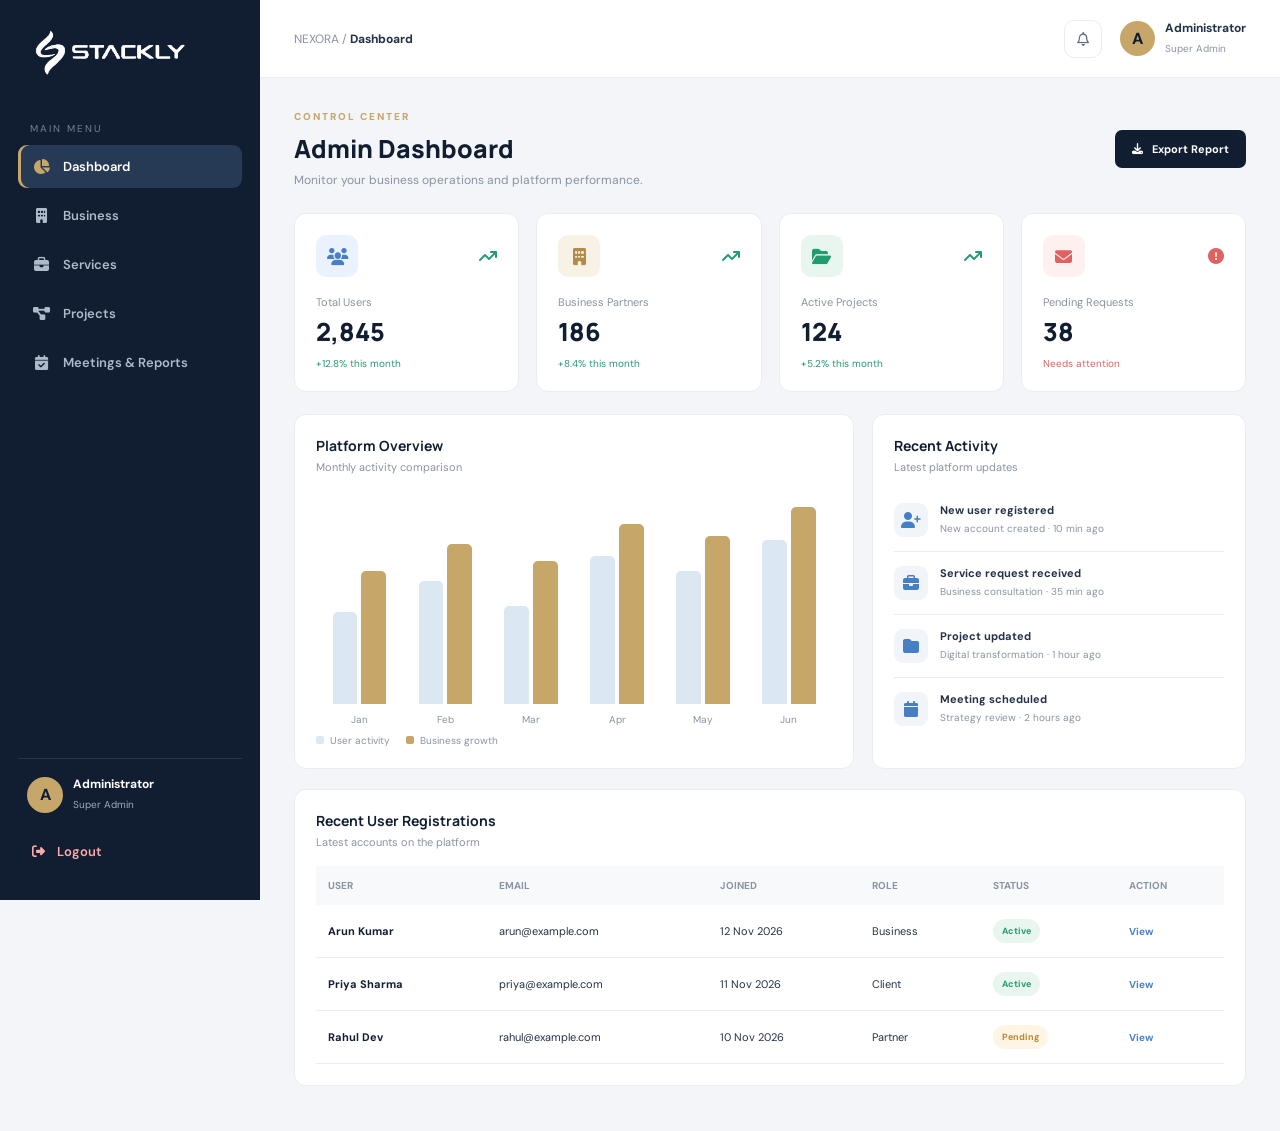
<file: admin-dashboard.html>
<!DOCTYPE html>
<html lang="en">
<head>
<meta charset="UTF-8">
<meta name="viewport" content="width=device-width, initial-scale=1.0">
<title>Admin Dashboard</title>

<link rel="preconnect" href="https://fonts.googleapis.com">
<link href="https://fonts.googleapis.com/css2?family=DM+Sans:wght@400;500;600;700&family=Manrope:wght@400;500;600;700;800&display=swap" rel="stylesheet">
<link rel="stylesheet" href="https://cdnjs.cloudflare.com/ajax/libs/font-awesome/6.7.2/css/all.min.css">

<style>
:root {
    --bg:#f3f5f8;
    --white:#fff;
    --navy:#111e32;
    --navy2:#1b2d47;
    --gold:#c7a66a;
    --text:#243247;
    --muted:#8993a2;
    --line:#e9edf2;
    --green:#239b72;
    --red:#df6262;
    --blue:#477fc5;
    --font:'DM Sans',sans-serif;
    --heading:'Manrope',sans-serif;
}
*{margin:0;padding:0;box-sizing:border-box}
body{font-family:var(--font);background:var(--bg);color:var(--text)}
a{text-decoration:none;color:inherit}
button{font:inherit;cursor:pointer}
.admin-layout{min-height:100vh}

/* SIDEBAR */
.sidebar{
    width:260px;position:fixed;inset:0 auto 0 0;
    background:var(--navy);color:#fff;padding:27px 18px;
    display:flex;flex-direction:column;z-index:100;
}
.brand{display:flex;align-items:center;gap:12px;padding:0 10px 30px}
.brand-icon{
    width:43px;height:43px;border:1px solid rgba(199,166,106,.6);
    display:grid;place-items:center;color:var(--gold);
    font-size:20px;border-radius:12px
}
.brand-name{font:800 18px var(--heading);letter-spacing:2px}
.brand-name small{display:block;font:500 9px var(--font);letter-spacing:3px;color:#9caabd;margin-top:4px}
.sidebar-label{font-size:10px;letter-spacing:2px;color:#718096;padding:15px 12px 10px}
.nav-list{display:grid;gap:6px}
.nav-item{
    display:flex;align-items:center;gap:13px;padding:13px 14px;
    color:#aeb9c9;border-radius:9px;font-size:13px;font-weight:600;
    transition:.25s;cursor:pointer
}
.nav-item i{width:18px;text-align:center;font-size:15px}
.nav-item:hover,.nav-item.active{background:#263a55;color:#fff}
.nav-item.active{box-shadow:inset 3px 0 var(--gold)}
.nav-item.active i{color:var(--gold)}
.sidebar-bottom{margin-top:auto}
.admin-mini{
    display:flex;align-items:center;gap:10px;padding:17px 9px;
    border-top:1px solid rgba(255,255,255,.1);margin-top:20px
}
.admin-avatar{width:36px;height:36px;border-radius:50%;background:var(--gold);display:grid;place-items:center;color:var(--navy);font-weight:800}
.admin-mini strong{font-size:12px;display:block}
.admin-mini small{font-size:10px;color:#9eabbc}
.logout{
    display:flex;gap:12px;align-items:center;padding:13px 14px;
    color:#ffaaaa;border-radius:8px;font-size:13px;font-weight:600
}
.logout:hover{background:rgba(255,255,255,.08)}

/* MAIN */
.main{margin-left:260px;min-height:100vh}
.topbar{
    height:78px;background:#fff;border-bottom:1px solid var(--line);
    display:flex;align-items:center;justify-content:space-between;
    padding:0 34px;position:sticky;top:0;z-index:50
}
.top-left{display:flex;align-items:center;gap:15px}
.menu-toggle{display:none;border:0;background:none;font-size:20px;color:var(--navy)}
.breadcrumb{font-size:12px;color:var(--muted)}
.breadcrumb strong{color:var(--text)}
.top-right{display:flex;align-items:center;gap:18px}
.top-icon{
    width:38px;height:38px;border:1px solid var(--line);border-radius:10px;
    display:grid;place-items:center;color:#637084;font-size:14px
}
.top-profile{display:flex;align-items:center;gap:10px}
.top-profile .admin-avatar{width:35px;height:35px}
.top-profile strong{font-size:12px;display:block}
.top-profile small{font-size:10px;color:var(--muted)}
.content{padding:32px 34px 45px;max-width:1600px;margin:auto}
.page{display:none;animation:pageIn .35s ease}
.page.active{display:block}
@keyframes pageIn{from{opacity:0;transform:translateY(9px)}to{opacity:1;transform:translateY(0)}}
.page-heading{display:flex;justify-content:space-between;align-items:center;gap:15px;margin-bottom:25px}
.page-heading h1{font:800 25px var(--heading);color:var(--navy)}
.page-heading p{font-size:12px;color:var(--muted);margin-top:6px}
.eyebrow{font-size:10px;letter-spacing:2px;color:var(--gold);font-weight:800;margin-bottom:8px}
.primary-btn{
    display:inline-flex;align-items:center;gap:9px;padding:12px 17px;
    background:var(--navy);color:#fff;border-radius:7px;font-size:11px;font-weight:700;
    transition:.25s
}
.primary-btn:hover{background:#2a4262;transform:translateY(-2px)}
.card{background:#fff;border:1px solid var(--line);border-radius:12px;padding:21px}
.card-title{font:700 14px var(--heading);color:var(--navy)}
.card-subtitle{font-size:11px;color:var(--muted);margin-top:5px}

/* STATS */
.stats-grid{display:grid;grid-template-columns:repeat(4,1fr);gap:17px;margin-bottom:22px}
.stat-card{background:#fff;padding:21px;border:1px solid var(--line);border-radius:12px}
.stat-top{display:flex;align-items:center;justify-content:space-between}
.stat-icon{width:42px;height:42px;border-radius:10px;display:grid;place-items:center;font-size:17px}
.icon-blue{background:#eaf2ff;color:#477fc5}
.icon-gold{background:#f8f1e5;color:#b48b4b}
.icon-green{background:#e8f6ef;color:#239b72}
.icon-red{background:#fff0f0;color:#df6262}
.stat-card p{font-size:11px;color:var(--muted);margin-top:18px}
.stat-card h2{font:800 25px var(--heading);color:var(--navy);margin-top:5px}
.stat-foot{font-size:10px;color:var(--green);margin-top:8px}
.dashboard-grid{display:grid;grid-template-columns:1.5fr 1fr;gap:18px;margin-bottom:20px}
.chart-area{height:230px;display:flex;align-items:end;gap:15px;padding:25px 8px 0}
.bar-group{height:100%;flex:1;display:flex;align-items:end;justify-content:center;gap:4px;position:relative}
.bar{width:35%;border-radius:5px 5px 0 0;background:#dce7f4;min-height:8px}
.bar.second{background:var(--gold)}
.bar-label{position:absolute;bottom:-22px;font-size:10px;color:var(--muted)}
.chart-legend{display:flex;gap:16px;margin-top:30px;font-size:10px;color:var(--muted)}
.chart-legend span:before{content:"";display:inline-block;width:8px;height:8px;background:#dce7f4;border-radius:2px;margin-right:6px}
.chart-legend span+span:before{background:var(--gold)}
.activity-list{display:grid;margin-top:15px}
.activity{display:flex;gap:12px;padding:14px 0;border-bottom:1px solid var(--line)}
.activity:last-child{border:0}
.activity-icon{width:34px;height:34px;border-radius:9px;background:#f1f4f8;display:grid;place-items:center;color:var(--blue);flex-shrink:0}
.activity strong{font-size:11px;display:block}
.activity small{font-size:10px;color:var(--muted);display:block;margin-top:5px}

/* TABLE */
.table-wrap{overflow-x:auto;margin-top:17px}
table{width:100%;border-collapse:collapse;min-width:650px}
th{text-align:left;font-size:10px;color:var(--muted);font-weight:700;padding:13px 12px;background:#f8f9fb}
td{padding:14px 12px;border-bottom:1px solid var(--line);font-size:11px}
td strong{font-size:11px;color:var(--navy)}
.status{display:inline-block;padding:6px 9px;border-radius:30px;font-size:9px;font-weight:700}
.status.active{background:#e8f6ef;color:#239b72}
.status.pending{background:#fff5e5;color:#b98732}
.status.review{background:#edf3ff;color:#477fc5}
.status.closed{background:#fff0f0;color:#d45e5e}
.table-action{color:var(--blue);font-weight:700;font-size:10px}

/* IMAGE CARDS */
.image-grid{display:grid;grid-template-columns:repeat(3,1fr);gap:18px}
.image-card{background:#fff;border:1px solid var(--line);border-radius:12px;overflow:hidden}
.image-card img{width:100%;height:175px;object-fit:cover;display:block;background:#e7ebf0}
.image-card-body{padding:18px}
.image-card-body h3{font:700 14px var(--heading);color:var(--navy)}
.image-card-body p{font-size:11px;color:var(--muted);line-height:1.7;margin:9px 0 15px}
.image-card-foot{display:flex;justify-content:space-between;align-items:center}
.image-card-foot span{font-size:10px;color:var(--muted)}
.text-btn{font-size:10px;color:var(--blue);font-weight:800}

/* USERS / MESSAGES */
.toolbar{display:flex;align-items:center;justify-content:space-between;gap:12px;flex-wrap:wrap;margin-bottom:15px}
.search-box{display:flex;align-items:center;gap:9px;background:#fff;border:1px solid var(--line);padding:11px 13px;border-radius:7px;color:var(--muted);font-size:11px}
.search-box input{border:0;outline:0;font:inherit;width:180px;color:var(--text)}
.profile-grid{display:grid;grid-template-columns:1fr 1fr;gap:18px}
.info-row{display:flex;justify-content:space-between;gap:15px;padding:15px 0;border-bottom:1px solid var(--line);font-size:11px}
.info-row span{color:var(--muted)}
.info-row strong{color:var(--navy)}
.settings-line{display:flex;justify-content:space-between;align-items:center;padding:17px 0;border-bottom:1px solid var(--line)}
.settings-line strong{font-size:12px}
.settings-line p{font-size:10px;color:var(--muted);margin-top:5px}
.settings-line a{font-size:10px;color:var(--blue);font-weight:700}

/* MOBILE */
.overlay{display:none;position:fixed;inset:0;background:rgba(0,0,0,.5);z-index:90}
@media(max-width:1100px){
    .stats-grid{grid-template-columns:repeat(2,1fr)}
    .image-grid{grid-template-columns:repeat(2,1fr)}
}
@media(max-width:760px){
    .sidebar{transform:translateX(-100%);transition:.3s}
    .sidebar.open{transform:translateX(0)}
    .overlay.show{display:block}
    .main{margin-left:0}
    .menu-toggle{display:block}
    .topbar{padding:0 17px;height:68px}
    .content{padding:25px 17px}
    .top-profile div:last-child{display:none}
    .dashboard-grid{grid-template-columns:1fr}
    .page-heading{align-items:flex-start;flex-direction:column}
    .image-grid{grid-template-columns:1fr}
}
@media(max-width:450px){
    .stats-grid{grid-template-columns:1fr 1fr;gap:10px}
    .stat-card{padding:14px}
    .stat-card h2{font-size:21px}
    .stat-icon{width:35px;height:35px}
    .top-right{gap:8px}
    .page-heading h1{font-size:22px}
    .profile-grid{grid-template-columns:1fr}
}

.brand-logo {
    width: 160px;
    height: 50px;
    object-fit: contain;
    display: block;
}
</style>
</head>

<body>
<div class="admin-layout">

    <!-- SIDEBAR -->
    <aside class="sidebar" id="sidebar">
        <a href="admin.html" class="brand" aria-label="NEXORA Admin">
    <img src="assets/logo.webp" alt="NEXORA Administration" class="brand-logo">
</a>

        <div class="sidebar-label">MAIN MENU</div>
        <nav class="nav-list">
            <a class="nav-item active" data-page="dashboard"><i class="fa-solid fa-chart-pie"></i> Dashboard</a>
            <a class="nav-item" data-page="business"><i class="fa-solid fa-building"></i> Business</a>
            <a class="nav-item" data-page="services"><i class="fa-solid fa-briefcase"></i> Services</a>
            <a class="nav-item" data-page="projects"><i class="fa-solid fa-diagram-project"></i> Projects</a>
            <a class="nav-item" data-page="meetings"><i class="fa-solid fa-calendar-check"></i> Meetings & Reports</a>

        </nav>

    

        <div class="sidebar-bottom">
            <div class="admin-mini">
                <div class="admin-avatar">A</div>
                <div><strong>Administrator</strong><small>Super Admin</small></div>
            </div>
            <a href="index.html" class="logout"><i class="fa-solid fa-right-from-bracket"></i> Logout</a>
        </div>
    </aside>

    <div class="overlay" id="overlay"></div>

    <!-- MAIN CONTENT -->
    <main class="main">
        <header class="topbar">
            <div class="top-left">
                <button class="menu-toggle" id="menuToggle"><i class="fa-solid fa-bars"></i></button>
                <div class="breadcrumb">NEXORA / <strong id="breadcrumb">Dashboard</strong></div>
            </div>
            <div class="top-right">
                <a href="404.html" class="top-icon"><i class="fa-regular fa-bell"></i></a>
                <div class="top-profile">
                    <div class="admin-avatar">A</div>
                    <div><strong>Administrator</strong><small>Super Admin</small></div>
                </div>
            </div>
        </header>

        <div class="content">

            <!-- DASHBOARD -->
            <section class="page active" id="dashboard">
                <div class="page-heading">
                    <div><div class="eyebrow">CONTROL CENTER</div><h1>Admin Dashboard</h1><p>Monitor your business operations and platform performance.</p></div>
                    <a href="404.html" class="primary-btn"><i class="fa-solid fa-download"></i> Export Report</a>
                </div>

                <div class="stats-grid">
                    <div class="stat-card"><div class="stat-top"><div class="stat-icon icon-blue"><i class="fa-solid fa-users"></i></div><i class="fa-solid fa-arrow-trend-up" style="color:var(--green)"></i></div><p>Total Users</p><h2>2,845</h2><div class="stat-foot">+12.8% this month</div></div>
                    <div class="stat-card"><div class="stat-top"><div class="stat-icon icon-gold"><i class="fa-solid fa-building"></i></div><i class="fa-solid fa-arrow-trend-up" style="color:var(--green)"></i></div><p>Business Partners</p><h2>186</h2><div class="stat-foot">+8.4% this month</div></div>
                    <div class="stat-card"><div class="stat-top"><div class="stat-icon icon-green"><i class="fa-solid fa-folder-open"></i></div><i class="fa-solid fa-arrow-trend-up" style="color:var(--green)"></i></div><p>Active Projects</p><h2>124</h2><div class="stat-foot">+5.2% this month</div></div>
                    <div class="stat-card"><div class="stat-top"><div class="stat-icon icon-red"><i class="fa-solid fa-envelope"></i></div><i class="fa-solid fa-circle-exclamation" style="color:var(--red)"></i></div><p>Pending Requests</p><h2>38</h2><div class="stat-foot" style="color:var(--red)">Needs attention</div></div>
                </div>

                <div class="dashboard-grid">
                    <div class="card">
                        <div class="card-title">Platform Overview</div><div class="card-subtitle">Monthly activity comparison</div>
                        <div class="chart-area">
                            <div class="bar-group"><div class="bar" style="height:45%"></div><div class="bar second" style="height:65%"></div><span class="bar-label">Jan</span></div>
                            <div class="bar-group"><div class="bar" style="height:60%"></div><div class="bar second" style="height:78%"></div><span class="bar-label">Feb</span></div>
                            <div class="bar-group"><div class="bar" style="height:48%"></div><div class="bar second" style="height:70%"></div><span class="bar-label">Mar</span></div>
                            <div class="bar-group"><div class="bar" style="height:72%"></div><div class="bar second" style="height:88%"></div><span class="bar-label">Apr</span></div>
                            <div class="bar-group"><div class="bar" style="height:65%"></div><div class="bar second" style="height:82%"></div><span class="bar-label">May</span></div>
                            <div class="bar-group"><div class="bar" style="height:80%"></div><div class="bar second" style="height:96%"></div><span class="bar-label">Jun</span></div>
                        </div>
                        <div class="chart-legend"><span>User activity</span><span>Business growth</span></div>
                    </div>

                    <div class="card">
                        <div class="card-title">Recent Activity</div><div class="card-subtitle">Latest platform updates</div>
                        <div class="activity-list">
                            <div class="activity"><div class="activity-icon"><i class="fa-solid fa-user-plus"></i></div><div><strong>New user registered</strong><small>New account created · 10 min ago</small></div></div>
                            <div class="activity"><div class="activity-icon"><i class="fa-solid fa-briefcase"></i></div><div><strong>Service request received</strong><small>Business consultation · 35 min ago</small></div></div>
                            <div class="activity"><div class="activity-icon"><i class="fa-solid fa-folder"></i></div><div><strong>Project updated</strong><small>Digital transformation · 1 hour ago</small></div></div>
                            <div class="activity"><div class="activity-icon"><i class="fa-solid fa-calendar"></i></div><div><strong>Meeting scheduled</strong><small>Strategy review · 2 hours ago</small></div></div>
                        </div>
                    </div>
                </div>

                <div class="card">
                    <div class="card-title">Recent User Registrations</div><div class="card-subtitle">Latest accounts on the platform</div>
                    <div class="table-wrap"><table>
                        <thead><tr><th>USER</th><th>EMAIL</th><th>JOINED</th><th>ROLE</th><th>STATUS</th><th>ACTION</th></tr></thead>
                        <tbody>
                            <tr><td><strong>Arun Kumar</strong></td><td>arun@example.com</td><td>12 Nov 2026</td><td>Business</td><td><span class="status active">Active</span></td><td><a href="404.html" class="table-action">View</a></td></tr>
                            <tr><td><strong>Priya Sharma</strong></td><td>priya@example.com</td><td>11 Nov 2026</td><td>Client</td><td><span class="status active">Active</span></td><td><a href="404.html" class="table-action">View</a></td></tr>
                            <tr><td><strong>Rahul Dev</strong></td><td>rahul@example.com</td><td>10 Nov 2026</td><td>Partner</td><td><span class="status pending">Pending</span></td><td><a href="404.html" class="table-action">View</a></td></tr>
                        </tbody>
                    </table></div>
                </div>
            </section>

            <!-- USERS -->
            <section class="page" id="users">
                <div class="page-heading"><div><div class="eyebrow">USER MANAGEMENT</div><h1>Users</h1><p>Manage platform users, accounts and access requests.</p></div><a href="404.html" class="primary-btn"><i class="fa-solid fa-user-plus"></i> Add New User</a></div>
                <div class="stats-grid">
                    <div class="stat-card"><p>Total Accounts</p><h2>2,845</h2><div class="stat-foot">All registered users</div></div>
                    <div class="stat-card"><p>Active Accounts</p><h2>2,610</h2><div class="stat-foot">Currently active</div></div>
                    <div class="stat-card"><p>Pending Approval</p><h2>186</h2><div class="stat-foot" style="color:var(--gold)">Awaiting review</div></div>
                    <div class="stat-card"><p>Restricted</p><h2>49</h2><div class="stat-foot" style="color:var(--red)">Access restricted</div></div>
                </div>
                <div class="card"><div class="toolbar"><div><div class="card-title">All Users</div><div class="card-subtitle">Account directory and user status</div></div><a href="404.html" class="primary-btn">Manage Users</a></div>
                    <div class="table-wrap"><table><thead><tr><th>NAME</th><th>EMAIL</th><th>ROLE</th><th>JOINED</th><th>STATUS</th><th>ACTION</th></tr></thead><tbody>
                        <tr><td><strong>Arun Kumar</strong></td><td>arun@example.com</td><td>Business</td><td>12 Nov 2026</td><td><span class="status active">Active</span></td><td><a href="404.html" class="table-action">View details</a></td></tr>
                        <tr><td><strong>Priya Sharma</strong></td><td>priya@example.com</td><td>Client</td><td>11 Nov 2026</td><td><span class="status active">Active</span></td><td><a href="404.html" class="table-action">View details</a></td></tr>
                        <tr><td><strong>Rahul Dev</strong></td><td>rahul@example.com</td><td>Partner</td><td>10 Nov 2026</td><td><span class="status pending">Pending</span></td><td><a href="404.html" class="table-action">Review</a></td></tr>
                        <tr><td><strong>Meera Raj</strong></td><td>meera@example.com</td><td>Client</td><td>09 Nov 2026</td><td><span class="status active">Active</span></td><td><a href="404.html" class="table-action">View details</a></td></tr>
                    </tbody></table></div>
                </div>
            </section>

            <!-- BUSINESS -->
            <section class="page" id="business">
                <div class="page-heading"><div><div class="eyebrow">ORGANIZATION DIRECTORY</div><h1>Business Management</h1><p>Manage business partners and organizational relationships.</p></div><a href="404.html" class="primary-btn"><i class="fa-solid fa-plus"></i> Add Business</a></div>
                <div class="image-grid">
                    <article class="image-card"><img src="assets/i6.webp" alt="Business management"><div class="image-card-body"><h3>Business Partnerships</h3><p>Manage strategic partnerships, company relationships and collaboration opportunities.</p><div class="image-card-foot"><span>86 Partnerships</span><a href="404.html" class="text-btn">Manage <i class="fa-solid fa-arrow-right"></i></a></div></div></article>
                    <article class="image-card"><img src="assets/s3.webp" alt="Business operations"><div class="image-card-body"><h3>Business Operations</h3><p>Monitor organizational activity, operational progress and business performance.</p><div class="image-card-foot"><span>54 Operations</span><a href="404.html" class="text-btn">Explore <i class="fa-solid fa-arrow-right"></i></a></div></div></article>
                    <article class="image-card"><img src="assets/h16.webp" alt="Business growth"><div class="image-card-body"><h3>Growth & Expansion</h3><p>Review expansion opportunities, business development and growth initiatives.</p><div class="image-card-foot"><span>46 Initiatives</span><a href="404.html" class="text-btn">Explore <i class="fa-solid fa-arrow-right"></i></a></div></div></article>
                </div>
                <div class="card" style="margin-top:20px"><div class="card-title">Business Directory</div><div class="card-subtitle">Registered organizations and partnership status</div><div class="table-wrap"><table><thead><tr><th>ORGANIZATION</th><th>CATEGORY</th><th>CONTACT</th><th>STATUS</th><th>ACTION</th></tr></thead><tbody>
                    <tr><td><strong>Vertex Technologies</strong></td><td>Technology</td><td>contact@vertex.com</td><td><span class="status active">Verified</span></td><td><a href="404.html" class="table-action">Details</a></td></tr>
                    <tr><td><strong>Prime Solutions</strong></td><td>Consulting</td><td>hello@prime.com</td><td><span class="status pending">Review</span></td><td><a href="404.html" class="table-action">Review</a></td></tr>
                    <tr><td><strong>Northstar Group</strong></td><td>Finance</td><td>info@northstar.com</td><td><span class="status active">Verified</span></td><td><a href="404.html" class="table-action">Details</a></td></tr>
                </tbody></table></div></div>
            </section>

            <!-- SERVICES -->
            <section class="page" id="services">
                <div class="page-heading"><div><div class="eyebrow">SERVICE CONTROL</div><h1>Services Management</h1><p>Oversee services, requests and delivery operations.</p></div><a href="404.html" class="primary-btn"><i class="fa-solid fa-plus"></i> Add Service</a></div>
                <div class="image-grid">
                    <article class="image-card"><img src="assets/i9.webp" alt="Consulting services"><div class="image-card-body"><h3>Business Consulting</h3><p>Strategic guidance, business planning and organizational consulting services.</p><div class="image-card-foot"><span>32 Requests</span><a href="404.html" class="text-btn">Manage <i class="fa-solid fa-arrow-right"></i></a></div></div></article>
                    <article class="image-card"><img src="assets/h14.webp" alt="Digital services"><div class="image-card-body"><h3>Digital Solutions</h3><p>Technology services, digital transformation and modern business solutions.</p><div class="image-card-foot"><span>48 Requests</span><a href="404.html" class="text-btn">Manage <i class="fa-solid fa-arrow-right"></i></a></div></div></article>
                    <article class="image-card"><img src="assets/h6.webp" alt="Growth services"><div class="image-card-body"><h3>Growth Strategy</h3><p>Market research, business development and sustainable growth planning.</p><div class="image-card-foot"><span>26 Requests</span><a href="404.html" class="text-btn">Manage <i class="fa-solid fa-arrow-right"></i></a></div></div></article>
                    <article class="image-card"><img src="assets/h13.webp" alt="Research services"><div class="image-card-body"><h3>Research & Analytics</h3><p>Market intelligence, data insights and performance analysis services.</p><div class="image-card-foot"><span>18 Requests</span><a href="404.html" class="text-btn">Manage <i class="fa-solid fa-arrow-right"></i></a></div></div></article>
                    <article class="image-card"><img src="assets/a4.webp" alt="Financial services"><div class="image-card-body"><h3>Financial Advisory</h3><p>Financial planning, operational reviews and strategic advisory services.</p><div class="image-card-foot"><span>21 Requests</span><a href="404.html" class="text-btn">Manage <i class="fa-solid fa-arrow-right"></i></a></div></div></article>
                    <article class="image-card"><img src="assets/h3.webp" alt="Management services"><div class="image-card-body"><h3>Management Solutions</h3><p>Process improvement, team management and operational development.</p><div class="image-card-foot"><span>15 Requests</span><a href="404.html" class="text-btn">Manage <i class="fa-solid fa-arrow-right"></i></a></div></div></article>
                </div>
            </section>

            <!-- PROJECTS -->
            <section class="page" id="projects">
                <div class="page-heading"><div><div class="eyebrow">PROJECT TRACKING</div><h1>Projects</h1><p>Track ongoing projects, milestones and delivery status.</p></div><a href="404.html" class="primary-btn"><i class="fa-solid fa-plus"></i> Create Project</a></div>
                <div class="stats-grid">
                    <div class="stat-card"><p>Total Projects</p><h2>124</h2><div class="stat-foot">Across all teams</div></div>
                    <div class="stat-card"><p>In Progress</p><h2>68</h2><div class="stat-foot">Currently active</div></div>
                    <div class="stat-card"><p>Completed</p><h2>42</h2><div class="stat-foot">Successfully delivered</div></div>
                    <div class="stat-card"><p>On Hold</p><h2>14</h2><div class="stat-foot" style="color:var(--red)">Requires review</div></div>
                </div>
                <div class="image-grid">
                    <article class="image-card"><img src="assets/h2.webp" alt="Strategy project"><div class="image-card-body"><h3>Corporate Strategy</h3><p>Business planning and long-term organizational development.</p><div class="image-card-foot"><span>Progress: 78%</span><a href="404.html" class="text-btn">View <i class="fa-solid fa-arrow-right"></i></a></div></div></article>
                    <article class="image-card"><img src="assets/h14.webp" alt="Digital project"><div class="image-card-body"><h3>Digital Transformation</h3><p>Modernization of business systems and digital operations.</p><div class="image-card-foot"><span>Progress: 56%</span><a href="404.html" class="text-btn">View <i class="fa-solid fa-arrow-right"></i></a></div></div></article>
                    <article class="image-card"><img src="assets/h13.webp" alt="Growth project"><div class="image-card-body"><h3>Market Expansion</h3><p>New market opportunities and strategic growth planning.</p><div class="image-card-foot"><span>Progress: 35%</span><a href="404.html" class="text-btn">View <i class="fa-solid fa-arrow-right"></i></a></div></div></article>
                </div>
            </section>

            <!-- MEETINGS -->
            <section class="page" id="meetings">
                <div class="page-heading"><div><div class="eyebrow">SCHEDULE & DOCUMENTATION</div><h1>Meetings & Reports</h1><p>Manage meeting schedules, records and business reports.</p></div><a href="404.html" class="primary-btn"><i class="fa-solid fa-calendar-plus"></i> Schedule Meeting</a></div>
                <div class="image-grid">
                    <article class="image-card"><img src="assets/c2.webp" alt="Strategy meeting"><div class="image-card-body"><h3>Strategy Meetings</h3><p>Leadership discussions, business planning and strategic reviews.</p><div class="image-card-foot"><span>12 Meetings</span><a href="404.html" class="text-btn">View <i class="fa-solid fa-arrow-right"></i></a></div></div></article>
                    <article class="image-card"><img src="assets/c3.webp" alt="Project meeting"><div class="image-card-body"><h3>Project Reviews</h3><p>Project milestones, team updates and delivery discussions.</p><div class="image-card-foot"><span>18 Meetings</span><a href="404.html" class="text-btn">View <i class="fa-solid fa-arrow-right"></i></a></div></div></article>
                    <article class="image-card"><img src="assets/a7.webp" alt="Business review"><div class="image-card-body"><h3>Business Reports</h3><p>Performance reports, operational summaries and analytics.</p><div class="image-card-foot"><span>24 Reports</span><a href="404.html" class="text-btn">View <i class="fa-solid fa-arrow-right"></i></a></div></div></article>
                </div>
                <div class="card" style="margin-top:20px"><div class="card-title">Upcoming Meetings</div><div class="card-subtitle">Scheduled business meetings and reviews</div><div class="table-wrap"><table><thead><tr><th>MEETING</th><th>DATE</th><th>TIME</th><th>PARTICIPANTS</th><th>STATUS</th><th>ACTION</th></tr></thead><tbody>
                    <tr><td><strong>Quarterly Strategy Review</strong></td><td>14 Nov 2026</td><td>10:00 AM</td><td>8 Members</td><td><span class="status active">Confirmed</span></td><td><a href="404.html" class="table-action">Details</a></td></tr>
                    <tr><td><strong>Digital Project Review</strong></td><td>16 Nov 2026</td><td>02:00 PM</td><td>6 Members</td><td><span class="status pending">Pending</span></td><td><a href="404.html" class="table-action">Details</a></td></tr>
                    <tr><td><strong>Business Growth Meeting</strong></td><td>18 Nov 2026</td><td>11:30 AM</td><td>5 Members</td><td><span class="status review">Scheduled</span></td><td><a href="404.html" class="table-action">Details</a></td></tr>
                </tbody></table></div></div>
            </section>

            <!-- MESSAGES -->
            <section class="page" id="messages">
                <div class="page-heading"><div><div class="eyebrow">COMMUNICATION CENTER</div><h1>Messages</h1><p>Review incoming inquiries and communication requests.</p></div><a href="404.html" class="primary-btn"><i class="fa-solid fa-envelope-open"></i> Manage Inbox</a></div>
                <div class="stats-grid">
                    <div class="stat-card"><p>Total Messages</p><h2>286</h2></div>
                    <div class="stat-card"><p>Unread</p><h2>18</h2></div>
                    <div class="stat-card"><p>Replied</p><h2>214</h2></div>
                    <div class="stat-card"><p>Pending</p><h2>54</h2></div>
                </div>
                <div class="card"><div class="card-title">Recent Messages</div><div class="card-subtitle">Latest inquiries received from users</div><div class="table-wrap"><table><thead><tr><th>SENDER</th><th>SUBJECT</th><th>RECEIVED</th><th>STATUS</th><th>ACTION</th></tr></thead><tbody>
                    <tr><td><strong>Arun Kumar</strong></td><td>Business partnership inquiry</td><td>Today, 10:20 AM</td><td><span class="status pending">Unread</span></td><td><a href="404.html" class="table-action">Open</a></td></tr>
                    <tr><td><strong>Priya Sharma</strong></td><td>Service information request</td><td>Today, 09:15 AM</td><td><span class="status review">In Review</span></td><td><a href="404.html" class="table-action">Open</a></td></tr>
                    <tr><td><strong>Rahul Dev</strong></td><td>Project consultation</td><td>Yesterday</td><td><span class="status active">Replied</span></td><td><a href="404.html" class="table-action">Open</a></td></tr>
                </tbody></table></div></div>
            </section>

            <!-- SETTINGS -->
            <section class="page" id="settings">
                <div class="page-heading"><div><div class="eyebrow">ADMIN PREFERENCES</div><h1>Settings</h1><p>Manage administrative preferences and platform configuration.</p></div></div>
                <div class="profile-grid">
                    <div class="card"><div class="card-title">Administrator Profile</div><div class="card-subtitle">Account information</div>
                        <div class="info-row"><span>Name</span><strong>Administrator</strong></div>
                        <div class="info-row"><span>Email</span><strong>admin@nexora.com</strong></div>
                        <div class="info-row"><span>Account Role</span><strong>Super Admin</strong></div>
                        <div class="info-row"><span>Account Status</span><strong style="color:var(--green)">Active</strong></div>
                        <a href="404.html" class="primary-btn" style="margin-top:20px">Edit Profile <i class="fa-solid fa-arrow-right"></i></a>
                    </div>
                    <div class="card"><div class="card-title">Platform Configuration</div><div class="card-subtitle">Administrative controls</div>
                        <div class="settings-line"><div><strong>Account Management</strong><p>Manage admin and user access</p></div><a href="404.html">Configure →</a></div>
                        <div class="settings-line"><div><strong>Security Preferences</strong><p>Review platform security settings</p></div><a href="404.html">Configure →</a></div>
                        <div class="settings-line"><div><strong>Notification Settings</strong><p>Manage system notifications</p></div><a href="404.html">Configure →</a></div>
                        <div class="settings-line"><div><strong>System Preferences</strong><p>Platform configuration options</p></div><a href="404.html">Configure →</a></div>
                    </div>
                </div>
            </section>

        </div>
    </main>
</div>

<script>
const sidebar = document.getElementById('sidebar');
const overlay = document.getElementById('overlay');
const menuToggle = document.getElementById('menuToggle');
const breadcrumb = document.getElementById('breadcrumb');

const navItems = document.querySelectorAll('.nav-item[data-page]');
const pages = document.querySelectorAll('.page');

function openPage(pageName) {
    const target = document.getElementById(pageName);
    if (!target) return;

    pages.forEach(page => page.classList.remove('active'));
    navItems.forEach(item => item.classList.remove('active'));

    target.classList.add('active');

    const activeItem = document.querySelector(
        '.nav-item[data-page="' + pageName + '"]'
    );

    if (activeItem) {
        activeItem.classList.add('active');
        breadcrumb.textContent = activeItem.textContent.trim();
    }

    sidebar.classList.remove('open');
    overlay.classList.remove('show');
    window.scrollTo({ top: 0, behavior: 'smooth' });
}

navItems.forEach(item => {
    item.addEventListener('click', () => {
        openPage(item.dataset.page);
    });
});

menuToggle.addEventListener('click', () => {
    sidebar.classList.toggle('open');
    overlay.classList.toggle('show');
});

overlay.addEventListener('click', () => {
    sidebar.classList.remove('open');
    overlay.classList.remove('show');
});

document.addEventListener('keydown', event => {
    if (event.key === 'Escape') {
        sidebar.classList.remove('open');
        overlay.classList.remove('show');
    }
});
</script>
</body>
</html>
</file>
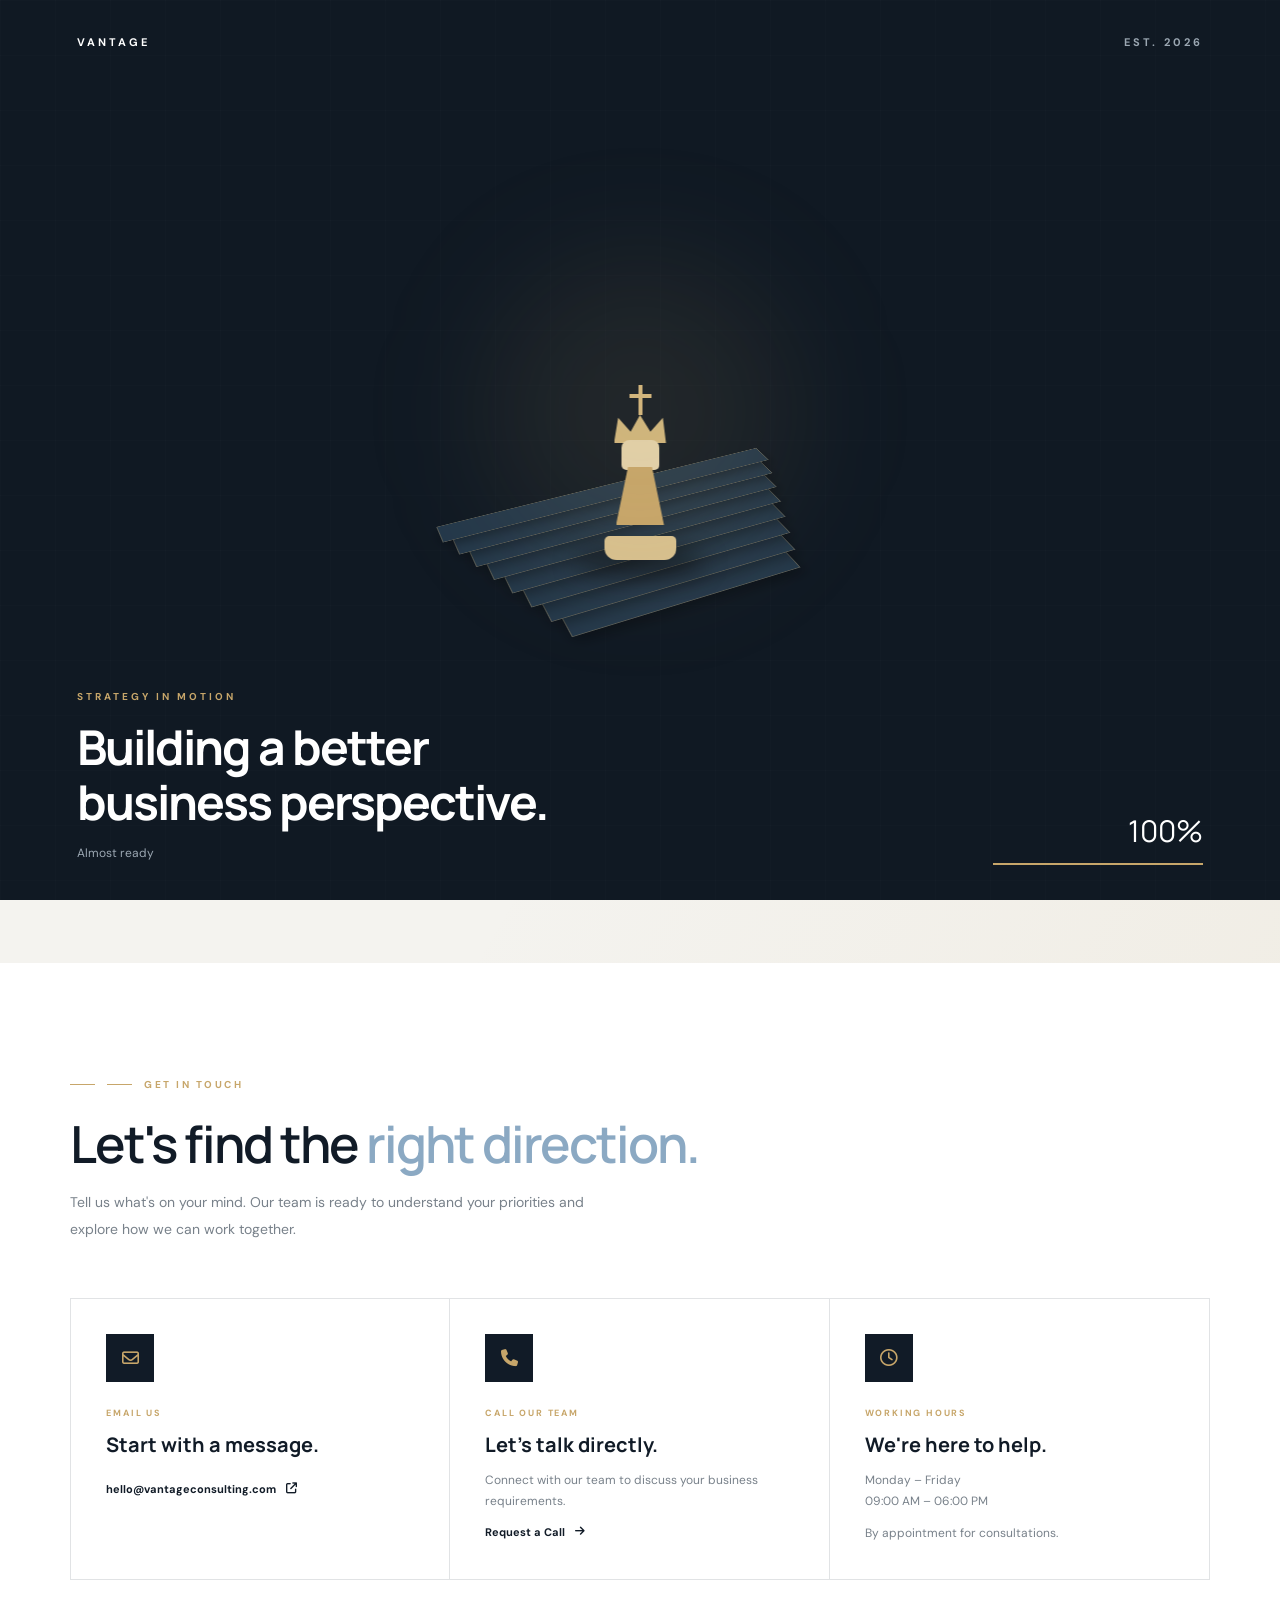
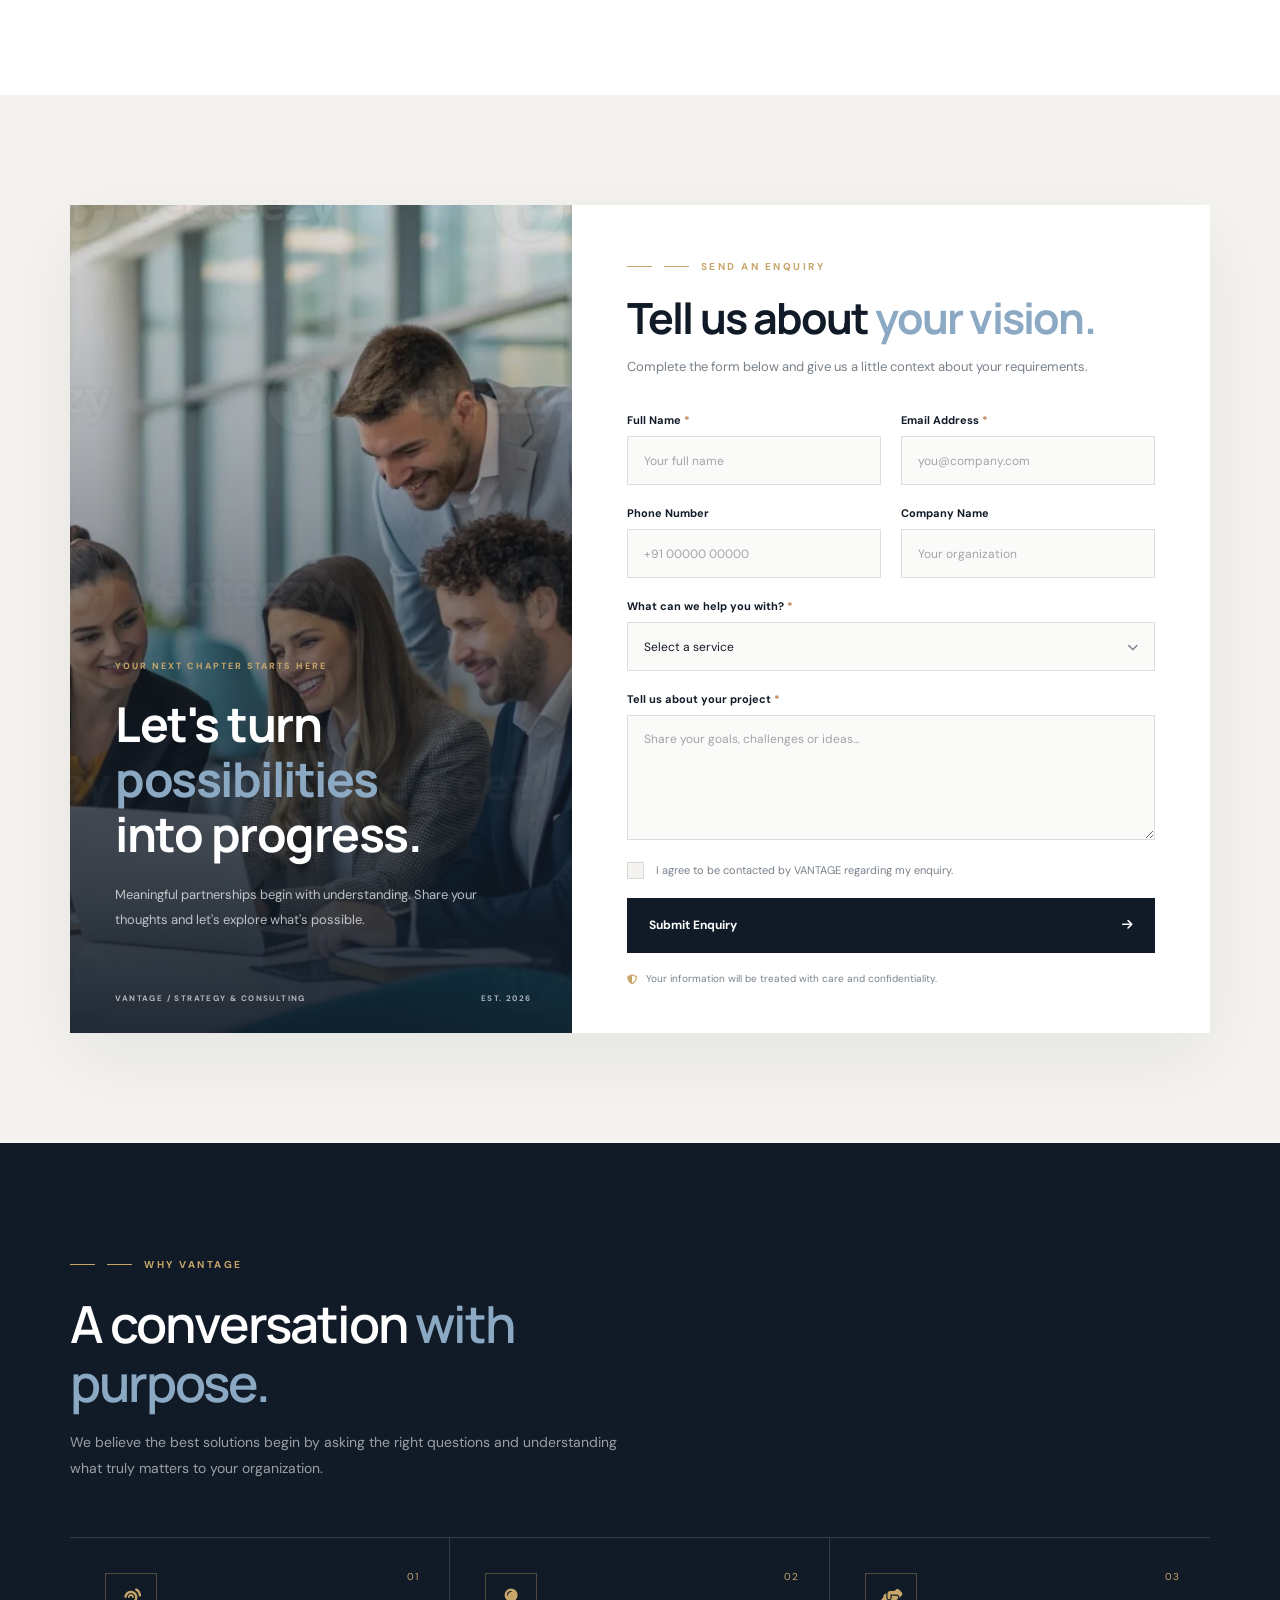
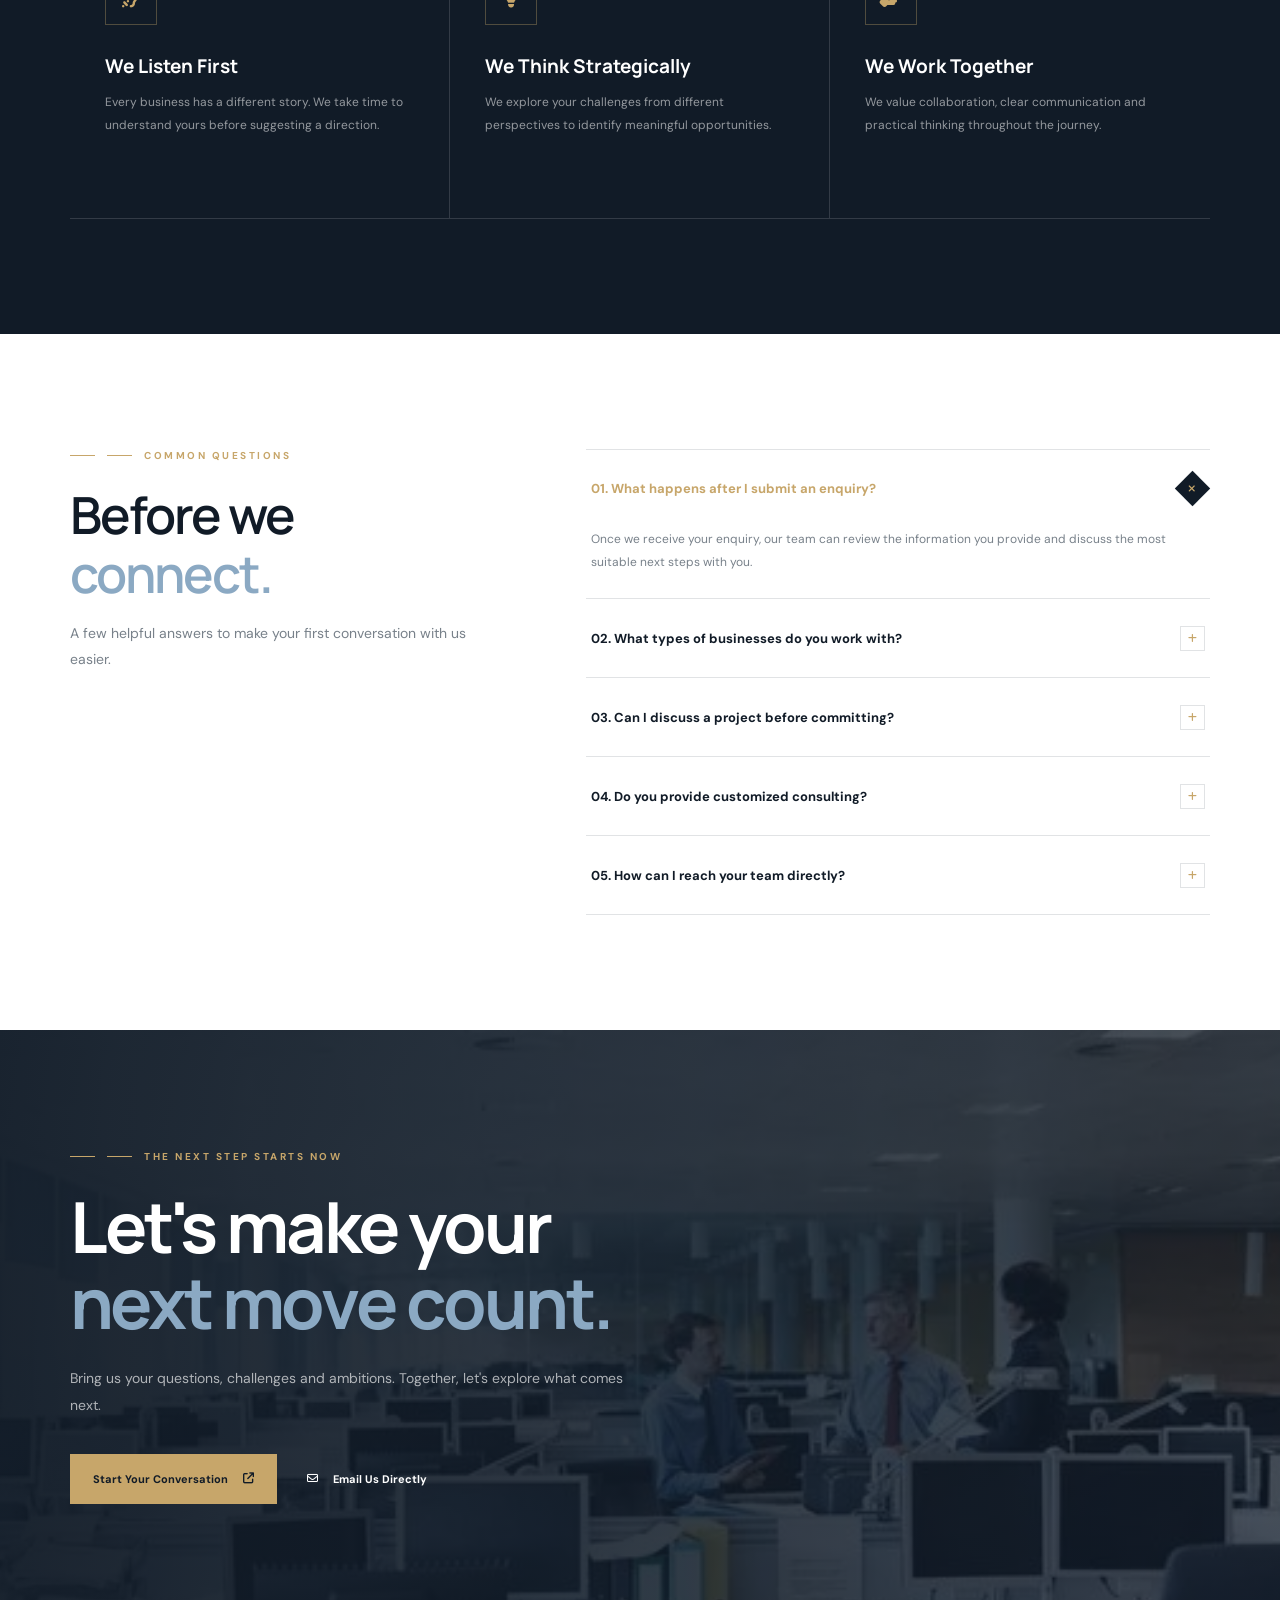
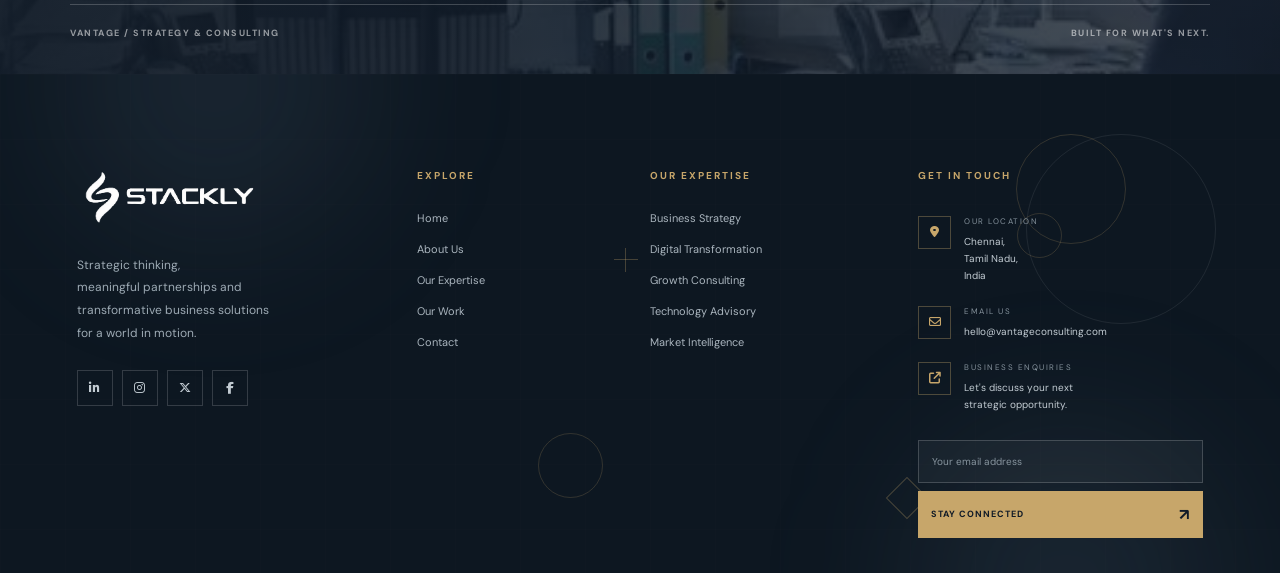
<file: contact.html>
<!DOCTYPE html>
<html lang="en">

<head>
    <meta charset="UTF-8">
    <meta name="viewport" content="width=device-width, initial-scale=1.0">

    <title>Contact Us </title>

    <meta name="description"
        content="Connect with VANTAGE Strategy & Consulting. Let's discuss your business challenges, strategic goals and opportunities for growth.">

    <link rel="preconnect" href="https://fonts.googleapis.com">
    <link rel="preconnect" href="https://fonts.gstatic.com" crossorigin>

    <link href="https://fonts.googleapis.com/css2?family=DM+Sans:wght@400;500;600;700&family=Manrope:wght@400;500;600;700;800&display=swap"
        rel="stylesheet">

    <link rel="stylesheet"
        href="https://cdnjs.cloudflare.com/ajax/libs/font-awesome/6.7.2/css/all.min.css">

    <!-- GLOBAL CSS -->
    <link rel="stylesheet" href="css/style.css">

    <!-- CONTACT PAGE CSS -->
    <link rel="stylesheet" href="css/contact.css">

    <!-- ANIMATION CSS -->
    <link rel="stylesheet" href="css/animation.css">


    <link rel="stylesheet" href="css/responsive.css">

</head>

<body>
<!-- =====================================================
     SCROLL PROGRESS
===================================================== -->

<div class="scroll-progress" id="scrollProgress"></div>



<!-- =====================================================
     CINEMATIC 3D PRELOADER
===================================================== -->

<div class="preloader" id="preloader">

    <div class="preloader-background"></div>

    <div class="preloader-top">

        <span>VANTAGE</span>

        <span>EST. 2026</span>

    </div>


    <div class="preloader-scene">

        <div class="staircase-perspective">

            <div class="stair stair-1"></div>
            <div class="stair stair-2"></div>
            <div class="stair stair-3"></div>
            <div class="stair stair-4"></div>
            <div class="stair stair-5"></div>
            <div class="stair stair-6"></div>
            <div class="stair stair-7"></div>
            <div class="stair stair-8"></div>

        </div>


        <div class="chess-king-container" id="chessKing">

            <div class="king-shadow"></div>

            <div class="chess-king">

                <div class="king-cross"></div>

                <div class="king-crown"></div>

                <div class="king-head"></div>

                <div class="king-body"></div>

                <div class="king-base"></div>

            </div>

        </div>


        <div class="preloader-light"></div>

    </div>


    <div class="preloader-bottom">

        <div class="preloader-copy">

            <span class="preloader-label">
                STRATEGY IN MOTION
            </span>

            <h2>
                Building a better<br>
                business perspective.
            </h2>

            <p id="preloaderStatus">
                Preparing your experience...
            </p>

        </div>


        <div class="preloader-progress-area">

            <div class="preloader-percentage" id="preloaderPercentage">
                00%
            </div>

            <div class="preloader-track">

                <div class="preloader-fill" id="preloaderFill"></div>

            </div>

        </div>

    </div>


</div>



<!-- =====================================================
     CUSTOM CURSOR
===================================================== -->

<div class="custom-cursor" id="customCursor"></div>

<div class="cursor-outline" id="cursorOutline"></div>



<!-- =====================================================
     HEADER
===================================================== -->

<header class="site-header" id="siteHeader">

    <div class="header-container">


        <!-- LOGO -->
<a href="index.html" class="brand">
    <img src="assets/logo.webp" alt="VANTAGE Logo" class="brand-logo">
</a>



        <!-- DESKTOP NAVIGATION -->

        <nav class="desktop-navigation">

            <a href="index.html" class="nav-link ">Home</a>

            <a href="about.html" class="nav-link">About</a>

            <a href="services.html" class="nav-link">Services</a>

            <a href="industries.html" class="nav-link">Industries</a>

            <a href="contact.html" class="nav-link active">Contact</a>

        </nav>



        <!-- HEADER ACTIONS -->

        <div class="header-actions">


            <button class="login-trigger" data-open-login>

                <i class="fa-regular fa-user"></i>

                <span>Sign In</span>

            </button>


            <a href="404.html" class="header-cta">

                Let's Talk

                <i class="fa-solid fa-arrow-up-right-from-square"></i>

            </a>


        </div>



        <!-- MOBILE MENU BUTTON -->

        <button class="menu-toggle" id="menuToggle" aria-label="Open navigation" aria-expanded="false">

            <span></span>
            <span></span>

        </button>


    </div>

</header>



<!-- =====================================================
     MOBILE NAVIGATION
===================================================== -->

<div class="mobile-overlay" id="mobileOverlay"></div>


<aside class="mobile-drawer" id="mobileDrawer">

    <div class="drawer-header">

        <a href="index.html" class="drawer-brand">
            VANTAGE
        </a>

        <button id="drawerClose" aria-label="Close navigation">

            <i class="fa-solid fa-xmark"></i>

        </button>

    </div>


    <div class="drawer-content">

        <span class="drawer-label">NAVIGATION / 2026</span>


        <nav class="drawer-navigation">

            <a href="index.html">
                Home <span>01</span>
            </a>

            <a href="about.html">
                About <span>02</span>
            </a>

            <a href="services.html">
                Services <span>03</span>
            </a>

            <a href="industries.html">
                Industries <span>04</span>
            </a>

            <a href="contact.html">
                Contact <span>05</span>
            </a>

        </nav>


        <div class="drawer-footer">

            <p>Let's build something meaningful.</p>

            <button data-open-login class="drawer-login">

                <i class="fa-regular fa-user"></i>

                Sign In

            </button>

        </div>

    </div>

</aside>




<!-- =====================================================
     LOGIN MODAL
===================================================== -->

<div class="login-modal" id="loginModal" aria-hidden="true">

    <div class="login-backdrop" data-close-login></div>


    <div class="login-dialog" role="dialog" aria-modal="true" aria-labelledby="loginTitle">


        <button class="login-close" data-close-login aria-label="Close login">

            <i class="fa-solid fa-xmark"></i>

        </button>



        <!-- LOGIN VISUAL SIDE -->

        <div class="login-visual">

            <img
                src="assets/l1.webp"
                alt="Vantage corporate office"
                loading="lazy"
            >


            <div class="login-visual-overlay"></div>


            <div class="login-visual-content">

                <span class="login-mini-label">
                    VANTAGE / PRIVATE ACCESS
                </span>


                <h2>
                    Your next<br>
                    chapter starts<br>
                    <span>here.</span>
                </h2>


                <p>
                    A smarter workspace for modern business leaders.
                </p>


                <div class="login-security-badge">

                    <i class="fa-solid fa-shield-halved"></i>

                    Secure Enterprise Access

                </div>

            </div>

        </div>



        <!-- LOGIN FORM SIDE -->

        <div class="login-form-panel">


            <div class="login-form-brand">

                <span class="brand-symbol">

                    <span></span>
                    <span></span>
                    <span></span>

                </span>

                <strong>VANTAGE</strong>

            </div>



            <span class="login-eyebrow">
                WELCOME BACK
            </span>


            <h2 id="loginTitle">
                Sign in to your<br>
                workspace.
            </h2>


            <p class="login-description">
                Access your business consulting workspace securely.
            </p>



            <!-- LOGIN TABS -->

            <div class="login-tabs">

                <button class="login-tab active" data-login-tab="user">

                    USER LOGIN

                </button>


                <button class="login-tab" data-login-tab="admin">

                    ADMIN LOGIN

                </button>

            </div>



            <!-- USER LOGIN -->

            <form class="login-form active" id="userLoginForm">


                <div class="form-group">

                    <label for="userEmail">Email Address</label>

                    <div class="login-input">

                        <i class="fa-regular fa-envelope"></i>

                        <input
                            type="email"
                            id="userEmail"
                            placeholder="name@company.com"
                            required
                        >

                    </div>

                </div>



                <div class="form-group">

                    <label for="userPassword">Password</label>

                    <div class="login-input">

                        <i class="fa-solid fa-lock"></i>

                        <input
                            type="password"
                            id="userPassword"
                            placeholder="Enter your password"
                            required
                        >

                        <button type="button" class="password-toggle" data-password="userPassword">

                            <i class="fa-regular fa-eye"></i>

                        </button>

                    </div>

                </div>



                <div class="login-options">

                    <label class="remember-option">

                        <input type="checkbox">

                        <span>Remember me</span>

                    </label>


                    <a href="404.html">Forgot password?</a>

                </div>



                <button type="submit" class="login-submit">

                    SIGN IN

                    <i class="fa-solid fa-arrow-right"></i>

                </button>


            </form>




            <!-- ADMIN LOGIN -->

            <form class="login-form" id="adminLoginForm">


                <div class="form-group">

                    <label for="adminEmail">Administrator Email</label>

                    <div class="login-input">

                        <i class="fa-regular fa-envelope"></i>

                        <input
                            type="email"
                            id="adminEmail"
                            placeholder="admin@company.com"
                            required
                        >

                    </div>

                </div>



                <div class="form-group">

                    <label for="adminPassword">Password</label>

                    <div class="login-input">

                        <i class="fa-solid fa-lock"></i>

                        <input
                            type="password"
                            id="adminPassword"
                            placeholder="Enter administrator password"
                            required
                        >

                        <button type="button" class="password-toggle" data-password="adminPassword">

                            <i class="fa-regular fa-eye"></i>

                        </button>

                    </div>

                </div>



                <div class="login-options">

                    <label class="remember-option">

                        <input type="checkbox">

                        <span>Remember me</span>

                    </label>


                    <a href="404.html">Forgot password?</a>

                </div>



                <button type="submit" class="login-submit">

                    ADMIN SIGN IN

                    <i class="fa-solid fa-arrow-right"></i>

                </button>


            </form>



            <div class="login-bottom">

                <i class="fa-solid fa-shield-halved"></i>

                <span>256-bit encrypted session protection</span>

            </div>


            <div class="login-create">

                New to Vantage?

                <a href="404.html">Create an account</a>

            </div>


        </div>

    </div>

</div>




    <main>


        <!-- =========================================
             CONTACT HERO
        ========================================== -->

        <section class="contact-hero" id="contactHero">

            <div class="contact-hero-background"></div>

            <div class="contact-hero-container">

                <div class="contact-hero-content">

                    <div class="section-eyebrow">
                        <span></span>
                        LET'S CONNECT
                        <span class="eyebrow-line"></span>
                    </div>

                    <h1>
                        Every great
                        <span>move starts</span>
                        with a conversation.
                    </h1>

                    <p class="contact-hero-description">
                        Whether you're navigating change, exploring new
                        opportunities or looking for a strategic partner,
                        we're ready to listen.
                    </p>

                    <div class="contact-hero-actions">

                        <a href="404.html" class="primary-button">
                            Start a Conversation
                            <i class="fa-solid fa-arrow-down"></i>
                        </a>

                        <a href="mailto:hello@vantageconsulting.com"
                            class="text-button">
                            Email Our Team
                            <i class="fa-solid fa-arrow-up-right-from-square"></i>
                        </a>

                    </div>

                    <div class="contact-hero-meta">

                        <div>
                            <strong>01</strong>
                            <span>SHARE YOUR VISION</span>
                        </div>

                        <div>
                            <strong>02</strong>
                            <span>EXPLORE POSSIBILITIES</span>
                        </div>

                        <div>
                            <strong>03</strong>
                            <span>MOVE FORWARD</span>
                        </div>

                    </div>

                </div>


                <div class="contact-hero-visual">

                    <img src="assets/c1.webp"
                        alt="Modern business meeting environment">

                    <div class="contact-visual-caption">
                        <span>VANTAGE / OPEN CONVERSATIONS</span>
                        <strong>Ideas begin here.</strong>
                    </div>

                    <div class="contact-visual-index">
                        <span>EST. 2026</span>
                        <span>01 / CONTACT</span>
                    </div>

                </div>

            </div>


            <div class="contact-hero-bottom">
                <span>STRATEGY / INSIGHT / CONNECTION</span>
                <span>LET'S BUILD WHAT'S NEXT <i class="fa-solid fa-arrow-down"></i></span>
            </div>

        </section>



        <!-- =========================================
             CONTACT INFORMATION
        ========================================== -->

        <section class="contact-information" id="contactInformation">

            <div class="contact-information-container">

                <div class="contact-information-heading">

                    <span class="section-label">
                        <span></span>
                        GET IN TOUCH
                    </span>

                    <h2>
                        Let's find the
                        <span>right direction.</span>
                    </h2>

                    <p>
                        Tell us what's on your mind. Our team is ready
                        to understand your priorities and explore
                        how we can work together.
                    </p>

                </div>


                <div class="contact-information-grid">


                    <div class="contact-info-card">

                        <span class="contact-info-icon">
                            <i class="fa-regular fa-envelope"></i>
                        </span>

                        <span class="contact-info-label">EMAIL US</span>

                        <h3>Start with a message.</h3>

                        <a href="mailto:hello@vantageconsulting.com">
                            hello@vantageconsulting.com
                            <i class="fa-solid fa-arrow-up-right-from-square"></i>
                        </a>

                    </div>


                    <div class="contact-info-card">

                        <span class="contact-info-icon">
                            <i class="fa-solid fa-phone"></i>
                        </span>

                        <span class="contact-info-label">CALL OUR TEAM</span>

                        <h3>Let's talk directly.</h3>

                        <p>
                            Connect with our team to discuss your
                            business requirements.
                        </p>

                        <a href="404.html">
                            Request a Call
                            <i class="fa-solid fa-arrow-right"></i>
                        </a>

                    </div>


                    <div class="contact-info-card">

                        <span class="contact-info-icon">
                            <i class="fa-regular fa-clock"></i>
                        </span>

                        <span class="contact-info-label">WORKING HOURS</span>

                        <h3>We're here to help.</h3>

                        <p>
                            Monday – Friday<br>
                            09:00 AM – 06:00 PM
                        </p>

                        <span class="contact-info-note">
                            By appointment for consultations.
                        </span>

                    </div>


                </div>

            </div>

        </section>



        <!-- =========================================
             CONTACT FORM
        ========================================== -->

        <section class="contact-form-section" id="contactForm">

            <div class="contact-form-container">


                <div class="contact-form-visual">

                    <img src="assets/c2.webp"
                        alt="Business professionals discussing ideas">

                    <div class="contact-form-visual-overlay"></div>


                    <div class="contact-form-visual-content">

                        <span>YOUR NEXT CHAPTER STARTS HERE</span>

                        <h2>
                            Let's turn
                            <strong>possibilities</strong>
                            into progress.
                        </h2>

                        <p>
                            Meaningful partnerships begin with
                            understanding. Share your thoughts
                            and let's explore what's possible.
                        </p>

                    </div>


                    <div class="contact-form-visual-bottom">
                        <span>VANTAGE / STRATEGY & CONSULTING</span>
                        <span>EST. 2026</span>
                    </div>

                </div>



                <div class="contact-form-content">

                    <div class="contact-form-heading">

                        <span class="section-label">
                            <span></span>
                            SEND AN ENQUIRY
                        </span>

                        <h2>
                            Tell us about
                            <span>your vision.</span>
                        </h2>

                        <p>
                            Complete the form below and give us
                            a little context about your requirements.
                        </p>

                    </div>


                    <form class="main-contact-form" id="mainContactForm"
                        novalidate>


                        <div class="contact-form-row">

                            <div class="contact-field">

                                <label for="contactName">
                                    Full Name <span>*</span>
                                </label>

                                <input type="text"
                                    id="contactName"
                                    name="name"
                                    placeholder="Your full name"
                                    autocomplete="name"
                                    required>

                                <small class="field-error"></small>

                            </div>


                            <div class="contact-field">

                                <label for="contactEmail">
                                    Email Address <span>*</span>
                                </label>

                                <input type="email"
                                    id="contactEmail"
                                    name="email"
                                    placeholder="you@company.com"
                                    autocomplete="email"
                                    required>

                                <small class="field-error"></small>

                            </div>

                        </div>



                        <div class="contact-form-row">

                            <div class="contact-field">

                                <label for="contactPhone">
                                    Phone Number
                                </label>

                                <input type="tel"
                                    id="contactPhone"
                                    name="phone"
                                    placeholder="+91 00000 00000"
                                    autocomplete="tel">

                                <small class="field-error"></small>

                            </div>


                            <div class="contact-field">

                                <label for="contactCompany">
                                    Company Name
                                </label>

                                <input type="text"
                                    id="contactCompany"
                                    name="company"
                                    placeholder="Your organization">

                            </div>

                        </div>



                        <div class="contact-field">

                            <label for="contactService">
                                What can we help you with? <span>*</span>
                            </label>

                            <div class="contact-select-wrap">

                                <select id="contactService"
                                    name="service" required>

                                    <option value="" disabled selected>
                                        Select a service
                                    </option>

                                    <option value="Business Strategy">
                                        Business Strategy
                                    </option>

                                    <option value="Digital Transformation">
                                        Digital Transformation
                                    </option>

                                    <option value="Growth Consulting">
                                        Growth Consulting
                                    </option>

                                    <option value="Operational Excellence">
                                        Operational Excellence
                                    </option>

                                    <option value="Technology Advisory">
                                        Technology Advisory
                                    </option>

                                    <option value="Industry Consulting">
                                        Industry Consulting
                                    </option>

                                    <option value="Other">
                                        Other Enquiry
                                    </option>

                                </select>

                                <i class="fa-solid fa-chevron-down"></i>

                            </div>

                            <small class="field-error"></small>

                        </div>



                        <div class="contact-field">

                            <label for="contactMessage">
                                Tell us about your project <span>*</span>
                            </label>

                            <textarea id="contactMessage"
                                name="message"
                                rows="5"
                                placeholder="Share your goals, challenges or ideas..."
                                required></textarea>

                            <small class="field-error"></small>

                        </div>



                        <label class="contact-consent">

                            <input type="checkbox"
                                id="contactConsent"
                                name="consent"
                                required>

                            <span class="consent-custom"></span>

                            <span>
                                I agree to be contacted by VANTAGE
                                regarding my enquiry.
                            </span>

                        </label>

                        <small class="consent-error"></small>



                        <button type="submit" class="contact-submit-button">

                            <span>Submit Enquiry</span>

                            <i class="fa-solid fa-arrow-right"></i>

                        </button>


                        <p class="contact-form-note">
                            <i class="fa-solid fa-shield-halved"></i>
                            Your information will be treated with care
                            and confidentiality.
                        </p>


                        <div class="contact-form-success"
                            id="contactFormSuccess" aria-live="polite">

                            <i class="fa-solid fa-circle-check"></i>

                            <div>
                                <strong>Thank you for reaching out.</strong>
                                <span>Your form has been validated.</span>
                            </div>

                        </div>


                    </form>

                </div>

            </div>

        </section>



        <!-- =========================================
             WHY CONNECT WITH US
        ========================================== -->

        <section class="contact-why" id="contactWhy">

            <div class="contact-why-container">

                <div class="contact-why-heading">

                    <span class="section-label">
                        <span></span>
                        WHY VANTAGE
                    </span>

                    <h2>
                        A conversation
                        <span>with purpose.</span>
                    </h2>

                    <p>
                        We believe the best solutions begin by asking
                        the right questions and understanding what
                        truly matters to your organization.
                    </p>

                </div>


                <div class="contact-why-grid">


                    <div class="contact-why-card">

                        <span>01</span>

                        <i class="fa-solid fa-ear-listen"></i>

                        <h3>We Listen First</h3>

                        <p>
                            Every business has a different story.
                            We take time to understand yours before
                            suggesting a direction.
                        </p>

                    </div>


                    <div class="contact-why-card">

                        <span>02</span>

                        <i class="fa-solid fa-lightbulb"></i>

                        <h3>We Think Strategically</h3>

                        <p>
                            We explore your challenges from different
                            perspectives to identify meaningful
                            opportunities.
                        </p>

                    </div>


                    <div class="contact-why-card">

                        <span>03</span>

                        <i class="fa-solid fa-handshake-angle"></i>

                        <h3>We Work Together</h3>

                        <p>
                            We value collaboration, clear communication
                            and practical thinking throughout the journey.
                        </p>

                    </div>


                </div>

            </div>

        </section>



        <!-- =========================================
             FAQ
        ========================================== -->

        <section class="contact-faq" id="contactFAQ">

            <div class="contact-faq-container">


                <div class="contact-faq-heading">

                    <span class="section-label">
                        <span></span>
                        COMMON QUESTIONS
                    </span>

                    <h2>
                        Before we
                        <span>connect.</span>
                    </h2>

                    <p>
                        A few helpful answers to make your first
                        conversation with us easier.
                    </p>

                </div>



                <div class="contact-faq-list">


                    <div class="contact-faq-item active">

                        <button class="contact-faq-question"
                            aria-expanded="true">

                            <span>
                                01. What happens after I submit an enquiry?
                            </span>

                            <i class="fa-solid fa-plus"></i>

                        </button>

                        <div class="contact-faq-answer">

                            <p>
                                Once we receive your enquiry, our team
                                can review the information you provide
                                and discuss the most suitable next steps
                                with you.
                            </p>

                        </div>

                    </div>



                    <div class="contact-faq-item">

                        <button class="contact-faq-question"
                            aria-expanded="false">

                            <span>
                                02. What types of businesses do you work with?
                            </span>

                            <i class="fa-solid fa-plus"></i>

                        </button>

                        <div class="contact-faq-answer">

                            <p>
                                We focus on organizations across technology,
                                financial services, healthcare, manufacturing,
                                retail, energy and other evolving business sectors.
                            </p>

                        </div>

                    </div>



                    <div class="contact-faq-item">

                        <button class="contact-faq-question"
                            aria-expanded="false">

                            <span>
                                03. Can I discuss a project before committing?
                            </span>

                            <i class="fa-solid fa-plus"></i>

                        </button>

                        <div class="contact-faq-answer">

                            <p>
                                Yes. You can share your requirements and
                                explore whether our capabilities align
                                with your business needs before making
                                any decisions.
                            </p>

                        </div>

                    </div>



                    <div class="contact-faq-item">

                        <button class="contact-faq-question"
                            aria-expanded="false">

                            <span>
                                04. Do you provide customized consulting?
                            </span>

                            <i class="fa-solid fa-plus"></i>

                        </button>

                        <div class="contact-faq-answer">

                            <p>
                                Our approach is designed around each
                                organization's priorities, industry context
                                and specific business challenges.
                            </p>

                        </div>

                    </div>



                    <div class="contact-faq-item">

                        <button class="contact-faq-question"
                            aria-expanded="false">

                            <span>
                                05. How can I reach your team directly?
                            </span>

                            <i class="fa-solid fa-plus"></i>

                        </button>

                        <div class="contact-faq-answer">

                            <p>
                                You can reach us through the enquiry form
                                or email us at
                                hello@vantageconsulting.com.
                            </p>

                        </div>

                    </div>


                </div>

            </div>

        </section>



        <!-- =========================================
             FINAL CTA
        ========================================== -->

        <section class="contact-final-cta" id="contactCTA">

            <div class="contact-cta-image">

                <img src="assets/c3.webp"
                    alt="Contemporary architecture representing progress">

            </div>

            <div class="contact-cta-overlay"></div>


            <div class="contact-cta-container">

                <span class="section-label">
                    <span></span>
                    THE NEXT STEP STARTS NOW
                </span>

                <h2>
                    Let's make your
                    <span>next move count.</span>
                </h2>

                <p>
                    Bring us your questions, challenges and ambitions.
                    Together, let's explore what comes next.
                </p>

                <div class="contact-cta-actions">

                    <a href="404.html" class="contact-cta-button">
                        Start Your Conversation
                        <i class="fa-solid fa-arrow-up-right-from-square"></i>
                    </a>

                    <a href="mailto:hello@vantageconsulting.com"
                        class="contact-cta-secondary">
                        <i class="fa-regular fa-envelope"></i>
                        Email Us Directly
                    </a>

                </div>


                <div class="contact-cta-bottom">
                    <span>VANTAGE / STRATEGY & CONSULTING</span>
                    <span>BUILT FOR WHAT'S NEXT.</span>
                </div>

            </div>

        </section>


    </main>




    
<footer class="site-footer" id="footer">

    <!-- 3D BACKGROUND ELEMENTS -->
    <div class="footer-grid-bg" aria-hidden="true"></div>

    <div class="footer-light footer-light-one" aria-hidden="true"></div>
    <div class="footer-light footer-light-two" aria-hidden="true"></div>

    <div class="footer-3d-scene" aria-hidden="true">

        <div class="footer-orb footer-orb-one"></div>
        <div class="footer-orb footer-orb-two"></div>
        <div class="footer-orb footer-orb-three"></div>

        <div class="footer-ring"></div>
        <div class="footer-cube"></div>
        <div class="footer-cross"></div>

    </div>


    <!-- FOOTER TOP -->
    <div class="footer-top">

        <!-- BRAND -->
        <div class="footer-brand">

         <a href="index.html" class="footer-logo">

    <img
        src="assets/logo.webp"
        alt="VANTAGE Strategy & Consulting"
        class="footer-logo-image"
    >

</a>
      
         

            <p>
                Strategic thinking,<br>
                meaningful partnerships and<br>
                transformative business solutions<br>
                for a world in motion.
            </p>

            <!-- SOCIAL MEDIA -->
            <div class="footer-socials">

                <a href="404.html" aria-label="LinkedIn">
                    <i class="fa-brands fa-linkedin-in"></i>
                </a>

                <a href="404.html" aria-label="Instagram">
                    <i class="fa-brands fa-instagram"></i>
                </a>

                <a href="404.html" aria-label="X">
                    <i class="fa-brands fa-x-twitter"></i>
                </a>

                <a href="404.html" aria-label="Facebook">
                    <i class="fa-brands fa-facebook-f"></i>
                </a>

            </div>

        </div>


        <!-- EXPLORE -->
        <div class="footer-column">

            <span class="footer-heading">
                EXPLORE
            </span>

            <a href="index.html">Home</a>
            <a href="about.html">About Us</a>
            <a href="services.html">Our Expertise</a>
            <a href="work.html">Our Work</a>
            <a href="contact.html">Contact</a>

        </div>


        <!-- SERVICES -->
        <div class="footer-column">

            <span class="footer-heading">
                OUR EXPERTISE
            </span>

            <a href="services.html">Business Strategy</a>
            <a href="services.html">Digital Transformation</a>
            <a href="services.html">Growth Consulting</a>
            <a href="services.html">Technology Advisory</a>
            <a href="services.html">Market Intelligence</a>

        </div>


        <!-- STUDIO CONTACT -->
        <div class="footer-column footer-contact">

            <span class="footer-heading">
                GET IN TOUCH
            </span>


            <!-- LOCATION -->
            <div class="footer-contact-item">

                <div class="footer-contact-icon">
                    <i class="fa-solid fa-location-dot"></i>
                </div>

                <div class="footer-contact-info">

                    <span class="contact-label">
                        OUR LOCATION
                    </span>

                    <a href="404.html">
                        Chennai,<br>
                        Tamil Nadu,<br>
                        India
                    </a>

                </div>

            </div>


            <!-- EMAIL -->
            <div class="footer-contact-item">

                <div class="footer-contact-icon">
                    <i class="fa-regular fa-envelope"></i>
                </div>

                <div class="footer-contact-info">

                    <span class="contact-label">
                        EMAIL US
                    </span>

                    <a href="mailto:hello@vantageconsulting.com">
                        hello@vantageconsulting.com
                    </a>

                </div>

            </div>


            <!-- BUSINESS ENQUIRIES -->
            <div class="footer-contact-item">

                <div class="footer-contact-icon">
                    <i class="fa-solid fa-arrow-up-right-from-square"></i>
                </div>

                <div class="footer-contact-info">

                    <span class="contact-label">
                        BUSINESS ENQUIRIES
                    </span>

                    <a href="contact.html">
                        Let's discuss your next<br>
                        strategic opportunity.
                    </a>

                </div>

            </div>


            <!-- SUBSCRIBE -->
            <div class="footer-subscribe">

                <div class="subscribe-input">

                    <input
                        type="email"
                        id="footerEmail"
                        placeholder="Your email address"
                        aria-label="Your email address"
                    >

                </div>

                <button
                    type="button"
                    class="subscribe-button"
                    onclick="window.location.href='404.html'"
                >

                    STAY CONNECTED

                    <span>↗</span>

                </button>

            </div>

        </div>

    </div>


  
    

</footer>





<script src="js/main.js"></script>
<script src="js/contact.js"></script>

</body>
</html>
</file>
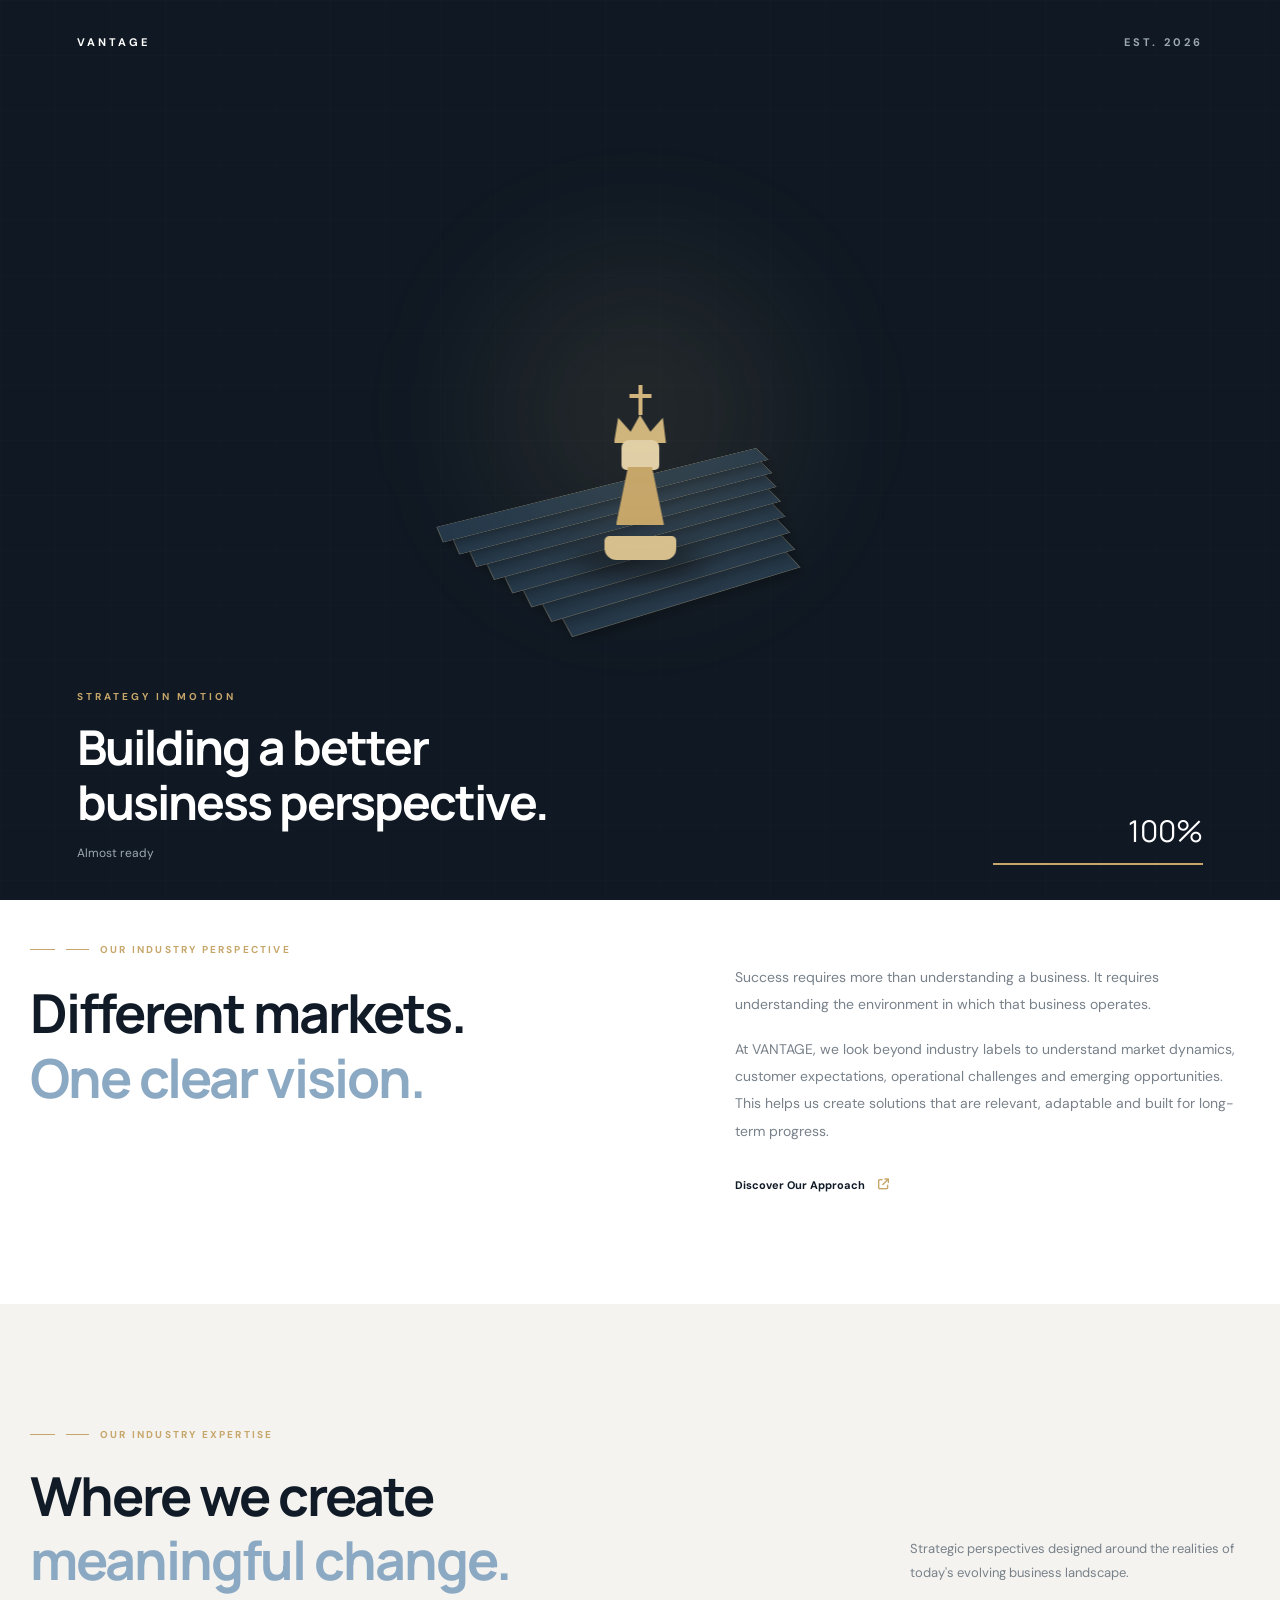
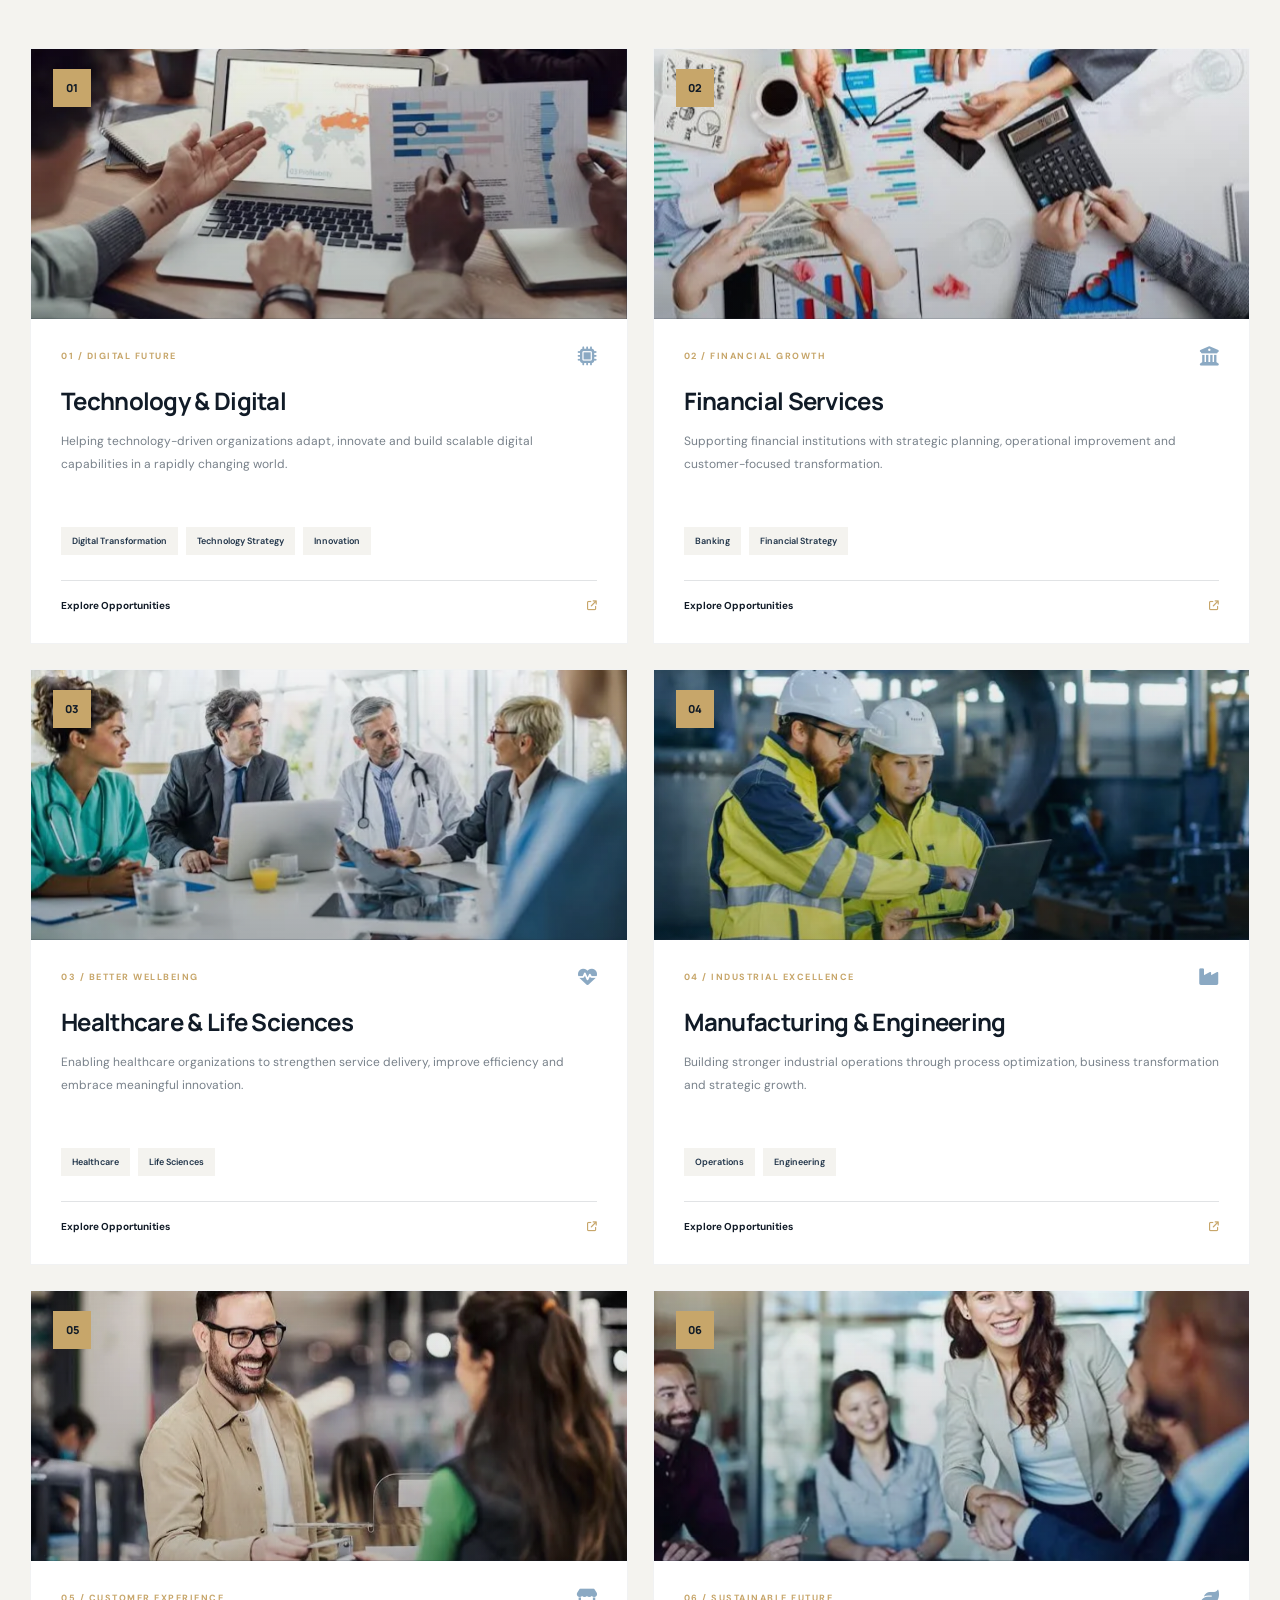
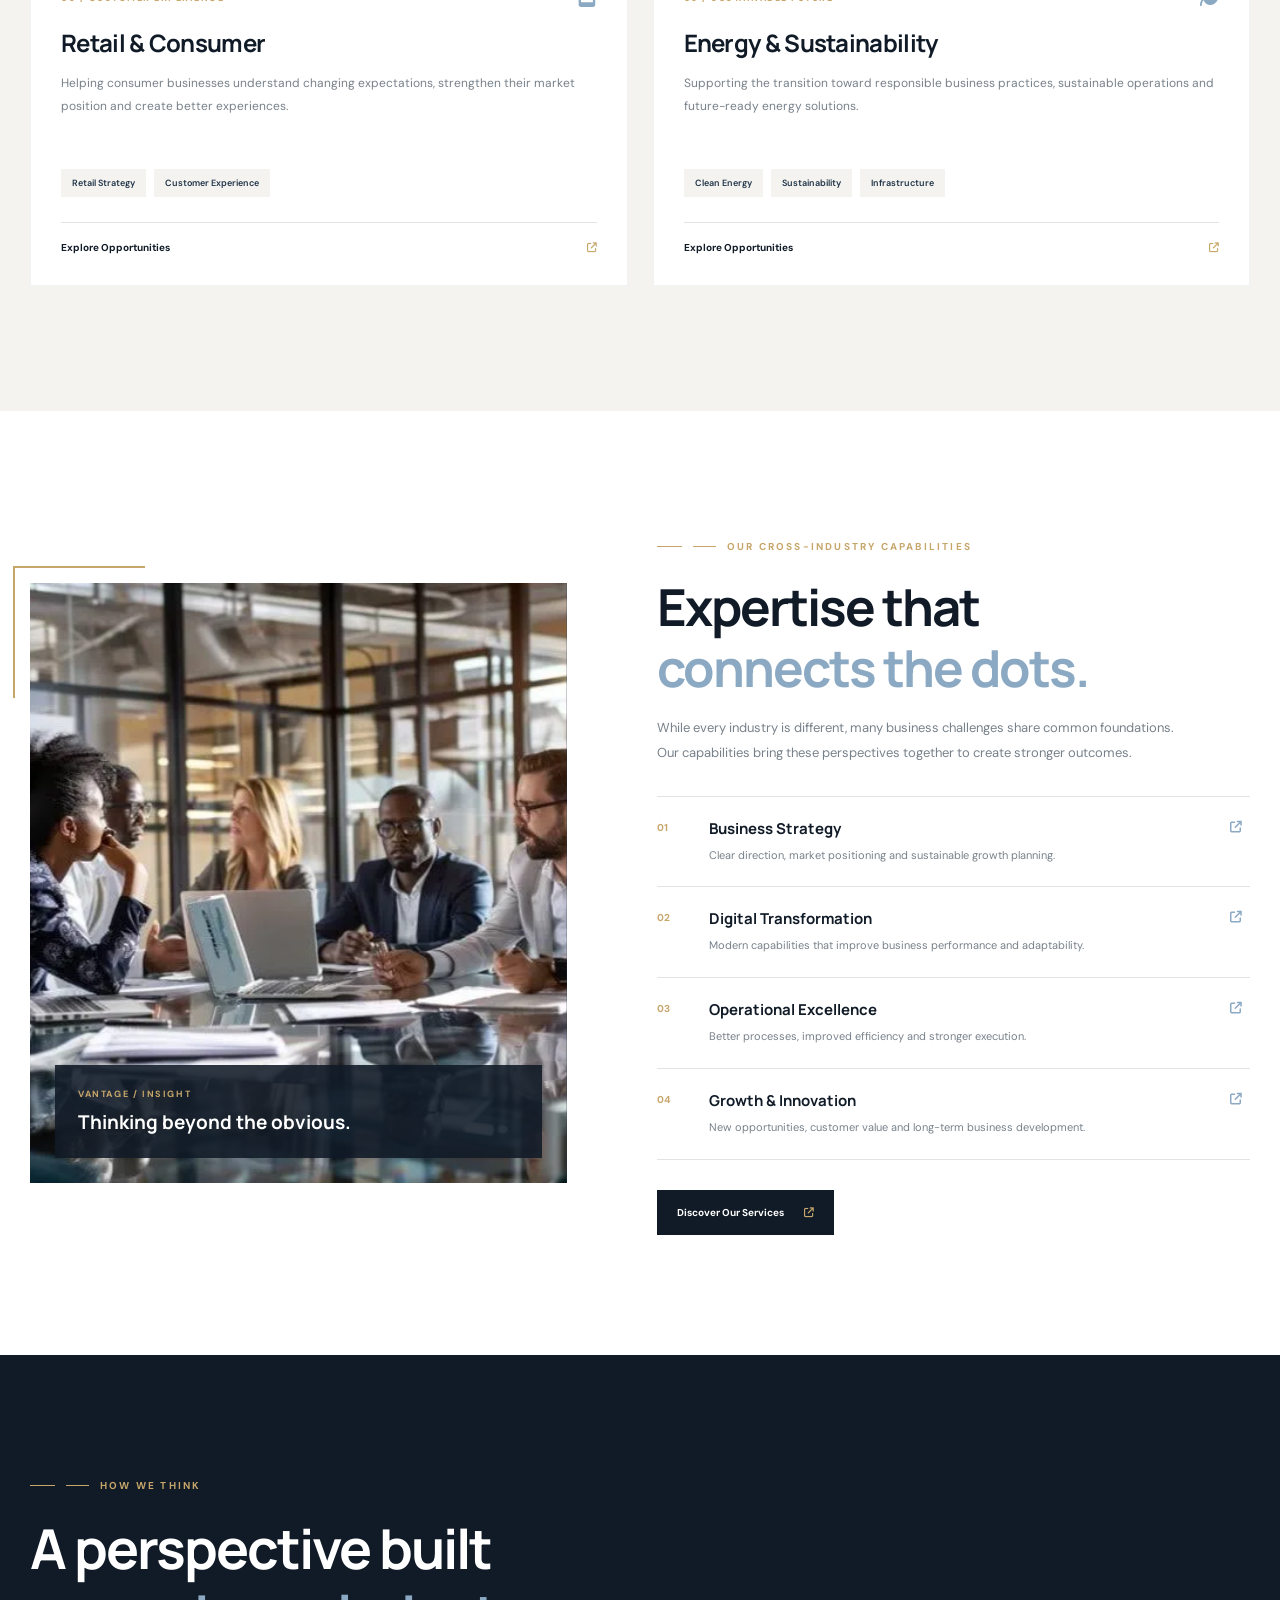
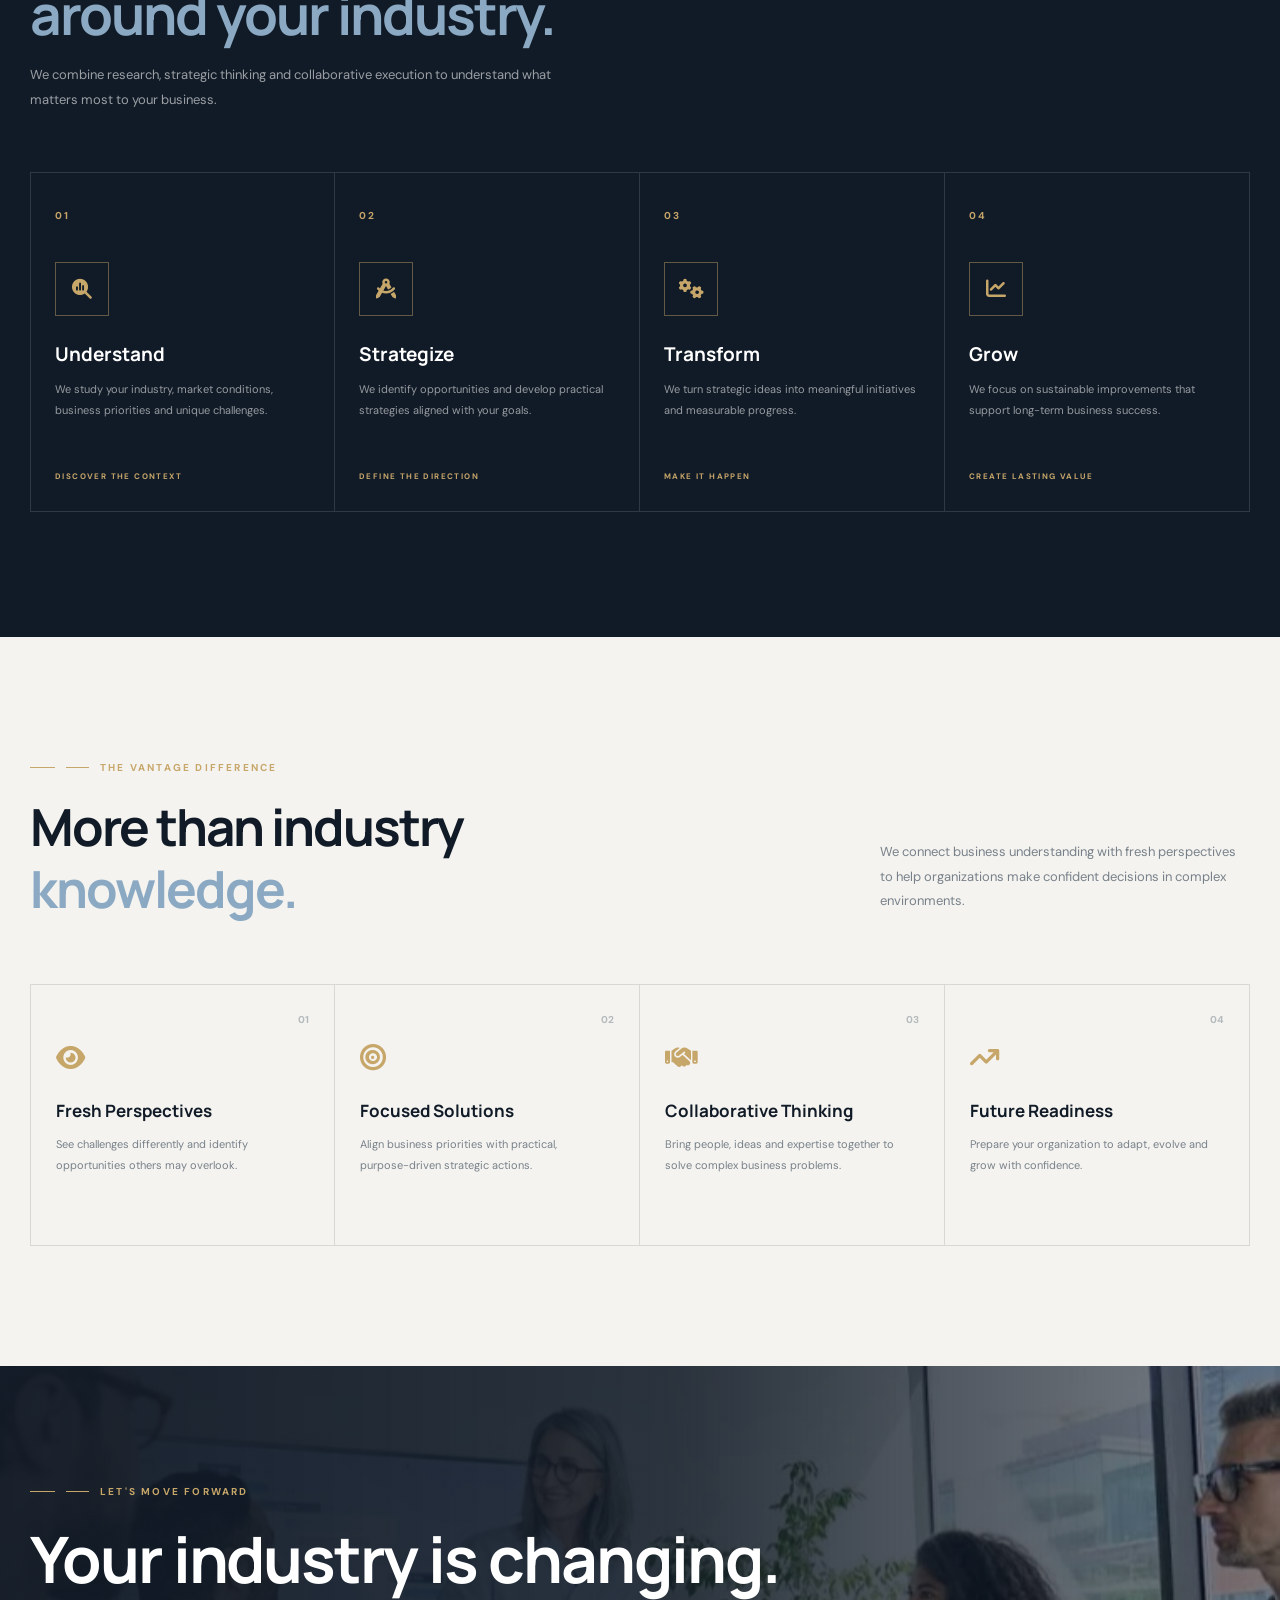
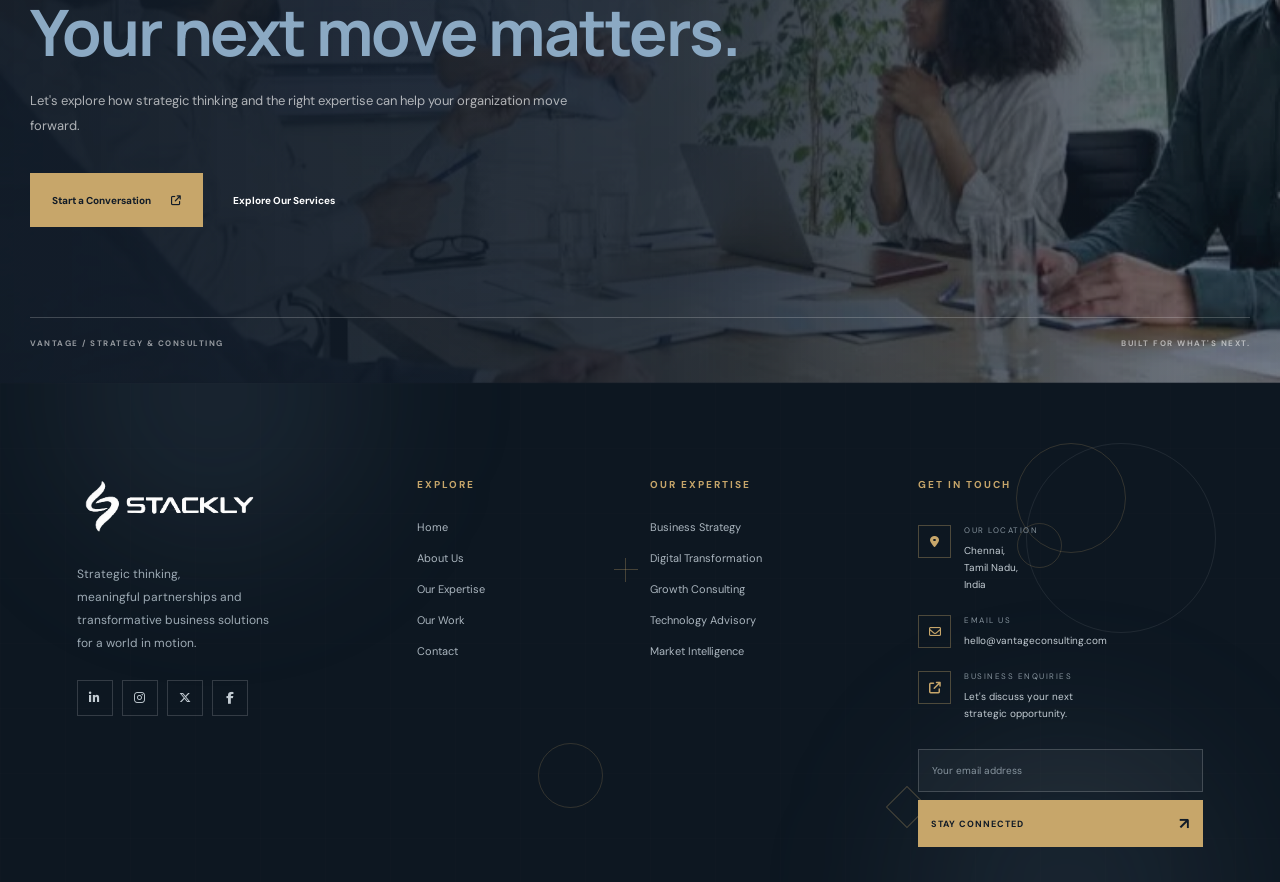
<file: industries.html>
<!DOCTYPE html>
<html lang="en">

<head>
    <meta charset="UTF-8">
    <meta name="viewport" content="width=device-width, initial-scale=1.0">

    <title>Industries </title>

    <meta name="description"
        content="VANTAGE partners with businesses across industries to solve complex challenges, accelerate transformation and create sustainable growth.">

    <link rel="preconnect" href="https://fonts.googleapis.com">
    <link rel="preconnect" href="https://fonts.gstatic.com" crossorigin>

    <link href="https://fonts.googleapis.com/css2?family=DM+Sans:wght@400;500;600;700&family=Manrope:wght@400;500;600;700;800&display=swap"
        rel="stylesheet">

    <link rel="stylesheet"
        href="https://cdnjs.cloudflare.com/ajax/libs/font-awesome/6.7.2/css/all.min.css">

    <!-- GLOBAL CSS -->
    <link rel="stylesheet" href="css/style.css">

    <!-- INDUSTRIES PAGE CSS -->
    <link rel="stylesheet" href="css/industries.css">

    <!-- ANIMATION CSS -->
    <link rel="stylesheet" href="css/animation.css">

    <link rel="stylesheet" href="css/responsive.css">

</head>

<body>

  

<!-- =====================================================
     SCROLL PROGRESS
===================================================== -->

<div class="scroll-progress" id="scrollProgress"></div>



<!-- =====================================================
     CINEMATIC 3D PRELOADER
===================================================== -->

<div class="preloader" id="preloader">

    <div class="preloader-background"></div>

    <div class="preloader-top">

        <span>VANTAGE</span>

        <span>EST. 2026</span>

    </div>


    <div class="preloader-scene">

        <div class="staircase-perspective">

            <div class="stair stair-1"></div>
            <div class="stair stair-2"></div>
            <div class="stair stair-3"></div>
            <div class="stair stair-4"></div>
            <div class="stair stair-5"></div>
            <div class="stair stair-6"></div>
            <div class="stair stair-7"></div>
            <div class="stair stair-8"></div>

        </div>


        <div class="chess-king-container" id="chessKing">

            <div class="king-shadow"></div>

            <div class="chess-king">

                <div class="king-cross"></div>

                <div class="king-crown"></div>

                <div class="king-head"></div>

                <div class="king-body"></div>

                <div class="king-base"></div>

            </div>

        </div>


        <div class="preloader-light"></div>

    </div>


    <div class="preloader-bottom">

        <div class="preloader-copy">

            <span class="preloader-label">
                STRATEGY IN MOTION
            </span>

            <h2>
                Building a better<br>
                business perspective.
            </h2>

            <p id="preloaderStatus">
                Preparing your experience...
            </p>

        </div>


        <div class="preloader-progress-area">

            <div class="preloader-percentage" id="preloaderPercentage">
                00%
            </div>

            <div class="preloader-track">

                <div class="preloader-fill" id="preloaderFill"></div>

            </div>

        </div>

    </div>


</div>



<!-- =====================================================
     CUSTOM CURSOR
===================================================== -->

<div class="custom-cursor" id="customCursor"></div>

<div class="cursor-outline" id="cursorOutline"></div>



<!-- =====================================================
     HEADER
===================================================== -->

<header class="site-header" id="siteHeader">

    <div class="header-container">


        <!-- LOGO -->

       <a href="index.html" class="brand">
    <img src="assets/logo.webp" alt="VANTAGE Logo" class="brand-logo">
</a>



        <!-- DESKTOP NAVIGATION -->

        <nav class="desktop-navigation">

            <a href="index.html" class="nav-link ">Home</a>

            <a href="about.html" class="nav-link">About</a>

            <a href="services.html" class="nav-link">Services</a>

            <a href="industries.html" class="nav-link active">Industries</a>

            <a href="contact.html" class="nav-link">Contact</a>

        </nav>



        <!-- HEADER ACTIONS -->

        <div class="header-actions">


            <button class="login-trigger" data-open-login>

                <i class="fa-regular fa-user"></i>

                <span>Sign In</span>

            </button>


            <a href="404.html" class="header-cta">

                Let's Talk

                <i class="fa-solid fa-arrow-up-right-from-square"></i>

            </a>


        </div>



        <!-- MOBILE MENU BUTTON -->

        <button class="menu-toggle" id="menuToggle" aria-label="Open navigation" aria-expanded="false">

            <span></span>
            <span></span>

        </button>


    </div>

</header>



<!-- =====================================================
     MOBILE NAVIGATION
===================================================== -->

<div class="mobile-overlay" id="mobileOverlay"></div>


<aside class="mobile-drawer" id="mobileDrawer">

    <div class="drawer-header">

        <a href="index.html" class="drawer-brand">
            VANTAGE
        </a>

        <button id="drawerClose" aria-label="Close navigation">

            <i class="fa-solid fa-xmark"></i>

        </button>

    </div>


    <div class="drawer-content">

        <span class="drawer-label">NAVIGATION / 2026</span>


        <nav class="drawer-navigation">

            <a href="index.html">
                Home <span>01</span>
            </a>

            <a href="about.html">
                About <span>02</span>
            </a>

            <a href="services.html">
                Services <span>03</span>
            </a>

            <a href="industries.html">
                Industries <span>04</span>
            </a>

            <a href="contact.html">
                Contact <span>05</span>
            </a>

        </nav>


        <div class="drawer-footer">

            <p>Let's build something meaningful.</p>

            <button data-open-login class="drawer-login">

                <i class="fa-regular fa-user"></i>

                Sign In

            </button>

        </div>

    </div>

</aside>




<!-- =====================================================
     LOGIN MODAL
===================================================== -->

<div class="login-modal" id="loginModal" aria-hidden="true">

    <div class="login-backdrop" data-close-login></div>


    <div class="login-dialog" role="dialog" aria-modal="true" aria-labelledby="loginTitle">


        <button class="login-close" data-close-login aria-label="Close login">

            <i class="fa-solid fa-xmark"></i>

        </button>



        <!-- LOGIN VISUAL SIDE -->

        <div class="login-visual">

            <img
                src="assets/l1.webp"
                alt="Vantage corporate office"
                loading="lazy"
            >


            <div class="login-visual-overlay"></div>


            <div class="login-visual-content">

                <span class="login-mini-label">
                    VANTAGE / PRIVATE ACCESS
                </span>


                <h2>
                    Your next<br>
                    chapter starts<br>
                    <span>here.</span>
                </h2>


                <p>
                    A smarter workspace for modern business leaders.
                </p>


                <div class="login-security-badge">

                    <i class="fa-solid fa-shield-halved"></i>

                    Secure Enterprise Access

                </div>

            </div>

        </div>



        <!-- LOGIN FORM SIDE -->

        <div class="login-form-panel">


            <div class="login-form-brand">

                <span class="brand-symbol">

                    <span></span>
                    <span></span>
                    <span></span>

                </span>

                <strong>VANTAGE</strong>

            </div>



            <span class="login-eyebrow">
                WELCOME BACK
            </span>


            <h2 id="loginTitle">
                Sign in to your<br>
                workspace.
            </h2>


            <p class="login-description">
                Access your business consulting workspace securely.
            </p>



            <!-- LOGIN TABS -->

            <div class="login-tabs">

                <button class="login-tab active" data-login-tab="user">

                    USER LOGIN

                </button>


                <button class="login-tab" data-login-tab="admin">

                    ADMIN LOGIN

                </button>

            </div>



            <!-- USER LOGIN -->

            <form class="login-form active" id="userLoginForm">


                <div class="form-group">

                    <label for="userEmail">Email Address</label>

                    <div class="login-input">

                        <i class="fa-regular fa-envelope"></i>

                        <input
                            type="email"
                            id="userEmail"
                            placeholder="name@company.com"
                            required
                        >

                    </div>

                </div>



                <div class="form-group">

                    <label for="userPassword">Password</label>

                    <div class="login-input">

                        <i class="fa-solid fa-lock"></i>

                        <input
                            type="password"
                            id="userPassword"
                            placeholder="Enter your password"
                            required
                        >

                        <button type="button" class="password-toggle" data-password="userPassword">

                            <i class="fa-regular fa-eye"></i>

                        </button>

                    </div>

                </div>



                <div class="login-options">

                    <label class="remember-option">

                        <input type="checkbox">

                        <span>Remember me</span>

                    </label>


                    <a href="404.html">Forgot password?</a>

                </div>



                <button type="submit" class="login-submit">

                    SIGN IN

                    <i class="fa-solid fa-arrow-right"></i>

                </button>


            </form>




            <!-- ADMIN LOGIN -->

            <form class="login-form" id="adminLoginForm">


                <div class="form-group">

                    <label for="adminEmail">Administrator Email</label>

                    <div class="login-input">

                        <i class="fa-regular fa-envelope"></i>

                        <input
                            type="email"
                            id="adminEmail"
                            placeholder="admin@company.com"
                            required
                        >

                    </div>

                </div>



                <div class="form-group">

                    <label for="adminPassword">Password</label>

                    <div class="login-input">

                        <i class="fa-solid fa-lock"></i>

                        <input
                            type="password"
                            id="adminPassword"
                            placeholder="Enter administrator password"
                            required
                        >

                        <button type="button" class="password-toggle" data-password="adminPassword">

                            <i class="fa-regular fa-eye"></i>

                        </button>

                    </div>

                </div>



                <div class="login-options">

                    <label class="remember-option">

                        <input type="checkbox">

                        <span>Remember me</span>

                    </label>


                    <a href="404.html">Forgot password?</a>

                </div>



                <button type="submit" class="login-submit">

                    ADMIN SIGN IN

                    <i class="fa-solid fa-arrow-right"></i>

                </button>


            </form>



            <div class="login-bottom">

                <i class="fa-solid fa-shield-halved"></i>

                <span>256-bit encrypted session protection</span>

            </div>


            <div class="login-create">

                New to Vantage?

                <a href="404.html">Create an account</a>

            </div>


        </div>

    </div>

</div>


    <main>


        <!-- =========================================
             INDUSTRIES HERO
        ========================================== -->

        <section class="industries-hero" id="industriesHero">

            <div class="industries-hero-background"></div>

            <div class="industries-hero-container">

                <div class="industries-hero-content">

                    <div class="section-eyebrow">
                        <span></span>
                        INDUSTRIES WE SERVE
                        <span class="eyebrow-line"></span>
                    </div>

                    <h1>
                        Understanding
                        <span>Industries.</span>
                        Creating Impact.
                    </h1>

                    <p class="industries-hero-description">
                        Every industry has its own challenges, opportunities
                        and ambitions. We bring strategic thinking and
                        practical expertise to help organizations move
                        forward with confidence.
                    </p>

                    <div class="industries-hero-actions">

                        <a href="404.html" class="primary-button">
                            Explore Industries
                            <i class="fa-solid fa-arrow-down"></i>
                        </a>

                        <a href="404.html" class="text-button">
                            Discuss Your Business
                            <i class="fa-solid fa-arrow-up-right-from-square"></i>
                        </a>

                    </div>

                    <div class="industries-hero-meta">

                        <div>
                            <strong>06</strong>
                            <span>CORE INDUSTRIES</span>
                        </div>

                        <div>
                            <strong>01</strong>
                            <span>STRATEGIC PARTNER</span>
                        </div>

                        <div>
                            <strong>∞</strong>
                            <span>GROWTH POSSIBILITIES</span>
                        </div>

                    </div>

                </div>


                <div class="industries-hero-visual">

                    <div class="industries-hero-image">

                        <img src="assets/i1.webp"
                            alt="Modern business district and corporate architecture">

                    </div>

                    <div class="industries-image-index">
                        <span>01 / 06</span>
                        <span>INDUSTRY PERSPECTIVES</span>
                    </div>

                    <div class="industries-floating-card">

                        <span class="floating-card-icon">
                            <i class="fa-solid fa-chart-line"></i>
                        </span>

                        <div>
                            <strong>Beyond Boundaries</strong>
                            <span>Ideas that move industries forward.</span>
                        </div>

                    </div>

                </div>

            </div>


            <div class="industries-hero-bottom">
                <span>STRATEGY / INSIGHT / TRANSFORMATION</span>
                <span>SCROLL TO EXPLORE <i class="fa-solid fa-arrow-down"></i></span>
            </div>

        </section>



        <!-- =========================================
             INDUSTRY INTRODUCTION
        ========================================== -->

        <section class="industry-intro" id="industryIntro">

            <div class="industry-intro-container">

                <div class="industry-intro-left">

                    <span class="section-label">
                        <span></span>
                        OUR INDUSTRY PERSPECTIVE
                    </span>

                    <h2>
                        Different markets.
                        <span>One clear vision.</span>
                    </h2>

                </div>


                <div class="industry-intro-right">

                    <p>
                        Success requires more than understanding a business.
                        It requires understanding the environment in which
                        that business operates.
                    </p>

                    <p>
                        At VANTAGE, we look beyond industry labels to
                        understand market dynamics, customer expectations,
                        operational challenges and emerging opportunities.
                        This helps us create solutions that are relevant,
                        adaptable and built for long-term progress.
                    </p>

                    <a href="404.html" class="industry-text-link">
                        Discover Our Approach
                        <i class="fa-solid fa-arrow-up-right-from-square"></i>
                    </a>

                </div>

            </div>

        </section>



        <!-- =========================================
             INDUSTRY GRID
        ========================================== -->

        <section class="industry-grid-section" id="industryGrid">

            <div class="industry-grid-container">

                <div class="industry-grid-heading">

                    <div>
                        <span class="section-label">
                            <span></span>
                            OUR INDUSTRY EXPERTISE
                        </span>

                        <h2>
                            Where we create
                            <span>meaningful change.</span>
                        </h2>
                    </div>

                    <p>
                        Strategic perspectives designed around the
                        realities of today's evolving business landscape.
                    </p>

                </div>


                <div class="industry-grid">


                    <!-- INDUSTRY 01 -->

                    <article class="industry-card industry-card-large">

                        <div class="industry-card-image">

                            <img src="assets/i4.webp"
                                alt="Technology and digital innovation">

                            <span class="industry-card-number">01</span>

                        </div>

                        <div class="industry-card-content">

                            <div class="industry-card-top">
                                <span>01 / DIGITAL FUTURE</span>
                                <i class="fa-solid fa-microchip"></i>
                            </div>

                            <h3>Technology & Digital</h3>

                            <p>
                                Helping technology-driven organizations
                                adapt, innovate and build scalable digital
                                capabilities in a rapidly changing world.
                            </p>

                            <div class="industry-tags">
                                <span>Digital Transformation</span>
                                <span>Technology Strategy</span>
                                <span>Innovation</span>
                            </div>

                            <a href="404.html" class="industry-card-link">
                                Explore Opportunities
                                <i class="fa-solid fa-arrow-up-right-from-square"></i>
                            </a>

                        </div>

                    </article>



                    <!-- INDUSTRY 02 -->

                    <article class="industry-card">

                        <div class="industry-card-image">

                            <img src="assets/i5.webp"
                                alt="Finance and banking industry">

                            <span class="industry-card-number">02</span>

                        </div>

                        <div class="industry-card-content">

                            <div class="industry-card-top">
                                <span>02 / FINANCIAL GROWTH</span>
                                <i class="fa-solid fa-building-columns"></i>
                            </div>

                            <h3>Financial Services</h3>

                            <p>
                                Supporting financial institutions with
                                strategic planning, operational improvement
                                and customer-focused transformation.
                            </p>

                            <div class="industry-tags">
                                <span>Banking</span>
                                <span>Financial Strategy</span>
                            </div>

                            <a href="404.html" class="industry-card-link">
                                Explore Opportunities
                                <i class="fa-solid fa-arrow-up-right-from-square"></i>
                            </a>

                        </div>

                    </article>



                    <!-- INDUSTRY 03 -->

                    <article class="industry-card">

                        <div class="industry-card-image">

                            <img src="assets/i6.webp"
                                alt="Healthcare and medical innovation">

                            <span class="industry-card-number">03</span>

                        </div>

                        <div class="industry-card-content">

                            <div class="industry-card-top">
                                <span>03 / BETTER WELLBEING</span>
                                <i class="fa-solid fa-heart-pulse"></i>
                            </div>

                            <h3>Healthcare & Life Sciences</h3>

                            <p>
                                Enabling healthcare organizations to
                                strengthen service delivery, improve
                                efficiency and embrace meaningful innovation.
                            </p>

                            <div class="industry-tags">
                                <span>Healthcare</span>
                                <span>Life Sciences</span>
                            </div>

                            <a href="404.html" class="industry-card-link">
                                Explore Opportunities
                                <i class="fa-solid fa-arrow-up-right-from-square"></i>
                            </a>

                        </div>

                    </article>



                    <!-- INDUSTRY 04 -->

                    <article class="industry-card">

                        <div class="industry-card-image">

                            <img src="assets/i7.webp"
                                alt="Advanced manufacturing operations">

                            <span class="industry-card-number">04</span>

                        </div>

                        <div class="industry-card-content">

                            <div class="industry-card-top">
                                <span>04 / INDUSTRIAL EXCELLENCE</span>
                                <i class="fa-solid fa-industry"></i>
                            </div>

                            <h3>Manufacturing & Engineering</h3>

                            <p>
                                Building stronger industrial operations
                                through process optimization, business
                                transformation and strategic growth.
                            </p>

                            <div class="industry-tags">
                                <span>Operations</span>
                                <span>Engineering</span>
                            </div>

                            <a href="404.html" class="industry-card-link">
                                Explore Opportunities
                                <i class="fa-solid fa-arrow-up-right-from-square"></i>
                            </a>

                        </div>

                    </article>



                    <!-- INDUSTRY 05 -->

                    <article class="industry-card">

                        <div class="industry-card-image">

                            <img src="assets/i8.webp"
                                alt="Retail and consumer experience">

                            <span class="industry-card-number">05</span>

                        </div>

                        <div class="industry-card-content">

                            <div class="industry-card-top">
                                <span>05 / CUSTOMER EXPERIENCE</span>
                                <i class="fa-solid fa-store"></i>
                            </div>

                            <h3>Retail & Consumer</h3>

                            <p>
                                Helping consumer businesses understand
                                changing expectations, strengthen their
                                market position and create better experiences.
                            </p>

                            <div class="industry-tags">
                                <span>Retail Strategy</span>
                                <span>Customer Experience</span>
                            </div>

                            <a href="404.html" class="industry-card-link">
                                Explore Opportunities
                                <i class="fa-solid fa-arrow-up-right-from-square"></i>
                            </a>

                        </div>

                    </article>



                    <!-- INDUSTRY 06 -->

                    <article class="industry-card industry-card-large">

                        <div class="industry-card-image">

                            <img src="assets/i9.webp"
                                alt="Energy and sustainable infrastructure">

                            <span class="industry-card-number">06</span>

                        </div>

                        <div class="industry-card-content">

                            <div class="industry-card-top">
                                <span>06 / SUSTAINABLE FUTURE</span>
                                <i class="fa-solid fa-leaf"></i>
                            </div>

                            <h3>Energy & Sustainability</h3>

                            <p>
                                Supporting the transition toward responsible
                                business practices, sustainable operations
                                and future-ready energy solutions.
                            </p>

                            <div class="industry-tags">
                                <span>Clean Energy</span>
                                <span>Sustainability</span>
                                <span>Infrastructure</span>
                            </div>

                            <a href="404.html" class="industry-card-link">
                                Explore Opportunities
                                <i class="fa-solid fa-arrow-up-right-from-square"></i>
                            </a>

                        </div>

                    </article>


                </div>

            </div>

        </section>



        <!-- =========================================
             CROSS INDUSTRY EXPERTISE
        ========================================== -->

        <section class="industry-expertise" id="industryExpertise">

            <div class="industry-expertise-container">

                <div class="industry-expertise-visual">

                    <img src="assets/i10.webp"
                        alt="Business professionals collaborating on strategy">

                    <div class="expertise-image-label">
                        <span>VANTAGE / INSIGHT</span>
                        <strong>Thinking beyond the obvious.</strong>
                    </div>

                </div>


                <div class="industry-expertise-content">

                    <span class="section-label">
                        <span></span>
                        OUR CROSS-INDUSTRY CAPABILITIES
                    </span>

                    <h2>
                        Expertise that
                        <span>connects the dots.</span>
                    </h2>

                    <p class="expertise-description">
                        While every industry is different, many business
                        challenges share common foundations. Our capabilities
                        bring these perspectives together to create stronger
                        outcomes.
                    </p>


                    <div class="expertise-list">

                        <div class="expertise-item">

                            <span>01</span>

                            <div>
                                <h3>Business Strategy</h3>
                                <p>
                                    Clear direction, market positioning
                                    and sustainable growth planning.
                                </p>
                            </div>

                            <i class="fa-solid fa-arrow-up-right-from-square"></i>

                        </div>


                        <div class="expertise-item">

                            <span>02</span>

                            <div>
                                <h3>Digital Transformation</h3>
                                <p>
                                    Modern capabilities that improve
                                    business performance and adaptability.
                                </p>
                            </div>

                            <i class="fa-solid fa-arrow-up-right-from-square"></i>

                        </div>


                        <div class="expertise-item">

                            <span>03</span>

                            <div>
                                <h3>Operational Excellence</h3>
                                <p>
                                    Better processes, improved efficiency
                                    and stronger execution.
                                </p>
                            </div>

                            <i class="fa-solid fa-arrow-up-right-from-square"></i>

                        </div>


                        <div class="expertise-item">

                            <span>04</span>

                            <div>
                                <h3>Growth & Innovation</h3>
                                <p>
                                    New opportunities, customer value
                                    and long-term business development.
                                </p>
                            </div>

                            <i class="fa-solid fa-arrow-up-right-from-square"></i>

                        </div>

                    </div>


                    <a href="404.html" class="expertise-button">
                        Discover Our Services
                        <i class="fa-solid fa-arrow-up-right-from-square"></i>
                    </a>

                </div>

            </div>

        </section>



        <!-- =========================================
             INDUSTRY APPROACH
        ========================================== -->

        <section class="industry-approach" id="industryApproach">

            <div class="industry-approach-container">

                <div class="industry-approach-heading">

                    <span class="section-label">
                        <span></span>
                        HOW WE THINK
                    </span>

                    <h2>
                        A perspective built
                        <span>around your industry.</span>
                    </h2>

                    <p>
                        We combine research, strategic thinking and
                        collaborative execution to understand what
                        matters most to your business.
                    </p>

                </div>


                <div class="industry-approach-grid">

                    <div class="approach-card">

                        <span class="approach-number">01</span>

                        <div class="approach-icon">
                            <i class="fa-solid fa-magnifying-glass-chart"></i>
                        </div>

                        <h3>Understand</h3>

                        <p>
                            We study your industry, market conditions,
                            business priorities and unique challenges.
                        </p>

                        <span class="approach-bottom">DISCOVER THE CONTEXT</span>

                    </div>


                    <div class="approach-card">

                        <span class="approach-number">02</span>

                        <div class="approach-icon">
                            <i class="fa-solid fa-compass-drafting"></i>
                        </div>

                        <h3>Strategize</h3>

                        <p>
                            We identify opportunities and develop
                            practical strategies aligned with your goals.
                        </p>

                        <span class="approach-bottom">DEFINE THE DIRECTION</span>

                    </div>


                    <div class="approach-card">

                        <span class="approach-number">03</span>

                        <div class="approach-icon">
                            <i class="fa-solid fa-gears"></i>
                        </div>

                        <h3>Transform</h3>

                        <p>
                            We turn strategic ideas into meaningful
                            initiatives and measurable progress.
                        </p>

                        <span class="approach-bottom">MAKE IT HAPPEN</span>

                    </div>


                    <div class="approach-card">

                        <span class="approach-number">04</span>

                        <div class="approach-icon">
                            <i class="fa-solid fa-chart-line"></i>
                        </div>

                        <h3>Grow</h3>

                        <p>
                            We focus on sustainable improvements
                            that support long-term business success.
                        </p>

                        <span class="approach-bottom">CREATE LASTING VALUE</span>

                    </div>

                </div>

            </div>

        </section>



        <!-- =========================================
             INDUSTRY IMPACT
        ========================================== -->

        <section class="industry-impact" id="industryImpact">

            <div class="industry-impact-container">

                <div class="industry-impact-top">

                    <div>

                        <span class="section-label">
                            <span></span>
                            THE VANTAGE DIFFERENCE
                        </span>

                        <h2>
                            More than industry
                            <span>knowledge.</span>
                        </h2>

                    </div>

                    <p>
                        We connect business understanding with fresh
                        perspectives to help organizations make
                        confident decisions in complex environments.
                    </p>

                </div>


                <div class="industry-impact-grid">

                    <div class="impact-item">
                        <span class="impact-index">01</span>
                        <i class="fa-solid fa-eye"></i>
                        <h3>Fresh Perspectives</h3>
                        <p>
                            See challenges differently and identify
                            opportunities others may overlook.
                        </p>
                    </div>


                    <div class="impact-item">
                        <span class="impact-index">02</span>
                        <i class="fa-solid fa-bullseye"></i>
                        <h3>Focused Solutions</h3>
                        <p>
                            Align business priorities with practical,
                            purpose-driven strategic actions.
                        </p>
                    </div>


                    <div class="impact-item">
                        <span class="impact-index">03</span>
                        <i class="fa-solid fa-handshake"></i>
                        <h3>Collaborative Thinking</h3>
                        <p>
                            Bring people, ideas and expertise together
                            to solve complex business problems.
                        </p>
                    </div>


                    <div class="impact-item">
                        <span class="impact-index">04</span>
                        <i class="fa-solid fa-arrow-trend-up"></i>
                        <h3>Future Readiness</h3>
                        <p>
                            Prepare your organization to adapt,
                            evolve and grow with confidence.
                        </p>
                    </div>

                </div>

            </div>

        </section>



        <!-- =========================================
             FINAL CTA
        ========================================== -->

        <section class="industries-final-cta" id="industriesCTA">

            <div class="industries-cta-image">

                <img src="assets/i11.webp"
                    alt="Modern corporate architecture">

            </div>

            <div class="industries-cta-overlay"></div>


            <div class="industries-cta-container">

                <span class="section-label">
                    <span></span>
                    LET'S MOVE FORWARD
                </span>

                <h2>
                    Your industry is changing.
                    <span>Your next move matters.</span>
                </h2>

                <p>
                    Let's explore how strategic thinking and the right
                    expertise can help your organization move forward.
                </p>


                <div class="industries-cta-actions">

                    <a href="404.html" class="industries-cta-button">
                        Start a Conversation
                        <i class="fa-solid fa-arrow-up-right-from-square"></i>
                    </a>

                    <a href="404.html" class="industries-cta-secondary">
                        Explore Our Services
                    </a>

                </div>


                <div class="industries-cta-bottom">
                    <span>VANTAGE / STRATEGY & CONSULTING</span>
                    <span>BUILT FOR WHAT'S NEXT.</span>
                </div>

            </div>

        </section>


    </main>



<footer class="site-footer" id="footer">

    <!-- 3D BACKGROUND ELEMENTS -->
    <div class="footer-grid-bg" aria-hidden="true"></div>

    <div class="footer-light footer-light-one" aria-hidden="true"></div>
    <div class="footer-light footer-light-two" aria-hidden="true"></div>

    <div class="footer-3d-scene" aria-hidden="true">

        <div class="footer-orb footer-orb-one"></div>
        <div class="footer-orb footer-orb-two"></div>
        <div class="footer-orb footer-orb-three"></div>

        <div class="footer-ring"></div>
        <div class="footer-cube"></div>
        <div class="footer-cross"></div>

    </div>


    <!-- FOOTER TOP -->
    <div class="footer-top">

        <!-- BRAND -->
        <div class="footer-brand">
     <a href="index.html" class="footer-logo">

    <img
        src="assets/logo.webp"
        alt="VANTAGE Strategy & Consulting"
        class="footer-logo-image"
    >

</a>

            <p>
                Strategic thinking,<br>
                meaningful partnerships and<br>
                transformative business solutions<br>
                for a world in motion.
            </p>

            <!-- SOCIAL MEDIA -->
            <div class="footer-socials">

                <a href="404.html" aria-label="LinkedIn">
                    <i class="fa-brands fa-linkedin-in"></i>
                </a>

                <a href="404.html" aria-label="Instagram">
                    <i class="fa-brands fa-instagram"></i>
                </a>

                <a href="404.html" aria-label="X">
                    <i class="fa-brands fa-x-twitter"></i>
                </a>

                <a href="404.html" aria-label="Facebook">
                    <i class="fa-brands fa-facebook-f"></i>
                </a>

            </div>

        </div>


        <!-- EXPLORE -->
        <div class="footer-column">

            <span class="footer-heading">
                EXPLORE
            </span>

            <a href="index.html">Home</a>
            <a href="about.html">About Us</a>
            <a href="services.html">Our Expertise</a>
            <a href="work.html">Our Work</a>
            <a href="contact.html">Contact</a>

        </div>


        <!-- SERVICES -->
        <div class="footer-column">

            <span class="footer-heading">
                OUR EXPERTISE
            </span>

            <a href="services.html">Business Strategy</a>
            <a href="services.html">Digital Transformation</a>
            <a href="services.html">Growth Consulting</a>
            <a href="services.html">Technology Advisory</a>
            <a href="services.html">Market Intelligence</a>

        </div>


        <!-- STUDIO CONTACT -->
        <div class="footer-column footer-contact">

            <span class="footer-heading">
                GET IN TOUCH
            </span>


            <!-- LOCATION -->
            <div class="footer-contact-item">

                <div class="footer-contact-icon">
                    <i class="fa-solid fa-location-dot"></i>
                </div>

                <div class="footer-contact-info">

                    <span class="contact-label">
                        OUR LOCATION
                    </span>

                    <a href="404.html">
                        Chennai,<br>
                        Tamil Nadu,<br>
                        India
                    </a>

                </div>

            </div>


            <!-- EMAIL -->
            <div class="footer-contact-item">

                <div class="footer-contact-icon">
                    <i class="fa-regular fa-envelope"></i>
                </div>

                <div class="footer-contact-info">

                    <span class="contact-label">
                        EMAIL US
                    </span>

                    <a href="mailto:hello@vantageconsulting.com">
                        hello@vantageconsulting.com
                    </a>

                </div>

            </div>


            <!-- BUSINESS ENQUIRIES -->
            <div class="footer-contact-item">

                <div class="footer-contact-icon">
                    <i class="fa-solid fa-arrow-up-right-from-square"></i>
                </div>

                <div class="footer-contact-info">

                    <span class="contact-label">
                        BUSINESS ENQUIRIES
                    </span>

                    <a href="contact.html">
                        Let's discuss your next<br>
                        strategic opportunity.
                    </a>

                </div>

            </div>


            <!-- SUBSCRIBE -->
            <div class="footer-subscribe">

                <div class="subscribe-input">

                    <input
                        type="email"
                        id="footerEmail"
                        placeholder="Your email address"
                        aria-label="Your email address"
                    >

                </div>

                <button
                    type="button"
                    class="subscribe-button"
                    onclick="window.location.href='404.html'"
                >

                    STAY CONNECTED

                    <span>↗</span>

                </button>

            </div>

        </div>

    </div>


  
    

</footer>





<script src="js/main.js"></script>
<script src="js/industries.js"></script>

</body>
</html>
</file>
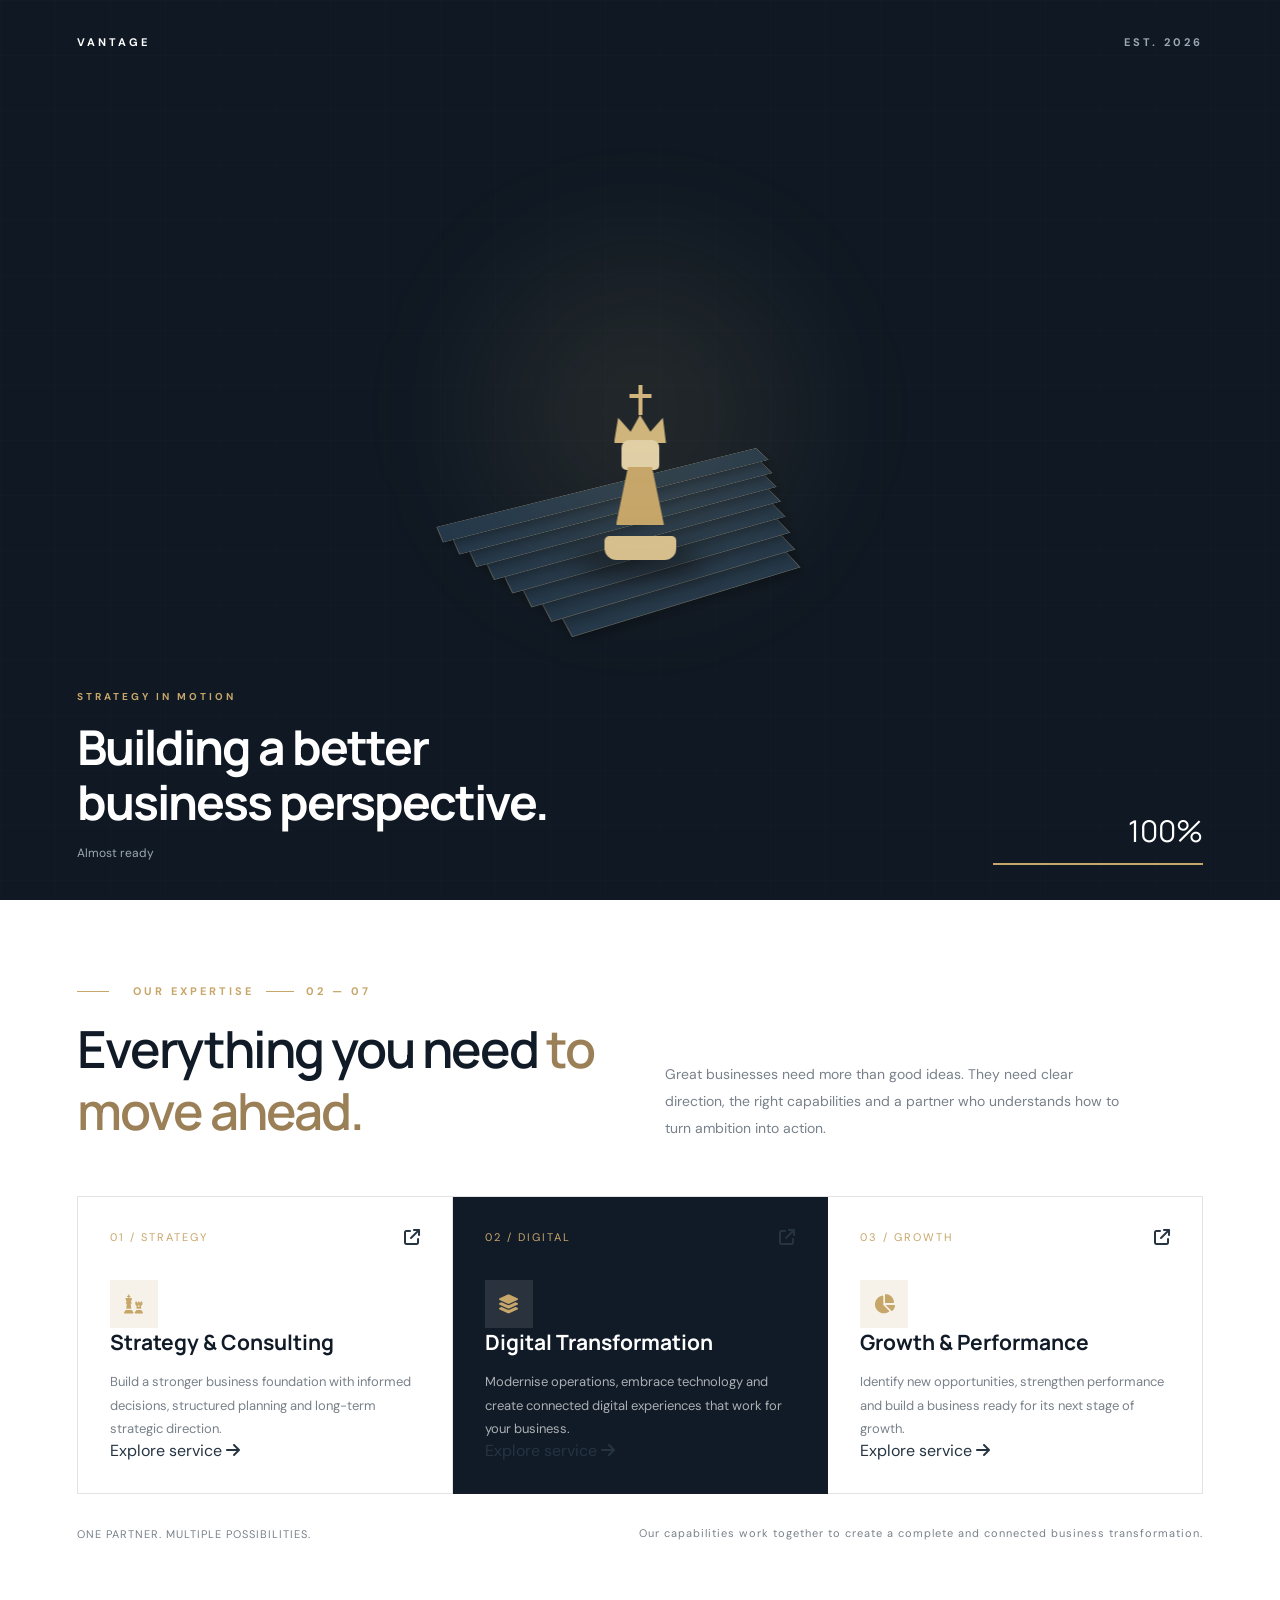
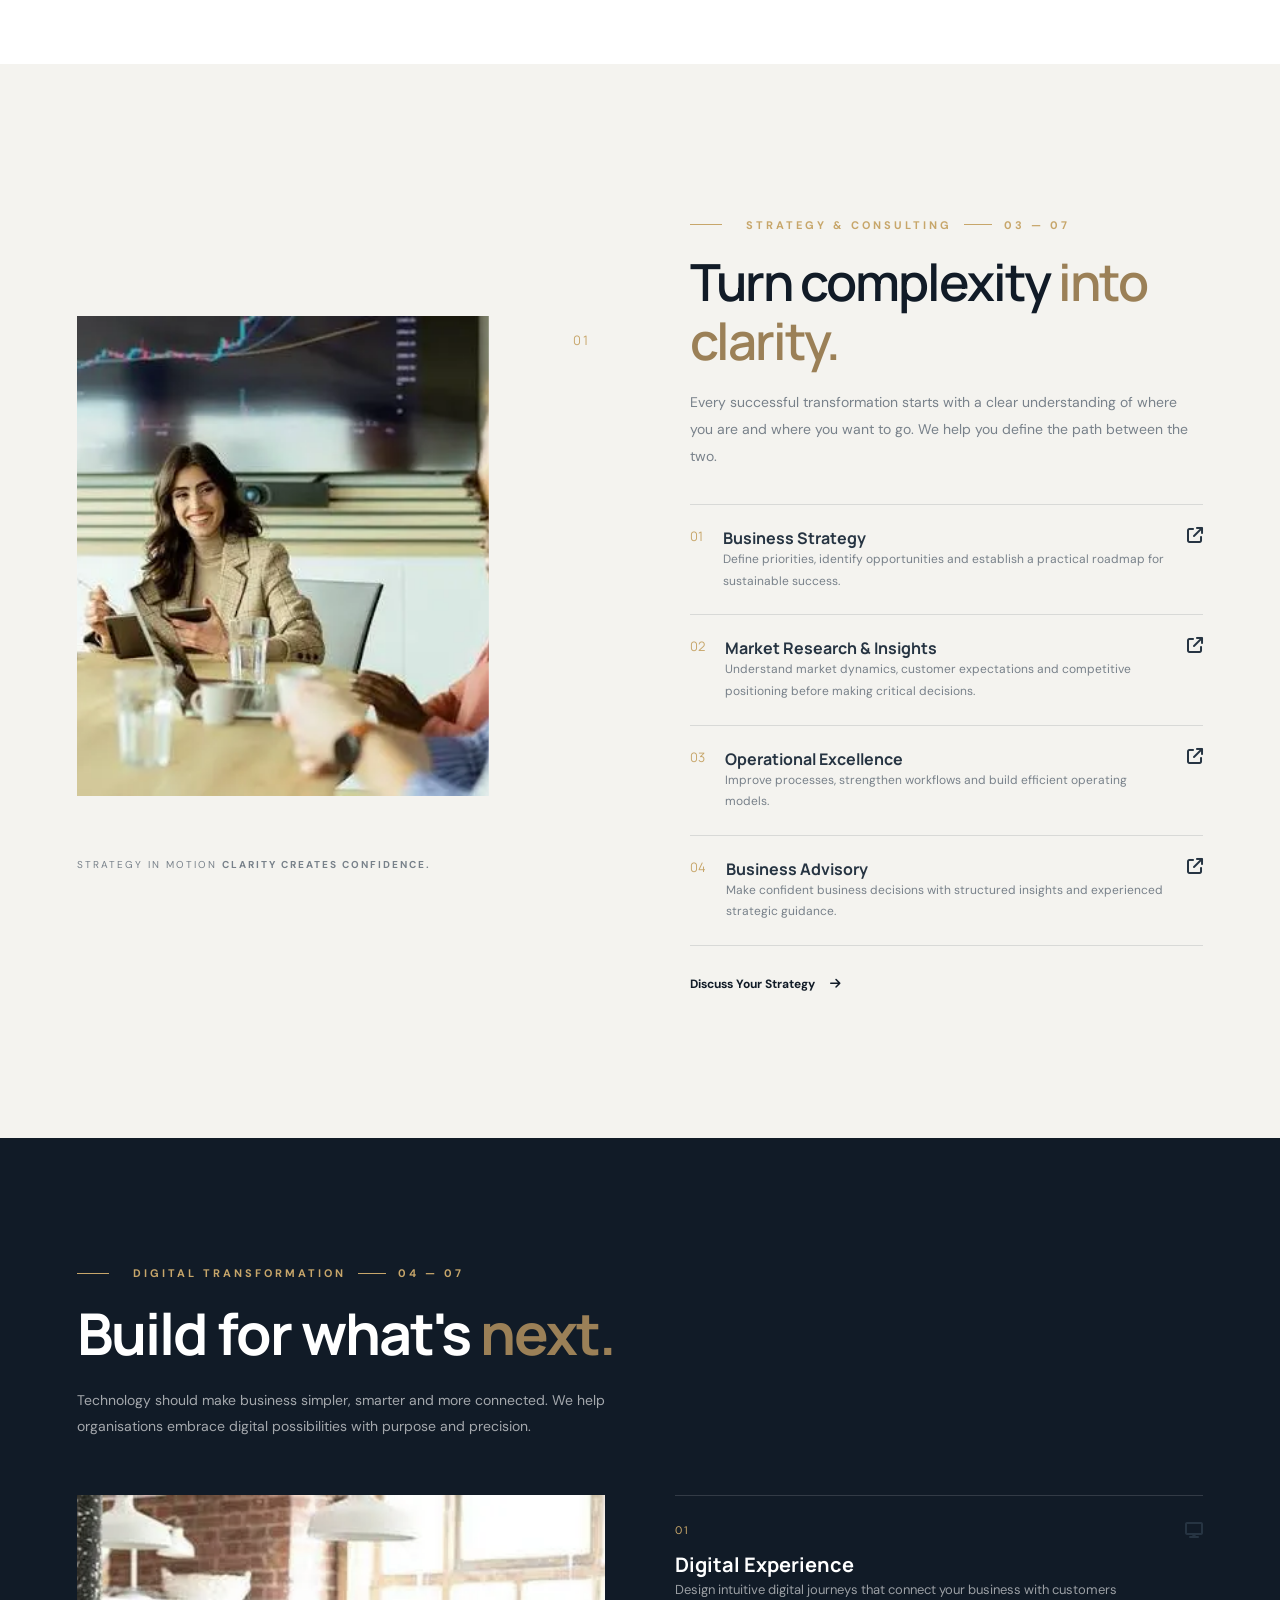
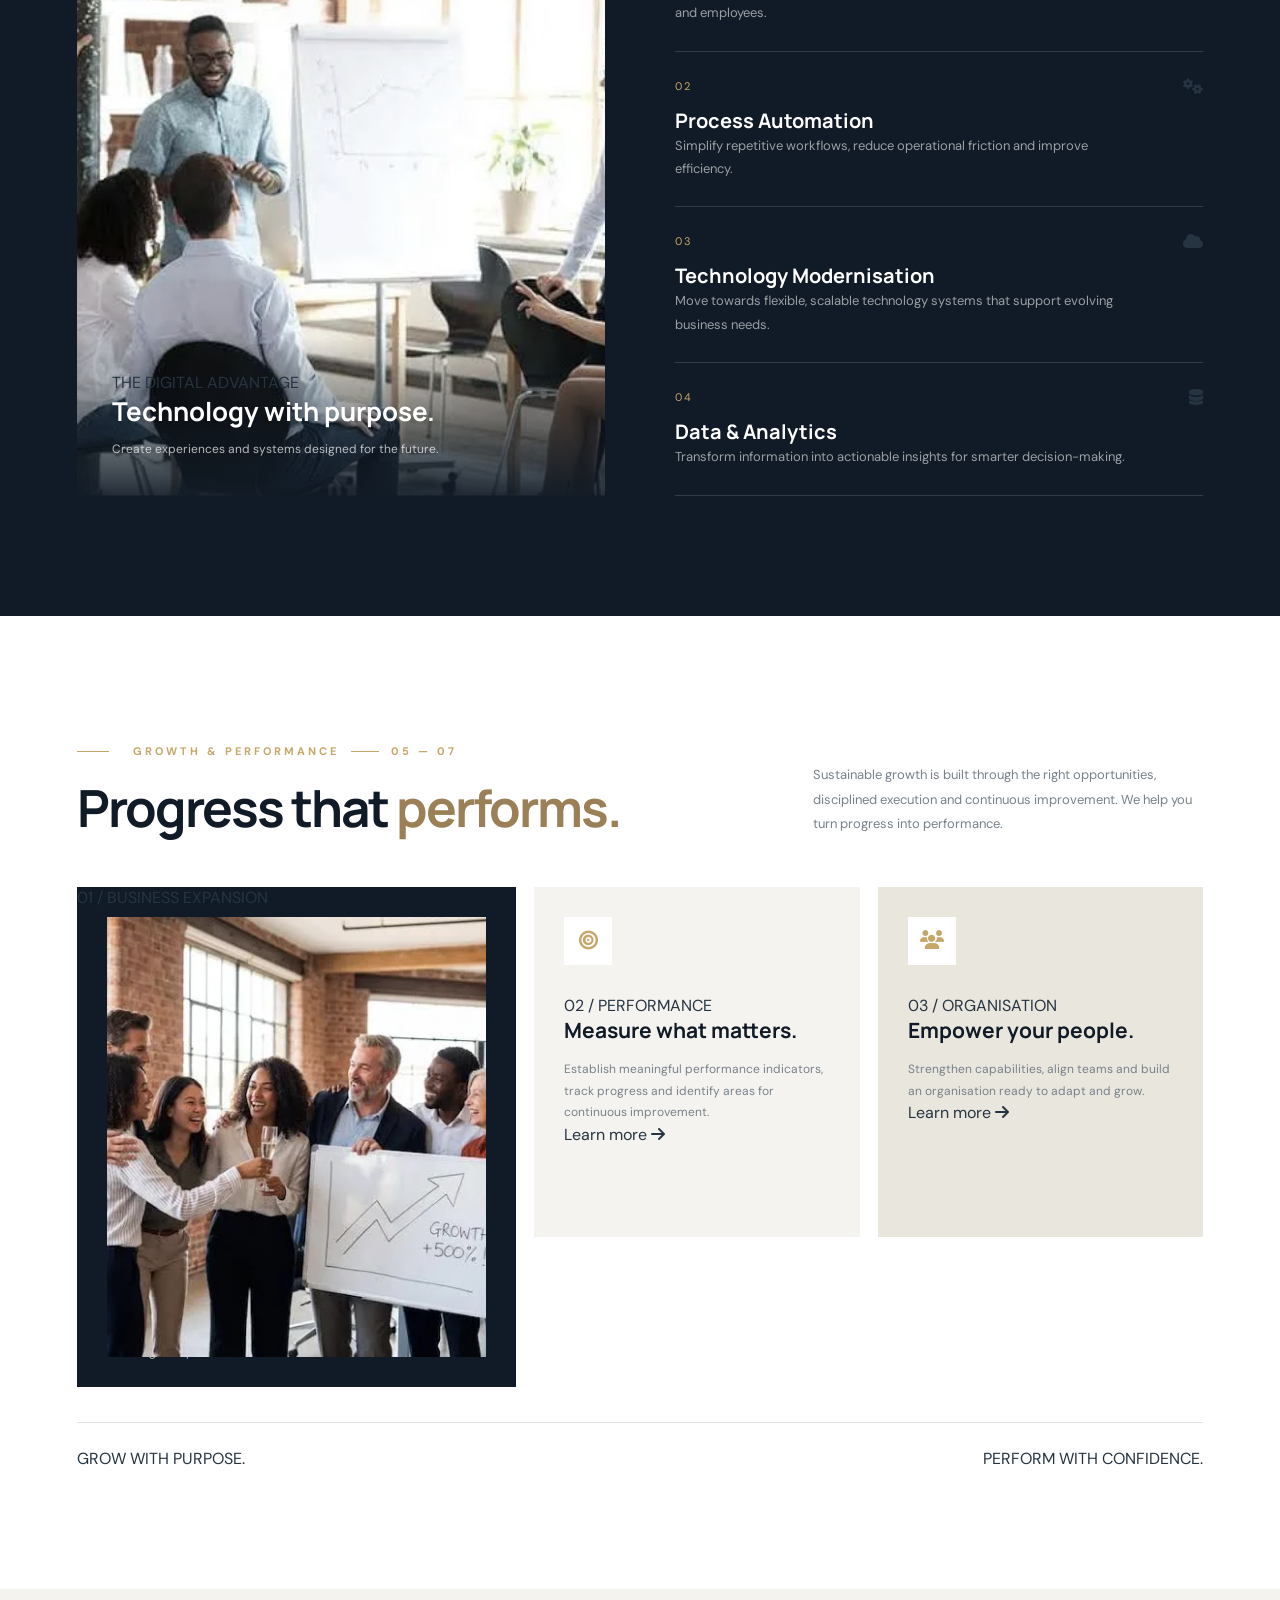
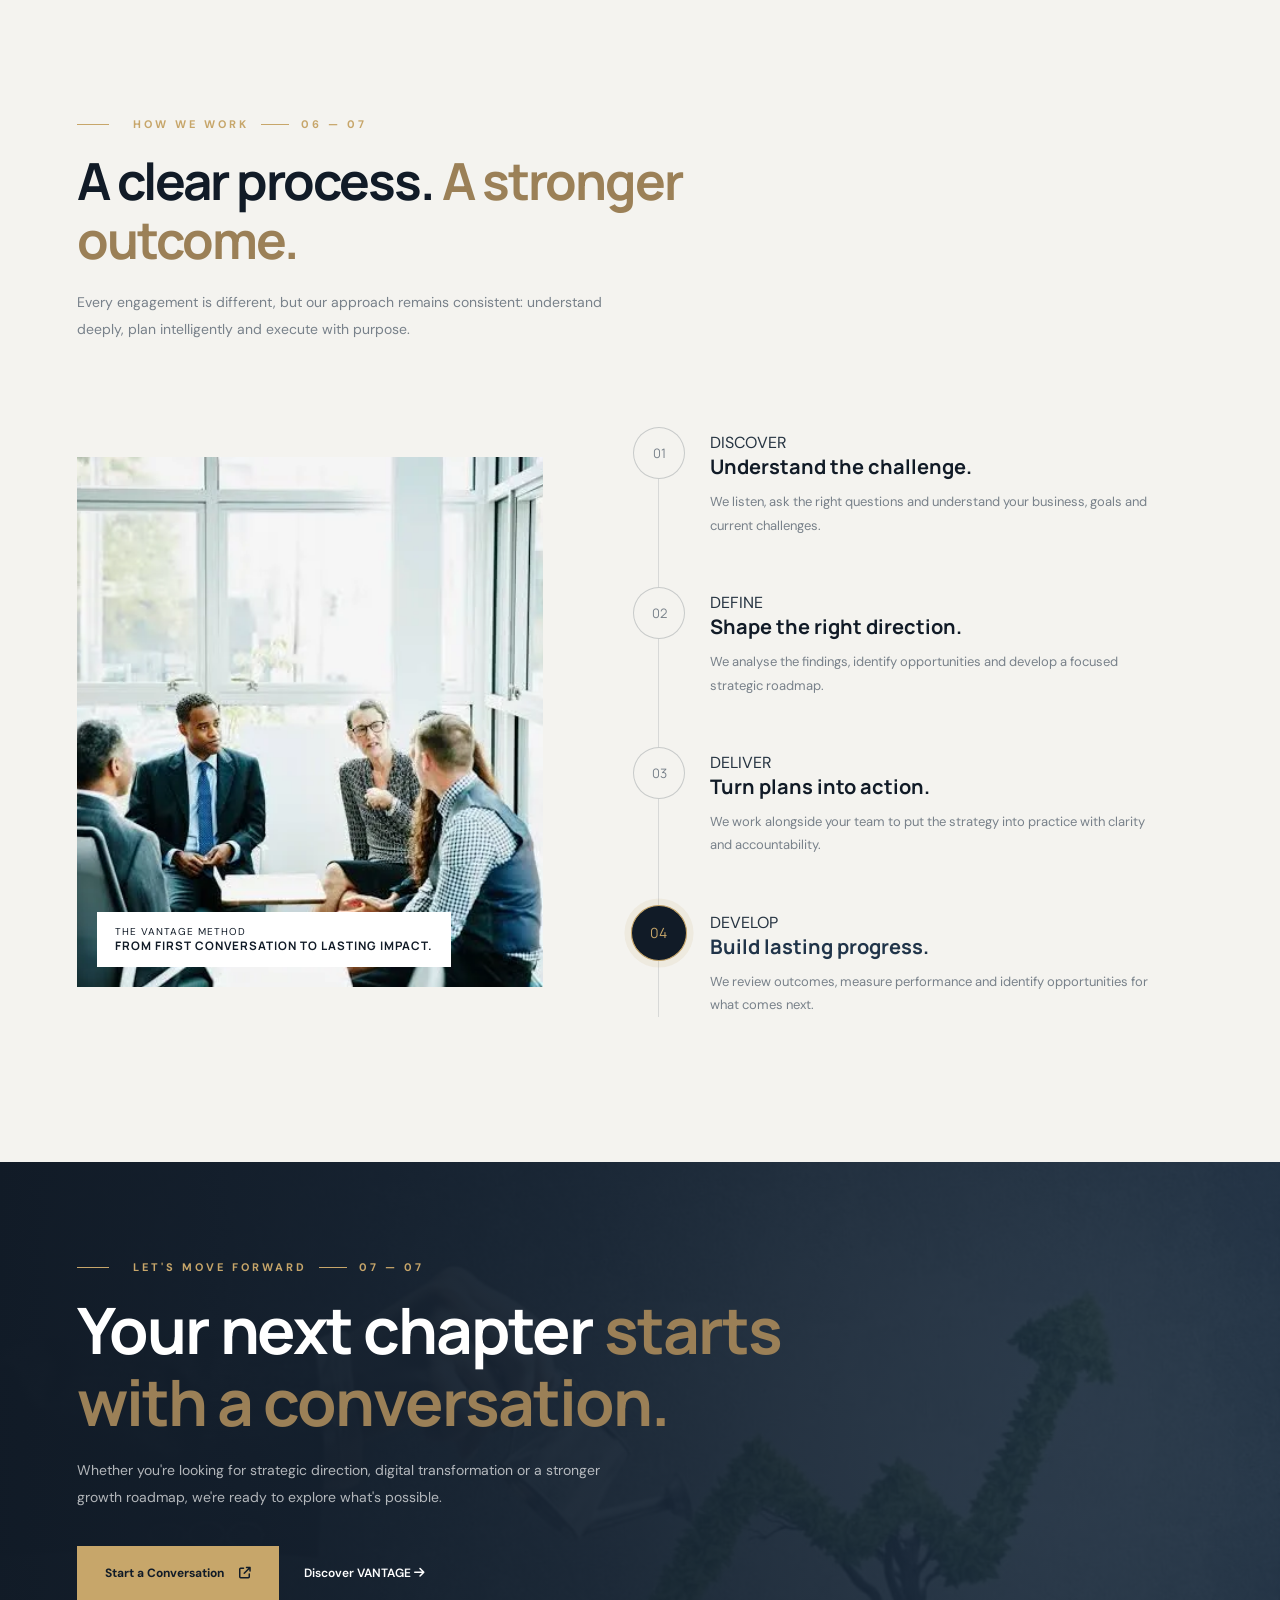
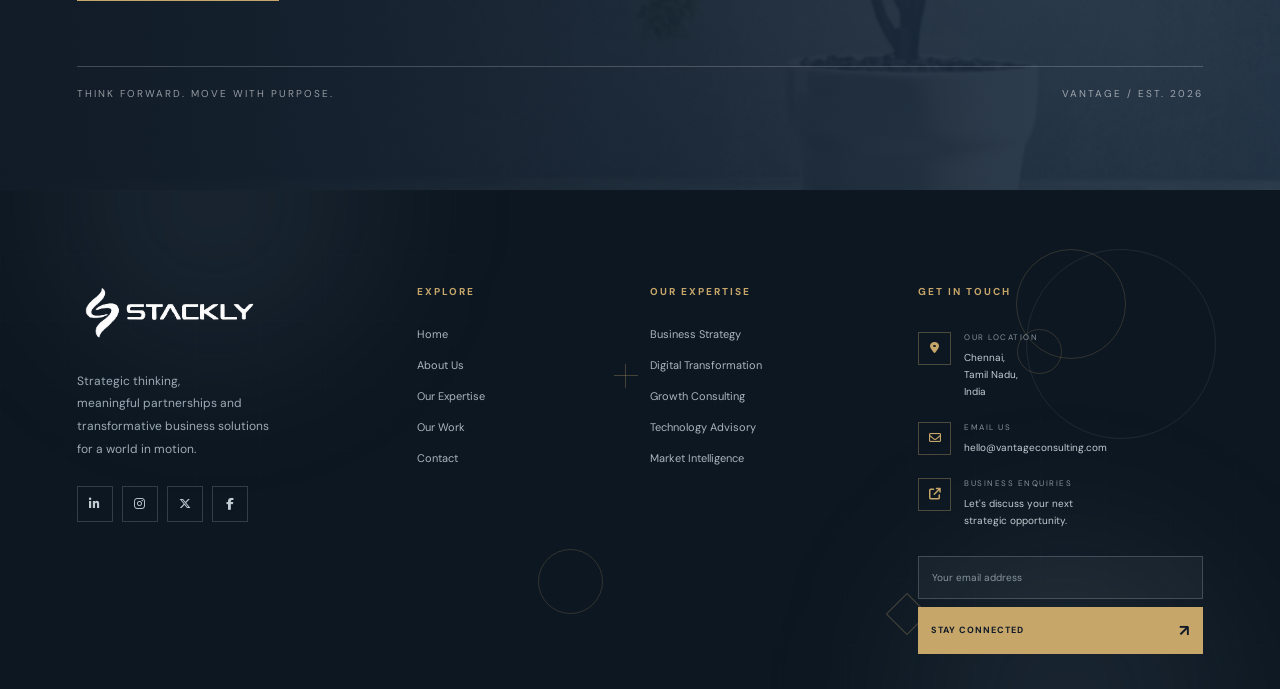
<file: services.html>
<!DOCTYPE html>
<html lang="en">

<head>
    <meta charset="UTF-8">
    <meta name="viewport" content="width=device-width, initial-scale=1.0">

    <title>Our Services </title>

    <meta name="description"
        content="Explore VANTAGE strategy, consulting, digital transformation and business growth services. We turn complex challenges into meaningful progress.">

    <link rel="preconnect" href="https://fonts.googleapis.com">
    <link rel="preconnect" href="https://fonts.gstatic.com" crossorigin>

    <link href="https://fonts.googleapis.com/css2?family=DM+Sans:wght@400;500;600;700&family=Manrope:wght@400;500;600;700;800&display=swap"
        rel="stylesheet">

    <link rel="stylesheet"
        href="https://cdnjs.cloudflare.com/ajax/libs/font-awesome/6.7.2/css/all.min.css">

    <!-- Main website styles -->
    <link rel="stylesheet" href="css/style.css">

    <!-- Services page styles -->
    <link rel="stylesheet" href="css/services.css">

    <!-- Animation styles -->
    <link rel="stylesheet" href="css/animation.css">



      <link rel="stylesheet" href="css/responsive.css">

</head>

<body>


<!-- =====================================================
     SCROLL PROGRESS
===================================================== -->

<div class="scroll-progress" id="scrollProgress"></div>



<!-- =====================================================
     CINEMATIC 3D PRELOADER
===================================================== -->

<div class="preloader" id="preloader">

    <div class="preloader-background"></div>

    <div class="preloader-top">

        <span>VANTAGE</span>

        <span>EST. 2026</span>

    </div>


    <div class="preloader-scene">

        <div class="staircase-perspective">

            <div class="stair stair-1"></div>
            <div class="stair stair-2"></div>
            <div class="stair stair-3"></div>
            <div class="stair stair-4"></div>
            <div class="stair stair-5"></div>
            <div class="stair stair-6"></div>
            <div class="stair stair-7"></div>
            <div class="stair stair-8"></div>

        </div>


        <div class="chess-king-container" id="chessKing">

            <div class="king-shadow"></div>

            <div class="chess-king">

                <div class="king-cross"></div>

                <div class="king-crown"></div>

                <div class="king-head"></div>

                <div class="king-body"></div>

                <div class="king-base"></div>

            </div>

        </div>


        <div class="preloader-light"></div>

    </div>


    <div class="preloader-bottom">

        <div class="preloader-copy">

            <span class="preloader-label">
                STRATEGY IN MOTION
            </span>

            <h2>
                Building a better<br>
                business perspective.
            </h2>

            <p id="preloaderStatus">
                Preparing your experience...
            </p>

        </div>


        <div class="preloader-progress-area">

            <div class="preloader-percentage" id="preloaderPercentage">
                00%
            </div>

            <div class="preloader-track">

                <div class="preloader-fill" id="preloaderFill"></div>

            </div>

        </div>

    </div>


</div>



<!-- =====================================================
     CUSTOM CURSOR
===================================================== -->

<div class="custom-cursor" id="customCursor"></div>

<div class="cursor-outline" id="cursorOutline"></div>



<!-- =====================================================
     HEADER
===================================================== -->

<header class="site-header" id="siteHeader">

    <div class="header-container">


        <!-- LOGO -->

       <a href="index.html" class="brand">
    <img src="assets/logo.webp" alt="VANTAGE Logo" class="brand-logo">
</a>



        <!-- DESKTOP NAVIGATION -->

        <nav class="desktop-navigation">

            <a href="index.html" class="nav-link ">Home</a>

            <a href="about.html" class="nav-link">About</a>

            <a href="services.html" class="nav-link active">Services</a>

            <a href="industries.html" class="nav-link">Industries</a>

            <a href="contact.html" class="nav-link">Contact</a>

        </nav>



        <!-- HEADER ACTIONS -->

        <div class="header-actions">


            <button class="login-trigger" data-open-login>

                <i class="fa-regular fa-user"></i>

                <span>Sign In</span>

            </button>


            <a href="404.html" class="header-cta">

                Let's Talk

                <i class="fa-solid fa-arrow-up-right-from-square"></i>

            </a>


        </div>



        <!-- MOBILE MENU BUTTON -->

        <button class="menu-toggle" id="menuToggle" aria-label="Open navigation" aria-expanded="false">

            <span></span>
            <span></span>

        </button>


    </div>

</header>



<!-- =====================================================
     MOBILE NAVIGATION
===================================================== -->

<div class="mobile-overlay" id="mobileOverlay"></div>


<aside class="mobile-drawer" id="mobileDrawer">

    <div class="drawer-header">

        <a href="index.html" class="drawer-brand">
            VANTAGE
        </a>

        <button id="drawerClose" aria-label="Close navigation">

            <i class="fa-solid fa-xmark"></i>

        </button>

    </div>


    <div class="drawer-content">

        <span class="drawer-label">NAVIGATION / 2026</span>


        <nav class="drawer-navigation">

            <a href="index.html">
                Home <span>01</span>
            </a>

            <a href="about.html">
                About <span>02</span>
            </a>

            <a href="services.html">
                Services <span>03</span>
            </a>

            <a href="industries.html">
                Industries <span>04</span>
            </a>

            <a href="contact.html">
                Contact <span>05</span>
            </a>

        </nav>


        <div class="drawer-footer">

            <p>Let's build something meaningful.</p>

            <button data-open-login class="drawer-login">

                <i class="fa-regular fa-user"></i>

                Sign In

            </button>

        </div>

    </div>

</aside>




<!-- =====================================================
     LOGIN MODAL
===================================================== -->

<div class="login-modal" id="loginModal" aria-hidden="true">

    <div class="login-backdrop" data-close-login></div>


    <div class="login-dialog" role="dialog" aria-modal="true" aria-labelledby="loginTitle">


        <button class="login-close" data-close-login aria-label="Close login">

            <i class="fa-solid fa-xmark"></i>

        </button>



        <!-- LOGIN VISUAL SIDE -->

        <div class="login-visual">

            <img
                src="assets/l1.webp"
                alt="Vantage corporate office"
                loading="lazy"
            >


            <div class="login-visual-overlay"></div>


            <div class="login-visual-content">

                <span class="login-mini-label">
                    VANTAGE / PRIVATE ACCESS
                </span>


                <h2>
                    Your next<br>
                    chapter starts<br>
                    <span>here.</span>
                </h2>


                <p>
                    A smarter workspace for modern business leaders.
                </p>


                <div class="login-security-badge">

                    <i class="fa-solid fa-shield-halved"></i>

                    Secure Enterprise Access

                </div>

            </div>

        </div>



        <!-- LOGIN FORM SIDE -->

        <div class="login-form-panel">


            <div class="login-form-brand">

                <span class="brand-symbol">

                    <span></span>
                    <span></span>
                    <span></span>

                </span>

                <strong>VANTAGE</strong>

            </div>



            <span class="login-eyebrow">
                WELCOME BACK
            </span>


            <h2 id="loginTitle">
                Sign in to your<br>
                workspace.
            </h2>


            <p class="login-description">
                Access your business consulting workspace securely.
            </p>



            <!-- LOGIN TABS -->

            <div class="login-tabs">

                <button class="login-tab active" data-login-tab="user">

                    USER LOGIN

                </button>


                <button class="login-tab" data-login-tab="admin">

                    ADMIN LOGIN

                </button>

            </div>



            <!-- USER LOGIN -->

            <form class="login-form active" id="userLoginForm">


                <div class="form-group">

                    <label for="userEmail">Email Address</label>

                    <div class="login-input">

                        <i class="fa-regular fa-envelope"></i>

                        <input
                            type="email"
                            id="userEmail"
                            placeholder="name@company.com"
                            required
                        >

                    </div>

                </div>



                <div class="form-group">

                    <label for="userPassword">Password</label>

                    <div class="login-input">

                        <i class="fa-solid fa-lock"></i>

                        <input
                            type="password"
                            id="userPassword"
                            placeholder="Enter your password"
                            required
                        >

                        <button type="button" class="password-toggle" data-password="userPassword">

                            <i class="fa-regular fa-eye"></i>

                        </button>

                    </div>

                </div>



                <div class="login-options">

                    <label class="remember-option">

                        <input type="checkbox">

                        <span>Remember me</span>

                    </label>


                    <a href="404.html">Forgot password?</a>

                </div>



                <button type="submit" class="login-submit">

                    SIGN IN

                    <i class="fa-solid fa-arrow-right"></i>

                </button>


            </form>




            <!-- ADMIN LOGIN -->

            <form class="login-form" id="adminLoginForm">


                <div class="form-group">

                    <label for="adminEmail">Administrator Email</label>

                    <div class="login-input">

                        <i class="fa-regular fa-envelope"></i>

                        <input
                            type="email"
                            id="adminEmail"
                            placeholder="admin@company.com"
                            required
                        >

                    </div>

                </div>



                <div class="form-group">

                    <label for="adminPassword">Password</label>

                    <div class="login-input">

                        <i class="fa-solid fa-lock"></i>

                        <input
                            type="password"
                            id="adminPassword"
                            placeholder="Enter administrator password"
                            required
                        >

                        <button type="button" class="password-toggle" data-password="adminPassword">

                            <i class="fa-regular fa-eye"></i>

                        </button>

                    </div>

                </div>



                <div class="login-options">

                    <label class="remember-option">

                        <input type="checkbox">

                        <span>Remember me</span>

                    </label>


                    <a href="404.html">Forgot password?</a>

                </div>



                <button type="submit" class="login-submit">

                    ADMIN SIGN IN

                    <i class="fa-solid fa-arrow-right"></i>

                </button>


            </form>



            <div class="login-bottom">

                <i class="fa-solid fa-shield-halved"></i>

                <span>256-bit encrypted session protection</span>

            </div>


            <div class="login-create">

                New to Vantage?

                <a href="404.html">Create an account</a>

            </div>


        </div>

    </div>

</div>



    <main>


        <!-- =====================================================
             SECTION 01 — SERVICES HERO
        ====================================================== -->

        <section class="services-hero" id="servicesHero">

            <div class="services-hero-background"></div>

            <div class="services-hero-container">

                <div class="services-hero-content">

                    <div class="section-eyebrow">
                        <span></span>
                        WHAT WE DO
                        <span class="eyebrow-line"></span>
                        01 — 07
                    </div>


                    <h1>
                        Expertise that
                        <span>moves business</span>
                        forward.
                    </h1>


                    <p class="services-hero-description">
                        We combine strategic thinking, digital innovation
                        and practical execution to help ambitious businesses
                        solve complex challenges and create lasting value.
                    </p>


                    <div class="services-hero-actions">

                        <a href="404.html" class="primary-button">
                            Explore Our Services
                            <i class="fa-solid fa-arrow-down"></i>
                        </a>

                        <a href="404.html" class="text-button">
                            Discuss Your Project
                            <i class="fa-solid fa-arrow-up-right-from-square"></i>
                        </a>

                    </div>


                    <div class="services-hero-meta">

                        <div>
                            <strong>01</strong>
                            <span>Strategic thinking</span>
                        </div>

                        <div>
                            <strong>02</strong>
                            <span>Digital excellence</span>
                        </div>

                        <div>
                            <strong>03</strong>
                            <span>Measurable growth</span>
                        </div>

                    </div>

                </div>


                <div class="services-hero-visual">

                    <div class="services-visual-label">
                        <span>OUR EXPERTISE</span>
                        <span>EST. 2026</span>
                    </div>


                    <div class="services-visual-main">

                        <img src="assets/s1.webp"
                            alt="VANTAGE strategic business consulting team">

                       

                    </div>


                    <div class="services-floating-card">

                        <div class="floating-icon">
                            <i class="fa-solid fa-chart-line"></i>
                        </div>

                        <div>
                            <strong>Beyond advice.</strong>
                            <span>Into meaningful action.</span>
                        </div>

                    </div>


                    <div class="services-visual-index">
                        <span>V.</span>
                        <span>01 / 04</span>
                    </div>

                </div>

            </div>


            <div class="services-hero-bottom">

                <span>STRATEGY THAT CREATES DIRECTION</span>

                <span>SCROLL TO EXPLORE <i class="fa-solid fa-arrow-down"></i></span>

            </div>

        </section>



        <!-- =====================================================
             SECTION 02 — SERVICES OVERVIEW
        ====================================================== -->

        <section class="service-overview" id="serviceOverview">

            <div class="service-overview-container">


                <div class="service-overview-heading">

                    <div class="section-eyebrow">
                        <span></span>
                        OUR EXPERTISE
                        <span class="eyebrow-line"></span>
                        02 — 07
                    </div>


                    <div class="overview-heading-grid">

                        <h2>
                            Everything you need
                            <span>to move ahead.</span>
                        </h2>

                        <p>
                            Great businesses need more than good ideas.
                            They need clear direction, the right capabilities
                            and a partner who understands how to turn
                            ambition into action.
                        </p>

                    </div>

                </div>


                <div class="service-overview-grid">


                    <article class="overview-service-card">

                        <div class="overview-card-top">
                            <span>01 / STRATEGY</span>
                            <i class="fa-solid fa-arrow-up-right-from-square"></i>
                        </div>

                        <div class="overview-card-icon">
                            <i class="fa-solid fa-chess"></i>
                        </div>

                        <h3>Strategy & Consulting</h3>

                        <p>
                            Build a stronger business foundation with
                            informed decisions, structured planning
                            and long-term strategic direction.
                        </p>

                        <a href="404.html">
                            Explore service
                            <i class="fa-solid fa-arrow-right"></i>
                        </a>

                    </article>



                    <article class="overview-service-card featured">

                        <div class="overview-card-top">
                            <span>02 / DIGITAL</span>
                            <i class="fa-solid fa-arrow-up-right-from-square"></i>
                        </div>

                        <div class="overview-card-icon">
                            <i class="fa-solid fa-layer-group"></i>
                        </div>

                        <h3>Digital Transformation</h3>

                        <p>
                            Modernise operations, embrace technology
                            and create connected digital experiences
                            that work for your business.
                        </p>

                        <a href="404.html">
                            Explore service
                            <i class="fa-solid fa-arrow-right"></i>
                        </a>

                    </article>



                    <article class="overview-service-card">

                        <div class="overview-card-top">
                            <span>03 / GROWTH</span>
                            <i class="fa-solid fa-arrow-up-right-from-square"></i>
                        </div>

                        <div class="overview-card-icon">
                            <i class="fa-solid fa-chart-pie"></i>
                        </div>

                        <h3>Growth & Performance</h3>

                        <p>
                            Identify new opportunities, strengthen
                            performance and build a business ready
                            for its next stage of growth.
                        </p>

                        <a href="404.html">
                            Explore service
                            <i class="fa-solid fa-arrow-right"></i>
                        </a>

                    </article>


                </div>


                <div class="overview-bottom-note">

                    <span>ONE PARTNER. MULTIPLE POSSIBILITIES.</span>

                    <p>
                        Our capabilities work together to create a
                        complete and connected business transformation.
                    </p>

                </div>

            </div>

        </section>



        <!-- =====================================================
             SECTION 03 — STRATEGY & CONSULTING
        ====================================================== -->

        <section class="strategy-service" id="strategyService">

            <div class="strategy-service-container">


                <div class="strategy-service-visual">

                    <div class="strategy-image-main">

                        <img src="assets/s2.webp"
                            alt="Business leaders discussing strategic planning">

                    </div>


                  


                    <div class="strategy-image-caption">

                        <span>STRATEGY IN MOTION</span>

                        <strong>Clarity creates confidence.</strong>

                    </div>


                    <div class="strategy-side-number">
                        01
                    </div>

                </div>



                <div class="strategy-service-content">

                    <div class="section-eyebrow">
                        <span></span>
                        STRATEGY & CONSULTING
                        <span class="eyebrow-line"></span>
                        03 — 07
                    </div>


                    <h2>
                        Turn complexity
                        <span>into clarity.</span>
                    </h2>


                    <p class="strategy-intro">
                        Every successful transformation starts with
                        a clear understanding of where you are and
                        where you want to go. We help you define
                        the path between the two.
                    </p>


                    <div class="strategy-feature-list">


                        <div class="strategy-feature">

                            <span class="feature-number">01</span>

                            <div>
                                <h4>Business Strategy</h4>
                                <p>
                                    Define priorities, identify opportunities
                                    and establish a practical roadmap
                                    for sustainable success.
                                </p>
                            </div>

                            <i class="fa-solid fa-arrow-up-right-from-square"></i>

                        </div>



                        <div class="strategy-feature">

                            <span class="feature-number">02</span>

                            <div>
                                <h4>Market Research & Insights</h4>
                                <p>
                                    Understand market dynamics, customer
                                    expectations and competitive positioning
                                    before making critical decisions.
                                </p>
                            </div>

                            <i class="fa-solid fa-arrow-up-right-from-square"></i>

                        </div>



                        <div class="strategy-feature">

                            <span class="feature-number">03</span>

                            <div>
                                <h4>Operational Excellence</h4>
                                <p>
                                    Improve processes, strengthen workflows
                                    and build efficient operating models.
                                </p>
                            </div>

                            <i class="fa-solid fa-arrow-up-right-from-square"></i>

                        </div>



                        <div class="strategy-feature">

                            <span class="feature-number">04</span>

                            <div>
                                <h4>Business Advisory</h4>
                                <p>
                                    Make confident business decisions
                                    with structured insights and
                                    experienced strategic guidance.
                                </p>
                            </div>

                            <i class="fa-solid fa-arrow-up-right-from-square"></i>

                        </div>


                    </div>


                    <a href="404.html" class="service-link-button">
                        Discuss Your Strategy
                        <i class="fa-solid fa-arrow-right"></i>
                    </a>

                </div>

            </div>

        </section>



        <!-- =====================================================
             SECTION 04 — DIGITAL TRANSFORMATION
        ====================================================== -->

        <section class="digital-service" id="digitalService">

            <div class="digital-service-container">


                <div class="digital-service-heading">

                    <div class="section-eyebrow">
                        <span></span>
                        DIGITAL TRANSFORMATION
                        <span class="eyebrow-line"></span>
                        04 — 07
                    </div>


                    <h2>
                        Build for what's
                        <span>next.</span>
                    </h2>


                    <p>
                        Technology should make business simpler,
                        smarter and more connected. We help
                        organisations embrace digital possibilities
                        with purpose and precision.
                    </p>

                </div>



                <div class="digital-feature-layout">


                    <div class="digital-feature-image">

                        <img src="assets/s3.webp"
                            alt="Modern digital technology and business workspace">


                        <div class="digital-image-content">

                            <span>THE DIGITAL ADVANTAGE</span>

                            <h3>
                                Technology
                                with purpose.
                            </h3>

                            <p>
                                Create experiences and systems
                                designed for the future.
                            </p>

                        </div>

                    </div>



                    <div class="digital-feature-list">


                        <article class="digital-feature-item">

                            <div class="digital-item-top">
                                <span>01</span>
                                <i class="fa-solid fa-display"></i>
                            </div>

                            <h3>Digital Experience</h3>

                            <p>
                                Design intuitive digital journeys
                                that connect your business with
                                customers and employees.
                            </p>

                        </article>



                        <article class="digital-feature-item">

                            <div class="digital-item-top">
                                <span>02</span>
                                <i class="fa-solid fa-gears"></i>
                            </div>

                            <h3>Process Automation</h3>

                            <p>
                                Simplify repetitive workflows,
                                reduce operational friction
                                and improve efficiency.
                            </p>

                        </article>



                        <article class="digital-feature-item">

                            <div class="digital-item-top">
                                <span>03</span>
                                <i class="fa-solid fa-cloud"></i>
                            </div>

                            <h3>Technology Modernisation</h3>

                            <p>
                                Move towards flexible, scalable
                                technology systems that support
                                evolving business needs.
                            </p>

                        </article>



                        <article class="digital-feature-item">

                            <div class="digital-item-top">
                                <span>04</span>
                                <i class="fa-solid fa-database"></i>
                            </div>

                            <h3>Data & Analytics</h3>

                            <p>
                                Transform information into
                                actionable insights for
                                smarter decision-making.
                            </p>

                        </article>


                    </div>

                </div>

            </div>

        </section>



        <!-- =====================================================
             SECTION 05 — GROWTH & PERFORMANCE
        ====================================================== -->

        <section class="growth-service" id="growthService">

            <div class="growth-service-container">


                <div class="growth-service-top">

                    <div>

                        <div class="section-eyebrow">
                            <span></span>
                            GROWTH & PERFORMANCE
                            <span class="eyebrow-line"></span>
                            05 — 07
                        </div>

                        <h2>
                            Progress that
                            <span>performs.</span>
                        </h2>

                    </div>


                    <p>
                        Sustainable growth is built through
                        the right opportunities, disciplined
                        execution and continuous improvement.
                        We help you turn progress into performance.
                    </p>

                </div>



                <div class="growth-service-grid">


                    <article class="growth-card growth-card-large">

                        <img src="assets/s4.webp"
                            alt="Business growth and performance planning">

                        <div class="growth-card-overlay">

                            <span>01 / BUSINESS EXPANSION</span>

                            <h3>
                                Find your
                                next opportunity.
                            </h3>

                            <p>
                                Discover new markets, customer segments
                                and opportunities for meaningful expansion.
                            </p>

                        </div>

                    </article>



                    <article class="growth-card growth-card-small">

                        <div class="growth-card-icon">
                            <i class="fa-solid fa-bullseye"></i>
                        </div>

                        <span>02 / PERFORMANCE</span>

                        <h3>
                            Measure what
                            matters.
                        </h3>

                        <p>
                            Establish meaningful performance indicators,
                            track progress and identify areas
                            for continuous improvement.
                        </p>

                        <a href="404.html">
                            Learn more
                            <i class="fa-solid fa-arrow-right"></i>
                        </a>

                    </article>



                    <article class="growth-card growth-card-small growth-card-dark">

                        <div class="growth-card-icon">
                            <i class="fa-solid fa-users"></i>
                        </div>

                        <span>03 / ORGANISATION</span>

                        <h3>
                            Empower your
                            people.
                        </h3>

                        <p>
                            Strengthen capabilities, align teams
                            and build an organisation ready
                            to adapt and grow.
                        </p>

                        <a href="404.html">
                            Learn more
                            <i class="fa-solid fa-arrow-right"></i>
                        </a>

                    </article>


                </div>


                <div class="growth-bottom">

                    <span>GROW WITH PURPOSE.</span>

                    <span>PERFORM WITH CONFIDENCE.</span>

                </div>

            </div>

        </section>



        <!-- =====================================================
             SECTION 06 — OUR ENGAGEMENT PROCESS
        ====================================================== -->

        <section class="service-process" id="serviceProcess">

            <div class="service-process-container">


                <div class="process-heading">

                    <div class="section-eyebrow">
                        <span></span>
                        HOW WE WORK
                        <span class="eyebrow-line"></span>
                        06 — 07
                    </div>


                    <h2>
                        A clear process.
                        <span>A stronger outcome.</span>
                    </h2>


                    <p>
                        Every engagement is different, but our
                        approach remains consistent: understand
                        deeply, plan intelligently and execute
                        with purpose.
                    </p>

                </div>



                <div class="process-layout">


                    <div class="process-image">

                        <img src="assets/s5.webp"
                            alt="Consulting team working together on a project">

                        <div class="process-image-caption">

                            <span>THE VANTAGE METHOD</span>

                            <h3>
                                From first conversation
                                to lasting impact.
                            </h3>

                        </div>

                    </div>



                    <div class="process-timeline">


                        <div class="process-step active">

                            <div class="process-step-number">
                                01
                            </div>

                            <div class="process-step-content">

                                <span>DISCOVER</span>

                                <h3>Understand the challenge.</h3>

                                <p>
                                    We listen, ask the right questions
                                    and understand your business,
                                    goals and current challenges.
                                </p>

                            </div>

                        </div>



                        <div class="process-step">

                            <div class="process-step-number">
                                02
                            </div>

                            <div class="process-step-content">

                                <span>DEFINE</span>

                                <h3>Shape the right direction.</h3>

                                <p>
                                    We analyse the findings,
                                    identify opportunities and
                                    develop a focused strategic roadmap.
                                </p>

                            </div>

                        </div>



                        <div class="process-step">

                            <div class="process-step-number">
                                03
                            </div>

                            <div class="process-step-content">

                                <span>DELIVER</span>

                                <h3>Turn plans into action.</h3>

                                <p>
                                    We work alongside your team
                                    to put the strategy into practice
                                    with clarity and accountability.
                                </p>

                            </div>

                        </div>



                        <div class="process-step">

                            <div class="process-step-number">
                                04
                            </div>

                            <div class="process-step-content">

                                <span>DEVELOP</span>

                                <h3>Build lasting progress.</h3>

                                <p>
                                    We review outcomes, measure
                                    performance and identify
                                    opportunities for what comes next.
                                </p>

                            </div>

                        </div>


                    </div>

                </div>

            </div>

        </section>



        <!-- =====================================================
             SECTION 07 — FINAL CTA
        ====================================================== -->

        <section class="services-final-cta" id="servicesCTA">

            <div class="services-cta-image">

                <img src="assets/s6.webp"
                    alt="Modern business office representing future opportunities">

            </div>


            <div class="services-cta-overlay"></div>


            <div class="services-cta-container">


                <div class="section-eyebrow">
                    <span></span>
                    LET'S MOVE FORWARD
                    <span class="eyebrow-line"></span>
                    07 — 07
                </div>


                <h2>
                    Your next chapter
                    <span>starts with a conversation.</span>
                </h2>


                <p>
                    Whether you're looking for strategic direction,
                    digital transformation or a stronger growth
                    roadmap, we're ready to explore what's possible.
                </p>


                <div class="services-cta-actions">

                    <a href="404.html" class="services-cta-button">

                        Start a Conversation

                        <i class="fa-solid fa-arrow-up-right-from-square"></i>

                    </a>


                    <a href="404.html" class="services-cta-secondary">

                        Discover VANTAGE

                        <i class="fa-solid fa-arrow-right"></i>

                    </a>

                </div>


                <div class="services-cta-bottom">

                    <span>THINK FORWARD. MOVE WITH PURPOSE.</span>

                    <span>VANTAGE / EST. 2026</span>

                </div>

            </div>

        </section>


    </main>



<footer class="site-footer" id="footer">

    <!-- 3D BACKGROUND ELEMENTS -->
    <div class="footer-grid-bg" aria-hidden="true"></div>

    <div class="footer-light footer-light-one" aria-hidden="true"></div>
    <div class="footer-light footer-light-two" aria-hidden="true"></div>

    <div class="footer-3d-scene" aria-hidden="true">

        <div class="footer-orb footer-orb-one"></div>
        <div class="footer-orb footer-orb-two"></div>
        <div class="footer-orb footer-orb-three"></div>

        <div class="footer-ring"></div>
        <div class="footer-cube"></div>
        <div class="footer-cross"></div>

    </div>


    <!-- FOOTER TOP -->
    <div class="footer-top">

        <!-- BRAND -->
        <div class="footer-brand">

           
         <a href="index.html" class="footer-logo">

    <img
        src="assets/logo.webp"
        alt="VANTAGE Strategy & Consulting"
        class="footer-logo-image"
    >

</a>

            <p>
                Strategic thinking,<br>
                meaningful partnerships and<br>
                transformative business solutions<br>
                for a world in motion.
            </p>

            <!-- SOCIAL MEDIA -->
            <div class="footer-socials">

                <a href="404.html" aria-label="LinkedIn">
                    <i class="fa-brands fa-linkedin-in"></i>
                </a>

                <a href="404.html" aria-label="Instagram">
                    <i class="fa-brands fa-instagram"></i>
                </a>

                <a href="404.html" aria-label="X">
                    <i class="fa-brands fa-x-twitter"></i>
                </a>

                <a href="404.html" aria-label="Facebook">
                    <i class="fa-brands fa-facebook-f"></i>
                </a>

            </div>

        </div>


        <!-- EXPLORE -->
        <div class="footer-column">

            <span class="footer-heading">
                EXPLORE
            </span>

            <a href="index.html">Home</a>
            <a href="about.html">About Us</a>
            <a href="services.html">Our Expertise</a>
            <a href="work.html">Our Work</a>
            <a href="contact.html">Contact</a>

        </div>


        <!-- SERVICES -->
        <div class="footer-column">

            <span class="footer-heading">
                OUR EXPERTISE
            </span>

            <a href="services.html">Business Strategy</a>
            <a href="services.html">Digital Transformation</a>
            <a href="services.html">Growth Consulting</a>
            <a href="services.html">Technology Advisory</a>
            <a href="services.html">Market Intelligence</a>

        </div>


        <!-- STUDIO CONTACT -->
        <div class="footer-column footer-contact">

            <span class="footer-heading">
                GET IN TOUCH
            </span>


            <!-- LOCATION -->
            <div class="footer-contact-item">

                <div class="footer-contact-icon">
                    <i class="fa-solid fa-location-dot"></i>
                </div>

                <div class="footer-contact-info">

                    <span class="contact-label">
                        OUR LOCATION
                    </span>

                    <a href="404.html">
                        Chennai,<br>
                        Tamil Nadu,<br>
                        India
                    </a>

                </div>

            </div>


            <!-- EMAIL -->
            <div class="footer-contact-item">

                <div class="footer-contact-icon">
                    <i class="fa-regular fa-envelope"></i>
                </div>

                <div class="footer-contact-info">

                    <span class="contact-label">
                        EMAIL US
                    </span>

                    <a href="mailto:hello@vantageconsulting.com">
                        hello@vantageconsulting.com
                    </a>

                </div>

            </div>


            <!-- BUSINESS ENQUIRIES -->
            <div class="footer-contact-item">

                <div class="footer-contact-icon">
                    <i class="fa-solid fa-arrow-up-right-from-square"></i>
                </div>

                <div class="footer-contact-info">

                    <span class="contact-label">
                        BUSINESS ENQUIRIES
                    </span>

                    <a href="contact.html">
                        Let's discuss your next<br>
                        strategic opportunity.
                    </a>

                </div>

            </div>


            <!-- SUBSCRIBE -->
            <div class="footer-subscribe">

                <div class="subscribe-input">

                    <input
                        type="email"
                        id="footerEmail"
                        placeholder="Your email address"
                        aria-label="Your email address"
                    >

                </div>

                <button
                    type="button"
                    class="subscribe-button"
                    onclick="window.location.href='404.html'"
                >

                    STAY CONNECTED

                    <span>↗</span>

                </button>

            </div>

        </div>

    </div>


  
    

</footer>





<script src="js/main.js"></script>
<script src="js/services.js"></script>

</body>
</html>
</file>
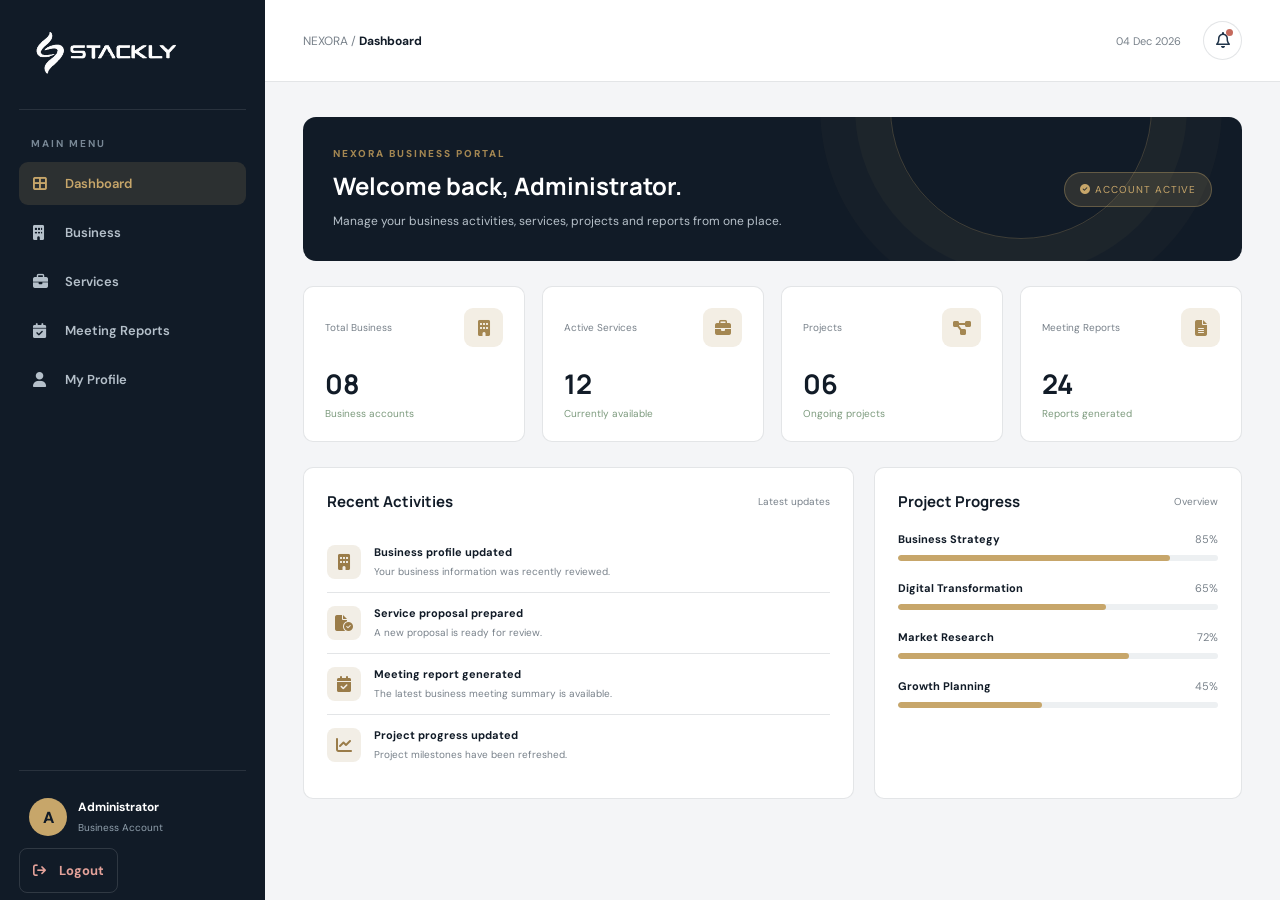
<file: user-dashboard.html>
<!DOCTYPE html>
<html lang="en">
<head>
<meta charset="UTF-8">
<meta name="viewport" content="width=device-width, initial-scale=1.0">
<title>User Dashboard</title>

<link rel="preconnect" href="https://fonts.googleapis.com">
<link rel="preconnect" href="https://fonts.gstatic.com" crossorigin>
<link href="https://fonts.googleapis.com/css2?family=DM+Sans:wght@400;500;600;700;800&family=Manrope:wght@400;500;600;700;800&display=swap" rel="stylesheet">

<link rel="stylesheet" href="https://cdnjs.cloudflare.com/ajax/libs/font-awesome/6.7.2/css/all.min.css">

<style>
:root {
    --bg: #f4f5f7;
    --white: #ffffff;
    --dark: #111b27;
    --dark-2: #172433;
    --navy: #203449;
    --blue: #8ba9c3;
    --gold: #c7a66a;
    --text: #263442;
    --muted: #78818a;
    --line: rgba(25,43,59,.12);
    --font: 'DM Sans', sans-serif;
    --heading: 'Manrope', sans-serif;
}

* {
    margin: 0;
    padding: 0;
    box-sizing: border-box;
}

body {
    font-family: var(--font);
    background: var(--bg);
    color: var(--text);
}

a {
    text-decoration: none;
    color: inherit;
}

button {
    font: inherit;
    cursor: pointer;
}

.dashboard-layout {
    min-height: 100vh;
}

/* SIDEBAR */

.sidebar {
    position: fixed;
    inset: 0 auto 0 0;
    width: 265px;
    background: var(--dark);
    color: var(--white);
    padding: 27px 19px 20px;
    display: flex;
    flex-direction: column;
    z-index: 1000;
}

.brand {
    display: flex;
    align-items: center;
    gap: 12px;
    padding: 0 10px 32px;
    border-bottom: 1px solid rgba(255,255,255,.1);
}

.brand-icon {
    width: 43px;
    height: 43px;
    background: var(--gold);
    color: var(--dark);
    display: grid;
    place-items: center;
    font-size: 20px;
    border-radius: 12px;
}

.brand-name {
    font-family: var(--heading);
    font-size: 19px;
    font-weight: 800;
    letter-spacing: 1.5px;
}

.brand-subtitle {
    display: block;
    font-size: 9px;
    letter-spacing: 2px;
    color: #aab5c0;
    margin-top: 3px;
}

.sidebar-label {
    font-size: 10px;
    color: #788795;
    letter-spacing: 2px;
    font-weight: 700;
    padding: 27px 12px 12px;
}

.sidebar-nav {
    display: flex;
    flex-direction: column;
    gap: 6px;
}

.nav-item {
    display: flex;
    align-items: center;
    gap: 13px;
    padding: 13px 14px;
    border-radius: 9px;
    color: #b5c0ca;
    font-size: 13px;
    font-weight: 600;
    transition: .3s ease;
    cursor: pointer;
}

.nav-item i {
    width: 19px;
    font-size: 15px;
}

.nav-item:hover,
.nav-item.active {
    background: rgba(199,166,106,.15);
    color: var(--gold);
}

.sidebar-bottom {
    margin-top: auto;
    border-top: 1px solid rgba(255,255,255,.1);
    padding-top: 17px;
}

.sidebar-user {
    display: flex;
    align-items: center;
    gap: 11px;
    padding: 10px;
    margin-bottom: 13px;
}

.user-avatar {
    width: 38px;
    height: 38px;
    border-radius: 50%;
    background: var(--gold);
    color: var(--dark);
    display: grid;
    place-items: center;
    font-weight: 800;
}

.user-details strong {
    display: block;
    font-size: 12px;
}

.user-details span {
    font-size: 10px;
    color: #91a0ad;
}

.logout-button {
    width: 100%;
    border: 1px solid rgba(255,255,255,.13);
    background: transparent;
    color: #e4a29a;
    padding: 13px;
    border-radius: 8px;
    text-align: left;
    font-size: 13px;
    font-weight: 700;
    transition: .3s;
}

.logout-button i {
    margin-right: 10px;
}

.logout-button:hover {
    background: #8d3434;
    color: white;
}

/* MAIN AREA */

.main-area {
    margin-left: 265px;
    min-height: 100vh;
}

.topbar {
    height: 82px;
    background: var(--white);
    border-bottom: 1px solid var(--line);
    display: flex;
    justify-content: space-between;
    align-items: center;
    padding: 0 38px;
    position: sticky;
    top: 0;
    z-index: 100;
}

.topbar-left {
    display: flex;
    align-items: center;
    gap: 15px;
}

.menu-toggle {
    display: none;
    border: 0;
    background: transparent;
    color: var(--dark);
    font-size: 21px;
}

.breadcrumb {
    font-size: 12px;
    color: var(--muted);
}

.breadcrumb strong {
    color: var(--dark);
}

.topbar-right {
    display: flex;
    align-items: center;
    gap: 22px;
}

.topbar-date {
    font-size: 11px;
    color: var(--muted);
}

.notification-button {
    width: 39px;
    height: 39px;
    border: 1px solid var(--line);
    background: white;
    border-radius: 50%;
    color: var(--navy);
    position: relative;
}

.notification-button span {
    position: absolute;
    width: 7px;
    height: 7px;
    border-radius: 50%;
    background: #c56a5d;
    top: 7px;
    right: 8px;
}

/* PAGE CONTENT */

.page-content {
    padding: 35px 38px 55px;
}

.page {
    display: none;
    animation: pageEnter .4s ease both;
}

.page.active {
    display: block;
}

@keyframes pageEnter {
    from {
        opacity: 0;
        transform: translateY(12px);
    }
    to {
        opacity: 1;
        transform: translateY(0);
    }
}

.page-heading {
    display: flex;
    justify-content: space-between;
    align-items: flex-end;
    gap: 20px;
    margin-bottom: 28px;
}

.eyebrow {
    color: #a48752;
    font-size: 10px;
    font-weight: 800;
    letter-spacing: 2px;
    text-transform: uppercase;
    margin-bottom: 9px;
}

.page-heading h1 {
    font-family: var(--heading);
    color: var(--dark);
    font-size: clamp(25px, 3vw, 34px);
    line-height: 1.2;
    margin-bottom: 8px;
}

.page-heading p {
    font-size: 13px;
    color: var(--muted);
    line-height: 1.7;
}

.primary-button {
    display: inline-flex;
    justify-content: center;
    align-items: center;
    gap: 9px;
    padding: 13px 19px;
    background: var(--dark);
    color: white;
    border-radius: 7px;
    font-size: 12px;
    font-weight: 700;
    border: 1px solid var(--dark);
    transition: .3s;
}

.primary-button:hover {
    background: var(--gold);
    border-color: var(--gold);
    color: var(--dark);
}

.outline-button {
    display: inline-flex;
    align-items: center;
    justify-content: center;
    gap: 8px;
    padding: 11px 15px;
    border: 1px solid var(--line);
    background: white;
    border-radius: 7px;
    font-size: 11px;
    font-weight: 700;
    color: var(--navy);
    transition: .3s;
}

.outline-button:hover {
    border-color: var(--gold);
    color: #967744;
}

/* DASHBOARD OVERVIEW */

.welcome-banner {
    background: var(--dark);
    color: white;
    border-radius: 13px;
    padding: 30px;
    display: flex;
    justify-content: space-between;
    align-items: center;
    gap: 20px;
    margin-bottom: 25px;
    overflow: hidden;
    position: relative;
}

.welcome-banner::after {
    content: "";
    position: absolute;
    width: 260px;
    height: 260px;
    border: 1px solid rgba(199,166,106,.25);
    border-radius: 50%;
    right: 90px;
    top: -140px;
    box-shadow: 0 0 0 35px rgba(199,166,106,.04),
                0 0 0 70px rgba(199,166,106,.03);
}

.welcome-banner h2 {
    font-family: var(--heading);
    font-size: 24px;
    margin-bottom: 9px;
}

.welcome-banner p {
    color: #b7c1ca;
    font-size: 12px;
    line-height: 1.7;
}

.welcome-tag {
    background: rgba(199,166,106,.16);
    border: 1px solid rgba(199,166,106,.35);
    color: var(--gold);
    border-radius: 30px;
    padding: 10px 15px;
    font-size: 10px;
    letter-spacing: 1px;
    white-space: nowrap;
    z-index: 1;
}

.stats-grid {
    display: grid;
    grid-template-columns: repeat(4, 1fr);
    gap: 17px;
    margin-bottom: 25px;
}

.stat-card {
    background: white;
    border: 1px solid var(--line);
    border-radius: 10px;
    padding: 21px;
}

.stat-top {
    display: flex;
    justify-content: space-between;
    align-items: center;
    margin-bottom: 18px;
}

.stat-icon {
    width: 39px;
    height: 39px;
    display: grid;
    place-items: center;
    background: #f3eee4;
    color: #a48752;
    border-radius: 9px;
}

.stat-card small {
    font-size: 10px;
    color: var(--muted);
}

.stat-card h3 {
    font-family: var(--heading);
    font-size: 27px;
    color: var(--dark);
    margin-bottom: 5px;
}

.stat-card p {
    color: #7c9a7d;
    font-size: 10px;
}

.dashboard-grid {
    display: grid;
    grid-template-columns: 1.5fr 1fr;
    gap: 20px;
}

.panel {
    background: white;
    border: 1px solid var(--line);
    border-radius: 10px;
    padding: 23px;
    margin-bottom: 20px;
}

.panel-heading {
    display: flex;
    justify-content: space-between;
    align-items: center;
    gap: 12px;
    margin-bottom: 20px;
}

.panel-heading h3 {
    font-family: var(--heading);
    color: var(--dark);
    font-size: 15px;
}

.panel-heading span {
    color: var(--muted);
    font-size: 10px;
}

.activity-item {
    display: flex;
    gap: 13px;
    padding: 13px 0;
    border-bottom: 1px solid var(--line);
}

.activity-item:last-child {
    border-bottom: 0;
}

.activity-icon {
    width: 34px;
    height: 34px;
    flex-shrink: 0;
    display: grid;
    place-items: center;
    background: #f2eee6;
    color: #9a7c49;
    border-radius: 8px;
}

.activity-item strong {
    display: block;
    font-size: 11px;
    color: var(--dark);
    margin-bottom: 5px;
}

.activity-item p {
    font-size: 10px;
    color: var(--muted);
    line-height: 1.5;
}

.progress-item {
    margin-bottom: 20px;
}

.progress-item:last-child {
    margin-bottom: 0;
}

.progress-info {
    display: flex;
    justify-content: space-between;
    font-size: 11px;
    margin-bottom: 9px;
}

.progress-info strong {
    color: var(--dark);
}

.progress-info span {
    color: var(--muted);
}

.progress-track {
    height: 6px;
    background: #edf0f2;
    border-radius: 20px;
    overflow: hidden;
}

.progress-fill {
    height: 100%;
    background: var(--gold);
    border-radius: inherit;
}

/* COMMON IMAGE CARDS */

.image-card {
    background: white;
    border: 1px solid var(--line);
    border-radius: 10px;
    overflow: hidden;
    transition: .3s ease;
}

.image-card:hover {
    transform: translateY(-5px);
    box-shadow: 0 15px 35px rgba(17,27,39,.09);
}

.image-card img {
    width: 100%;
    height: 190px;
    display: block;
    object-fit: cover;
}

.image-card-content {
    padding: 19px;
}

.card-category {
    font-size: 9px;
    letter-spacing: 1.5px;
    font-weight: 800;
    color: #a48752;
    text-transform: uppercase;
    margin-bottom: 9px;
}

.image-card h3 {
    font-family: var(--heading);
    font-size: 16px;
    color: var(--dark);
    margin-bottom: 9px;
}

.image-card p {
    color: var(--muted);
    font-size: 11px;
    line-height: 1.7;
    margin-bottom: 17px;
}

.card-footer {
    display: flex;
    align-items: center;
    justify-content: space-between;
    gap: 10px;
    border-top: 1px solid var(--line);
    padding-top: 14px;
}

.card-footer small {
    color: var(--muted);
    font-size: 10px;
}

.card-action {
    color: #a48752;
    font-size: 11px;
    font-weight: 800;
}

.card-action i {
    margin-left: 5px;
}

.cards-grid {
    display: grid;
    grid-template-columns: repeat(3, 1fr);
    gap: 20px;
}

/* BUSINESS PAGE */

.business-highlight {
    display: grid;
    grid-template-columns: 1.1fr 1fr;
    background: var(--dark);
    border-radius: 12px;
    overflow: hidden;
    margin-bottom: 25px;
    min-height: 260px;
}

.business-highlight img {
    width: 100%;
    height: 100%;
    min-height: 260px;
    object-fit: cover;
}

.business-highlight-content {
    padding: 35px;
    display: flex;
    flex-direction: column;
    justify-content: center;
}

.business-highlight-content .eyebrow {
    color: var(--gold);
}

.business-highlight-content h2 {
    color: white;
    font-family: var(--heading);
    font-size: 25px;
    line-height: 1.3;
    margin-bottom: 13px;
}

.business-highlight-content p {
    color: #b6c1ca;
    font-size: 12px;
    line-height: 1.8;
    margin-bottom: 20px;
}

.business-highlight-content .primary-button {
    align-self: flex-start;
    background: var(--gold);
    border-color: var(--gold);
    color: var(--dark);
}

/* SERVICES PAGE */

.service-card img {
    height: 205px;
}

.service-card .image-card-content {
    padding: 21px;
}

.service-card .primary-button {
    width: 100%;
}

/* MEETING REPORTS */

.report-summary {
    display: grid;
    grid-template-columns: repeat(3, 1fr);
    gap: 17px;
    margin-bottom: 24px;
}

.report-summary-card {
    background: white;
    border: 1px solid var(--line);
    border-radius: 10px;
    padding: 20px;
    display: flex;
    gap: 14px;
    align-items: center;
}

.report-summary-card .stat-icon {
    width: 45px;
    height: 45px;
}

.report-summary-card strong {
    display: block;
    font-size: 21px;
    font-family: var(--heading);
    color: var(--dark);
}

.report-summary-card span {
    color: var(--muted);
    font-size: 10px;
}

.report-list {
    display: flex;
    flex-direction: column;
    gap: 13px;
}

.report-item {
    display: grid;
    grid-template-columns: 95px 1fr auto;
    align-items: center;
    gap: 18px;
    background: white;
    border: 1px solid var(--line);
    padding: 15px;
    border-radius: 9px;
}

.report-item img {
    width: 95px;
    height: 75px;
    object-fit: cover;
    border-radius: 6px;
}

.report-item h3 {
    font-family: var(--heading);
    color: var(--dark);
    font-size: 13px;
    margin-bottom: 6px;
}

.report-item p {
    color: var(--muted);
    font-size: 10px;
    line-height: 1.6;
}

.report-status {
    display: inline-block;
    padding: 7px 10px;
    background: #edf4ed;
    color: #638b64;
    font-size: 9px;
    font-weight: 800;
    border-radius: 20px;
    margin-top: 7px;
}

.report-actions {
    display: flex;
    flex-direction: column;
    gap: 8px;
}

/* PROJECTS */

.project-grid {
    display: grid;
    grid-template-columns: repeat(2, 1fr);
    gap: 20px;
}

.project-card img {
    height: 210px;
}

/* PROFILE */

.profile-layout {
    display: grid;
    grid-template-columns: 300px 1fr;
    gap: 20px;
}

.profile-card {
    background: white;
    border: 1px solid var(--line);
    border-radius: 10px;
    padding: 28px;
    text-align: center;
}

.profile-avatar {
    width: 85px;
    height: 85px;
    margin: 0 auto 15px;
    border-radius: 50%;
    background: var(--dark);
    color: var(--gold);
    display: grid;
    place-items: center;
    font-size: 30px;
}

.profile-card h3 {
    font-family: var(--heading);
    font-size: 17px;
    color: var(--dark);
    margin-bottom: 5px;
}

.profile-card p {
    color: var(--muted);
    font-size: 11px;
}

.profile-details {
    background: white;
    border: 1px solid var(--line);
    border-radius: 10px;
    padding: 25px;
}

.profile-details h3 {
    font-family: var(--heading);
    font-size: 16px;
    margin-bottom: 20px;
}

.profile-row {
    padding: 15px 0;
    border-bottom: 1px solid var(--line);
    display: flex;
    justify-content: space-between;
    gap: 15px;
    font-size: 12px;
}

.profile-row span {
    color: var(--muted);
}

.profile-row strong {
    color: var(--dark);
    text-align: right;
}

/* MOBILE OVERLAY */

.sidebar-overlay {
    display: none;
    position: fixed;
    inset: 0;
    background: rgba(10,18,27,.55);
    z-index: 900;
}

/* RESPONSIVE */

@media(max-width:1100px) {
    .stats-grid {
        grid-template-columns: repeat(2, 1fr);
    }

    .cards-grid {
        grid-template-columns: repeat(2, 1fr);
    }
}

@media(max-width:850px) {
    .sidebar {
        transform: translateX(-100%);
        transition: .35s ease;
    }

    .sidebar.open {
        transform: translateX(0);
    }

    .sidebar-overlay.show {
        display: block;
    }

    .main-area {
        margin-left: 0;
    }

    .menu-toggle {
        display: block;
    }

    .topbar {
        padding: 0 22px;
    }

    .page-content {
        padding: 27px 22px 45px;
    }

    .dashboard-grid {
        grid-template-columns: 1fr;
    }

    .profile-layout {
        grid-template-columns: 1fr;
    }
}

@media(max-width:600px) {
    .topbar {
        height: 68px;
        padding: 0 15px;
    }

    .topbar-date {
        display: none;
    }

    .page-content {
        padding: 23px 15px 35px;
    }

    .page-heading {
        align-items: flex-start;
        flex-direction: column;
    }

    .page-heading > .primary-button {
        width: 100%;
    }

    .welcome-banner {
        padding: 23px;
        align-items: flex-start;
        flex-direction: column;
    }

    .welcome-banner h2 {
        font-size: 21px;
    }

    .stats-grid,
    .cards-grid,
    .report-summary,
    .project-grid {
        grid-template-columns: 1fr;
    }

    .business-highlight {
        grid-template-columns: 1fr;
    }

    .business-highlight img {
        height: 200px;
        min-height: 0;
    }

    .business-highlight-content {
        padding: 24px;
    }

    .report-item {
        grid-template-columns: 75px 1fr;
        gap: 12px;
    }

    .report-item img {
        width: 75px;
        height: 70px;
    }

    .report-actions {
        grid-column: 1 / -1;
        flex-direction: row;
    }

    .report-actions a {
        flex: 1;
    }

    .profile-row {
        flex-direction: column;
    }

    .profile-row strong {
        text-align: left;
    }
}
.brand-logo {
    width: 150px;
    height: 50px;
    object-fit: contain;
    display: block;
}
</style>
</head>

<body>

<div class="dashboard-layout">

    <!-- SIDEBAR -->

    <aside class="sidebar" id="sidebar">

      <a href="user-dashboard.html" class="brand" aria-label="Nexora dashboard">
    <img src="assets/logo.webp" alt="NEXORA Logo" class="brand-logo">
</a>
        <div class="sidebar-label">MAIN MENU</div>

        <nav class="sidebar-nav">

            <a class="nav-item active" data-page="dashboard">
                <i class="fa-solid fa-border-all"></i>
                Dashboard
            </a>

            <a class="nav-item" data-page="business">
                <i class="fa-solid fa-building"></i>
                Business
            </a>

            <a class="nav-item" data-page="services">
                <i class="fa-solid fa-briefcase"></i>
                Services
            </a>

           

            <a class="nav-item" data-page="meetings">
                <i class="fa-solid fa-calendar-check"></i>
                Meeting Reports
            </a>

            <a class="nav-item" data-page="profile">
                <i class="fa-solid fa-user"></i>
                My Profile
            </a>

        </nav>

        <div class="sidebar-bottom">

            <div class="sidebar-user">
                <div class="user-avatar">A</div>
                <div class="user-details">
                    <strong>Administrator</strong>
                    <span>Business Account</span>
                </div>
            </div>

            <a href="index.html" class="logout-button">
                <i class="fa-solid fa-arrow-right-from-bracket"></i>
                Logout
            </a>

        </div>

    </aside>

    <div class="sidebar-overlay" id="sidebarOverlay"></div>

    <!-- MAIN AREA -->

    <main class="main-area">

        <!-- TOPBAR -->

        <header class="topbar">

            <div class="topbar-left">
                <button class="menu-toggle" id="menuToggle" aria-label="Open menu">
                    <i class="fa-solid fa-bars"></i>
                </button>

                <div class="breadcrumb">
                    NEXORA / <strong id="breadcrumbTitle">Dashboard</strong>
                </div>
            </div>

            <div class="topbar-right">

                <span class="topbar-date" id="currentDate"></span>

                <button class="notification-button" aria-label="Notifications">
                    <i class="fa-regular fa-bell"></i>
                    <span></span>
                </button>

            </div>

        </header>

        <div class="page-content">

            <!-- =========================================
                 DASHBOARD PAGE
            ========================================== -->

            <section class="page active" id="dashboard">

                <div class="welcome-banner">
                    <div>
                        <div class="eyebrow">NEXORA BUSINESS PORTAL</div>
                        <h2>Welcome back, Administrator.</h2>
                        <p>Manage your business activities, services, projects and reports from one place.</p>
                    </div>

                    <span class="welcome-tag">
                        <i class="fa-solid fa-circle-check"></i>
                        ACCOUNT ACTIVE
                    </span>
                </div>

                <div class="stats-grid">

                    <div class="stat-card">
                        <div class="stat-top">
                            <small>Total Business</small>
                            <span class="stat-icon"><i class="fa-solid fa-building"></i></span>
                        </div>
                        <h3>08</h3>
                        <p>Business accounts</p>
                    </div>

                    <div class="stat-card">
                        <div class="stat-top">
                            <small>Active Services</small>
                            <span class="stat-icon"><i class="fa-solid fa-briefcase"></i></span>
                        </div>
                        <h3>12</h3>
                        <p>Currently available</p>
                    </div>

                    <div class="stat-card">
                        <div class="stat-top">
                            <small>Projects</small>
                            <span class="stat-icon"><i class="fa-solid fa-diagram-project"></i></span>
                        </div>
                        <h3>06</h3>
                        <p>Ongoing projects</p>
                    </div>

                    <div class="stat-card">
                        <div class="stat-top">
                            <small>Meeting Reports</small>
                            <span class="stat-icon"><i class="fa-solid fa-file-lines"></i></span>
                        </div>
                        <h3>24</h3>
                        <p>Reports generated</p>
                    </div>

                </div>

                <div class="dashboard-grid">

                    <div class="panel">
                        <div class="panel-heading">
                            <h3>Recent Activities</h3>
                            <span>Latest updates</span>
                        </div>

                        <div class="activity-item">
                            <div class="activity-icon"><i class="fa-solid fa-building"></i></div>
                            <div>
                                <strong>Business profile updated</strong>
                                <p>Your business information was recently reviewed.</p>
                            </div>
                        </div>

                        <div class="activity-item">
                            <div class="activity-icon"><i class="fa-solid fa-file-circle-check"></i></div>
                            <div>
                                <strong>Service proposal prepared</strong>
                                <p>A new proposal is ready for review.</p>
                            </div>
                        </div>

                        <div class="activity-item">
                            <div class="activity-icon"><i class="fa-solid fa-calendar-check"></i></div>
                            <div>
                                <strong>Meeting report generated</strong>
                                <p>The latest business meeting summary is available.</p>
                            </div>
                        </div>

                        <div class="activity-item">
                            <div class="activity-icon"><i class="fa-solid fa-chart-line"></i></div>
                            <div>
                                <strong>Project progress updated</strong>
                                <p>Project milestones have been refreshed.</p>
                            </div>
                        </div>
                    </div>

                    <div class="panel">
                        <div class="panel-heading">
                            <h3>Project Progress</h3>
                            <span>Overview</span>
                        </div>

                        <div class="progress-item">
                            <div class="progress-info">
                                <strong>Business Strategy</strong>
                                <span>85%</span>
                            </div>
                            <div class="progress-track">
                                <div class="progress-fill" style="width:85%"></div>
                            </div>
                        </div>

                        <div class="progress-item">
                            <div class="progress-info">
                                <strong>Digital Transformation</strong>
                                <span>65%</span>
                            </div>
                            <div class="progress-track">
                                <div class="progress-fill" style="width:65%"></div>
                            </div>
                        </div>

                        <div class="progress-item">
                            <div class="progress-info">
                                <strong>Market Research</strong>
                                <span>72%</span>
                            </div>
                            <div class="progress-track">
                                <div class="progress-fill" style="width:72%"></div>
                            </div>
                        </div>

                        <div class="progress-item">
                            <div class="progress-info">
                                <strong>Growth Planning</strong>
                                <span>45%</span>
                            </div>
                            <div class="progress-track">
                                <div class="progress-fill" style="width:45%"></div>
                            </div>
                        </div>

                    </div>

                </div>

            </section>


            <!-- =========================================
                 BUSINESS PAGE
            ========================================== -->

            <section class="page" id="business">

                <div class="page-heading">
                    <div>
                        <div class="eyebrow">BUSINESS MANAGEMENT</div>
                        <h1>Business Overview</h1>
                        <p>Explore your business information, operations and strategic activities.</p>
                    </div>

                    <a href="404.html" class="primary-button">
                        <i class="fa-solid fa-plus"></i>
                        Add Business
                    </a>
                </div>

                <div class="business-highlight">

                    <img src="assets/a2.webp"
                         alt="Business team working together">

                    <div class="business-highlight-content">
                        <div class="eyebrow">FEATURED BUSINESS</div>
                        <h2>Build a Stronger Business with Strategic Direction.</h2>
                        <p>Bring your business goals, operational priorities and growth plans together with a structured approach.</p>
                        <a href="404.html" class="primary-button">
                            Explore Business
                            <i class="fa-solid fa-arrow-right"></i>
                        </a>
                    </div>

                </div>

                <div class="page-heading">
                    <div>
                        <div class="eyebrow">BUSINESS PORTFOLIO</div>
                        <h1>Business Categories</h1>
                        <p>Discover the key areas of your business operations.</p>
                    </div>
                </div>

                <div class="cards-grid">

                    <article class="image-card">
                        <img src="assets/a8.webp" alt="Business strategy planning">
                        <div class="image-card-content">
                            <div class="card-category">01 / STRATEGY</div>
                            <h3>Business Strategy</h3>
                            <p>Define business priorities, identify opportunities and establish a clear direction for long-term success.</p>
                            <div class="card-footer">
                                <small>Strategic Planning</small>
                                <a href="404.html" class="card-action">View Details <i class="fa-solid fa-arrow-right"></i></a>
                            </div>
                        </div>
                    </article>

                    <article class="image-card">
                        <img src="assets/a10.webp" alt="Business operations">
                        <div class="image-card-content">
                            <div class="card-category">02 / OPERATIONS</div>
                            <h3>Business Operations</h3>
                            <p>Improve internal workflows, operational performance and everyday business processes.</p>
                            <div class="card-footer">
                                <small>Operations Management</small>
                                <a href="404.html" class="card-action">View Details <i class="fa-solid fa-arrow-right"></i></a>
                            </div>
                        </div>
                    </article>

                    <article class="image-card">
                        <img src="assets/h2.webp" alt="Business growth">
                        <div class="image-card-content">
                            <div class="card-category">03 / GROWTH</div>
                            <h3>Business Growth</h3>
                            <p>Discover new markets, strengthen your position and create sustainable growth opportunities.</p>
                            <div class="card-footer">
                                <small>Growth Management</small>
                                <a href="404.html" class="card-action">View Details <i class="fa-solid fa-arrow-right"></i></a>
                            </div>
                        </div>
                    </article>

                </div>

            </section>


            <!-- =========================================
                 SERVICES PAGE
            ========================================== -->

            <section class="page" id="services">

                <div class="page-heading">
                    <div>
                        <div class="eyebrow">OUR EXPERTISE</div>
                        <h1>Business Services</h1>
                        <p>Explore professional services designed to move your business forward.</p>
                    </div>

                    <a href="404.html" class="primary-button">
                        <i class="fa-solid fa-arrow-right"></i>
                        Request a Service
                    </a>
                </div>

                <div class="cards-grid">

                    <article class="image-card service-card">
                        <img src="assets/c2.webp" alt="Business consulting">
                        <div class="image-card-content">
                            <div class="card-category">01 / CONSULTING</div>
                            <h3>Business Consulting</h3>
                            <p>Get structured business guidance, strategic insights and practical recommendations for better decisions.</p>
                            <a href="404.html" class="primary-button">
                                Explore Service <i class="fa-solid fa-arrow-right"></i>
                            </a>
                        </div>
                    </article>

                    <article class="image-card service-card">
                        <img src="assets/a11.webp" alt="Digital transformation">
                        <div class="image-card-content">
                            <div class="card-category">02 / TECHNOLOGY</div>
                            <h3>Digital Transformation</h3>
                            <p>Improve business capabilities through digital solutions, modern systems and technology-led processes.</p>
                            <a href="404.html" class="primary-button">
                                Explore Service <i class="fa-solid fa-arrow-right"></i>
                            </a>
                        </div>
                    </article>

                    <article class="image-card service-card">
                        <img src="assets/h3.webp" alt="Business growth planning">
                        <div class="image-card-content">
                            <div class="card-category">03 / DEVELOPMENT</div>
                            <h3>Growth & Development</h3>
                            <p>Build a practical growth roadmap with market opportunities, performance goals and business priorities.</p>
                            <a href="404.html" class="primary-button">
                                Explore Service <i class="fa-solid fa-arrow-right"></i>
                            </a>
                        </div>
                    </article>

                    <article class="image-card service-card">
                        <img src="assets/h10.webp" alt="Market research">
                        <div class="image-card-content">
                            <div class="card-category">04 / RESEARCH</div>
                            <h3>Market Research</h3>
                            <p>Understand customer expectations, industry movements and competitive market conditions.</p>
                            <a href="404.html" class="primary-button">
                                Explore Service <i class="fa-solid fa-arrow-right"></i>
                            </a>
                        </div>
                    </article>

                    <article class="image-card service-card">
                        <img src="assets/i5.webp" alt="Financial consulting">
                        <div class="image-card-content">
                            <div class="card-category">05 / FINANCE</div>
                            <h3>Financial Advisory</h3>
                            <p>Strengthen financial planning, budgeting priorities and resource allocation decisions.</p>
                            <a href="404.html" class="primary-button">
                                Explore Service <i class="fa-solid fa-arrow-right"></i>
                            </a>
                        </div>
                    </article>

                    <article class="image-card service-card">
                        <img src="assets/i8.webp" alt="Management consulting">
                        <div class="image-card-content">
                            <div class="card-category">06 / MANAGEMENT</div>
                            <h3>Management Solutions</h3>
                            <p>Support organizational improvement through better workflows, leadership and management practices.</p>
                            <a href="404.html" class="primary-button">
                                Explore Service <i class="fa-solid fa-arrow-right"></i>
                            </a>
                        </div>
                    </article>

                </div>

            </section>


            <!-- =========================================
                 MY PROJECTS PAGE
            ========================================== -->

            <section class="page" id="projects">

                <div class="page-heading">
                    <div>
                        <div class="eyebrow">PROJECT MANAGEMENT</div>
                        <h1>My Projects</h1>
                        <p>Review your ongoing projects and their current progress.</p>
                    </div>

                    <a href="404.html" class="primary-button">
                        <i class="fa-solid fa-plus"></i>
                        New Project
                    </a>
                </div>

                <div class="project-grid">

                    <article class="image-card project-card">
                        <img src="assets/s1.webp" alt="Strategic planning project">
                        <div class="image-card-content">
                            <div class="card-category">IN PROGRESS</div>
                            <h3>Strategic Business Planning</h3>
                            <p>Business direction, strategic priorities and long-term planning activities.</p>
                            <div class="progress-info">
                                <strong>Project completion</strong>
                                <span>85%</span>
                            </div>
                            <div class="progress-track">
                                <div class="progress-fill" style="width:85%"></div>
                            </div>
                            <br>
                            <a href="404.html" class="primary-button">View Project <i class="fa-solid fa-arrow-right"></i></a>
                        </div>
                    </article>

                    <article class="image-card project-card">
                        <img src="assets/l1.webp" alt="Digital project">
                        <div class="image-card-content">
                            <div class="card-category">IN PROGRESS</div>
                            <h3>Digital Business Initiative</h3>
                            <p>Technology improvement and digital workflow transformation.</p>
                            <div class="progress-info">
                                <strong>Project completion</strong>
                                <span>65%</span>
                            </div>
                            <div class="progress-track">
                                <div class="progress-fill" style="width:65%"></div>
                            </div>
                            <br>
                            <a href="404.html" class="primary-button">View Project <i class="fa-solid fa-arrow-right"></i></a>
                        </div>
                    </article>

                </div>

            </section>


            <!-- =========================================
                 MEETING REPORTS PAGE
            ========================================== -->

            <section class="page" id="meetings">

                <div class="page-heading">
                    <div>
                        <div class="eyebrow">MEETING DOCUMENTATION</div>
                        <h1>Meeting Reports</h1>
                        <p>Access meeting summaries, discussions and business decisions.</p>
                    </div>

                    <a href="404.html" class="primary-button">
                        <i class="fa-solid fa-file-circle-plus"></i>
                        Create Report
                    </a>
                </div>

                <div class="report-summary">

                    <div class="report-summary-card">
                        <span class="stat-icon"><i class="fa-solid fa-calendar-check"></i></span>
                        <div>
                            <strong>24</strong>
                            <span>Total Meetings</span>
                        </div>
                    </div>

                    <div class="report-summary-card">
                        <span class="stat-icon"><i class="fa-solid fa-file-lines"></i></span>
                        <div>
                            <strong>18</strong>
                            <span>Reports Available</span>
                        </div>
                    </div>

                    <div class="report-summary-card">
                        <span class="stat-icon"><i class="fa-solid fa-clock"></i></span>
                        <div>
                            <strong>06</strong>
                            <span>Upcoming Reviews</span>
                        </div>
                    </div>

                </div>

                <div class="panel">

                    <div class="panel-heading">
                        <h3>Recent Meeting Reports</h3>
                        <span>Latest documents</span>
                    </div>

                    <div class="report-list">

                        <article class="report-item">
                            <img src="assets/h15.webp" alt="Strategy meeting">
                            <div>
                                <h3>Quarterly Business Strategy Review</h3>
                                <p>Discussion about business priorities, performance and strategic direction.</p>
                                <span class="report-status">COMPLETED</span>
                            </div>
                            <div class="report-actions">
                                <a href="404.html" class="outline-button">View Report</a>
                                <a href="404.html" class="outline-button"><i class="fa-solid fa-download"></i></a>
                            </div>
                        </article>

                        <article class="report-item">
                            <img src="assets/i4.webp" alt="Project review meeting">
                            <div>
                                <h3>Project Progress Discussion</h3>
                                <p>Project milestones, team updates and next-phase action points.</p>
                                <span class="report-status">COMPLETED</span>
                            </div>
                            <div class="report-actions">
                                <a href="404.html" class="outline-button">View Report</a>
                                <a href="404.html" class="outline-button"><i class="fa-solid fa-download"></i></a>
                            </div>
                        </article>

                        <article class="report-item">
                            <img src="assets/i9.webp" alt="Business growth meeting">
                            <div>
                                <h3>Business Growth Planning Meeting</h3>
                                <p>Market opportunities, growth planning and business development discussions.</p>
                                <span class="report-status">COMPLETED</span>
                            </div>
                            <div class="report-actions">
                                <a href="404.html" class="outline-button">View Report</a>
                                <a href="404.html" class="outline-button"><i class="fa-solid fa-download"></i></a>
                            </div>
                        </article>

                        <article class="report-item">
                            <img src="assets/s5.webp" alt="Management meeting">
                            <div>
                                <h3>Management Performance Review</h3>
                                <p>Operational performance, management priorities and improvement plans.</p>
                                <span class="report-status">COMPLETED</span>
                            </div>
                            <div class="report-actions">
                                <a href="404.html" class="outline-button">View Report</a>
                                <a href="404.html" class="outline-button"><i class="fa-solid fa-download"></i></a>
                            </div>
                        </article>

                    </div>
                </div>

            </section>


            <!-- =========================================
                 PROFILE PAGE
            ========================================== -->

            <section class="page" id="profile">

                <div class="page-heading">
                    <div>
                        <div class="eyebrow">ACCOUNT MANAGEMENT</div>
                        <h1>My Profile</h1>
                        <p>View your account information and business details.</p>
                    </div>
                </div>

                <div class="profile-layout">

                    <div class="profile-card">
                        <div class="profile-avatar">
                            <i class="fa-solid fa-user"></i>
                        </div>
                        <h3>Administrator</h3>
                        <p>Business Account</p>
                        <br>
                        <a href="404.html" class="outline-button">Edit Profile</a>
                    </div>

                    <div class="profile-details">
                        <h3>Personal Information</h3>

                        <div class="profile-row">
                            <span>Full Name</span>
                            <strong>Administrator</strong>
                        </div>

                        <div class="profile-row">
                            <span>Email Address</span>
                            <strong>admin@nexora.com</strong>
                        </div>

                        <div class="profile-row">
                            <span>Account Type</span>
                            <strong>Business Account</strong>
                        </div>

                        <div class="profile-row">
                            <span>Account Status</span>
                            <strong>Active</strong>
                        </div>

                        <div class="profile-row">
                            <span>Member Since</span>
                            <strong>January 2026</strong>
                        </div>

                    </div>

                </div>

            </section>

        </div>

    </main>

</div>


<script>
document.addEventListener("DOMContentLoaded", function () {

    const sidebar = document.getElementById("sidebar");
    const overlay = document.getElementById("sidebarOverlay");
    const menuToggle = document.getElementById("menuToggle");

    const navItems = document.querySelectorAll(".nav-item");
    const pages = document.querySelectorAll(".page");

    const breadcrumbTitle = document.getElementById("breadcrumbTitle");

    /* CURRENT DATE */

    const currentDate = document.getElementById("currentDate");

    currentDate.textContent = new Date().toLocaleDateString("en-IN", {
        day: "2-digit",
        month: "short",
        year: "numeric"
    });


    /* PAGE NAVIGATION */

    function openPage(pageName, clickedItem) {

        pages.forEach(function (page) {
            page.classList.remove("active");
        });

        navItems.forEach(function (item) {
            item.classList.remove("active");
        });

        const selectedPage = document.getElementById(pageName);

        if (!selectedPage) return;

        selectedPage.classList.add("active");

        if (clickedItem) {
            clickedItem.classList.add("active");
        }

        const activeItem = document.querySelector(
            '.nav-item[data-page="' + pageName + '"]'
        );

        breadcrumbTitle.textContent = activeItem
            ? activeItem.textContent.trim()
            : "Dashboard";

        closeSidebar();

        window.scrollTo({
            top: 0,
            behavior: "smooth"
        });
    }


    navItems.forEach(function (item) {

        item.addEventListener("click", function (event) {

            event.preventDefault();

            const pageName = item.getAttribute("data-page");

            openPage(pageName, item);

        });

    });


    /* MOBILE SIDEBAR */

    function openSidebar() {
        sidebar.classList.add("open");
        overlay.classList.add("show");
        document.body.style.overflow = "hidden";
    }

    function closeSidebar() {
        sidebar.classList.remove("open");
        overlay.classList.remove("show");
        document.body.style.overflow = "";
    }

    menuToggle.addEventListener("click", openSidebar);

    overlay.addEventListener("click", closeSidebar);

    document.addEventListener("keydown", function (event) {
        if (event.key === "Escape") {
            closeSidebar();
        }
    });


    /* IMAGE FALLBACK */

    document.querySelectorAll("img").forEach(function (image) {

        image.addEventListener("error", function () {
            image.style.background = "#e7e9eb";
            image.style.objectFit = "contain";
            image.alt = "Image not available - replace image source";
        });

    });

});
</script>

</body>
</html>
</file>
<file: css/style.css>
/* =========================================================
   VANTAGE — GLOBAL STYLES
========================================================= */

@import url('https://fonts.googleapis.com/css2?family=DM+Sans:wght@400;500;600;700&family=Manrope:wght@400;500;600;700;800&display=swap');

:root {
    --bg: #f4f3ef;
    --white: #ffffff;
    --dark: #111b27;
    --dark-2: #172433;
    --navy: #203449;
    --blue: #8ba9c3;
    --gold: #c7a66a;
    --text: #263442;
    --muted: #78818a;
    --line: rgba(25, 43, 59, .13);
    --font: 'DM Sans', sans-serif;
    --heading: 'Manrope', sans-serif;
    --container: 1240px;
}

* {
    margin: 0;
    padding: 0;
    box-sizing: border-box;
}

html {
    scroll-behavior: smooth;
    scroll-padding-top: 100px;
}

body {
    font-family: var(--font);
    background: var(--bg);
    color: var(--text);
    overflow-x: hidden;
    -webkit-font-smoothing: antialiased;
}

body.no-scroll {
    overflow: hidden;
}

img {
    display: block;
    width: 100%;
    height: 100%;
    object-fit: cover;
}

a {
    color: inherit;
    text-decoration: none;
}

button,
input {
    font: inherit;
}

button {
    cursor: pointer;
}

ul {
    list-style: none;
}

.container {
    width: min(var(--container), calc(100% - 100px));
    margin-inline: auto;
}

.section-padding {
    padding: 125px 0;
}

.section-label {
    display: inline-flex;
    align-items: center;
    gap: 10px;
    color: #9a7b49;
    font-size: 10px;
    font-weight: 700;
    letter-spacing: 2.2px;
}

.section-label::before {
    content: "";
    width: 25px;
    height: 1px;
    background: var(--gold);
}

h1, h2, h3, h4 {
    font-family: var(--heading);
    font-weight: 700;
}

h2 {
    letter-spacing: -2px;
}

h2 span,
h2 em {
    color: #9b8057;
    font-style: normal;
}

p {
    line-height: 1.8;
}

/* =========================================================
   SCROLL PROGRESS
========================================================= */

.scroll-progress {
    position: fixed;
    z-index: 9999;
    top: 0;
    left: 0;
    width: 0;
    height: 3px;
    background: var(--gold);
}

/* =========================================================
   PRELOADER
========================================================= */

.preloader {
    position: fixed;
    inset: 0;
    z-index: 10000;
    display: flex;
    flex-direction: column;
    justify-content: space-between;
    padding: 35px 6%;
    overflow: hidden;
    color: #fff;
    background: #101923;
}

.preloader-background {
    position: absolute;
    inset: 0;
    opacity: .35;
    background-image:
        linear-gradient(rgba(255,255,255,.035) 1px, transparent 1px),
        linear-gradient(90deg, rgba(255,255,255,.035) 1px, transparent 1px);
    background-size: 55px 55px;
}

.preloader-top,
.preloader-bottom {
    position: relative;
    z-index: 2;
    display: flex;
    justify-content: space-between;
    align-items: center;
}

.preloader-top {
    font-size: 11px;
    font-weight: 700;
    letter-spacing: 3px;
}

.preloader-top span:last-child {
    color: #9ba7b2;
}

.preloader-scene {
    position: absolute;
    top: 50%;
    left: 50%;
    width: min(650px, 80vw);
    height: 470px;
    transform: translate(-50%, -50%);
    perspective: 900px;
}

.staircase-perspective {
    position: absolute;
    left: 50%;
    bottom: 40px;
    width: 440px;
    height: 230px;
    transform: translateX(-50%) rotateX(58deg) rotateZ(-24deg);
    transform-style: preserve-3d;
}

.stair {
    position: absolute;
    left: 50%;
    width: 230px;
    height: 28px;
    border: 1px solid rgba(199,166,106,.3);
    background: #24384a;
    box-shadow: 0 8px 15px rgba(0,0,0,.3);
    transform: translateX(-50%);
}

.stair-1 { bottom: 0; }
.stair-2 { bottom: 25px; width: 250px; }
.stair-3 { bottom: 50px; width: 270px; }
.stair-4 { bottom: 75px; width: 290px; }
.stair-5 { bottom: 100px; width: 310px; }
.stair-6 { bottom: 125px; width: 330px; }
.stair-7 { bottom: 150px; width: 350px; }
.stair-8 { bottom: 175px; width: 370px; }

.chess-king-container {
    position: absolute;
    left: 50%;
    bottom: 110px;
    width: 120px;
    height: 230px;
    transform: translateX(-50%);
    transform-style: preserve-3d;
}

.chess-king {
    position: absolute;
    left: 50%;
    bottom: 15px;
    width: 75px;
    height: 175px;
    transform: translateX(-50%);
    transform-style: preserve-3d;
}

.king-shadow {
    position: absolute;
    bottom: 0;
    left: 50%;
    width: 130px;
    height: 25px;
    border-radius: 50%;
    background: rgba(0,0,0,.5);
    filter: blur(12px);
    transform: translateX(-50%);
}

.king-cross {
    position: absolute;
    top: 0;
    left: 50%;
    width: 28px;
    height: 35px;
    transform: translateX(-50%);
}

.king-cross::before,
.king-cross::after {
    content: "";
    position: absolute;
    background: #d4b77e;
}

.king-cross::before {
    top: 0;
    left: 12px;
    width: 4px;
    height: 30px;
}

.king-cross::after {
    top: 9px;
    left: 3px;
    width: 22px;
    height: 4px;
}

.king-crown {
    position: absolute;
    top: 30px;
    left: 50%;
    width: 52px;
    height: 28px;
    background: #d1b77e;
    clip-path: polygon(0 100%, 8% 10%, 32% 60%, 50% 0, 70% 60%, 94% 10%, 100% 100%);
    transform: translateX(-50%);
}

.king-head {
    position: absolute;
    top: 55px;
    left: 50%;
    width: 38px;
    height: 30px;
    border-radius: 8px 8px 5px 5px;
    background: #e4d3ad;
    transform: translateX(-50%);
}

.king-body {
    position: absolute;
    top: 82px;
    left: 50%;
    width: 48px;
    height: 58px;
    background: #c7a66a;
    clip-path: polygon(25% 0, 75% 0, 100% 100%, 0 100%);
    transform: translateX(-50%);
}

.king-base {
    position: absolute;
    bottom: 0;
    left: 50%;
    width: 72px;
    height: 24px;
    border-radius: 5px 5px 12px 12px;
    background: #d8c18f;
    transform: translateX(-50%);
}

.preloader-light {
    position: absolute;
    top: 10%;
    left: 50%;
    width: 300px;
    height: 300px;
    border-radius: 50%;
    background: rgba(199,166,106,.1);
    filter: blur(65px);
    transform: translateX(-50%);
}

.preloader-bottom {
    align-items: flex-end;
}

.preloader-label {
    color: var(--gold);
    font-size: 10px;
    font-weight: 700;
    letter-spacing: 3px;
}

.preloader-copy h2 {
    margin: 14px 0;
    font-size: clamp(28px, 4vw, 48px);
    line-height: 1.15;
}

.preloader-copy p {
    color: #9ba7b2;
    font-size: 12px;
}

.preloader-progress-area {
    width: 210px;
}

.preloader-percentage {
    margin-bottom: 12px;
    font-family: var(--heading);
    font-size: 30px;
    text-align: right;
}

.preloader-track {
    width: 100%;
    height: 2px;
    background: rgba(255,255,255,.2);
}

.preloader-fill {
    width: 0;
    height: 100%;
    background: var(--gold);
}

/* =========================================================
   CUSTOM CURSOR
========================================================= */

.custom-cursor,
.cursor-outline {
    position: fixed;
    top: 0;
    left: 0;
    z-index: 9998;
    pointer-events: none;
    border-radius: 50%;
    transform: translate(-50%, -50%);
}

.custom-cursor {
    width: 6px;
    height: 6px;
    background: var(--gold);
}

.cursor-outline {
    width: 32px;
    height: 32px;
    border: 1px solid rgba(199,166,106,.7);
}

/* =========================================================
   HEADER
========================================================= */

.site-header {
    position: absolute;
    z-index: 1000;
    top: 0;
    left: 0;
    width: 100%;
    padding: 22px 0;
    border-bottom: 1px solid rgba(255,255,255,.12);
    color: #fff;
    transition: .35s ease;
}

.site-header.scrolled {
    position: fixed;
    padding: 14px 0;
    background: rgba(16,25,35,.96);
    box-shadow: 0 8px 30px rgba(0,0,0,.15);
    backdrop-filter: blur(14px);
}

.header-container {
    width: min(1400px, calc(100% - 80px));
    margin: auto;
    display: flex;
    align-items: center;
    justify-content: space-between;
    gap: 35px;
}

.brand,
.brand-information {
    display: flex;
    flex-direction: column;
}

.brand {
    flex-direction: row;
    align-items: center;
    gap: 12px;
    flex-shrink: 0;
}

.brand-symbol {
    display: flex;
    align-items: flex-end;
    gap: 4px;
    width: 30px;
    height: 30px;
}

.brand-symbol span {
    display: block;
    width: 6px;
    background: var(--gold);
    transform: skew(-22deg);
}

.brand-symbol span:nth-child(1) { height: 15px; }
.brand-symbol span:nth-child(2) { height: 25px; }
.brand-symbol span:nth-child(3) { height: 19px; }

.brand-information strong {
    font-family: var(--heading);
    font-size: 17px;
    letter-spacing: 3px;
}

.brand-information small {
    margin-top: 3px;
    color: #aeb8c1;
    font-size: 8px;
    letter-spacing: 1.5px;
}

.desktop-navigation {
    display: flex;
    align-items: center;
    gap: 34px;
}

.nav-link {
    position: relative;
    padding: 10px 0;
    color: #d4dbe1;
    font-size: 12px;
    font-weight: 500;
    transition: .3s;
}

.nav-link::after {
    content: "";
    position: absolute;
    left: 0;
    bottom: 2px;
    width: 0;
    height: 1px;
    background: var(--gold);
    transition: .3s;
}

.nav-link:hover,
.nav-link.active {
    color: #fff;
}

.nav-link:hover::after,
.nav-link.active::after {
    width: 100%;
}

.header-actions {
    display: flex;
    align-items: center;
    gap: 22px;
}

.login-trigger {
    display: flex;
    align-items: center;
    gap: 8px;
    border: 0;
    color: #fff;
    background: transparent;
    font-size: 12px;
}

.login-trigger i {
    color: var(--gold);
}

.header-cta {
    display: flex;
    align-items: center;
    gap: 12px;
    padding: 13px 18px;
    color: var(--dark);
    background: var(--gold);
    font-size: 11px;
    font-weight: 700;
    transition: .3s;
}

.header-cta:hover {
    background: #e0c18a;
    transform: translateY(-2px);
}

.menu-toggle {
    display: none;
    width: 42px;
    height: 42px;
    border: 1px solid rgba(255,255,255,.3);
    background: transparent;
}

.menu-toggle span {
    display: block;
    width: 19px;
    height: 1px;
    margin: 6px auto;
    background: #fff;
}

/* =========================================================
   MOBILE DRAWER
========================================================= */

.mobile-overlay {
    position: fixed;
    inset: 0;
    z-index: 1100;
    visibility: hidden;
    opacity: 0;
    background: rgba(0,0,0,.65);
    transition: .35s;
}

.mobile-overlay.active {
    visibility: visible;
    opacity: 1;
}

.mobile-drawer {
    position: fixed;
    z-index: 1101;
    top: 0;
    right: 0;
    width: min(390px, 88%);
    height: 100dvh;
    padding: 28px;
    color: #fff;
    background: #111d29;
    transform: translateX(105%);
    transition: transform .45s cubic-bezier(.7,0,.2,1);
    overflow-y: auto;
}

.mobile-drawer.active {
    transform: translateX(0);
}

.drawer-header {
    display: flex;
    justify-content: space-between;
    align-items: center;
    padding-bottom: 28px;
    border-bottom: 1px solid rgba(255,255,255,.12);
}

.drawer-brand {
    font-family: var(--heading);
    font-size: 22px;
    font-weight: 800;
    letter-spacing: 3px;
}

.drawer-header button {
    width: 38px;
    height: 38px;
    border: 1px solid rgba(255,255,255,.2);
    color: #fff;
    background: transparent;
    font-size: 17px;
}

.drawer-label {
    display: block;
    margin: 35px 0 20px;
    color: var(--gold);
    font-size: 10px;
    letter-spacing: 2px;
}

.drawer-navigation a {
    display: flex;
    justify-content: space-between;
    padding: 17px 0;
    border-bottom: 1px solid rgba(255,255,255,.1);
    font-family: var(--heading);
    font-size: 22px;
}

.drawer-navigation a span {
    color: #85919c;
    font-size: 11px;
}

.drawer-footer {
    margin-top: 50px;
    padding-top: 25px;
    border-top: 1px solid rgba(255,255,255,.12);
}

.drawer-footer p {
    margin-bottom: 20px;
    color: #b6c0c9;
    font-size: 13px;
}

.drawer-login {
    padding: 12px 18px;
    border: 1px solid var(--gold);
    color: var(--gold);
    background: transparent;
}

/* =========================================================
   LOGIN MODAL
========================================================= */

.login-modal {
    position: fixed;
    inset: 0;
    z-index: 3000;
    display: grid;
    place-items: center;
    padding: 25px;
    visibility: hidden;
    opacity: 0;
    transition: .35s;
}

.login-modal.active {
    visibility: visible;
    opacity: 1;
}

.login-backdrop {
    position: absolute;
    inset: 0;
    background: rgba(5,12,19,.82);
}

.login-dialog {
    position: relative;
    z-index: 1;
    display: grid;
    grid-template-columns: .9fr 1.1fr;
    width: min(920px, 100%);
    max-height: 90vh;
    overflow-y: auto;
    background: #fff;
    box-shadow: 0 30px 100px rgba(0,0,0,.4);
}

.login-close {
    position: absolute;
    z-index: 5;
    top: 15px;
    right: 15px;
    width: 38px;
    height: 38px;
    border: 1px solid rgba(20,30,40,.15);
    color: var(--dark);
    background: #fff;
}

.login-visual {
    position: relative;
    min-height: 590px;
    overflow: hidden;
    background: var(--dark);
}

.login-visual img {
    position: absolute;
    inset: 0;
}

.login-visual-overlay {
    position: absolute;
    inset: 0;
    background: rgba(10,23,35,.72);
}

.login-visual-content {
    position: absolute;
    left: 45px;
    right: 35px;
    bottom: 55px;
    color: #fff;
}

.login-mini-label,
.login-eyebrow {
    color: #bda16f;
    font-size: 9px;
    font-weight: 700;
    letter-spacing: 2px;
}

.login-visual-content h2 {
    margin: 22px 0;
    font-size: 45px;
    line-height: 1.15;
}

.login-visual-content h2 span {
    color: var(--gold);
}

.login-visual-content p {
    max-width: 290px;
    color: #d0d8df;
    font-size: 13px;
}

.login-security-badge {
    display: inline-flex;
    align-items: center;
    gap: 10px;
    margin-top: 30px;
    padding: 12px 15px;
    border: 1px solid rgba(255,255,255,.2);
    font-size: 10px;
}

.login-security-badge i {
    color: var(--gold);
}

.login-form-panel {
    padding: 55px 50px 35px;
}

.login-form-brand {
    display: flex;
    align-items: center;
    gap: 12px;
    margin-bottom: 45px;
}

.login-form-brand strong {
    font-family: var(--heading);
    letter-spacing: 3px;
}

.login-form-panel h2 {
    margin: 15px 0 10px;
    color: var(--dark);
    font-size: 32px;
    line-height: 1.2;
}

.login-description {
    margin-bottom: 25px;
    color: var(--muted);
    font-size: 12px;
}

.login-tabs {
    display: grid;
    grid-template-columns: 1fr 1fr;
    margin-bottom: 25px;
    border-bottom: 1px solid var(--line);
}

.login-tab {
    padding: 13px 5px;
    border: 0;
    border-bottom: 2px solid transparent;
    color: #7d8790;
    background: transparent;
    font-size: 10px;
    font-weight: 700;
}

.login-tab.active {
    border-color: var(--gold);
    color: var(--dark);
}

.login-form {
    display: none;
}

.login-form.active {
    display: block;
}

.form-group {
    margin-bottom: 17px;
}

.form-group label {
    display: block;
    margin-bottom: 8px;
    color: #35414c;
    font-size: 11px;
    font-weight: 700;
}

.login-input {
    display: flex;
    align-items: center;
    gap: 10px;
    min-height: 48px;
    padding: 0 13px;
    border: 1px solid #dce1e5;
    background: #fafafa;
}

.login-input > i {
    color: #8b969f;
    font-size: 13px;
}

.login-input input {
    width: 100%;
    min-width: 0;
    border: 0;
    outline: 0;
    color: var(--dark);
    background: transparent;
    font-size: 12px;
}

.password-toggle {
    border: 0;
    color: #84909a;
    background: transparent;
}

.login-options {
    display: flex;
    justify-content: space-between;
    gap: 10px;
    margin: 18px 0;
    font-size: 10px;
}

.remember-option {
    display: flex;
    align-items: center;
    gap: 6px;
}

.login-options a {
    color: #9b8057;
}

.login-submit {
    display: flex;
    justify-content: space-between;
    align-items: center;
    width: 100%;
    padding: 16px;
    border: 0;
    color: #fff;
    background: var(--dark);
    font-size: 11px;
    font-weight: 700;
}

.login-bottom,
.login-create {
    display: flex;
    justify-content: center;
    align-items: center;
    gap: 8px;
    margin-top: 25px;
    color: #8a949d;
    font-size: 10px;
}

.login-bottom i {
    color: #9b8057;
}

.login-create {
    margin-top: 18px;
}

.login-create a {
    color: #9b8057;
    font-weight: 700;
}

/* =========================================================
   HOME HERO
========================================================= */

.hero-section {
    position: relative;
    min-height: 850px;
    padding: 165px 0 100px;
    overflow: hidden;
    color: #fff;
    background: #101b27;
}

.hero-background {
    position: absolute;
    inset: 0;
    pointer-events: none;
}

.hero-grid {
    position: absolute;
    inset: 0;
    opacity: .2;
    background-image:
        linear-gradient(rgba(255,255,255,.045) 1px, transparent 1px),
        linear-gradient(90deg, rgba(255,255,255,.045) 1px, transparent 1px);
    background-size: 70px 70px;
}

.hero-glow {
    position: absolute;
    top: 12%;
    left: 35%;
    width: 500px;
    height: 500px;
    border-radius: 50%;
    background: rgba(95,126,153,.14);
    filter: blur(100px);
}

.hero-container {
    position: relative;
    z-index: 2;
    display: grid;
    grid-template-columns: 1fr 1.15fr .75fr;
    align-items: center;
    gap: 45px;
    width: min(1400px, calc(100% - 100px));
    margin: auto;
}

.hero-left {
    padding: 30px 0;
}

.hero-eyebrow {
    display: flex;
    align-items: center;
    gap: 12px;
    color: #b6c1ca;
    font-size: 9px;
    font-weight: 700;
    letter-spacing: 1.7px;
}

.eyebrow-line {
    width: 28px;
    height: 1px;
    background: var(--gold);
}

.hero-left h1 {
    margin: 28px 0 22px;
    font-size: clamp(45px, 5.1vw, 75px);
    line-height: 1.05;
    letter-spacing: -4px;
}

.hero-left h1 span {
    color: var(--gold);
}

.hero-left > p {
    max-width: 420px;
    color: #b4c0ca;
    font-size: 13px;
}

.hero-buttons {
    display: flex;
    flex-wrap: wrap;
    gap: 13px;
    margin-top: 32px;
}

.primary-button,
.secondary-button {
    display: inline-flex;
    align-items: center;
    gap: 15px;
    min-height: 49px;
    padding: 0 18px;
    font-size: 10px;
    font-weight: 700;
    transition: .3s;
}

.primary-button {
    color: var(--dark);
    background: var(--gold);
}

.primary-button:hover {
    background: #e1c38d;
    transform: translateY(-3px);
}

.secondary-button {
    border: 1px solid rgba(255,255,255,.25);
    color: #fff;
}

.secondary-button:hover {
    border-color: var(--gold);
}

.play-icon {
    display: grid;
    place-items: center;
    width: 25px;
    height: 25px;
    border: 1px solid rgba(255,255,255,.4);
    border-radius: 50%;
    font-size: 9px;
}

.hero-trust {
    display: flex;
    align-items: center;
    gap: 10px;
    margin-top: 42px;
    color: #aebac4;
    font-size: 10px;
}

.trust-icon {
    display: grid;
    place-items: center;
    width: 30px;
    height: 30px;
    border: 1px solid rgba(199,166,106,.4);
    border-radius: 50%;
    color: var(--gold);
}

.hero-center {
    position: relative;
    width: 100%;
    min-width: 0;
}
.hero-image-stage {
    position: relative;
    width: 100%;
    height: 490px;
    border: 1px solid rgba(255,255,255,.2);
    background: #263849;
    box-shadow: 0 30px 80px rgba(0,0,0,.35);
    overflow: visible;
}

.hero-image-frame {
    position: absolute;
    inset: 0;
    width: 100%;
    height: 100%;
    overflow: hidden;
    opacity: 0;
    visibility: hidden;
    transition: opacity .8s ease, visibility .8s ease;
}

.hero-image-frame.active {
    opacity: 1;
    visibility: visible;
    z-index: 1;
}

.hero-image-frame img {
    position: absolute;
    inset: 0;
    width: 100%;
    height: 100%;
    object-fit: cover;
    object-position: center;
    display: block;
}

.hero-image-overlay {
    position: absolute;
    inset: 0;
    z-index: 2;
    pointer-events: none;
    background: linear-gradient(
        0deg,
        rgba(8,17,25,.86),
        transparent 65%
    );
}

.hero-image-index {
    position: absolute;
    top: 22px;
    left: 22px;
    z-index: 3;
    display: flex;
    align-items: center;
    gap: 10px;
    color: #fff;
    font-size: 11px;
}
.index-divider {
    width: 35px;
    height: 1px;
    background: var(--gold);
}

.hero-image-caption {
    position: absolute;
    left: 28px;
    bottom: 30px;
    z-index: 3;
}

.hero-image-caption span {
    color: #d4bd91;
    font-size: 9px;
    letter-spacing: 2px;
}

.hero-image-caption h3 {
    margin-top: 10px;
    font-size: 27px;
}

.hero-floating-card {
    position: absolute;
    right: -35px;
    bottom: 85px;
    z-index: 4;
    display: flex;
    align-items: center;
    gap: 13px;
    min-width: 225px;
    padding: 17px;
    color: var(--dark);
    background: #fff;
    box-shadow: 0 15px 40px rgba(0,0,0,.2);
}

.floating-card-icon {
    display: grid;
    place-items: center;
    width: 39px;
    height: 39px;
    color: #fff;
    background: var(--navy);
}

.hero-floating-card small,
.hero-floating-card strong {
    display: block;
}

.hero-floating-card small {
    color: #7d8992;
    font-size: 8px;
    letter-spacing: 1px;
}

.hero-floating-card strong {
    margin-top: 4px;
    font-family: var(--heading);
    font-size: 22px;
}

.floating-growth {
    margin-left: auto;
    color: #658d70;
}

.hero-carousel-controls {
    display: flex;
    justify-content: space-between;
    align-items: center;
    padding: 22px 0;
}

.hero-dots,
.testimonial-dots {
    display: flex;
    gap: 8px;
}

.hero-dot,
.testimonial-dot {
    width: 22px;
    height: 3px;
    border: 0;
    background: #65727d;
    transition: .3s;
}

.hero-dot.active,
.testimonial-dot.active {
    width: 42px;
    background: var(--gold);
}

.hero-arrows,
.showcase-arrows,
.testimonial-arrows {
    display: flex;
    gap: 8px;
}

.hero-arrows button,
.showcase-arrows button,
.testimonial-arrows button {
    display: grid;
    place-items: center;
    width: 40px;
    height: 40px;
    border: 1px solid rgba(255,255,255,.3);
    color: #fff;
    background: transparent;
    transition: .3s;
}

.hero-arrows button:hover,
.showcase-arrows button:hover,
.testimonial-arrows button:hover {
    border-color: var(--gold);
    color: var(--dark);
    background: var(--gold);
}

.hero-right {
    position: relative;
    display: flex;
    flex-direction: column;
    justify-content: space-between;
    min-height: 470px;
    padding: 12px 0 25px;
}

.hero-right-number {
    color: #8594a1;
    font-size: 10px;
    letter-spacing: 2px;
}

.hero-right-content {
    padding-left: 20px;
    border-left: 1px solid rgba(199,166,106,.6);
}

.hero-right-label {
    color: var(--gold);
    font-size: 9px;
    letter-spacing: 1.8px;
}

.hero-right-content h3 {
    margin: 17px 0;
    font-size: 26px;
    line-height: 1.25;
}

.hero-right-content p {
    color: #aeb9c3;
    font-size: 11px;
}

.hero-discover {
    display: inline-flex;
    align-items: center;
    gap: 12px;
    margin-top: 22px;
    color: #fff;
    font-size: 10px;
}

.hero-discover i {
    color: var(--gold);
}

.hero-side-bottom {
    display: flex;
    align-items: center;
    gap: 10px;
    color: #8996a1;
    font-size: 9px;
}

.side-line {
    width: 55px;
    height: 1px;
    background: var(--gold);
}

.hero-bottom-bar {
    position: relative;
    z-index: 2;
    display: grid;
    grid-template-columns: 1.3fr repeat(4, 1fr);
    gap: 25px;
    width: min(1400px, calc(100% - 100px));
    margin: 55px auto 0;
    padding-top: 28px;
    border-top: 1px solid rgba(255,255,255,.15);
}

.hero-bottom-intro {
    display: flex;
    align-items: center;
    gap: 10px;
    color: #c5ced5;
    font-size: 9px;
    letter-spacing: 1.5px;
}

.bottom-dot {
    width: 7px;
    height: 7px;
    border-radius: 50%;
    background: var(--gold);
}

.hero-bottom-stat {
    display: flex;
    flex-direction: column;
    gap: 5px;
}

.hero-bottom-stat strong {
    font-family: var(--heading);
    font-size: 23px;
}

.hero-bottom-stat span {
    color: #99a6b0;
    font-size: 9px;
}

.hero-scroll-indicator {
    position: absolute;
    right: 35px;
    bottom: 30px;
    display: flex;
    align-items: center;
    gap: 12px;
    color: #9eabb5;
    font-size: 8px;
    letter-spacing: 1.5px;
}

.scroll-indicator-line {
    width: 35px;
    height: 1px;
    background: var(--gold);
}

/* =========================================================
   OVERVIEW SECTION
========================================================= */

.overview-section {
    background: #f5f4f0;
}

.section-topline {
    display: flex;
    justify-content: space-between;
    padding-bottom: 20px;
    border-bottom: 1px solid var(--line);
    color: #89929a;
    font-size: 9px;
    font-weight: 700;
    letter-spacing: 1.5px;
}

.overview-grid {
    display: grid;
    grid-template-columns: 1fr .8fr;
    gap: 100px;
    padding: 70px 0 65px;
}

.overview-heading h2 {
    margin-top: 22px;
    color: var(--dark);
    font-size: clamp(38px, 4.4vw, 62px);
    line-height: 1.12;
}

.overview-content {
    padding-top: 15px;
}

.overview-content p {
    color: #78828b;
    font-size: 13px;
}

.overview-content .overview-lead {
    margin-bottom: 15px;
    color: #263644;
    font-family: var(--heading);
    font-size: 20px;
    font-weight: 600;
    line-height: 1.5;
}

.text-link {
    display: inline-flex;
    align-items: center;
    gap: 13px;
    margin-top: 27px;
    padding-bottom: 8px;
    border-bottom: 1px solid var(--gold);
    color: var(--dark);
    font-size: 11px;
    font-weight: 700;
}

.text-link i {
    color: #a48656;
    transition: .3s;
}

.text-link:hover i {
    transform: translate(4px, -4px);
}

.overview-image-grid {
    display: grid;
    grid-template-columns: 1.5fr .8fr;
    gap: 20px;
    align-items: stretch;
}

.overview-main-image,
.overview-side-image {
    position: relative;
    min-height: 370px;
    overflow: hidden;
    background: #d7d9d7;
}

.overview-main-image::after {
    content: "";
    position: absolute;
    inset: 35% 0 0;
    background: linear-gradient(transparent, rgba(9,20,30,.75));
}

.image-caption {
    position: absolute;
    z-index: 1;
    left: 30px;
    bottom: 30px;
    color: #fff;
}

.image-caption span {
    color: #d9c39b;
    font-size: 9px;
    letter-spacing: 2px;
}

.image-caption h3 {
    margin-top: 9px;
    font-size: 24px;
}

.overview-side-image {
    display: flex;
    flex-direction: column;
}

.overview-side-image img {
    min-height: 0;
    flex: 1;
}

.overview-side-note {
    display: flex;
    flex-direction: column;
    gap: 5px;
    padding: 19px;
    color: #fff;
    background: var(--dark);
}

.overview-side-note strong {
    color: var(--gold);
    font-size: 12px;
}

.overview-side-note span {
    color: #b7c0c8;
    font-size: 10px;
}

/* =========================================================
   EXPERTISE SECTION
========================================================= */

.expertise-section {
    color: #fff;
    background: #111d29;
}

.expertise-header,
.industries-header,
.insights-header,
.testimonials-header,
.showcase-header {
    display: flex;
    justify-content: space-between;
    align-items: flex-end;
    gap: 50px;
    margin-bottom: 55px;
}

.expertise-header h2,
.industries-header h2,
.insights-header h2,
.testimonials-header h2,
.showcase-header h2 {
    margin-top: 20px;
    font-size: clamp(37px, 4vw, 57px);
    line-height: 1.15;
}

.expertise-header h2 span,
.industries-header h2 span,
.insights-header h2 span {
    color: var(--gold);
}

.expertise-header > p,
.industries-header > p,
.testimonials-header > p,
.showcase-description p {
    max-width: 360px;
    color: #aab5be;
    font-size: 12px;
}

.expertise-grid {
    display: grid;
    grid-template-columns: 1.1fr .9fr;
    gap: 20px;
}

.expertise-card {
    position: relative;
    min-height: 350px;
    overflow: hidden;
}

.expertise-card-large {
    grid-row: span 2;
    min-height: 720px;
    background: #263c4e;
}

.expertise-image {
    position: absolute;
    inset: 0;
    overflow: hidden;
}

.expertise-image img {
    width: 100%;
    height: 100%;
    object-fit: cover;
    display: block;
}

.expertise-image::after {
    content: "";
    position: absolute;
    inset: 0;
    pointer-events: none;
    background: linear-gradient(0deg, rgba(8,18,27,.9), rgba(8,18,27,.05) 75%);
}

.expertise-number {
    position: absolute;
    z-index: 1;
    top: 25px;
    left: 25px;
    color: #fff;
    font-size: 11px;
}

.expertise-content {
    position: absolute;
    z-index: 1;
    left: 35px;
    right: 35px;
    bottom: 35px;
}

.expertise-content > span,
.expertise-card-dark > span,
.expertise-horizontal-content > span,
.expertise-card-minimal > span:nth-child(2) {
    color: var(--gold);
    font-size: 9px;
    font-weight: 700;
    letter-spacing: 1.7px;
}

.expertise-content h3,
.expertise-card-dark h3,
.expertise-horizontal-content h3,
.expertise-card-minimal h3 {
    margin: 12px 0;
    font-size: 29px;
}

.expertise-content p,
.expertise-card-dark p,
.expertise-horizontal-content p,
.expertise-card-minimal p {
    max-width: 430px;
    color: #c1cbd3;
    font-size: 12px;
}

.expertise-content a,
.expertise-horizontal-content a,
.expertise-card-minimal a {
    display: grid;
    place-items: center;
    width: 42px;
    height: 42px;
    margin-top: 25px;
    border: 1px solid rgba(255,255,255,.4);
    color: #fff;
    transition: .3s;
}

.expertise-content a:hover,
.expertise-horizontal-content a:hover,
.expertise-card-minimal a:hover {
    color: var(--dark);
    background: var(--gold);
    border-color: var(--gold);
}

.expertise-card-dark {
    padding: 35px;
    background: #24394b;
}

.expertise-dark-icon {
    display: grid;
    place-items: center;
    width: 48px;
    height: 48px;
    margin-bottom: 35px;
    border: 1px solid rgba(199,166,106,.5);
    color: var(--gold);
    font-size: 19px;
}

.expertise-card-dark h3 {
    font-size: 26px;
}

.expertise-card-dark a {
    display: inline-flex;
    gap: 12px;
    margin-top: 23px;
    color: var(--gold);
    font-size: 10px;
    font-weight: 700;
}

.expertise-decoration {
    position: absolute;
    right: -55px;
    bottom: -95px;
    width: 230px;
    height: 230px;
    border: 1px solid rgba(255,255,255,.1);
    border-radius: 50%;
}

.expertise-card-horizontal {
    display: grid;
    grid-template-columns: 1fr .8fr;
    background: #1c2b39;
}

.expertise-horizontal-content {
    padding: 30px;
}

.expertise-horizontal-content h3 {
    font-size: 23px;
}

.expertise-horizontal-content p {
    font-size: 11px;
}

.expertise-horizontal-image {
    position: relative;
    min-height: 100%;
    overflow: hidden;
}

.expertise-horizontal-image img {
    width: 100%;
    height: 100%;
    object-fit: cover;
    display: block;
}

.expertise-card-minimal {
    padding: 30px;
    color: var(--dark);
    background: #e6e1d7;
}

.expertise-minimal-number {
    display: block;
    margin-bottom: 45px;
    color: #a58a5c;
    font-family: var(--heading);
    font-size: 40px;
}

.expertise-card-minimal h3 {
    font-size: 23px;
}

.expertise-card-minimal p {
    color: #6e7880;
}

.expertise-card-minimal a {
    border-color: #9d875f;
    color: var(--dark);
}

/* =========================================================
   WHY VANTAGE
========================================================= */

.why-section {
    background: #eeede8;
}

.why-layout {
    display: grid;
    grid-template-columns: 1fr 1fr;
    align-items: center;
    gap: 100px;
}

.why-image-area {
    position: relative;
    padding: 0 35px 45px 0;
}

.why-image-main {
    height: 610px;
    overflow: hidden;
    background: #d2d7d8;
}

.why-floating-note {
    position: absolute;
    right: 0;
    bottom: 100px;
    display: flex;
    align-items: center;
    gap: 13px;
    padding: 18px 20px;
    background: #fff;
    box-shadow: 0 15px 45px rgba(20,30,40,.12);
}

.why-note-icon {
    display: grid;
    place-items: center;
    width: 42px;
    height: 42px;
    color: var(--gold);
    background: var(--dark);
}

.why-floating-note strong,
.why-floating-note small {
    display: block;
}

.why-floating-note strong {
    color: var(--dark);
    font-size: 11px;
}

.why-floating-note small {
    margin-top: 5px;
    color: #8a949c;
    font-size: 9px;
}

.why-image-caption {
    position: absolute;
    left: 25px;
    bottom: 0;
    display: flex;
    gap: 15px;
    color: #fff;
    font-size: 9px;
    font-weight: 700;
    letter-spacing: 2px;
}

.why-content h2 {
    margin: 20px 0;
    color: var(--dark);
    font-size: clamp(36px, 4vw, 55px);
    line-height: 1.17;
}

.why-content > p {
    color: #77828b;
    font-size: 12px;
}

.why-points {
    margin: 30px 0;
}

.why-point {
    display: flex;
    gap: 18px;
    padding: 17px 0;
    border-bottom: 1px solid var(--line);
}

.why-point > span {
    color: #a88c5e;
    font-family: var(--heading);
    font-size: 13px;
}

.why-point h3 {
    margin-bottom: 5px;
    color: var(--dark);
    font-size: 13px;
}

.why-point p {
    color: #859099;
    font-size: 10px;
}

.dark-button {
    display: inline-flex;
    align-items: center;
    gap: 22px;
    padding: 16px 20px;
    color: #fff;
    background: var(--dark);
    font-size: 10px;
    font-weight: 700;
    transition: .3s;
}

.dark-button:hover {
    background: #30485d;
    transform: translateY(-3px);
}

/* =========================================================
   SHOWCASE CAROUSEL
========================================================= */

.showcase-section {
    background: #fff;
}

.showcase-header h2,
.testimonials-header h2 {
    color: var(--dark);
}

.showcase-header h2 span,
.testimonials-header h2 span {
    color: #9b8057;
}

.showcase-description p {
    color: #7d8992;
}

.showcase-carousel {
    overflow: hidden;
}

.showcase-track {
    display: flex;
    gap: 20px;
    transition: transform .65s cubic-bezier(.22,.7,.2,1);
}

.showcase-slide {
    flex: 0 0 calc(50% - 10px);
    min-width: 0;
}

.showcase-image {
    position: relative;
    height: 440px;
    overflow: hidden;
    background: #d8dcdf;
}

.showcase-image::after {
    content: "";
    position: absolute;
    inset: 30% 0 0;
    background: linear-gradient(transparent, rgba(9,18,27,.8));
}

.showcase-image-number {
    position: absolute;
    z-index: 1;
    top: 22px;
    left: 22px;
    color: #fff;
    font-size: 10px;
    letter-spacing: 1px;
}

.showcase-image-overlay {
    position: absolute;
    z-index: 1;
    right: 25px;
    bottom: 28px;
    left: 25px;
    color: #fff;
}

.showcase-image-overlay span {
    color: #d6bd8d;
    font-size: 9px;
    letter-spacing: 2px;
}

.showcase-image-overlay h3 {
    margin-top: 10px;
    font-size: 25px;
}

.showcase-controls {
    display: flex;
    justify-content: space-between;
    align-items: center;
    margin-top: 25px;
}

.showcase-counter {
    display: flex;
    align-items: center;
    gap: 12px;
    color: #7b8790;
    font-size: 11px;
}

.showcase-counter span:first-child {
    color: var(--dark);
    font-weight: 700;
}

.showcase-counter-line {
    width: 50px;
    height: 1px;
    background: var(--gold);
}

.showcase-arrows button,
.testimonial-arrows button {
    border-color: var(--line);
    color: var(--dark);
}

/* =========================================================
   TESTIMONIALS
========================================================= */

.testimonials-section {
    background: #f0efea;
}

.testimonials-header > p {
    color: #78838c;
}

.testimonial-feature {
    display: grid;
    grid-template-columns: .8fr 1.2fr;
    min-height: 440px;
    background: #fff;
    box-shadow: 0 15px 55px rgba(20,30,40,.06);
}

.testimonial-feature-left {
    padding: 45px;
    color: #fff;
    background: #142333;
}

.testimonial-quote-icon {
    display: block;
    margin-bottom: 35px;
    color: var(--gold);
    font-size: 32px;
}

.testimonial-overline {
    color: var(--gold);
    font-size: 9px;
    letter-spacing: 2px;
}

.testimonial-feature-left h3 {
    margin: 18px 0;
    font-size: 31px;
    line-height: 1.25;
}

.testimonial-feature-left > p {
    color: #aeb9c3;
    font-size: 12px;
}

.testimonial-rating {
    margin-top: 35px;
}

.rating-stars {
    margin-bottom: 8px;
    color: var(--gold);
    font-size: 12px;
    letter-spacing: 3px;
}

.testimonial-rating span {
    color: #aeb9c3;
    font-size: 10px;
}

.testimonial-slider {
    min-width: 0;
    padding: 40px;
}

.testimonial-track {
    position: relative;
    min-height: 290px;
}

.testimonial-card {
    display: none;
    height: 100%;
}

.testimonial-card.active {
    display: flex;
    flex-direction: column;
}

.testimonial-card-top {
    display: flex;
    justify-content: space-between;
    gap: 10px;
    color: #9a8057;
    font-size: 9px;
    font-weight: 700;
    letter-spacing: 1px;
}

.testimonial-card-number {
    color: #a0a8af;
}

.testimonial-stars {
    margin: 35px 0 15px;
    color: #b4945e;
    letter-spacing: 3px;
}

.testimonial-card blockquote {
    max-width: 620px;
    color: #34424e;
    font-family: var(--heading);
    font-size: clamp(18px, 2vw, 25px);
    font-weight: 600;
    line-height: 1.55;
}

.testimonial-author {
    display: flex;
    align-items: center;
    gap: 13px;
    margin-top: auto;
    padding-top: 25px;
    border-top: 1px solid var(--line);
}

.testimonial-avatar {
    width: 45px;
    height: 45px;
    overflow: hidden;
    border-radius: 50%;
    background: #d9dce0;
}

.testimonial-author h4 {
    color: var(--dark);
    font-size: 11px;
}

.testimonial-author span {
    display: block;
    margin-top: 4px;
    color: #89939b;
    font-size: 9px;
}

.testimonial-author-mark {
    margin-left: auto;
    color: #b69a6a;
    font-family: var(--heading);
    font-size: 27px;
    font-weight: 800;
}

.testimonial-controls {
    display: flex;
    justify-content: space-between;
    align-items: center;
    margin-top: 20px;
}

/* =========================================================
   INDUSTRIES
========================================================= */

.industries-section {
    color: #fff;
    background: #142333;
}

.industries-header h2 {
    color: #fff;
}

.industries-header > p {
    color: #aeb9c3;
}

.industries-grid {
    display: grid;
    grid-template-columns: repeat(3, 1fr);
    border-top: 1px solid rgba(255,255,255,.15);
    border-left: 1px solid rgba(255,255,255,.15);
}

.industry-item {
    position: relative;
    min-height: 260px;
    padding: 30px;
    border-right: 1px solid rgba(255,255,255,.15);
    border-bottom: 1px solid rgba(255,255,255,.15);
    transition: .35s;
}

.industry-item:hover {
    background: #20364a;
}

.industry-icon {
    display: grid;
    place-items: center;
    width: 43px;
    height: 43px;
    border: 1px solid rgba(199,166,106,.45);
    color: var(--gold);
    font-size: 17px;
}

.industry-number {
    position: absolute;
    top: 38px;
    right: 30px;
    color: #7e8d99;
    font-size: 10px;
}

.industry-item h3 {
    margin: 32px 0 10px;
    font-size: 18px;
}

.industry-item p {
    max-width: 280px;
    color: #9eabb5;
    font-size: 11px;
}

.industry-arrow {
    position: absolute;
    right: 30px;
    bottom: 28px;
    color: var(--gold);
}

/* =========================================================
   APPROACH
========================================================= */

.approach-section {
    background: #f4f3ef;
}

.approach-heading {
    max-width: 730px;
    margin-bottom: 55px;
}

.approach-heading h2 {
    margin: 20px 0;
    color: var(--dark);
    font-size: clamp(38px, 4.5vw, 60px);
    line-height: 1.15;
}

.approach-heading h2 span {
    color: #9b8057;
}

.approach-heading p {
    max-width: 450px;
    color: #7c8790;
    font-size: 12px;
}

.approach-layout {
    display: grid;
    grid-template-columns: .9fr 1.1fr;
    gap: 75px;
    align-items: stretch;
}

.approach-image {
    position: relative;
    min-height: 570px;
    overflow: hidden;
    background: #d3d9dc;
}

.approach-image::after {
    content: "";
    position: absolute;
    inset: 45% 0 0;
    background: linear-gradient(transparent, rgba(10,20,30,.8));
}

.approach-image-label {
    position: absolute;
    z-index: 1;
    right: 25px;
    bottom: 30px;
    left: 25px;
    color: #fff;
}

.approach-image-label span,
.approach-image-label strong {
    display: block;
}

.approach-image-label span {
    margin-bottom: 9px;
    color: #ddc28e;
    font-size: 9px;
    letter-spacing: 2px;
}

.approach-image-label strong {
    font-family: var(--heading);
    font-size: 24px;
}

.approach-steps {
    display: flex;
    flex-direction: column;
    justify-content: center;
}

.approach-step {
    display: grid;
    grid-template-columns: 48px 1fr;
    gap: 20px;
    padding: 26px 0;
    border-bottom: 1px solid var(--line);
}

.approach-step-number {
    color: #a78b5d;
    font-family: var(--heading);
    font-size: 16px;
}

.approach-step > div > span {
    color: #9c8054;
    font-size: 9px;
    font-weight: 700;
    letter-spacing: 1.7px;
}

.approach-step h3 {
    margin: 9px 0;
    color: var(--dark);
    font-size: 18px;
}

.approach-step p {
    color: #7e8991;
    font-size: 11px;
}

/* =========================================================
   INSIGHTS
========================================================= */

.insights-section {
    background: #fff;
}

.insights-header {
    align-items: center;
}

.insights-header h2 {
    color: var(--dark);
}

.insights-link {
    display: inline-flex;
    align-items: center;
    gap: 13px;
    padding-bottom: 9px;
    border-bottom: 1px solid var(--gold);
    color: var(--dark);
    font-size: 11px;
    font-weight: 700;
}

.insights-link i {
    color: #a88c5c;
}

.insights-grid {
    display: grid;
    grid-template-columns: repeat(3, 1fr);
    gap: 18px;
}

.insight-stat-card {
    position: relative;
    min-height: 250px;
    padding: 32px;
    overflow: hidden;
    color: #fff;
    background: #172838;
}

.insight-stat-blue {
    background: #29445b;
}

.insight-stat-card > span:first-child {
    color: #b5c0c8;
    font-size: 9px;
    font-weight: 700;
    letter-spacing: 1.7px;
}

.insight-stat-card strong {
    display: inline-block;
    margin-top: 40px;
    font-family: var(--heading);
    font-size: 58px;
    line-height: 1;
}

.stat-suffix {
    color: var(--gold);
    font-family: var(--heading);
    font-size: 30px;
}

.insight-stat-card p {
    max-width: 220px;
    margin-top: 13px;
    color: #aeb9c3;
    font-size: 11px;
}

.stat-decoration {
    position: absolute;
    right: 25px;
    bottom: 25px;
    color: rgba(255,255,255,.1);
    font-size: 55px;
}

.insights-bottom {
    display: grid;
    grid-template-columns: 1fr 1fr;
    gap: 60px;
    align-items: center;
    margin-top: 65px;
}

.insights-bottom-image {
    height: 350px;
    overflow: hidden;
}

.insights-bottom-content > span {
    color: #9b8057;
    font-size: 9px;
    font-weight: 700;
    letter-spacing: 2px;
}

.insights-bottom-content h3 {
    margin: 17px 0;
    color: var(--dark);
    font-size: 30px;
    line-height: 1.3;
}

.insights-bottom-content p {
    color: #7e8991;
    font-size: 12px;
}

/* =========================================================
   FINAL CTA
========================================================= */

.cta-section {
    position: relative;
    display: grid;
    place-items: center;
    min-height: 610px;
    padding: 100px 25px;
    overflow: hidden;
    color: #fff;
    text-align: center;
    background: #142333;
}

.cta-background,
.cta-overlay {
    position: absolute;
    inset: 0;
}

.cta-background img {
    position: absolute;
    inset: 0;
}

.cta-overlay {
    background: rgba(10,22,33,.83);
}

.cta-content {
    position: relative;
    z-index: 1;
    max-width: 800px;
}

.cta-content .section-label {
    color: #d2b77f;
}

.cta-content h2 {
    margin: 25px 0;
    font-size: clamp(48px, 6vw, 78px);
    line-height: 1.05;
}

.cta-content h2 span {
    color: var(--gold);
}

.cta-content > p {
    max-width: 480px;
    margin: 0 auto;
    color: #c0c9d0;
    font-size: 13px;
}

.cta-button {
    display: inline-flex;
    align-items: center;
    gap: 30px;
    margin-top: 35px;
    padding: 17px 22px;
    color: var(--dark);
    background: var(--gold);
    font-size: 10px;
    font-weight: 700;
    transition: .3s;
}

.cta-button:hover {
    background: #e2c58e;
    transform: translateY(-4px);
}

.cta-bottom-note {
    display: block;
    margin-top: 55px;
    color: #aab6bf;
    font-size: 9px;
    letter-spacing: 2px;
}

/* =========================================================
   FOOTER
========================================================= */

.site-footer {
    position: relative;
    padding: 95px 6% 35px;
    overflow: hidden;
    color: #fff;
    background: #0d1721;
}

.footer-grid-bg {
    position: absolute;
    inset: 0;
    opacity: .16;
    background-image:
        linear-gradient(rgba(255,255,255,.05) 1px, transparent 1px),
        linear-gradient(90deg, rgba(255,255,255,.05) 1px, transparent 1px);
    background-size: 65px 65px;
    pointer-events: none;
}

.footer-light {
    position: absolute;
    width: 300px;
    height: 300px;
    border-radius: 50%;
    background: rgba(120,148,171,.12);
    filter: blur(80px);
    pointer-events: none;
}

.footer-light-one {
    top: -140px;
    left: 5%;
}

.footer-light-two {
    right: 5%;
    bottom: -160px;
}

.footer-3d-scene {
    position: absolute;
    inset: 0;
    overflow: hidden;
    pointer-events: none;
}

.footer-orb {
    position: absolute;
    border: 1px solid rgba(199,166,106,.2);
    border-radius: 50%;
}

.footer-orb-one {
    top: 12%;
    right: 12%;
    width: 110px;
    height: 110px;
}

.footer-orb-two {
    top: 28%;
    right: 17%;
    width: 45px;
    height: 45px;
}

.footer-orb-three {
    bottom: 15%;
    left: 42%;
    width: 65px;
    height: 65px;
}

.footer-ring {
    position: absolute;
    top: 12%;
    right: 5%;
    width: 190px;
    height: 190px;
    border: 1px solid rgba(255,255,255,.08);
    border-radius: 50%;
}

.footer-cube {
    position: absolute;
    right: 28%;
    bottom: 12%;
    width: 30px;
    height: 30px;
    border: 1px solid rgba(199,166,106,.3);
    transform: rotate(45deg);
}

.footer-cross {
    position: absolute;
    top: 35%;
    left: 48%;
    width: 24px;
    height: 24px;
}

.footer-cross::before,
.footer-cross::after {
    content: "";
    position: absolute;
    background: rgba(199,166,106,.3);
}

.footer-cross::before {
    top: 11px;
    width: 24px;
    height: 1px;
}

.footer-cross::after {
    left: 11px;
    width: 1px;
    height: 24px;
}

.footer-top {
    position: relative;
    z-index: 1;
    display: grid;
    grid-template-columns: 1.2fr .75fr .9fr 1.2fr;
    gap: 55px;
    max-width: 1400px;
    margin: auto;
}

.footer-logo {
    display: inline-flex;
    align-items: center;
    gap: 13px;
}

.footer-logo-symbol {
    display: grid;
    place-items: center;
    width: 42px;
    height: 42px;
    border: 1px solid rgba(199,166,106,.65);
    color: var(--gold);
    font-family: var(--heading);
    font-size: 21px;
    font-weight: 800;
}

.footer-logo-text {
    font-family: var(--heading);
    font-size: 17px;
    font-weight: 800;
    letter-spacing: 3px;
}

.footer-logo-text small {
    display: block;
    margin-top: 4px;
    color: #8f9ba5;
    font-family: var(--font);
    font-size: 8px;
    font-weight: 500;
    letter-spacing: 1.3px;
}

.footer-brand > p {
    margin: 25px 0;
    color: #9daab4;
    font-size: 12px;
    line-height: 1.9;
}

.footer-socials {
    display: flex;
    gap: 9px;
}

.footer-socials a {
    display: grid;
    place-items: center;
    width: 36px;
    height: 36px;
    border: 1px solid rgba(255,255,255,.16);
    color: #c2cbd2;
    font-size: 12px;
    transition: .3s;
}

.footer-socials a:hover {
    border-color: var(--gold);
    color: var(--dark);
    background: var(--gold);
    transform: translateY(-3px);
}

.footer-column {
    display: flex;
    flex-direction: column;
    align-items: flex-start;
    gap: 17px;
}

.footer-heading {
    margin-bottom: 12px;
    color: var(--gold);
    font-size: 10px;
    font-weight: 700;
    letter-spacing: 2px;
}

.footer-column > a {
    color: #aab5be;
    font-size: 11px;
    transition: .3s;
}

.footer-column > a:hover {
    color: #fff;
    transform: translateX(4px);
}

.footer-contact {
    gap: 22px;
}

.footer-contact-item {
    display: flex;
    align-items: flex-start;
    gap: 13px;
}

.footer-contact-icon {
    display: grid;
    place-items: center;
    flex: 0 0 33px;
    width: 33px;
    height: 33px;
    border: 1px solid rgba(199,166,106,.35);
    color: var(--gold);
    font-size: 12px;
}

.footer-contact-info {
    display: flex;
    flex-direction: column;
    gap: 7px;
}

.contact-label {
    color: #84919b;
    font-size: 8px;
    letter-spacing: 1.5px;
}

.footer-contact-info a {
    color: #c3ccd3;
    font-size: 10px;
    line-height: 1.7;
    overflow-wrap: anywhere;
}

.footer-subscribe {
    width: 100%;
    margin-top: 5px;
}

.subscribe-input input {
    width: 100%;
    height: 43px;
    padding: 0 13px;
    outline: 0;
    border: 1px solid rgba(255,255,255,.18);
    color: #fff;
    background: rgba(255,255,255,.04);
    font-size: 10px;
}

.subscribe-input input::placeholder {
    color: #87949e;
}

.subscribe-button {
    display: flex;
    justify-content: space-between;
    align-items: center;
    width: 100%;
    margin-top: 8px;
    padding: 13px;
    border: 0;
    color: var(--dark);
    background: var(--gold);
    font-size: 9px;
    font-weight: 700;
    letter-spacing: 1px;
}

.subscribe-button span {
    font-size: 16px;
}

.footer-bottom {
    position: relative;
    z-index: 1;
    display: flex;
    justify-content: space-between;
    gap: 20px;
    max-width: 1400px;
    margin: 75px auto 0;
    padding-top: 25px;
    border-top: 1px solid rgba(255,255,255,.13);
    color: #7f8c97;
    font-size: 9px;
    letter-spacing: .5px;
}

/* =========================================================
   SHARED INTERACTION STATES
========================================================= */

button:focus-visible,
a:focus-visible,
input:focus-visible {
    outline: 2px solid var(--gold);
    outline-offset: 4px;
}

::selection {
    color: #101923;
    background: #d4b77e;
}








.brand {
    display: flex;
    align-items: center;
    height: 100%;
    flex-shrink: 0;
}

.brand-logo {
    width: 150px;
    height: 100px;
    object-fit: contain;
    display: block;
}

















/* =========================================
   VANTAGE – CONSISTENT HEADER
========================================= */

.site-header {
    background: #111b27 !important;
    color: #111b27 !important;
}

.header-container {
    background: transparent !important;
}

.desktop-navigation .nav-link {
    color: #f0c209 !important;
}

.desktop-navigation .nav-link:hover,
.desktop-navigation .nav-link.active {
    color: #c7a66a !important;
}

.header-actions .login-trigger {
    color: #111b27 !important;
}

.header-actions .header-cta {
    background: #111b27 !important;
    color: #ffffff !important;
}

/* LOGO */

.brand-logo {
    width: 150px;
    height: 90px;
    object-fit: contain;
}






.footer-logo-image {
    display: block;
    width: 180px;
    height: 55px;
    object-fit: contain;
    object-position: left center;
}















/* TESTIMONIAL SLIDER */

.testimonial-slider {
    width: 100%;
    min-width: 0;
    overflow: hidden;
    position: relative;
}

.testimonial-track {
    display: flex;
    width: 100%;
    align-items: stretch;

    transition: transform .65s cubic-bezier(.22, 1, .36, 1);
    will-change: transform;
}

.testimonial-card {
    flex: 0 0 100%;
    width: 100%;
    min-width: 100%;
    min-height: 420px;

    box-sizing: border-box;

    display: flex;
    flex-direction: column;
}

.testimonial-card-top {
    width: 100%;
    display: flex;
    align-items: center;
    justify-content: space-between;
}

.testimonial-card blockquote {
    min-height: 145px;
    margin: 0;
}

.testimonial-author {
    display: flex;
    align-items: center;
    width: 100%;
    margin-top: auto;
}

.testimonial-author-mark {
    margin-left: auto;
}

.testimonial-avatar {
    width: 54px;
    height: 54px;
    flex-shrink: 0;
    overflow: hidden;
    border-radius: 50%;
}

.testimonial-avatar img {
    width: 100%;
    height: 100%;
    display: block;
    object-fit: cover;
}

/* DOTS */

.testimonial-dot {
    cursor: pointer;
    transition: .3s ease;
}

.testimonial-dot.active {
    opacity: 1;
}

/* ARROWS */

.testimonial-arrows button {
    cursor: pointer;
}

/* MOBILE */

@media(max-width: 768px) {
    .testimonial-card {
        min-height: 400px;
    }
}









/* LOGIN TRIGGER */

.login-trigger {
    display: inline-flex;
    align-items: center;
    justify-content: center;
    gap: 10px;

    padding: 12px 22px;

    background: #263c4e;
    color: #ffffff;

    border: 1px solid #263c4e;
    border-radius: 3px;

    font-size: 13px;
    font-weight: 600;

    cursor: pointer;
    transition: all .35s ease;
}

.login-trigger i {
    color: #c7a66a;
    font-size: 15px;
}

.login-trigger span {
    color: #ffffff;
}

.login-trigger:hover {
    background: #c7a66a;
    border-color: #c7a66a;
    color: #172433;
}

.login-trigger:hover i,
.login-trigger:hover span {
    color: #172433;
}
</file>
<file: css/contact.css>
/* =====================================================
   VANTAGE — CONTACT PAGE CONTENT
===================================================== */

.contact-hero,
.contact-information,
.contact-form-section,
.contact-why,
.contact-faq,
.contact-final-cta {
    position: relative;
    overflow: hidden;
}

.contact-hero {
    min-height: 760px;
    padding: 165px 5.5% 90px;
    background: var(--bg);
    display: flex;
    flex-direction: column;
    justify-content: center;
}

.contact-hero-background {
    position: absolute;
    inset: 0;
    pointer-events: none;
    background:
        radial-gradient(circle at 80% 20%, rgba(139,169,195,.17), transparent 32%),
        linear-gradient(120deg, transparent 55%, rgba(199,166,106,.07));
}

.contact-hero-container {
    width: 100%;
    max-width: var(--container);
    margin: auto;
    display: grid;
    grid-template-columns: 1.02fr .98fr;
    align-items: center;
    gap: 75px;
    position: relative;
    z-index: 2;
}

.contact-hero-content {
    max-width: 620px;
}

.contact-hero .section-eyebrow,
.contact-information .section-label,
.contact-form-content .section-label,
.contact-why .section-label,
.contact-faq .section-label,
.contact-cta-container .section-label {
    display: flex;
    align-items: center;
    gap: 12px;
    color: var(--gold);
    font-size: 10px;
    font-weight: 700;
    letter-spacing: 2.5px;
}

.contact-hero .section-eyebrow > span:first-child,
.contact-information .section-label > span,
.contact-form-content .section-label > span,
.contact-why .section-label > span,
.contact-faq .section-label > span,
.contact-cta-container .section-label > span {
    width: 25px;
    height: 1px;
    background: var(--gold);
}

.contact-hero .eyebrow-line {
    width: 45px;
    height: 1px;
    background: var(--line);
}

.contact-hero h1 {
    max-width: 650px;
    margin: 27px 0 25px;
    color: var(--dark);
    font-family: var(--heading);
    font-size: clamp(45px, 5.2vw, 75px);
    font-weight: 600;
    line-height: 1.08;
    letter-spacing: -3.5px;
}

.contact-hero h1 span {
    display: block;
    color: var(--blue);
}

.contact-hero-description {
    max-width: 490px;
    color: var(--muted);
    font-size: 15px;
    line-height: 1.9;
}

.contact-hero-actions {
    display: flex;
    align-items: center;
    flex-wrap: wrap;
    gap: 28px;
    margin-top: 35px;
}

.contact-hero .primary-button,
.contact-hero .text-button {
    display: inline-flex;
    align-items: center;
    justify-content: center;
    gap: 13px;
    text-decoration: none;
    font-size: 12px;
    font-weight: 700;
    transition: .35s ease;
}

.contact-hero .primary-button {
    padding: 17px 23px;
    color: var(--white);
    background: var(--dark);
}

.contact-hero .primary-button:hover {
    background: var(--gold);
    transform: translateY(-4px);
}

.contact-hero .text-button {
    color: var(--dark);
}

.contact-hero .text-button:hover {
    color: var(--gold);
}

.contact-hero-meta {
    display: flex;
    gap: 38px;
    margin-top: 70px;
    padding-top: 25px;
    border-top: 1px solid var(--line);
}

.contact-hero-meta div {
    display: flex;
    flex-direction: column;
    gap: 7px;
}

.contact-hero-meta strong {
    color: var(--dark);
    font-family: var(--heading);
    font-size: 24px;
}

.contact-hero-meta span {
    color: var(--muted);
    font-size: 8px;
    font-weight: 700;
    letter-spacing: 1.4px;
}

.contact-hero-visual {
    position: relative;
    min-height: 500px;
    padding: 0 0 38px 35px;
}

.contact-hero-visual::before {
    content: "";
    position: absolute;
    top: -20px;
    right: -20px;
    width: 65%;
    height: 75%;
    border: 1px solid rgba(199,166,106,.6);
}

.contact-hero-visual img {
    position: relative;
    z-index: 1;
    width: 100%;
    height: 470px;
    object-fit: cover;
    display: block;
}

.contact-visual-caption {
    position: absolute;
    z-index: 2;
    bottom: 38px;
    left: 35px;
    right: 0;
    padding: 28px;
    display: flex;
    flex-direction: column;
    gap: 10px;
    color: var(--white);
    background: linear-gradient(transparent, rgba(17,27,39,.88));
}

.contact-visual-caption span,
.contact-visual-index {
    font-size: 9px;
    letter-spacing: 1.8px;
    font-weight: 700;
}

.contact-visual-caption strong {
    font-family: var(--heading);
    font-size: 25px;
}

.contact-visual-index {
    position: absolute;
    right: 0;
    bottom: 0;
    left: 35px;
    display: flex;
    justify-content: space-between;
    color: var(--muted);
}

.contact-hero-bottom {
    width: 100%;
    max-width: var(--container);
    margin: 55px auto 0;
    display: flex;
    justify-content: space-between;
    color: var(--muted);
    font-size: 9px;
    font-weight: 700;
    letter-spacing: 1.5px;
}

.contact-hero-bottom i {
    margin-left: 8px;
    color: var(--gold);
}


/* =====================================================
   CONTACT INFORMATION
===================================================== */

.contact-information {
    padding: 115px 5.5%;
    background: var(--white);
}

.contact-information-container {
    max-width: var(--container);
    margin: auto;
}

.contact-information-heading {
    max-width: 650px;
    margin-bottom: 55px;
}

.contact-information-heading h2,
.contact-why-heading h2,
.contact-faq-heading h2 {
    margin: 23px 0 17px;
    color: var(--dark);
    font-family: var(--heading);
    font-size: clamp(34px, 4vw, 52px);
    font-weight: 600;
    line-height: 1.15;
    letter-spacing: -2px;
}

.contact-information-heading h2 span,
.contact-why-heading h2 span,
.contact-faq-heading h2 span {
    color: var(--blue);
}

.contact-information-heading > p,
.contact-why-heading > p,
.contact-faq-heading > p {
    max-width: 550px;
    color: var(--muted);
    font-size: 14px;
    line-height: 1.9;
}

.contact-information-grid {
    display: grid;
    grid-template-columns: repeat(3, 1fr);
    border: 1px solid var(--line);
}

.contact-info-card {
    min-height: 255px;
    padding: 35px;
    border-right: 1px solid var(--line);
    transition: .35s ease;
}

.contact-info-card:last-child {
    border-right: 0;
}

.contact-info-card:hover {
    background: var(--bg);
    transform: translateY(-5px);
}

.contact-info-icon {
    width: 48px;
    height: 48px;
    display: grid;
    place-items: center;
    color: var(--gold);
    background: var(--dark);
    font-size: 17px;
}

.contact-info-label {
    display: block;
    margin-top: 25px;
    color: var(--gold);
    font-size: 9px;
    font-weight: 700;
    letter-spacing: 1.8px;
}

.contact-info-card h3 {
    margin: 12px 0;
    color: var(--dark);
    font-family: var(--heading);
    font-size: 20px;
}

.contact-info-card p,
.contact-info-note {
    color: var(--muted);
    font-size: 12px;
    line-height: 1.8;
}

.contact-info-card a {
    display: inline-flex;
    align-items: center;
    gap: 10px;
    margin-top: 12px;
    color: var(--dark);
    font-size: 11px;
    font-weight: 700;
    text-decoration: none;
    overflow-wrap: anywhere;
}

.contact-info-card a:hover {
    color: var(--gold);
}

.contact-info-note {
    display: block;
    margin-top: 10px;
}


/* =====================================================
   CONTACT FORM SECTION
===================================================== */

.contact-form-section {
    padding: 110px 5.5%;
    background: var(--bg);
}

.contact-form-container {
    max-width: var(--container);
    margin: auto;
    display: grid;
    grid-template-columns: .88fr 1.12fr;
    background: var(--white);
    box-shadow: 0 25px 75px rgba(17,27,39,.07);
}

.contact-form-visual {
    position: relative;
    min-height: 760px;
    overflow: hidden;
    background: var(--dark);
}

.contact-form-visual > img {
    width: 100%;
    height: 100%;
    position: absolute;
    inset: 0;
    object-fit: cover;
}

.contact-form-visual-overlay {
    position: absolute;
    inset: 0;
    background: linear-gradient(180deg, rgba(17,27,39,.12), rgba(17,27,39,.93));
}

.contact-form-visual-content {
    position: absolute;
    left: 45px;
    right: 40px;
    bottom: 100px;
    color: var(--white);
}

.contact-form-visual-content > span {
    color: var(--gold);
    font-size: 9px;
    font-weight: 700;
    letter-spacing: 2px;
}

.contact-form-visual-content h2 {
    margin: 22px 0;
    font-family: var(--heading);
    font-size: clamp(35px, 4vw, 48px);
    line-height: 1.15;
    letter-spacing: -1.5px;
}

.contact-form-visual-content h2 strong {
    display: block;
    color: var(--blue);
}

.contact-form-visual-content p {
    max-width: 370px;
    color: rgba(255,255,255,.7);
    font-size: 13px;
    line-height: 1.9;
}

.contact-form-visual-bottom {
    position: absolute;
    bottom: 30px;
    left: 45px;
    right: 40px;
    display: flex;
    justify-content: space-between;
    color: rgba(255,255,255,.65);
    font-size: 8px;
    font-weight: 700;
    letter-spacing: 1.4px;
}

.contact-form-content {
    padding: 55px 55px 45px;
}

.contact-form-heading {
    margin-bottom: 35px;
}

.contact-form-heading h2 {
    margin: 20px 0 12px;
    color: var(--dark);
    font-family: var(--heading);
    font-size: clamp(32px, 3.5vw, 43px);
    line-height: 1.15;
    letter-spacing: -1.8px;
}

.contact-form-heading h2 span {
    color: var(--blue);
}

.contact-form-heading p {
    color: var(--muted);
    font-size: 13px;
    line-height: 1.8;
}

.contact-form-row {
    display: grid;
    grid-template-columns: repeat(2, minmax(0, 1fr));
    gap: 20px;
}

.contact-field {
    display: flex;
    flex-direction: column;
    gap: 9px;
    margin-bottom: 21px;
    min-width: 0;
}

.contact-field label {
    color: var(--dark);
    font-size: 11px;
    font-weight: 700;
}

.contact-field label span {
    color: #b98257;
}

.contact-field input,
.contact-field textarea,
.contact-field select {
    width: 100%;
    min-width: 0;
    padding: 15px 16px;
    border: 1px solid var(--line);
    outline: none;
    border-radius: 0;
    background: #fafaf8;
    color: var(--dark);
    font-family: var(--font);
    font-size: 12px;
    transition: .3s ease;
}

.contact-field input,
.contact-field select {
    min-height: 49px;
}

.contact-field textarea {
    min-height: 125px;
    resize: vertical;
}

.contact-field input::placeholder,
.contact-field textarea::placeholder {
    color: #a0a5aa;
}

.contact-field input:focus,
.contact-field textarea:focus,
.contact-field select:focus {
    border-color: var(--gold);
    background: var(--white);
    box-shadow: 0 0 0 3px rgba(199,166,106,.1);
}

.contact-field .field-error {
    display: none;
    color: #bd5353;
    font-size: 10px;
}

.contact-field.invalid input,
.contact-field.invalid textarea,
.contact-field.invalid select {
    border-color: #bd5353;
}

.contact-field.invalid .field-error {
    display: block;
}

.contact-select-wrap {
    position: relative;
}

.contact-select-wrap select {
    appearance: none;
    cursor: pointer;
}

.contact-select-wrap > i {
    position: absolute;
    top: 50%;
    right: 17px;
    color: var(--muted);
    font-size: 11px;
    transform: translateY(-50%);
    pointer-events: none;
}

.contact-consent {
    display: flex;
    align-items: flex-start;
    gap: 12px;
    margin: 5px 0 10px;
    color: var(--muted);
    font-size: 11px;
    line-height: 1.7;
    cursor: pointer;
}

.contact-consent input {
    position: absolute;
    opacity: 0;
    pointer-events: none;
}

.consent-custom {
    flex: 0 0 17px;
    width: 17px;
    height: 17px;
    border: 1px solid var(--line);
    background: var(--bg);
    position: relative;
    margin-top: 1px;
}

.contact-consent input:checked + .consent-custom {
    background: var(--dark);
    border-color: var(--dark);
}

.contact-consent input:checked + .consent-custom::after {
    content: "";
    position: absolute;
    width: 5px;
    height: 9px;
    left: 5px;
    top: 1px;
    border: solid var(--white);
    border-width: 0 2px 2px 0;
    transform: rotate(45deg);
}

.consent-error {
    display: none;
    color: #bd5353;
    font-size: 10px;
}

.consent-error.show {
    display: block;
    margin-bottom: 10px;
}

.contact-submit-button {
    width: 100%;
    min-height: 55px;
    margin-top: 18px;
    padding: 0 22px;
    display: flex;
    align-items: center;
    justify-content: space-between;
    border: 0;
    background: var(--dark);
    color: var(--white);
    font-family: var(--font);
    font-size: 12px;
    font-weight: 700;
    cursor: pointer;
    transition: .35s ease;
}

.contact-submit-button:hover {
    background: var(--gold);
    color: var(--dark);
}

.contact-submit-button i {
    transition: transform .3s ease;
}

.contact-submit-button:hover i {
    transform: translateX(5px);
}

.contact-form-note {
    display: flex;
    align-items: center;
    gap: 9px;
    margin-top: 17px;
    color: var(--muted);
    font-size: 10px;
}

.contact-form-note i {
    color: var(--gold);
}

.contact-form-success {
    display: none;
    align-items: center;
    gap: 13px;
    margin-top: 20px;
    padding: 17px;
    border: 1px solid rgba(62,130,91,.25);
    background: #f0f7f1;
    color: #356a48;
}

.contact-form-success.show {
    display: flex;
}

.contact-form-success > i {
    font-size: 22px;
}

.contact-form-success div {
    display: flex;
    flex-direction: column;
    gap: 5px;
}

.contact-form-success strong {
    font-size: 12px;
}

.contact-form-success span {
    font-size: 10px;
}


/* =====================================================
   WHY VANTAGE
===================================================== */

.contact-why {
    padding: 115px 5.5%;
    background: var(--dark);
}

.contact-why-container {
    max-width: var(--container);
    margin: auto;
}

.contact-why-heading {
    max-width: 650px;
    margin-bottom: 55px;
}

.contact-why-heading h2 {
    color: var(--white);
}

.contact-why-heading > p {
    color: rgba(255,255,255,.58);
}

.contact-why-grid {
    display: grid;
    grid-template-columns: repeat(3, 1fr);
    border-top: 1px solid rgba(255,255,255,.14);
    border-bottom: 1px solid rgba(255,255,255,.14);
}

.contact-why-card {
    min-height: 280px;
    padding: 35px;
    position: relative;
    border-right: 1px solid rgba(255,255,255,.14);
    transition: .35s ease;
}

.contact-why-card:last-child {
    border-right: 0;
}

.contact-why-card:hover {
    background: rgba(255,255,255,.04);
    transform: translateY(-5px);
}

.contact-why-card > span {
    position: absolute;
    top: 32px;
    right: 30px;
    color: var(--gold);
    font-size: 10px;
    letter-spacing: 1px;
}

.contact-why-card > i {
    width: 52px;
    height: 52px;
    display: grid;
    place-items: center;
    color: var(--gold);
    border: 1px solid rgba(199,166,106,.35);
    font-size: 19px;
}

.contact-why-card h3 {
    margin: 28px 0 12px;
    color: var(--white);
    font-family: var(--heading);
    font-size: 19px;
}

.contact-why-card p {
    color: rgba(255,255,255,.55);
    font-size: 12px;
    line-height: 1.9;
}


/* =====================================================
   FAQ
===================================================== */

.contact-faq {
    padding: 115px 5.5%;
    background: var(--white);
}

.contact-faq-container {
    max-width: var(--container);
    margin: auto;
    display: grid;
    grid-template-columns: .8fr 1.2fr;
    gap: 100px;
}

.contact-faq-heading {
    max-width: 400px;
}

.contact-faq-list {
    border-top: 1px solid var(--line);
}

.contact-faq-item {
    border-bottom: 1px solid var(--line);
}

.contact-faq-question {
    width: 100%;
    min-height: 78px;
    padding: 20px 5px;
    display: flex;
    align-items: center;
    justify-content: space-between;
    gap: 20px;
    border: 0;
    background: transparent;
    color: var(--dark);
    text-align: left;
    font-family: var(--font);
    font-size: 13px;
    font-weight: 700;
    cursor: pointer;
}

.contact-faq-question i {
    flex: 0 0 25px;
    width: 25px;
    height: 25px;
    display: grid;
    place-items: center;
    border: 1px solid var(--line);
    color: var(--gold);
    font-size: 10px;
    transition: .3s ease;
}

.contact-faq-item.active .contact-faq-question i {
    background: var(--dark);
    color: var(--gold);
    transform: rotate(45deg);
}

.contact-faq-answer {
    display: grid;
    grid-template-rows: 0fr;
    transition: grid-template-rows .35s ease;
}

.contact-faq-answer p {
    min-height: 0;
    overflow: hidden;
    margin: 0;
    padding: 0 35px 0 5px;
    color: var(--muted);
    font-size: 12px;
    line-height: 1.9;
    transition: padding .35s ease;
}

.contact-faq-item.active .contact-faq-answer {
    grid-template-rows: 1fr;
}

.contact-faq-item.active .contact-faq-answer p {
    padding-bottom: 25px;
}


/* =====================================================
   FINAL CTA
===================================================== */

.contact-final-cta {
    min-height: 570px;
    padding: 120px 5.5% 35px;
    display: flex;
    align-items: center;
    background: var(--dark);
}

.contact-cta-image,
.contact-cta-overlay {
    position: absolute;
    inset: 0;
}

.contact-cta-image img {
    width: 100%;
    height: 100%;
    object-fit: cover;
}

.contact-cta-overlay {
    background: linear-gradient(90deg, rgba(17,27,39,.96), rgba(17,27,39,.76));
}

.contact-cta-container {
    width: 100%;
    max-width: var(--container);
    margin: auto;
    position: relative;
    z-index: 2;
}

.contact-cta-container .section-label {
    color: var(--gold);
}

.contact-cta-container h2 {
    max-width: 780px;
    margin: 25px 0;
    color: var(--white);
    font-family: var(--heading);
    font-size: clamp(42px, 5.5vw, 72px);
    line-height: 1.08;
    letter-spacing: -3px;
}

.contact-cta-container h2 span {
    display: block;
    color: var(--blue);
}

.contact-cta-container > p {
    max-width: 560px;
    color: rgba(255,255,255,.65);
    font-size: 14px;
    line-height: 1.9;
}

.contact-cta-actions {
    display: flex;
    align-items: center;
    flex-wrap: wrap;
    gap: 30px;
    margin-top: 35px;
}

.contact-cta-button,
.contact-cta-secondary {
    display: inline-flex;
    align-items: center;
    gap: 15px;
    text-decoration: none;
    font-size: 11px;
    font-weight: 700;
    transition: .35s ease;
}

.contact-cta-button {
    padding: 18px 23px;
    color: var(--dark);
    background: var(--gold);
}

.contact-cta-button:hover {
    background: var(--white);
    transform: translateY(-4px);
}

.contact-cta-secondary {
    color: var(--white);
}

.contact-cta-secondary:hover {
    color: var(--gold);
}

.contact-cta-bottom {
    margin-top: 100px;
    padding-top: 22px;
    display: flex;
    justify-content: space-between;
    border-top: 1px solid rgba(255,255,255,.2);
    color: rgba(255,255,255,.55);
    font-size: 9px;
    font-weight: 700;
    letter-spacing: 1.5px;
}


/* =====================================================
   RESPONSIVE
===================================================== */

@media (max-width: 1050px) {

    .contact-hero-container {
        gap: 40px;
    }

    .contact-hero-meta {
        gap: 20px;
    }

    .contact-form-content {
        padding: 40px 30px;
    }

    .contact-faq-container {
        gap: 55px;
    }

}


@media (max-width: 768px) {

    .contact-hero {
        min-height: auto;
        padding: 135px 6% 55px;
    }

    .contact-hero-container {
        grid-template-columns: 1fr;
        gap: 45px;
    }

    .contact-hero h1 {
        font-size: clamp(43px, 10vw, 62px);
        letter-spacing: -2px;
    }

    .contact-hero-description {
        font-size: 13px;
    }

    .contact-hero-meta {
        gap: 15px;
        margin-top: 40px;
    }

    .contact-hero-meta strong {
        font-size: 21px;
    }

    .contact-hero-meta span {
        font-size: 7px;
        letter-spacing: .8px;
    }

    .contact-hero-visual {
        min-height: 390px;
        padding-left: 15px;
    }

    .contact-hero-visual img {
        height: 360px;
    }

    .contact-visual-caption {
        left: 15px;
        padding: 20px;
    }

    .contact-visual-index {
        left: 15px;
    }

    .contact-hero-bottom {
        margin-top: 40px;
        font-size: 7px;
        gap: 15px;
    }

    .contact-information,
    .contact-form-section,
    .contact-why,
    .contact-faq {
        padding: 80px 6%;
    }

    .contact-information-grid {
        grid-template-columns: 1fr;
    }

    .contact-info-card {
        min-height: auto;
        padding: 30px;
        border-right: 0;
        border-bottom: 1px solid var(--line);
    }

    .contact-info-card:last-child {
        border-bottom: 0;
    }

    .contact-form-container {
        grid-template-columns: 1fr;
    }

    .contact-form-visual {
        min-height: 430px;
    }

    .contact-form-visual-content {
        left: 30px;
        right: 30px;
        bottom: 75px;
    }

    .contact-form-visual-bottom {
        left: 30px;
        right: 30px;
    }

    .contact-form-content {
        padding: 40px 25px;
    }

    .contact-why-grid {
        grid-template-columns: 1fr;
    }

    .contact-why-card {
        min-height: auto;
        padding: 30px;
        border-right: 0;
        border-bottom: 1px solid rgba(255,255,255,.14);
    }

    .contact-why-card:last-child {
        border-bottom: 0;
    }

    .contact-faq-container {
        grid-template-columns: 1fr;
        gap: 35px;
    }

    .contact-final-cta {
        min-height: 530px;
        padding: 90px 6% 30px;
    }

    .contact-cta-container h2 {
        font-size: clamp(40px, 9vw, 58px);
        letter-spacing: -2px;
    }

    .contact-cta-bottom {
        margin-top: 70px;
        gap: 15px;
        font-size: 7px;
    }

}


@media (max-width: 480px) {

    .contact-hero-actions {
        align-items: flex-start;
        flex-direction: column;
        gap: 20px;
    }

    .contact-hero-meta {
        justify-content: space-between;
    }

    .contact-hero-meta span {
        max-width: 85px;
        line-height: 1.5;
    }

    .contact-hero-visual {
        min-height: 320px;
    }

    .contact-hero-visual img {
        height: 290px;
    }

    .contact-visual-caption strong {
        font-size: 20px;
    }

    .contact-hero-bottom span:last-child {
        text-align: right;
    }

    .contact-information-heading h2,
    .contact-why-heading h2,
    .contact-faq-heading h2 {
        font-size: 36px;
    }

    .contact-form-row {
        grid-template-columns: 1fr;
        gap: 0;
    }

    .contact-form-visual {
        min-height: 370px;
    }

    .contact-form-visual-content h2 {
        font-size: 36px;
    }

    .contact-form-visual-bottom {
        font-size: 7px;
    }

    .contact-faq-question {
        font-size: 11px;
        line-height: 1.6;
    }

    .contact-cta-actions {
        align-items: flex-start;
        flex-direction: column;
        gap: 22px;
    }

    .contact-cta-bottom {
        flex-direction: column;
        line-height: 1.7;
    }

}


/* Reduced motion */

@media (prefers-reduced-motion: reduce) {

    .contact-hero *,
    .contact-information *,
    .contact-form-section *,
    .contact-why *,
    .contact-faq *,
    .contact-final-cta * {
        animation-duration: .01ms !important;
        transition-duration: .01ms !important;
        scroll-behavior: auto !important;
    }

}
</file>
<file: css/animation.css>
/* =========================================================
   VANTAGE — ANIMATION STYLES
========================================================= */

/* PRELOADER ENTRANCE */

.preloader-top {
    animation: fadeDown .8s ease both;
}

.preloader-copy {
    animation: fadeUp 1s .2s ease both;
}

.preloader-progress-area {
    animation: fadeUp 1s .4s ease both;
}

.chess-king-container {
    animation: kingFloat 3s ease-in-out infinite;
}

.king-shadow {
    animation: shadowPulse 3s ease-in-out infinite;
}

.preloader-light {
    animation: lightPulse 4s ease-in-out infinite;
}

.stair {
    animation: stairGlow 3s ease-in-out infinite alternate;
}

.stair-2 { animation-delay: .15s; }
.stair-3 { animation-delay: .3s; }
.stair-4 { animation-delay: .45s; }
.stair-5 { animation-delay: .6s; }
.stair-6 { animation-delay: .75s; }
.stair-7 { animation-delay: .9s; }
.stair-8 { animation-delay: 1.05s; }

/* PRELOADER EXIT CLASS
   JS adds .loaded to #preloader */

.preloader.loaded {
    animation: preloaderExit 1s cubic-bezier(.7,0,.2,1) forwards;
    pointer-events: none;
}

.preloader.loaded .preloader-scene {
    animation: sceneZoomOut .9s ease forwards;
}

/* HEADER */

.site-header {
    animation: headerReveal .9s .2s ease both;
}

.brand-symbol span {
    animation: brandBars 1.2s ease both;
}

.brand-symbol span:nth-child(2) {
    animation-delay: .12s;
}

.brand-symbol span:nth-child(3) {
    animation-delay: .24s;
}

/* HERO */

.hero-left {
    animation: heroTextReveal 1s .2s ease both;
}

.hero-center {
    animation: heroImageReveal 1.1s .35s cubic-bezier(.2,.7,.2,1) both;
}

.hero-right {
    animation: heroTextReveal 1s .5s ease both;
}

.hero-bottom-bar {
    animation: fadeUp 1s .7s ease both;
}

.hero-image-frame.active img {
    animation: heroImageScale 7s ease forwards;
}

.hero-floating-card {
    animation: floatingCard 4s ease-in-out infinite;
}

.hero-dot,
.testimonial-dot {
    transition: width .35s ease, background .35s ease;
}

.hero-arrows button,
.showcase-arrows button,
.testimonial-arrows button {
    transition: .35s ease;
}

/* IMAGE HOVER */

.overview-main-image img,
.overview-side-image img,
.expertise-image img,
.expertise-horizontal-image img,
.why-image-main img,
.showcase-image img,
.approach-image img,
.insights-bottom-image img,
.cta-background img {
    transition: transform 1s cubic-bezier(.2,.7,.2,1);
}

.overview-main-image:hover img,
.overview-side-image:hover img,
.expertise-card:hover img,
.why-image-area:hover img,
.showcase-slide:hover img,
.approach-image:hover img,
.insights-bottom-image:hover img {
    transform: scale(1.055);
}

/* EXPERTISE CARDS */

.expertise-card,
.industry-item,
.insight-stat-card {
    transition:
        transform .45s cubic-bezier(.2,.7,.2,1),
        background .35s ease,
        box-shadow .35s ease;
}

.expertise-card-dark:hover,
.expertise-card-minimal:hover {
    transform: translateY(-6px);
}

.expertise-decoration {
    transition: transform .7s ease;
}

.expertise-card-dark:hover .expertise-decoration {
    transform: scale(1.2) rotate(25deg);
}

/* INDUSTRY ICONS */

.industry-icon {
    transition: transform .4s ease, background .4s ease;
}

.industry-item:hover .industry-icon {
    transform: rotateY(180deg);
    background: rgba(199,166,106,.12);
}

/* WHY POINTS */

.why-point {
    transition: padding-left .35s ease;
}

.why-point:hover {
    padding-left: 10px;
}

/* APPROACH STEPS */

.approach-step {
    transition: padding-left .35s ease;
}

.approach-step:hover {
    padding-left: 12px;
}

.approach-step-number {
    transition: transform .35s ease;
}

.approach-step:hover .approach-step-number {
    transform: translateY(-4px);
}

/* CTA */

.cta-background img {
    animation: ctaSlowZoom 18s ease-in-out infinite alternate;
}

.cta-button i,
.cta-button {
    transition: .35s ease;
}

.cta-button:hover i {
    transform: translate(4px, -4px);
}

/* FOOTER 3D OBJECTS */

.footer-orb-one {
    animation: orbFloat 8s ease-in-out infinite;
}

.footer-orb-two {
    animation: orbFloat 6s 1s ease-in-out infinite reverse;
}

.footer-orb-three {
    animation: orbFloat 7s 1.5s ease-in-out infinite;
}

.footer-ring {
    animation: ringRotate 25s linear infinite;
}

.footer-cube {
    animation: cubeFloat 7s ease-in-out infinite;
}

.footer-cross {
    animation: crossRotate 15s linear infinite;
}

/* FOOTER LINKS */

.footer-column > a,
.footer-socials a,
.footer-contact-info a {
    transition: .3s ease;
}

/* SCROLL REVEAL
   JS adds .is-visible when element enters viewport.
   Content remains visible if JS does not run. */

.reveal-up,
.reveal-left,
.reveal-right,
.image-reveal {
    opacity: 1;
    transform: none;
}

.reveal-up.is-visible {
    animation: revealUp .8s ease both;
}

.reveal-left.is-visible {
    animation: revealLeft .85s ease both;
}

.reveal-right.is-visible {
    animation: revealRight .85s ease both;
}

.image-reveal.is-visible {
    animation: imageReveal .9s ease both;
}

/* STAGGERED REVEALS */

.expertise-card:nth-child(2).is-visible,
.industry-item:nth-child(2).is-visible,
.approach-step:nth-child(2).is-visible {
    animation-delay: .1s;
}

.expertise-card:nth-child(3).is-visible,
.industry-item:nth-child(3).is-visible,
.approach-step:nth-child(3).is-visible {
    animation-delay: .2s;
}

.industry-item:nth-child(4).is-visible,
.approach-step:nth-child(4).is-visible {
    animation-delay: .3s;
}

.industry-item:nth-child(5).is-visible {
    animation-delay: .15s;
}

.industry-item:nth-child(6).is-visible {
    animation-delay: .25s;
}

/* CUSTOM CURSOR SMOOTHNESS */

.custom-cursor,
.cursor-outline {
    transition:
        width .25s ease,
        height .25s ease,
        background .25s ease,
        border-color .25s ease;
}

/* =========================================================
   KEYFRAMES
========================================================= */

@keyframes fadeDown {
    from {
        opacity: 0;
        transform: translateY(-20px);
    }

    to {
        opacity: 1;
        transform: translateY(0);
    }
}

@keyframes fadeUp {
    from {
        opacity: 0;
        transform: translateY(25px);
    }

    to {
        opacity: 1;
        transform: translateY(0);
    }
}

@keyframes kingFloat {
    0%, 100% {
        transform: translate(-50%, 0) rotateY(-8deg);
    }

    50% {
        transform: translate(-50%, -15px) rotateY(8deg);
    }
}

@keyframes shadowPulse {
    0%, 100% {
        opacity: .45;
        transform: translateX(-50%) scale(1);
    }

    50% {
        opacity: .25;
        transform: translateX(-50%) scale(.8);
    }
}

@keyframes lightPulse {
    0%, 100% {
        opacity: .5;
        transform: translateX(-50%) scale(.9);
    }

    50% {
        opacity: 1;
        transform: translateX(-50%) scale(1.15);
    }
}

@keyframes stairGlow {
    from {
        border-color: rgba(199,166,106,.15);
    }

    to {
        border-color: rgba(199,166,106,.55);
    }
}

@keyframes preloaderExit {
    to {
        opacity: 0;
        visibility: hidden;
        transform: translateY(-3%);
    }
}

@keyframes sceneZoomOut {
    to {
        opacity: 0;
        transform: translate(-50%, -50%) scale(1.4);
    }
}

@keyframes headerReveal {
    from {
        opacity: 0;
        transform: translateY(-18px);
    }

    to {
        opacity: 1;
        transform: translateY(0);
    }
}

@keyframes brandBars {
    from {
        opacity: 0;
        transform: scaleY(.2) skew(-22deg);
        transform-origin: bottom;
    }

    to {
        opacity: 1;
        transform: scaleY(1) skew(-22deg);
    }
}

@keyframes heroTextReveal {
    from {
        opacity: 0;
        transform: translateY(35px);
    }

    to {
        opacity: 1;
        transform: translateY(0);
    }
}

@keyframes heroImageReveal {
    from {
        opacity: 0;
        transform: translateY(35px) rotateY(-8deg) scale(.96);
    }

    to {
        opacity: 1;
        transform: translateY(0) rotateY(0) scale(1);
    }
}

@keyframes heroImageScale {
    from {
        transform: scale(1);
    }

    to {
        transform: scale(1.09);
    }
}

@keyframes floatingCard {
    0%, 100% {
        transform: translateY(0);
    }

    50% {
        transform: translateY(-12px);
    }
}

@keyframes orbFloat {
    0%, 100% {
        transform: translate3d(0, 0, 0);
    }

    50% {
        transform: translate3d(-12px, -22px, 0);
    }
}

@keyframes ringRotate {
    from {
        transform: rotate(0deg);
    }

    to {
        transform: rotate(360deg);
    }
}

@keyframes cubeFloat {
    0%, 100% {
        transform: translateY(0) rotate(45deg);
    }

    50% {
        transform: translateY(-20px) rotate(135deg);
    }
}

@keyframes crossRotate {
    from {
        transform: rotate(0);
    }

    to {
        transform: rotate(180deg);
    }
}

@keyframes revealUp {
    from {
        opacity: 0;
        transform: translateY(35px);
    }

    to {
        opacity: 1;
        transform: translateY(0);
    }
}

@keyframes revealLeft {
    from {
        opacity: 0;
        transform: translateX(-40px);
    }

    to {
        opacity: 1;
        transform: translateX(0);
    }
}

@keyframes revealRight {
    from {
        opacity: 0;
        transform: translateX(40px);
    }

    to {
        opacity: 1;
        transform: translateX(0);
    }
}

@keyframes imageReveal {
    from {
        opacity: .5;
        clip-path: inset(0 0 100% 0);
    }

    to {
        opacity: 1;
        clip-path: inset(0 0 0 0);
    }
}

/* ACCESSIBILITY */

@media (prefers-reduced-motion: reduce) {
    *,
    *::before,
    *::after {
        scroll-behavior: auto !important;
        animation-duration: .01ms !important;
        animation-iteration-count: 1 !important;
        transition-duration: .01ms !important;
    }
}








/* =====================================================
   VANTAGE — SERVICES PAGE ANIMATIONS
===================================================== */

/* =====================================================
   01. GLOBAL REVEAL ANIMATION
===================================================== */

.services-js .service-reveal {
    opacity: 0;
    transform: translateY(38px);
    transition:
        opacity .8s ease,
        transform .8s cubic-bezier(.2,.7,.2,1);
    transition-delay: var(--reveal-delay, 0ms);
}

.services-js .service-reveal.is-visible {
    opacity: 1;
    transform: translateY(0);
}


/* =====================================================
   02. HERO INTRO
===================================================== */

.services-hero.hero-loaded .section-eyebrow {
    animation: heroFadeUp .8s .1s both;
}

.services-hero.hero-loaded h1 {
    animation: heroFadeUp .9s .25s both;
}

.services-hero.hero-loaded .services-hero-description {
    animation: heroFadeUp .9s .4s both;
}

.services-hero.hero-loaded .services-hero-actions {
    animation: heroFadeUp .9s .55s both;
}

.services-hero.hero-loaded .services-hero-meta {
    animation: heroFadeUp .9s .7s both;
}

.services-hero.hero-loaded .services-visual-label {
    animation: heroFadeUp .8s .4s both;
}

.services-hero.hero-loaded .services-floating-card {
    animation: floatingCardEnter 1s .65s both;
}

@keyframes heroFadeUp {

    from {
        opacity: 0;
        transform: translateY(30px);
    }

    to {
        opacity: 1;
        transform: translateY(0);
    }

}

@keyframes floatingCardEnter {

    from {
        opacity: 0;
        transform: translate(-20px, 25px);
    }

    to {
        opacity: 1;
        transform: translate(0, 0);
    }

}


/* =====================================================
   03. IMAGE REVEAL
===================================================== */

.services-js .service-image-reveal {
    clip-path: inset(12% 8% 12% 8%);
    transform: scale(1.06);
    opacity: .5;
    transition:
        clip-path 1.1s cubic-bezier(.2,.7,.2,1),
        transform 1.1s cubic-bezier(.2,.7,.2,1),
        opacity 1s ease;
}

.services-js .service-image-reveal.image-visible {
    clip-path: inset(0 0 0 0);
    transform: scale(1);
    opacity: 1;
}


/* =====================================================
   04. OVERVIEW CARDS
===================================================== */

.overview-service-card {
    position: relative;
    overflow: hidden;
}

.overview-service-card::after {
    content: "";
    position: absolute;
    left: 0;
    bottom: 0;
    width: 0;
    height: 3px;
    background: var(--gold);
    transition: width .45s ease;
}

.overview-service-card:hover::after {
    width: 100%;
}

.overview-card-icon {
    transition:
        transform .4s ease,
        background .4s ease;
}

.overview-service-card:hover .overview-card-icon {
    transform: translateY(-5px) rotate(-5deg);
    background: rgba(199,166,106,.25);
}


/* =====================================================
   05. STRATEGY IMAGE MOTION
===================================================== */

.strategy-service-visual {
    overflow: visible;
}

.strategy-image-main {
    transition: transform .8s ease;
}

.strategy-service-visual:hover .strategy-image-main {
    transform: translateY(-5px);
}

.strategy-image-small {
    transition: transform .7s cubic-bezier(.2,.7,.2,1);
}

.strategy-service-visual:hover .strategy-image-small {
    transform: translate(-7px, -7px);
}


/* =====================================================
   06. DIGITAL SERVICE ITEMS
===================================================== */

.digital-feature-item {
    transition:
        padding-left .4s ease,
        border-color .4s ease;
}

.digital-feature-item:hover {
    padding-left: 12px;
    border-color: var(--gold);
}

.digital-item-top span {
    transition: color .3s ease;
}

.digital-feature-item:hover .digital-item-top span {
    color: var(--blue);
}


/* =====================================================
   07. GROWTH CARDS
===================================================== */

.growth-card {
    transition:
        transform .5s cubic-bezier(.2,.7,.2,1),
        box-shadow .5s ease;
}

.growth-card.card-hovered {
    transform: translateY(-8px);
    box-shadow: 0 20px 45px rgba(17,27,39,.12);
}

.growth-card-icon {
    transition:
        transform .45s ease,
        background .45s ease;
}

.growth-card:hover .growth-card-icon {
    transform: rotate(-8deg) scale(1.08);
    background: rgba(199,166,106,.18);
}

.growth-card-overlay {
    transition: opacity .5s ease;
}

.growth-card-large:hover .growth-card-overlay {
    opacity: .85;
}


/* =====================================================
   08. PROCESS TIMELINE
===================================================== */

.process-step {
    transition: transform .4s ease;
}

.process-step:hover {
    transform: translateX(7px);
}

.process-step-number {
    transition:
        background .4s ease,
        color .4s ease,
        border-color .4s ease,
        transform .4s ease;
}

.process-step.active .process-step-number {
    transform: scale(1.08);
    box-shadow: 0 0 0 6px rgba(199,166,106,.12);
}

.process-step-content h3 {
    transition: color .3s ease;
}

.process-step.active .process-step-content h3 {
    color: var(--navy);
}


/* =====================================================
   09. FINAL CTA ANIMATION
===================================================== */

.services-cta-container .section-eyebrow {
    animation: ctaFadeIn .8s ease both;
}

.services-cta-container h2 {
    animation: ctaFadeIn .9s .15s ease both;
}

.services-cta-container > p {
    animation: ctaFadeIn .9s .3s ease both;
}

.services-cta-actions {
    animation: ctaFadeIn .9s .45s ease both;
}

@keyframes ctaFadeIn {

    from {
        opacity: 0;
        transform: translateY(25px);
    }

    to {
        opacity: 1;
        transform: translateY(0);
    }

}


/* =====================================================
   10. BUTTON INTERACTIONS
===================================================== */

.primary-button,
.services-cta-button {
    position: relative;
    overflow: hidden;
}

.primary-button::before,
.services-cta-button::before {
    content: "";
    position: absolute;
    top: 0;
    left: -110%;
    width: 70%;
    height: 100%;
    background: rgba(255,255,255,.18);
    transform: skewX(-20deg);
    transition: left .65s ease;
}

.primary-button:hover::before,
.services-cta-button:hover::before {
    left: 140%;
}


/* =====================================================
   11. SCROLL PROGRESS
===================================================== */

#scrollProgress {
    transform-origin: left center;
    transition: width .1s linear;
}


/* =====================================================
   12. ANCHOR SCROLL OFFSET
===================================================== */

#servicesHero,
#serviceOverview,
#strategyService,
#digitalService,
#growthService,
#serviceProcess,
#servicesCTA {
    scroll-margin-top: 90px;
}


/* =====================================================
   13. REDUCED MOTION
===================================================== */

@media (prefers-reduced-motion: reduce) {

    .services-js .service-reveal,
    .services-js .service-image-reveal {
        opacity: 1;
        transform: none;
        clip-path: none;
        transition: none;
    }

    .services-hero.hero-loaded *,
    .services-cta-container *,
    .overview-service-card,
    .growth-card,
    .process-step,
    .strategy-image-main,
    .strategy-image-small {
        animation: none !important;
        transition: none !important;
    }

}





/* =====================================================
   VANTAGE — INDUSTRIES PAGE ANIMATIONS
===================================================== */


/* Scroll reveal initial state */

.industries-js .industry-reveal {
    opacity: 0;
    transform: translateY(38px);
    transition:
        opacity .8s ease,
        transform .8s cubic-bezier(.2, .7, .2, 1);
    transition-delay: var(--reveal-delay, 0ms);
}

.industries-js .industry-reveal.is-visible {
    opacity: 1;
    transform: translateY(0);
}


/* Directional reveal */

.industries-js .industry-reveal-left {
    opacity: 0;
    transform: translateX(-45px);
    transition: opacity .9s ease, transform .9s ease;
}

.industries-js .industry-reveal-right {
    opacity: 0;
    transform: translateX(45px);
    transition: opacity .9s ease, transform .9s ease;
}

.industries-js .industry-reveal-left.is-visible,
.industries-js .industry-reveal-right.is-visible {
    opacity: 1;
    transform: translateX(0);
}


/* Hero entrance */

.industries-hero .section-eyebrow,
.industries-hero h1,
.industries-hero-description,
.industries-hero-actions,
.industries-hero-meta {
    opacity: 0;
    transform: translateY(25px);
}

.industries-hero.hero-loaded .section-eyebrow {
    animation: industryHeroUp .7s .1s ease forwards;
}

.industries-hero.hero-loaded h1 {
    animation: industryHeroUp .9s .22s ease forwards;
}

.industries-hero.hero-loaded .industries-hero-description {
    animation: industryHeroUp .8s .38s ease forwards;
}

.industries-hero.hero-loaded .industries-hero-actions {
    animation: industryHeroUp .8s .52s ease forwards;
}

.industries-hero.hero-loaded .industries-hero-meta {
    animation: industryHeroUp .8s .65s ease forwards;
}

.industries-hero.hero-loaded .industries-hero-visual {
    animation: industryVisualEnter 1.1s .2s cubic-bezier(.2, .7, .2, 1) both;
}

.industries-hero.hero-loaded .industries-floating-card {
    animation: industryFloatEnter .9s .9s ease both;
}

.industries-hero.hero-loaded .industries-hero-bottom {
    animation: industryHeroUp .7s 1s ease both;
}


@keyframes industryHeroUp {
    from {
        opacity: 0;
        transform: translateY(25px);
    }

    to {
        opacity: 1;
        transform: translateY(0);
    }
}


@keyframes industryVisualEnter {
    from {
        opacity: 0;
        transform: translateX(45px) scale(.96);
        clip-path: inset(0 0 0 15%);
    }

    to {
        opacity: 1;
        transform: translateX(0) scale(1);
        clip-path: inset(0 0 0 0);
    }
}


@keyframes industryFloatEnter {
    from {
        opacity: 0;
        transform: translateY(25px) scale(.94);
    }

    to {
        opacity: 1;
        transform: translateY(0) scale(1);
    }
}


/* Hero decorative circles */

.industries-hero-background {
    animation: industryCircleRotate 35s linear infinite;
}

@keyframes industryCircleRotate {
    from {
        transform: rotate(0deg);
    }

    to {
        transform: rotate(360deg);
    }
}


/* Floating card */

.industries-hero.hero-loaded .industries-floating-card {
    animation:
        industryFloatEnter .9s .9s ease both,
        industryFloating 5s 1.9s ease-in-out infinite;
}

@keyframes industryFloating {
    0%, 100% {
        translate: 0 0;
    }

    50% {
        translate: 0 -9px;
    }
}


/* Hero image reveal */

.industries-hero-image img,
.industry-card-image img,
.industry-expertise-visual img,
.industries-cta-image img {
    will-change: transform;
}


/* Industry cards stagger */

.industry-card {
    transition:
        transform .45s cubic-bezier(.2, .7, .2, 1),
        box-shadow .45s ease;
}

.industry-card.is-visible {
    animation: industryCardEnter .75s ease both;
    animation-delay: var(--reveal-delay, 0ms);
}

@keyframes industryCardEnter {
    from {
        opacity: .3;
        transform: translateY(30px);
    }

    to {
        opacity: 1;
        transform: translateY(0);
    }
}


/* Card image overlay */

.industry-card-image::before {
    content: "";
    position: absolute;
    inset: 0;
    z-index: 1;
    background: linear-gradient(
        135deg,
        rgba(199, 166, 106, .18),
        transparent 55%
    );
    opacity: 0;
    transition: opacity .5s ease;
    pointer-events: none;
}

.industry-card:hover .industry-card-image::before {
    opacity: 1;
}


/* Card number hover */

.industry-card-number {
    transition: transform .4s ease, background .4s ease;
}

.industry-card:hover .industry-card-number {
    transform: rotate(-8deg) scale(1.08);
    background: var(--white);
}


/* Expertise list animation */

.expertise-item {
    transition:
        padding .35s ease,
        background .35s ease;
}

.expertise-item:hover {
    background: rgba(139, 169, 195, .07);
}


/* Approach cards */

.approach-card {
    transition:
        background .4s ease,
        transform .4s ease;
}

.approach-card:hover {
    transform: translateY(-5px);
}

.approach-icon {
    transition:
        transform .5s cubic-bezier(.2, .7, .2, 1),
        background .35s ease,
        color .35s ease;
}

.approach-card:hover .approach-icon {
    transform: rotateY(180deg);
}


/* Impact items */

.impact-item > i {
    transition: transform .45s ease;
}

.impact-item:hover > i {
    transform: translateY(-7px) scale(1.12);
}


/* CTA image slow zoom */

.industries-final-cta:hover .industries-cta-image img {
    transform: scale(1.035);
}

.industries-cta-image img {
    transition: transform 1.5s cubic-bezier(.2, .7, .2, 1);
}


/* CTA content entrance */

.industries-final-cta.is-visible .industries-cta-container {
    animation: industryHeroUp .9s ease both;
}


/* Buttons */

.industries-hero .primary-button,
.expertise-button,
.industries-cta-button {
    position: relative;
    overflow: hidden;
}

.industries-hero .primary-button::before,
.expertise-button::before,
.industries-cta-button::before {
    content: "";
    position: absolute;
    top: -100%;
    left: -50%;
    width: 35%;
    height: 300%;
    background: rgba(255, 255, 255, .18);
    transform: rotate(25deg);
    transition: left .6s ease;
}

.industries-hero .primary-button:hover::before,
.expertise-button:hover::before,
.industries-cta-button:hover::before {
    left: 130%;
}


/* Smooth anchor movement */

html {
    scroll-behavior: smooth;
}

#industryGrid,
#industryIntro,
#industryExpertise,
#industryApproach,
#industryImpact,
#industriesCTA {
    scroll-margin-top: 100px;
}


/* Reduced motion */

@media (prefers-reduced-motion: reduce) {

    .industries-js .industry-reveal,
    .industries-js .industry-reveal-left,
    .industries-js .industry-reveal-right {
        opacity: 1;
        transform: none;
        transition: none;
    }

    .industries-hero *,
    .industry-card,
    .approach-card,
    .impact-item,
    .industries-cta-image img {
        animation: none !important;
        transition: none !important;
    }

}




/* =====================================================
   VANTAGE — CONTACT PAGE ANIMATIONS
===================================================== */

/* Scroll reveal base */

.contact-page-js .contact-reveal {
    opacity: 0;
    transform: translateY(35px);
    transition:
        opacity .8s ease,
        transform .8s cubic-bezier(.2,.7,.2,1);
    transition-delay: var(--contact-delay, 0ms);
}

.contact-page-js .contact-reveal.is-visible {
    opacity: 1;
    transform: translateY(0);
}


/* Hero entrance */

.contact-page-js .contact-hero-content .section-eyebrow {
    opacity: 0;
    transform: translateY(20px);
}

.contact-page-js .contact-hero.hero-loaded .contact-hero-content .section-eyebrow {
    animation: contactHeroText .7s .1s ease forwards;
}

.contact-page-js .contact-hero-content h1 {
    opacity: 0;
    transform: translateY(30px);
}

.contact-page-js .contact-hero.hero-loaded .contact-hero-content h1 {
    animation: contactHeroText .9s .2s ease forwards;
}

.contact-page-js .contact-hero-description {
    opacity: 0;
    transform: translateY(20px);
}

.contact-page-js .contact-hero.hero-loaded .contact-hero-description {
    animation: contactHeroText .8s .4s ease forwards;
}

.contact-page-js .contact-hero-actions {
    opacity: 0;
    transform: translateY(20px);
}

.contact-page-js .contact-hero.hero-loaded .contact-hero-actions {
    animation: contactHeroText .8s .55s ease forwards;
}

.contact-page-js .contact-hero-meta {
    opacity: 0;
    transform: translateY(20px);
}

.contact-page-js .contact-hero.hero-loaded .contact-hero-meta {
    animation: contactHeroText .8s .7s ease forwards;
}

.contact-page-js .contact-hero-visual {
    opacity: 0;
    transform: translateX(35px);
}

.contact-page-js .contact-hero.hero-loaded .contact-hero-visual {
    animation: contactHeroVisual 1s .3s cubic-bezier(.2,.7,.2,1) forwards;
}


@keyframes contactHeroText {
    to {
        opacity: 1;
        transform: translateY(0);
    }
}

@keyframes contactHeroVisual {
    to {
        opacity: 1;
        transform: translateX(0);
    }
}


/* Hero image movement */

.contact-hero-visual img,
.contact-form-visual > img,
.contact-cta-image img {
    transition: transform 1.2s cubic-bezier(.2,.7,.2,1);
}

.contact-hero-visual:hover img {
    transform: scale(1.035);
}


/* Decorative frame */

.contact-hero-visual::before {
    transform: translate(12px, -12px);
    opacity: .5;
    transition: transform .7s ease, opacity .7s ease;
}

.contact-hero-visual:hover::before {
    transform: translate(0, 0);
    opacity: 1;
}


/* Information cards */

.contact-info-card {
    position: relative;
    overflow: hidden;
}

.contact-info-card::after {
    content: "";
    position: absolute;
    left: 0;
    bottom: 0;
    width: 0;
    height: 3px;
    background: var(--gold);
    transition: width .45s ease;
}

.contact-info-card:hover::after {
    width: 100%;
}

.contact-info-icon {
    transition: transform .4s ease, background .4s ease;
}

.contact-info-card:hover .contact-info-icon {
    transform: rotate(-8deg) scale(1.08);
    background: var(--navy);
}


/* Form focus animation */

.contact-field input,
.contact-field textarea,
.contact-field select {
    transition:
        border-color .3s ease,
        background .3s ease,
        box-shadow .3s ease,
        transform .3s ease;
}

.contact-field input:focus,
.contact-field textarea:focus,
.contact-field select:focus {
    transform: translateY(-2px);
}

.contact-submit-button {
    position: relative;
    overflow: hidden;
}

.contact-submit-button::before {
    content: "";
    position: absolute;
    top: 0;
    left: -120%;
    width: 70%;
    height: 100%;
    background: linear-gradient(
        100deg,
        transparent,
        rgba(255,255,255,.2),
        transparent
    );
    transform: skewX(-20deg);
    transition: left .7s ease;
}

.contact-submit-button:hover::before {
    left: 150%;
}


/* Why Vantage cards */

.contact-why-card {
    overflow: hidden;
}

.contact-why-card > i {
    transition: transform .4s ease, background .4s ease;
}

.contact-why-card:hover > i {
    transform: translateY(-5px) rotate(5deg);
    background: rgba(199,166,106,.1);
}

.contact-why-card > span {
    transition: transform .4s ease;
}

.contact-why-card:hover > span {
    transform: translateY(-4px);
}


/* FAQ animation */

.contact-faq-question i {
    transition:
        transform .35s ease,
        background .35s ease,
        color .35s ease;
}

.contact-faq-item.active .contact-faq-question {
    color: var(--gold);
}

.contact-faq-answer p {
    transition: padding .35s ease;
}


/* CTA image */

.contact-cta-image img {
    transform: scale(1.04);
}

.contact-final-cta:hover .contact-cta-image img {
    transform: scale(1);
}


/* CTA button */

.contact-cta-button {
    position: relative;
    overflow: hidden;
}

.contact-cta-button i {
    transition: transform .3s ease;
}

.contact-cta-button:hover i {
    transform: translate(4px, -3px);
}


/* Form success */

.contact-form-success.show {
    animation: contactSuccessEnter .5s ease both;
}

@keyframes contactSuccessEnter {
    from {
        opacity: 0;
        transform: translateY(12px);
    }

    to {
        opacity: 1;
        transform: translateY(0);
    }
}


/* Mobile adjustments */

@media (max-width: 768px) {

    .contact-page-js .contact-hero-visual {
        transform: translateY(25px);
    }

    .contact-page-js .contact-hero.hero-loaded .contact-hero-visual {
        animation: contactHeroText .9s .35s ease forwards;
    }

}


/* Accessibility */

@media (prefers-reduced-motion: reduce) {

    .contact-page-js .contact-reveal,
    .contact-page-js .contact-hero-content *,
    .contact-page-js .contact-hero-visual,
    .contact-page-js .contact-info-card,
    .contact-page-js .contact-why-card,
    .contact-page-js .contact-submit-button,
    .contact-page-js .contact-cta-button {
        opacity: 1 !important;
        transform: none !important;
        animation: none !important;
        transition: none !important;
    }

}
</file>
<file: css/responsive.css>
/* =========================================================
   VANTAGE — RESPONSIVE STYLES
========================================================= */

/* LARGE LAPTOP */

@media (max-width: 1200px) {

    .container {
        width: calc(100% - 70px);
    }

    .header-container {
        width: calc(100% - 60px);
        gap: 20px;
    }

    .desktop-navigation {
        gap: 20px;
    }

    .hero-container {
        width: calc(100% - 70px);
        grid-template-columns: .95fr 1.1fr .7fr;
        gap: 28px;
    }

    .hero-left h1 {
        font-size: 58px;
    }

    .hero-image-stage {
        height: 440px;
    }

    .hero-right-content h3 {
        font-size: 22px;
    }

    .hero-bottom-bar {
        width: calc(100% - 70px);
    }

    .footer-top {
        gap: 30px;
    }

    .why-layout {
        gap: 65px;
    }

    .approach-layout {
        gap: 50px;
    }
}


/* =========================================================
   TABLET LANDSCAPE
========================================================= */

@media (max-width: 1024px) {

    .section-padding {
        padding: 95px 0;
    }

    .desktop-navigation {
        gap: 17px;
    }

    .nav-link {
        font-size: 11px;
    }

    .header-actions {
        gap: 13px;
    }

    .header-cta {
        padding: 12px;
    }

    .hero-section {
        min-height: auto;
        padding-top: 150px;
    }

    .hero-container {
        grid-template-columns: 1fr 1fr;
        gap: 35px;
    }

    .hero-left h1 {
        font-size: clamp(48px, 6vw, 66px);
    }

    .hero-image-stage {
        height: 470px;
    }

    .hero-right {
        grid-column: 1 / -1;
        min-height: auto;
        padding: 25px 0 0;
    }

    .hero-right-content {
        max-width: 600px;
    }

    .hero-right-content h3 br {
        display: none;
    }

    .hero-side-bottom {
        display: none;
    }

    .hero-bottom-bar {
        grid-template-columns: repeat(4, 1fr);
        margin-top: 45px;
    }

    .hero-bottom-intro {
        grid-column: 1 / -1;
    }

    .overview-grid {
        gap: 50px;
    }

    .expertise-card-large {
        min-height: 650px;
    }

    .why-layout {
        gap: 45px;
    }

    .why-image-main {
        height: 520px;
    }

    .approach-image {
        min-height: 520px;
    }

    .footer-top {
        grid-template-columns: 1fr 1fr;
        gap: 45px 60px;
    }

    .footer-brand {
        max-width: 350px;
    }
}


/* =========================================================
   TABLET PORTRAIT
========================================================= */

@media (max-width: 768px) {

    .container {
        width: calc(100% - 44px);
    }

    .section-padding {
        padding: 75px 0;
    }

    /* HEADER */

    .site-header {
        padding: 17px 0;
    }

    .header-container {
        width: calc(100% - 40px);
    }

    .desktop-navigation,
    .header-actions {
        display: none;
    }

    .menu-toggle {
        display: block;
    }

    /* PRELOADER */

    .preloader {
        padding: 25px;
    }

    .preloader-scene {
        width: 100%;
        transform: translate(-50%, -50%) scale(.8);
    }

    .preloader-bottom {
        gap: 25px;
    }

    .preloader-copy h2 {
        font-size: 27px;
    }

    .preloader-progress-area {
        width: 130px;
        flex-shrink: 0;
    }

    .preloader-percentage {
        font-size: 24px;
    }

    /* CUSTOM CURSOR */

    .custom-cursor,
    .cursor-outline {
        display: none;
    }

    /* HERO */

    .hero-section {
        padding: 130px 0 65px;
    }

    .hero-container {
        width: calc(100% - 44px);
        grid-template-columns: 1fr;
        gap: 35px;
    }

    .hero-left {
        padding: 10px 0 0;
    }

    .hero-left h1 {
        margin: 22px 0 18px;
        font-size: clamp(48px, 10vw, 72px);
        letter-spacing: -3px;
    }

    .hero-left > p {
        max-width: 540px;
    }

    .hero-center {
        width: 100%;
    }

    .hero-image-stage {
        height: min(570px, 105vw);
        min-height: 350px;
    }

    .hero-floating-card {
        right: 12px;
        bottom: 75px;
        min-width: 195px;
        padding: 13px;
    }

    .hero-right {
        grid-column: auto;
        padding-top: 0;
    }

    .hero-right-content {
        padding-left: 15px;
    }

    .hero-right-content h3 {
        font-size: 24px;
    }

    .hero-bottom-bar {
        width: calc(100% - 44px);
        grid-template-columns: repeat(2, 1fr);
        gap: 25px;
        margin-top: 35px;
        padding-top: 25px;
    }

    .hero-bottom-intro {
        grid-column: 1 / -1;
    }

    .hero-scroll-indicator {
        display: none;
    }

    /* OVERVIEW */

    .section-topline {
        gap: 15px;
        font-size: 8px;
    }

    .overview-grid {
        grid-template-columns: 1fr;
        gap: 25px;
        padding: 45px 0;
    }

    .overview-heading h2 {
        font-size: clamp(38px, 8vw, 55px);
    }

    .overview-content {
        padding-top: 0;
    }

    .overview-image-grid {
        grid-template-columns: 1fr;
    }

    .overview-main-image {
        min-height: 390px;
    }

    .overview-side-image {
        min-height: 330px;
    }

    /* EXPERTISE */

    .expertise-header,
    .industries-header,
    .insights-header,
    .testimonials-header,
    .showcase-header {
        flex-direction: column;
        align-items: flex-start;
        gap: 20px;
        margin-bottom: 35px;
    }

    .expertise-header h2,
    .industries-header h2,
    .insights-header h2,
    .testimonials-header h2,
    .showcase-header h2 {
        font-size: clamp(36px, 8vw, 52px);
    }

    .expertise-grid {
        grid-template-columns: 1fr;
    }

    .expertise-card-large {
        grid-row: auto;
        min-height: 520px;
    }

    .expertise-card-dark,
    .expertise-card-minimal {
        min-height: 330px;
    }

    .expertise-card-horizontal {
        min-height: 340px;
    }

    /* WHY */

    .why-layout {
        grid-template-columns: 1fr;
        gap: 50px;
    }

    .why-image-area {
        padding-right: 15px;
    }

    .why-image-main {
        height: 470px;
    }

    .why-content h2 {
        font-size: clamp(36px, 8vw, 52px);
    }

    /* SHOWCASE */

    .showcase-slide {
        flex-basis: 85%;
    }

    .showcase-image {
        height: 390px;
    }

    /* TESTIMONIALS */

    .testimonial-feature {
        grid-template-columns: 1fr;
    }

    .testimonial-feature-left {
        padding: 35px;
    }

    .testimonial-slider {
        padding: 30px;
    }

    /* INDUSTRIES */

    .industries-grid {
        grid-template-columns: repeat(2, 1fr);
    }

    .industry-item {
        min-height: 245px;
        padding: 23px;
    }

    .industry-item h3 {
        font-size: 16px;
    }

    /* APPROACH */

    .approach-layout {
        grid-template-columns: 1fr;
        gap: 35px;
    }

    .approach-image {
        min-height: 440px;
    }

    /* INSIGHTS */

    .insights-grid {
        grid-template-columns: 1fr 1fr;
    }

    .insight-stat-card:last-child {
        grid-column: 1 / -1;
    }

    .insights-bottom {
        grid-template-columns: 1fr;
        gap: 30px;
    }

    .insights-bottom-image {
        height: 350px;
    }

    /* CTA */

    .cta-section {
        min-height: 540px;
    }

    .cta-content h2 {
        font-size: clamp(45px, 10vw, 68px);
    }

    /* FOOTER */

    .site-footer {
        padding: 75px 30px 30px;
    }

    .footer-top {
        grid-template-columns: 1fr 1fr;
        gap: 45px 30px;
    }

    .footer-bottom {
        margin-top: 50px;
    }

    /* LOGIN */

    .login-dialog {
        grid-template-columns: 1fr;
        max-width: 480px;
    }

    .login-visual {
        display: none;
    }

    .login-form-panel {
        padding: 45px 35px 30px;
    }

    .login-form-brand {
        margin-bottom: 30px;
    }
}


/* =========================================================
   MOBILE LARGE
========================================================= */

@media (max-width: 540px) {

    .container {
        width: calc(100% - 36px);
    }

    .section-padding {
        padding: 65px 0;
    }

    /* HEADER */

    .brand-information strong {
        font-size: 15px;
    }

    .brand-information small {
        font-size: 7px;
    }

    /* PRELOADER */

    .preloader {
        padding: 22px;
    }

    .preloader-top {
        font-size: 9px;
    }

    .preloader-scene {
        transform: translate(-50%, -50%) scale(.65);
    }

    .preloader-bottom {
        flex-direction: column;
        align-items: flex-start;
        gap: 25px;
    }

    .preloader-copy h2 {
        font-size: 25px;
    }

    .preloader-progress-area {
        width: 100%;
    }

    .preloader-percentage {
        text-align: left;
    }

    /* DRAWER */

    .mobile-drawer {
        padding: 24px;
    }

    .drawer-navigation a {
        font-size: 20px;
    }

    /* HERO */

    .hero-section {
        padding-top: 115px;
    }

    .hero-container,
    .hero-bottom-bar {
        width: calc(100% - 36px);
    }

    .hero-eyebrow {
        font-size: 8px;
        letter-spacing: 1.2px;
    }

    .hero-left h1 {
        font-size: clamp(43px, 12vw, 59px);
        letter-spacing: -2.5px;
    }

    .hero-left > p {
        font-size: 12px;
    }

    .hero-buttons {
        flex-direction: column;
        align-items: flex-start;
    }

    .primary-button,
    .secondary-button {
        width: 100%;
        justify-content: space-between;
    }

    .hero-image-stage {
        height: 420px;
        min-height: 0;
    }

    .hero-image-caption {
        left: 18px;
        bottom: 23px;
    }

    .hero-image-caption h3 {
        font-size: 21px;
    }

    .hero-floating-card {
        right: 8px;
        bottom: 75px;
        min-width: 175px;
        gap: 9px;
        padding: 11px;
    }

    .floating-card-icon {
        width: 32px;
        height: 32px;
    }

    .hero-floating-card strong {
        font-size: 18px;
    }

    .hero-floating-card small {
        font-size: 7px;
    }

    .hero-bottom-bar {
        gap: 22px 12px;
    }

    .hero-bottom-stat strong {
        font-size: 21px;
    }

    .hero-bottom-stat span {
        font-size: 8px;
    }

    /* SECTION HEADINGS */

    .section-topline {
        font-size: 7px;
        letter-spacing: .8px;
    }

    .overview-heading h2,
    .expertise-header h2,
    .industries-header h2,
    .insights-header h2,
    .testimonials-header h2,
    .showcase-header h2,
    .approach-heading h2 {
        font-size: 36px;
        letter-spacing: -1.5px;
    }

    .overview-content .overview-lead {
        font-size: 17px;
    }

    .overview-content p {
        font-size: 12px;
    }

    .overview-main-image {
        min-height: 310px;
    }

    .overview-side-image {
        min-height: 280px;
    }

    /* EXPERTISE */

    .expertise-card-large {
        min-height: 430px;
    }

    .expertise-content {
        right: 22px;
        bottom: 25px;
        left: 22px;
    }

    .expertise-content h3 {
        font-size: 24px;
    }

    .expertise-card-dark {
        padding: 25px;
    }

    .expertise-card-dark h3,
    .expertise-horizontal-content h3,
    .expertise-card-minimal h3 {
        font-size: 21px;
    }

    .expertise-card-horizontal {
        grid-template-columns: 1fr;
    }

    .expertise-horizontal-content {
        padding: 25px;
    }

    .expertise-horizontal-image {
        height: 210px;
    }

    .expertise-card-minimal {
        padding: 25px;
    }

    .expertise-minimal-number {
        margin-bottom: 25px;
        font-size: 32px;
    }

    /* WHY */

    .why-image-area {
        padding: 0 0 35px;
    }

    .why-image-main {
        height: 360px;
    }

    .why-floating-note {
        right: 8px;
        bottom: 65px;
        padding: 12px;
    }

    .why-floating-note strong {
        font-size: 9px;
    }

    .why-floating-note small {
        font-size: 8px;
    }

    .why-image-caption {
        left: 8px;
        font-size: 7px;
    }

    .why-content h2 {
        font-size: 36px;
        letter-spacing: -1.5px;
    }

    .why-point {
        gap: 13px;
    }

    .why-point h3 {
        font-size: 12px;
    }

    .why-point p {
        font-size: 9px;
    }

    /* SHOWCASE */

    .showcase-slide {
        flex-basis: 100%;
    }

    .showcase-image {
        height: 350px;
    }

    .showcase-image-overlay h3 {
        font-size: 21px;
    }

    .showcase-arrows button,
    .testimonial-arrows button {
        width: 36px;
        height: 36px;
    }

    /* TESTIMONIALS */

    .testimonial-feature-left {
        padding: 27px;
    }

    .testimonial-feature-left h3 {
        font-size: 25px;
    }

    .testimonial-slider {
        padding: 25px 20px;
    }

    .testimonial-track {
        min-height: 360px;
    }

    .testimonial-card blockquote {
        font-size: 18px;
    }

    .testimonial-card-top {
        font-size: 7px;
    }

    .testimonial-author-mark {
        font-size: 22px;
    }

    /* INDUSTRIES */

    .industries-grid {
        grid-template-columns: 1fr;
    }

    .industry-item {
        min-height: 215px;
    }

    .industry-item h3 {
        margin-top: 25px;
        font-size: 17px;
    }

    /* APPROACH */

    .approach-image {
        min-height: 350px;
    }

    .approach-image-label strong {
        font-size: 20px;
    }

    .approach-step {
        grid-template-columns: 35px 1fr;
        gap: 13px;
        padding: 22px 0;
    }

    .approach-step h3 {
        font-size: 16px;
    }

    /* INSIGHTS */

    .insights-grid {
        grid-template-columns: 1fr;
    }

    .insight-stat-card:last-child {
        grid-column: auto;
    }

    .insight-stat-card {
        min-height: 220px;
        padding: 25px;
    }

    .insight-stat-card strong {
        margin-top: 30px;
        font-size: 50px;
    }

    .insights-bottom-image {
        height: 270px;
    }

    .insights-bottom-content h3 {
        font-size: 25px;
    }

    /* CTA */

    .cta-section {
        min-height: 500px;
        padding: 75px 20px;
    }

    .cta-content h2 {
        font-size: 46px;
        letter-spacing: -2px;
    }

    .cta-content > p {
        font-size: 11px;
    }

    .cta-bottom-note {
        font-size: 7px;
        letter-spacing: 1px;
    }

    /* FOOTER */

    .site-footer {
        padding: 65px 22px 25px;
    }

    .footer-top {
        grid-template-columns: 1fr;
        gap: 38px;
    }

    .footer-brand {
        max-width: 100%;
    }

    .footer-column {
        gap: 15px;
    }

    .footer-heading {
        margin-bottom: 8px;
    }

    .footer-bottom {
        flex-direction: column;
        gap: 12px;
        margin-top: 45px;
        font-size: 8px;
    }

    .footer-ring {
        right: -80px;
    }

    /* LOGIN */

    .login-modal {
        padding: 12px;
    }

    .login-dialog {
        max-height: 94vh;
    }

    .login-form-panel {
        padding: 45px 23px 25px;
    }

    .login-form-panel h2 {
        font-size: 27px;
    }

    .login-description {
        font-size: 11px;
    }

    .login-options {
        font-size: 9px;
    }
}


/* =========================================================
   SMALL MOBILE
========================================================= */

@media (max-width: 380px) {

    .container {
        width: calc(100% - 30px);
    }

    .hero-left h1 {
        font-size: 42px;
    }

    .hero-image-stage {
        height: 350px;
    }

    .hero-floating-card {
        right: 5px;
        bottom: 65px;
        min-width: 155px;
    }

    .hero-floating-card small {
        font-size: 6px;
    }

    .hero-bottom-bar {
        width: calc(100% - 30px);
    }

    .hero-bottom-stat strong {
        font-size: 19px;
    }

    .overview-heading h2,
    .expertise-header h2,
    .industries-header h2,
    .insights-header h2,
    .testimonials-header h2,
    .showcase-header h2,
    .approach-heading h2,
    .why-content h2 {
        font-size: 32px;
    }

    .showcase-image {
        height: 310px;
    }

    .cta-content h2 {
        font-size: 40px;
    }

    .preloader-scene {
        transform: translate(-50%, -50%) scale(.55);
    }
}


/* =========================================================
   LANDSCAPE MOBILE
========================================================= */

@media (max-width: 900px) and (orientation: landscape) {

    .preloader {
        padding: 15px 30px;
    }

    .preloader-scene {
        transform: translate(-50%, -50%) scale(.55);
    }

    .preloader-copy h2 {
        font-size: 21px;
    }

    .preloader-progress-area {
        width: 150px;
    }

    .login-dialog {
        max-height: 95vh;
    }

    .login-visual {
        min-height: 450px;
    }

    .hero-section {
        padding-top: 120px;
    }
}
</file>
<file: css/industries.css>
/* =====================================================
   VANTAGE — INDUSTRIES PAGE
   Content sections only
===================================================== */

:root {
    --bg: #f4f3ef;
    --white: #ffffff;
    --dark: #111b27;
    --dark-2: #172433;
    --navy: #203449;
    --blue: #8ba9c3;
    --gold: #c7a66a;
    --text: #263442;
    --muted: #78818a;
    --line: rgba(25, 43, 59, .13);
    --font: 'DM Sans', sans-serif;
    --heading: 'Manrope', sans-serif;
    --container: 1240px;
}


/* =====================================================
   COMMON CONTENT STYLES
===================================================== */

.industries-hero,
.industry-intro,
.industry-grid-section,
.industry-expertise,
.industry-approach,
.industry-impact,
.industries-final-cta {
    position: relative;
    width: 100%;
    overflow: hidden;
}

.section-label {
    display: inline-flex;
    align-items: center;
    gap: 11px;
    color: var(--gold);
    font-family: var(--font);
    font-size: 10px;
    font-weight: 700;
    letter-spacing: 2.2px;
    text-transform: uppercase;
}

.section-label > span:first-child {
    width: 23px;
    height: 1px;
    background: var(--gold);
    display: inline-block;
}

.industries-hero h1,
.industry-intro h2,
.industry-grid-heading h2,
.industry-expertise h2,
.industry-approach h2,
.industry-impact h2,
.industries-final-cta h2 {
    font-family: var(--heading);
    font-weight: 700;
    letter-spacing: -2px;
}

.industries-hero p,
.industry-intro p,
.industry-grid-section p,
.industry-expertise p,
.industry-approach p,
.industry-impact p,
.industries-final-cta p {
    font-family: var(--font);
}


/* =====================================================
   01. INDUSTRIES HERO
===================================================== */

.industries-hero {
    min-height: 760px;
    padding: 145px 30px 80px;
    background: var(--bg);
    display: flex;
    flex-direction: column;
    justify-content: center;
}

.industries-hero-background {
    position: absolute;
    width: 650px;
    height: 650px;
    top: -230px;
    right: -180px;
    border: 1px solid rgba(199, 166, 106, .18);
    border-radius: 50%;
    pointer-events: none;
}

.industries-hero-background::before,
.industries-hero-background::after {
    content: "";
    position: absolute;
    border: 1px solid rgba(32, 52, 73, .08);
    border-radius: 50%;
}

.industries-hero-background::before {
    inset: 70px;
}

.industries-hero-background::after {
    inset: 145px;
}

.industries-hero-container {
    position: relative;
    z-index: 2;
    width: 100%;
    max-width: var(--container);
    margin: 0 auto;
    display: grid;
    grid-template-columns: 1.02fr .98fr;
    align-items: center;
    gap: 65px;
}

.industries-hero-content {
    max-width: 620px;
}

.industries-hero .section-eyebrow {
    display: flex;
    align-items: center;
    gap: 12px;
    color: var(--gold);
    font-size: 10px;
    font-weight: 700;
    letter-spacing: 2.5px;
    text-transform: uppercase;
    margin-bottom: 27px;
}

.industries-hero .section-eyebrow > span:first-child {
    width: 25px;
    height: 1px;
    background: var(--gold);
}

.industries-hero .eyebrow-line {
    width: 50px;
    height: 1px;
    background: var(--line);
}

.industries-hero h1 {
    max-width: 650px;
    color: var(--dark);
    font-size: clamp(43px, 5.1vw, 69px);
    line-height: 1.12;
    margin: 0 0 25px;
}

.industries-hero h1 span {
    display: block;
    color: var(--blue);
}

.industries-hero-description {
    max-width: 510px;
    color: var(--muted);
    font-size: 15px;
    line-height: 1.95;
    margin: 0;
}

.industries-hero-actions {
    display: flex;
    align-items: center;
    flex-wrap: wrap;
    gap: 28px;
    margin-top: 36px;
}

.industries-hero .primary-button {
    min-height: 54px;
    padding: 0 23px;
    display: inline-flex;
    align-items: center;
    justify-content: center;
    gap: 20px;
    background: var(--dark);
    color: var(--white);
    font-family: var(--font);
    font-size: 11px;
    font-weight: 700;
    letter-spacing: .5px;
    text-decoration: none;
    transition: .35s ease;
}

.industries-hero .primary-button i {
    color: var(--gold);
    transition: transform .35s ease;
}

.industries-hero .primary-button:hover {
    background: var(--navy);
    transform: translateY(-4px);
}

.industries-hero .primary-button:hover i {
    transform: translateY(4px);
}

.industries-hero .text-button {
    display: inline-flex;
    align-items: center;
    gap: 12px;
    color: var(--dark);
    font-size: 11px;
    font-weight: 700;
    text-decoration: none;
    transition: .3s ease;
}

.industries-hero .text-button i {
    color: var(--gold);
    transition: transform .3s ease;
}

.industries-hero .text-button:hover {
    color: var(--gold);
}

.industries-hero .text-button:hover i {
    transform: translate(4px, -4px);
}

.industries-hero-meta {
    display: flex;
    align-items: center;
    gap: 38px;
    margin-top: 60px;
    padding-top: 25px;
    border-top: 1px solid var(--line);
}

.industries-hero-meta > div {
    display: flex;
    flex-direction: column;
    gap: 6px;
}

.industries-hero-meta strong {
    color: var(--dark);
    font-family: var(--heading);
    font-size: 25px;
    font-weight: 700;
}

.industries-hero-meta span {
    color: var(--muted);
    font-size: 8px;
    font-weight: 700;
    letter-spacing: 1.3px;
}


/* Hero visual */

.industries-hero-visual {
    position: relative;
    min-width: 0;
    padding: 0 0 35px 25px;
}

.industries-hero-image {
    position: relative;
    height: 515px;
    overflow: hidden;
    background: var(--navy);
}

.industries-hero-image::after {
    content: "";
    position: absolute;
    inset: 0;
    background: linear-gradient(
        180deg,
        transparent 55%,
        rgba(17, 27, 39, .35)
    );
    pointer-events: none;
}

.industries-hero-image img {
    width: 100%;
    height: 100%;
    display: block;
    object-fit: cover;
    transition: transform 1s ease;
}

.industries-hero-visual:hover .industries-hero-image img {
    transform: scale(1.045);
}

.industries-image-index {
    display: flex;
    justify-content: space-between;
    gap: 15px;
    margin-top: 15px;
    color: var(--muted);
    font-size: 9px;
    font-weight: 700;
    letter-spacing: 1.3px;
}

.industries-floating-card {
    position: absolute;
    left: -15px;
    bottom: 85px;
    width: 255px;
    min-height: 90px;
    padding: 19px;
    display: flex;
    align-items: center;
    gap: 15px;
    background: var(--white);
    box-shadow: 0 18px 55px rgba(17, 27, 39, .14);
    z-index: 3;
}

.floating-card-icon {
    width: 43px;
    height: 43px;
    flex-shrink: 0;
    display: grid;
    place-items: center;
    background: var(--bg);
    color: var(--gold);
    font-size: 17px;
}

.industries-floating-card div {
    display: flex;
    flex-direction: column;
    gap: 6px;
}

.industries-floating-card strong {
    color: var(--dark);
    font-family: var(--heading);
    font-size: 12px;
}

.industries-floating-card div span {
    color: var(--muted);
    font-size: 10px;
    line-height: 1.5;
}

.industries-hero-bottom {
    position: absolute;
    bottom: 23px;
    left: 30px;
    right: 30px;
    max-width: var(--container);
    margin: auto;
    display: flex;
    justify-content: space-between;
    color: var(--muted);
    font-size: 8px;
    font-weight: 700;
    letter-spacing: 1.6px;
}

.industries-hero-bottom i {
    margin-left: 8px;
    color: var(--gold);
}


/* =====================================================
   02. INDUSTRY INTRO
===================================================== */

.industry-intro {
    padding: 110px 30px;
    background: var(--white);
}

.industry-intro-container {
    max-width: var(--container);
    margin: 0 auto;
    display: grid;
    grid-template-columns: 1fr .85fr;
    gap: 100px;
    align-items: start;
}

.industry-intro-left h2 {
    max-width: 510px;
    margin: 25px 0 0;
    color: var(--dark);
    font-size: clamp(36px, 4.2vw, 54px);
    line-height: 1.2;
}

.industry-intro-left h2 span {
    display: block;
    color: var(--blue);
}

.industry-intro-right {
    padding-top: 30px;
}

.industry-intro-right p {
    color: var(--muted);
    font-size: 14px;
    line-height: 1.95;
    margin: 0 0 17px;
}

.industry-text-link {
    display: inline-flex;
    align-items: center;
    gap: 13px;
    margin-top: 16px;
    color: var(--dark);
    font-size: 11px;
    font-weight: 700;
    text-decoration: none;
    transition: .3s ease;
}

.industry-text-link i {
    color: var(--gold);
    transition: transform .3s ease;
}

.industry-text-link:hover {
    color: var(--gold);
}

.industry-text-link:hover i {
    transform: translate(4px, -4px);
}


/* =====================================================
   03. INDUSTRY GRID
===================================================== */

.industry-grid-section {
    padding: 115px 30px 125px;
    background: var(--bg);
}

.industry-grid-container {
    max-width: var(--container);
    margin: 0 auto;
}

.industry-grid-heading {
    display: flex;
    justify-content: space-between;
    align-items: end;
    gap: 50px;
    margin-bottom: 55px;
}

.industry-grid-heading h2 {
    max-width: 570px;
    margin: 23px 0 0;
    color: var(--dark);
    font-size: clamp(36px, 4.2vw, 54px);
    line-height: 1.2;
}

.industry-grid-heading h2 span {
    display: block;
    color: var(--blue);
}

.industry-grid-heading > p {
    max-width: 340px;
    margin: 0 0 7px;
    color: var(--muted);
    font-size: 13px;
    line-height: 1.9;
}

.industry-grid {
    display: grid;
    grid-template-columns: repeat(2, minmax(0, 1fr));
    gap: 25px;
}

.industry-card {
    min-width: 0;
    background: var(--white);
    border: 1px solid rgba(25, 43, 59, .06);
    transition: transform .4s ease, box-shadow .4s ease;
}

.industry-card:hover {
    transform: translateY(-7px);
    box-shadow: 0 22px 55px rgba(17, 27, 39, .09);
}

.industry-card-image {
    height: 270px;
    position: relative;
    overflow: hidden;
    background: var(--navy);
}

.industry-card-image::after {
    content: "";
    position: absolute;
    inset: 0;
    background: linear-gradient(
        180deg,
        rgba(17, 27, 39, .05),
        rgba(17, 27, 39, .28)
    );
    pointer-events: none;
}

.industry-card-image img {
    width: 100%;
    height: 100%;
    display: block;
    object-fit: cover;
    transition: transform .8s cubic-bezier(.2, .7, .2, 1);
}

.industry-card:hover .industry-card-image img {
    transform: scale(1.07);
}

.industry-card-number {
    position: absolute;
    top: 20px;
    left: 22px;
    z-index: 2;
    width: 38px;
    height: 38px;
    display: grid;
    place-items: center;
    background: var(--gold);
    color: var(--dark);
    font-family: var(--heading);
    font-size: 11px;
    font-weight: 800;
}

.industry-card-content {
    padding: 28px 30px 31px;
}

.industry-card-top {
    display: flex;
    justify-content: space-between;
    align-items: center;
    gap: 15px;
    margin-bottom: 18px;
}

.industry-card-top span {
    color: var(--gold);
    font-size: 9px;
    font-weight: 700;
    letter-spacing: 1.5px;
}

.industry-card-top i {
    color: var(--blue);
    font-size: 19px;
}

.industry-card-content h3 {
    margin: 0 0 13px;
    color: var(--dark);
    font-family: var(--heading);
    font-size: 24px;
    font-weight: 700;
    letter-spacing: -.7px;
}

.industry-card-content > p {
    min-height: 75px;
    margin: 0;
    color: var(--muted);
    font-size: 12px;
    line-height: 1.9;
}

.industry-tags {
    display: flex;
    flex-wrap: wrap;
    gap: 8px;
    margin-top: 22px;
}

.industry-tags span {
    padding: 8px 11px;
    background: var(--bg);
    color: var(--navy);
    font-size: 9px;
    font-weight: 600;
}

.industry-card-link {
    display: flex;
    align-items: center;
    justify-content: space-between;
    gap: 15px;
    margin-top: 25px;
    padding-top: 18px;
    border-top: 1px solid var(--line);
    color: var(--dark);
    font-size: 10px;
    font-weight: 700;
    text-decoration: none;
    transition: color .3s ease;
}

.industry-card-link i {
    color: var(--gold);
    transition: transform .3s ease;
}

.industry-card-link:hover {
    color: var(--gold);
}

.industry-card-link:hover i {
    transform: translate(4px, -4px);
}


/* =====================================================
   04. CROSS INDUSTRY EXPERTISE
===================================================== */

.industry-expertise {
    padding: 120px 30px;
    background: var(--white);
}

.industry-expertise-container {
    max-width: var(--container);
    margin: 0 auto;
    display: grid;
    grid-template-columns: .95fr 1.05fr;
    gap: 90px;
    align-items: center;
}

.industry-expertise-visual {
    position: relative;
    height: 600px;
    background: var(--navy);
}

.industry-expertise-visual::before {
    content: "";
    position: absolute;
    top: -17px;
    left: -17px;
    width: 130px;
    height: 130px;
    border-top: 2px solid var(--gold);
    border-left: 2px solid var(--gold);
    z-index: 2;
    pointer-events: none;
}

.industry-expertise-visual img {
    width: 100%;
    height: 100%;
    display: block;
    object-fit: cover;
}

.expertise-image-label {
    position: absolute;
    bottom: 25px;
    left: 25px;
    right: 25px;
    padding: 23px;
    background: rgba(17, 27, 39, .88);
    display: flex;
    flex-direction: column;
    gap: 9px;
}

.expertise-image-label span {
    color: var(--gold);
    font-size: 9px;
    font-weight: 700;
    letter-spacing: 1.6px;
}

.expertise-image-label strong {
    color: var(--white);
    font-family: var(--heading);
    font-size: 19px;
}

.industry-expertise-content h2 {
    margin: 23px 0 18px;
    color: var(--dark);
    font-size: clamp(35px, 4vw, 51px);
    line-height: 1.2;
}

.industry-expertise-content h2 span {
    display: block;
    color: var(--blue);
}

.expertise-description {
    max-width: 540px;
    margin: 0 0 30px;
    color: var(--muted);
    font-size: 13px;
    line-height: 1.9;
}

.expertise-list {
    border-top: 1px solid var(--line);
}

.expertise-item {
    display: grid;
    grid-template-columns: 35px 1fr 20px;
    align-items: start;
    gap: 17px;
    padding: 21px 0;
    border-bottom: 1px solid var(--line);
    transition: padding .3s ease;
}

.expertise-item:hover {
    padding-left: 8px;
}

.expertise-item > span {
    padding-top: 3px;
    color: var(--gold);
    font-size: 10px;
    font-weight: 700;
}

.expertise-item h3 {
    margin: 0 0 7px;
    color: var(--dark);
    font-family: var(--heading);
    font-size: 15px;
}

.expertise-item p {
    max-width: 410px;
    margin: 0;
    color: var(--muted);
    font-size: 11px;
    line-height: 1.8;
}

.expertise-item > i {
    padding-top: 3px;
    color: var(--blue);
    font-size: 12px;
    transition: transform .3s ease;
}

.expertise-item:hover > i {
    color: var(--gold);
    transform: translate(3px, -3px);
}

.expertise-button {
    display: inline-flex;
    align-items: center;
    gap: 20px;
    margin-top: 30px;
    padding: 16px 20px;
    background: var(--dark);
    color: var(--white);
    font-size: 10px;
    font-weight: 700;
    text-decoration: none;
    transition: .3s ease;
}

.expertise-button i {
    color: var(--gold);
}

.expertise-button:hover {
    background: var(--navy);
    transform: translateY(-3px);
}


/* =====================================================
   05. INDUSTRY APPROACH
===================================================== */

.industry-approach {
    padding: 115px 30px 125px;
    background: var(--dark);
}

.industry-approach-container {
    max-width: var(--container);
    margin: 0 auto;
}

.industry-approach-heading {
    max-width: 700px;
    margin-bottom: 60px;
}

.industry-approach-heading h2 {
    margin: 23px 0 16px;
    color: var(--white);
    font-size: clamp(36px, 4.3vw, 55px);
    line-height: 1.2;
}

.industry-approach-heading h2 span {
    display: block;
    color: var(--blue);
}

.industry-approach-heading > p {
    max-width: 530px;
    margin: 0;
    color: rgba(255, 255, 255, .58);
    font-size: 13px;
    line-height: 1.9;
}

.industry-approach-grid {
    display: grid;
    grid-template-columns: repeat(4, minmax(0, 1fr));
    border-top: 1px solid rgba(255, 255, 255, .13);
    border-bottom: 1px solid rgba(255, 255, 255, .13);
}

.approach-card {
    position: relative;
    min-height: 310px;
    padding: 30px 24px;
    border-right: 1px solid rgba(255, 255, 255, .13);
    transition: background .35s ease;
}

.approach-card:first-child {
    border-left: 1px solid rgba(255, 255, 255, .13);
}

.approach-card:hover {
    background: rgba(255, 255, 255, .045);
}

.approach-number {
    color: var(--gold);
    font-size: 10px;
    font-weight: 700;
    letter-spacing: 1.5px;
}

.approach-icon {
    width: 54px;
    height: 54px;
    margin-top: 38px;
    display: grid;
    place-items: center;
    border: 1px solid rgba(199, 166, 106, .45);
    color: var(--gold);
    font-size: 20px;
    transition: .35s ease;
}

.approach-card:hover .approach-icon {
    background: var(--gold);
    color: var(--dark);
    transform: rotate(-7deg);
}

.approach-card h3 {
    margin: 25px 0 12px;
    color: var(--white);
    font-family: var(--heading);
    font-size: 19px;
}

.approach-card p {
    min-height: 70px;
    margin: 0;
    color: rgba(255, 255, 255, .56);
    font-size: 11px;
    line-height: 1.9;
}

.approach-bottom {
    display: block;
    margin-top: 22px;
    color: var(--gold);
    font-size: 8px;
    font-weight: 700;
    letter-spacing: 1.4px;
}


/* =====================================================
   06. INDUSTRY IMPACT
===================================================== */

.industry-impact {
    padding: 115px 30px 120px;
    background: var(--bg);
}

.industry-impact-container {
    max-width: var(--container);
    margin: 0 auto;
}

.industry-impact-top {
    display: flex;
    justify-content: space-between;
    align-items: end;
    gap: 50px;
    margin-bottom: 65px;
}

.industry-impact-top h2 {
    margin: 22px 0 0;
    color: var(--dark);
    font-size: clamp(36px, 4vw, 52px);
    line-height: 1.2;
}

.industry-impact-top h2 span {
    display: block;
    color: var(--blue);
}

.industry-impact-top > p {
    max-width: 370px;
    margin: 0 0 5px;
    color: var(--muted);
    font-size: 13px;
    line-height: 1.9;
}

.industry-impact-grid {
    display: grid;
    grid-template-columns: repeat(4, minmax(0, 1fr));
    border-top: 1px solid var(--line);
    border-bottom: 1px solid var(--line);
}

.impact-item {
    position: relative;
    min-height: 260px;
    padding: 30px 25px;
    border-right: 1px solid var(--line);
    transition: background .3s ease, transform .3s ease;
}

.impact-item:first-child {
    border-left: 1px solid var(--line);
}

.impact-item:hover {
    background: var(--white);
    transform: translateY(-5px);
}

.impact-index {
    position: absolute;
    top: 28px;
    right: 25px;
    color: rgba(32, 52, 73, .3);
    font-size: 10px;
    font-weight: 700;
}

.impact-item > i {
    margin-top: 30px;
    color: var(--gold);
    font-size: 26px;
}

.impact-item h3 {
    margin: 27px 0 12px;
    color: var(--dark);
    font-family: var(--heading);
    font-size: 17px;
}

.impact-item p {
    max-width: 240px;
    margin: 0;
    color: var(--muted);
    font-size: 11px;
    line-height: 1.9;
}


/* =====================================================
   07. FINAL CTA
===================================================== */

.industries-final-cta {
    min-height: 570px;
    padding: 110px 30px 35px;
    display: flex;
    align-items: center;
    background: var(--dark);
}

.industries-cta-image,
.industries-cta-overlay {
    position: absolute;
    inset: 0;
}

.industries-cta-image img {
    width: 100%;
    height: 100%;
    display: block;
    object-fit: cover;
}

.industries-cta-overlay {
    background: linear-gradient(
        90deg,
        rgba(17, 27, 39, .97) 0%,
        rgba(17, 27, 39, .88) 52%,
        rgba(17, 27, 39, .55) 100%
    );
}

.industries-cta-container {
    position: relative;
    z-index: 2;
    width: 100%;
    max-width: var(--container);
    margin: 0 auto;
}

.industries-final-cta .section-label {
    color: var(--gold);
}

.industries-final-cta h2 {
    max-width: 800px;
    margin: 25px 0 20px;
    color: var(--white);
    font-size: clamp(39px, 5vw, 65px);
    line-height: 1.14;
}

.industries-final-cta h2 span {
    display: block;
    color: var(--blue);
}

.industries-final-cta p {
    max-width: 550px;
    margin: 0;
    color: rgba(255, 255, 255, .65);
    font-size: 13px;
    line-height: 1.9;
}

.industries-cta-actions {
    display: flex;
    align-items: center;
    flex-wrap: wrap;
    gap: 30px;
    margin-top: 35px;
}

.industries-cta-button {
    min-height: 54px;
    padding: 0 22px;
    display: inline-flex;
    align-items: center;
    gap: 20px;
    background: var(--gold);
    color: var(--dark);
    font-size: 10px;
    font-weight: 700;
    text-decoration: none;
    transition: .35s ease;
}

.industries-cta-button:hover {
    background: var(--white);
    transform: translateY(-4px);
}

.industries-cta-secondary {
    color: var(--white);
    font-size: 10px;
    font-weight: 700;
    text-decoration: none;
    transition: color .3s ease;
}

.industries-cta-secondary:hover {
    color: var(--gold);
}

.industries-cta-bottom {
    display: flex;
    justify-content: space-between;
    gap: 20px;
    margin-top: 90px;
    padding-top: 20px;
    border-top: 1px solid rgba(255, 255, 255, .2);
    color: rgba(255, 255, 255, .55);
    font-size: 8px;
    font-weight: 700;
    letter-spacing: 1.5px;
}


/* =====================================================
   TABLET RESPONSIVE
===================================================== */

@media (max-width: 1050px) {

    .industries-hero-container {
        gap: 35px;
    }

    .industries-hero-image {
        height: 450px;
    }

    .industries-hero-meta {
        gap: 22px;
    }

    .industry-intro-container {
        gap: 55px;
    }

    .industry-expertise-container {
        gap: 50px;
    }

    .industry-expertise-visual {
        height: 520px;
    }

    .industry-approach-grid,
    .industry-impact-grid {
        grid-template-columns: repeat(2, minmax(0, 1fr));
    }

    .approach-card:nth-child(3),
    .impact-item:nth-child(3) {
        border-left: 1px solid rgba(255, 255, 255, .13);
    }

    .approach-card:nth-child(n+3) {
        border-top: 1px solid rgba(255, 255, 255, .13);
    }

    .impact-item:nth-child(3),
    .impact-item:nth-child(4) {
        border-top: 1px solid var(--line);
    }

    .industry-approach-grid {
        border-bottom: none;
    }

    .industry-impact-grid {
        border-bottom: none;
    }

}


/* =====================================================
   MOBILE RESPONSIVE
===================================================== */

@media (max-width: 767px) {

    .industries-hero {
        min-height: auto;
        padding: 125px 22px 85px;
    }

    .industries-hero-container {
        grid-template-columns: 1fr;
        gap: 45px;
    }

    .industries-hero h1 {
        font-size: clamp(42px, 11vw, 58px);
        letter-spacing: -1.8px;
    }

    .industries-hero-description {
        font-size: 13px;
    }

    .industries-hero-actions {
        gap: 20px;
    }

    .industries-hero-meta {
        gap: 0;
        justify-content: space-between;
        margin-top: 40px;
    }

    .industries-hero-meta strong {
        font-size: 21px;
    }

    .industries-hero-meta span {
        font-size: 7px;
        letter-spacing: .7px;
    }

    .industries-hero-visual {
        padding-left: 12px;
    }

    .industries-hero-image {
        height: 390px;
    }

    .industries-floating-card {
        left: -5px;
        bottom: 75px;
        width: min(245px, 85%);
    }

    .industries-hero-bottom {
        left: 22px;
        right: 22px;
        font-size: 7px;
        letter-spacing: .8px;
    }

    .industry-intro {
        padding: 80px 22px;
    }

    .industry-intro-container {
        grid-template-columns: 1fr;
        gap: 20px;
    }

    .industry-intro-left h2,
    .industry-grid-heading h2,
    .industry-expertise-content h2,
    .industry-approach-heading h2,
    .industry-impact-top h2 {
        font-size: 38px;
        letter-spacing: -1.3px;
    }

    .industry-intro-right {
        padding-top: 5px;
    }

    .industry-grid-section {
        padding: 80px 22px;
    }

    .industry-grid-heading {
        display: block;
        margin-bottom: 35px;
    }

    .industry-grid-heading > p {
        margin-top: 18px;
    }

    .industry-grid {
        grid-template-columns: 1fr;
        gap: 20px;
    }

    .industry-card-image {
        height: 240px;
    }

    .industry-card-content {
        padding: 24px 22px;
    }

    .industry-card-content h3 {
        font-size: 22px;
    }

    .industry-card-content > p {
        min-height: auto;
    }

    .industry-expertise {
        padding: 85px 22px;
    }

    .industry-expertise-container {
        grid-template-columns: 1fr;
        gap: 45px;
    }

    .industry-expertise-visual {
        height: 430px;
        margin-left: 10px;
    }

    .expertise-image-label {
        left: 14px;
        right: 14px;
        bottom: 14px;
        padding: 18px;
    }

    .expertise-image-label strong {
        font-size: 16px;
    }

    .industry-approach {
        padding: 85px 22px;
    }

    .industry-approach-heading {
        margin-bottom: 40px;
    }

    .industry-approach-grid {
        grid-template-columns: 1fr 1fr;
    }

    .approach-card {
        min-height: 300px;
        padding: 23px 16px;
    }

    .approach-card:nth-child(odd) {
        border-left: 1px solid rgba(255, 255, 255, .13);
    }

    .approach-card:nth-child(even) {
        border-right: 1px solid rgba(255, 255, 255, .13);
    }

    .approach-card:nth-child(n+3) {
        border-top: 1px solid rgba(255, 255, 255, .13);
    }

    .approach-icon {
        width: 46px;
        height: 46px;
        margin-top: 28px;
        font-size: 17px;
    }

    .approach-card h3 {
        font-size: 16px;
    }

    .approach-card p {
        font-size: 10px;
    }

    .approach-bottom {
        font-size: 7px;
        letter-spacing: .7px;
    }

    .industry-impact {
        padding: 85px 22px;
    }

    .industry-impact-top {
        display: block;
        margin-bottom: 38px;
    }

    .industry-impact-top > p {
        margin-top: 20px;
    }

    .industry-impact-grid {
        grid-template-columns: 1fr 1fr;
    }

    .impact-item {
        min-height: 250px;
        padding: 24px 16px;
    }

    .impact-item:nth-child(odd) {
        border-left: 1px solid var(--line);
    }

    .impact-item:nth-child(even) {
        border-right: 1px solid var(--line);
    }

    .impact-item h3 {
        font-size: 15px;
    }

    .impact-item p {
        font-size: 10px;
    }

    .industries-final-cta {
        min-height: 550px;
        padding: 85px 22px 25px;
    }

    .industries-cta-overlay {
        background: rgba(17, 27, 39, .88);
    }

    .industries-final-cta h2 {
        font-size: clamp(38px, 10vw, 52px);
        letter-spacing: -1.5px;
    }

    .industries-cta-bottom {
        margin-top: 70px;
        font-size: 7px;
        letter-spacing: .8px;
    }

}


/* =====================================================
   SMALL MOBILE
===================================================== */

@media (max-width: 420px) {

    .industries-hero h1 {
        font-size: 40px;
    }

    .industries-hero-actions {
        align-items: flex-start;
        flex-direction: column;
    }

    .industries-hero-meta span {
        max-width: 85px;
        line-height: 1.5;
    }

    .industries-hero-image {
        height: 320px;
    }

    .industries-floating-card {
        bottom: 70px;
        min-height: 75px;
        padding: 13px;
    }

    .industry-card-image {
        height: 210px;
    }

    .industry-card-content {
        padding: 22px 18px;
    }

    .industry-card-content h3 {
        font-size: 20px;
    }

    .industry-approach-grid,
    .industry-impact-grid {
        grid-template-columns: 1fr;
    }

    .approach-card,
    .impact-item {
        min-height: auto;
        padding: 25px 20px;
        border-left: 1px solid var(--line);
        border-right: 1px solid var(--line);
        border-top: 1px solid var(--line);
    }

    .approach-card:first-child,
    .impact-item:first-child {
        border-top: 1px solid var(--line);
    }

    .approach-card p,
    .impact-item p {
        min-height: auto;
    }

    .approach-icon {
        margin-top: 22px;
    }

    .approach-card h3,
    .impact-item h3 {
        margin-top: 18px;
    }

    .industries-cta-actions {
        align-items: flex-start;
        flex-direction: column;
        gap: 22px;
    }

    .industries-cta-bottom {
        flex-direction: column;
        gap: 10px;
    }

}


/* =====================================================
   ACCESSIBILITY
===================================================== */

@media (prefers-reduced-motion: reduce) {

    .industries-hero *,
    .industry-intro *,
    .industry-grid-section *,
    .industry-expertise *,
    .industry-approach *,
    .industry-impact *,
    .industries-final-cta * {
        animation-duration: .01ms !important;
        animation-iteration-count: 1 !important;
        transition-duration: .01ms !important;
        scroll-behavior: auto !important;
    }

}
</file>
<file: css/services.css>
/* =====================================================
   VANTAGE — SERVICES PAGE
   COLOR THEME: IVORY / NAVY / MUTED BLUE / GOLD
===================================================== */

.services-hero,
.service-overview,
.strategy-service,
.digital-service,
.growth-service,
.service-process,
.services-final-cta {
    position: relative;
    width: 100%;
    overflow: hidden;
}

.services-hero *,
.service-overview *,
.strategy-service *,
.digital-service *,
.growth-service *,
.service-process *,
.services-final-cta * {
    box-sizing: border-box;
}

/* =====================================================
   01. SERVICES HERO
===================================================== */

.services-hero {
    min-height: 760px;
    padding: 145px 6% 75px;
    display: flex;
    align-items: center;
    background: var(--bg);
}

.services-hero-background {
    position: absolute;
    inset: 0;
    background:
        radial-gradient(circle at 85% 35%, rgba(139,169,195,.17), transparent 35%),
        linear-gradient(135deg, var(--bg), #eeece5);
}

.services-hero-container {
    position: relative;
    z-index: 2;
    width: 100%;
    max-width: var(--container);
    margin: auto;
    display: grid;
    grid-template-columns: 1fr 1fr;
    align-items: center;
    gap: 75px;
}

.services-hero-content {
    max-width: 590px;
}

.section-eyebrow {
    display: inline-flex;
    align-items: center;
    gap: 12px;
    color: var(--gold);
    font-size: 11px;
    font-weight: 700;
    letter-spacing: 3px;
    text-transform: uppercase;
}

.section-eyebrow::before {
    content: "";
    width: 32px;
    height: 1px;
    background: var(--gold);
}

.services-hero h1 {
    margin: 25px 0;
    color: var(--dark);
    font-family: var(--heading);
    font-size: clamp(48px, 6vw, 82px);
    font-weight: 600;
    line-height: 1.08;
    letter-spacing: -4px;
}

.services-hero h1 span {
    display: block;
    color: var(--blue);
    font-weight: 400;
}

.services-hero-description {
    max-width: 490px;
    color: var(--muted);
    font-size: 15px;
    line-height: 1.9;
}

.services-hero-actions {
    display: flex;
    align-items: center;
    flex-wrap: wrap;
    gap: 28px;
    margin-top: 35px;
}

.primary-button {
    min-height: 54px;
    padding: 0 27px;
    display: inline-flex;
    align-items: center;
    justify-content: center;
    gap: 18px;
    background: var(--dark);
    color: var(--white);
    font-size: 12px;
    font-weight: 600;
    letter-spacing: 1px;
    text-decoration: none;
    transition: .35s ease;
}

.primary-button:hover {
    background: var(--gold);
    color: var(--dark);
    transform: translateY(-4px);
}

.text-button {
    display: inline-flex;
    align-items: center;
    gap: 12px;
    color: var(--dark);
    font-size: 12px;
    font-weight: 700;
    text-decoration: none;
    transition: .3s ease;
}

.text-button:hover {
    color: var(--gold);
    gap: 18px;
}

.services-hero-meta {
    display: flex;
    align-items: center;
    gap: 35px;
    margin-top: 65px;
    padding-top: 22px;
    border-top: 1px solid var(--line);
}

.services-hero-meta > div {
    display: flex;
    flex-direction: column;
    gap: 7px;
}

.services-hero-meta strong {
    color: var(--dark);
    font-family: var(--heading);
    font-size: 23px;
}

.services-hero-meta span {
    color: var(--muted);
    font-size: 10px;
    letter-spacing: 1px;
    text-transform: uppercase;
}

.services-hero-visual {
    position: relative;
    min-height: 550px;
    padding: 25px;
}

.services-visual-label {
    position: absolute;
    top: 0;
    right: 25px;
    z-index: 3;
    color: var(--muted);
    font-size: 10px;
    letter-spacing: 2px;
}

.services-visual-main {
    width: 100%;
    height: 500px;
    object-fit: cover;
    object-position: center;
    filter: saturate(.75);
}

.services-visual-overlay {
    position: absolute;
    inset: 25px;
    border: 1px solid rgba(255,255,255,.35);
    pointer-events: none;
}

.visual-bottom-line {
    position: absolute;
    bottom: 25px;
    left: 25px;
    right: 25px;
    height: 85px;
    background: linear-gradient(transparent, rgba(17,27,39,.7));
}

.services-floating-card {
    position: absolute;
    left: -35px;
    bottom: 75px;
    z-index: 4;
    width: 210px;
    padding: 22px;
    background: var(--white);
    box-shadow: 0 18px 55px rgba(17,27,39,.13);
}

.floating-icon {
    width: 42px;
    height: 42px;
    display: grid;
    place-items: center;
    margin-bottom: 16px;
    background: rgba(199,166,106,.15);
    color: var(--gold);
    font-size: 18px;
}

.services-floating-card strong {
    display: block;
    color: var(--dark);
    font-family: var(--heading);
    font-size: 16px;
}

.services-floating-card p {
    margin: 8px 0 0;
    color: var(--muted);
    font-size: 11px;
    line-height: 1.7;
}

.services-visual-index {
    position: absolute;
    right: 0;
    bottom: 0;
    color: var(--gold);
    font-family: var(--heading);
    font-size: 13px;
    letter-spacing: 2px;
}

.services-hero-bottom {
    position: absolute;
    right: 6%;
    bottom: 25px;
    color: var(--muted);
    font-size: 10px;
    letter-spacing: 2px;
    text-transform: uppercase;
}


/* =====================================================
   02. SERVICE OVERVIEW
===================================================== */

.service-overview {
    padding: 120px 6%;
    background: var(--white);
}

.service-overview-container {
    max-width: var(--container);
    margin: auto;
}

.service-overview-heading {
    margin-bottom: 55px;
}

.overview-heading-grid {
    display: grid;
    grid-template-columns: 1fr 1fr;
    align-items: end;
    gap: 50px;
}

.service-overview-heading h2 {
    max-width: 650px;
    margin: 20px 0 0;
    color: var(--dark);
    font-family: var(--heading);
    font-size: clamp(35px, 4vw, 55px);
    font-weight: 600;
    line-height: 1.2;
    letter-spacing: -2px;
}

.service-overview-heading p {
    max-width: 460px;
    margin: 0;
    color: var(--muted);
    font-size: 14px;
    line-height: 1.9;
}

.service-overview-grid {
    display: grid;
    grid-template-columns: repeat(3, 1fr);
    border-top: 1px solid var(--line);
    border-left: 1px solid var(--line);
}

.overview-service-card {
    min-height: 275px;
    padding: 32px;
    background: var(--white);
    border-right: 1px solid var(--line);
    border-bottom: 1px solid var(--line);
    transition: .35s ease;
}

.overview-service-card:hover {
    background: var(--bg);
    transform: translateY(-5px);
}

.overview-service-card.featured {
    background: var(--dark);
}

.overview-service-card.featured:hover {
    background: var(--dark-2);
}

.overview-card-top {
    display: flex;
    justify-content: space-between;
    align-items: center;
    margin-bottom: 35px;
}

.overview-card-icon {
    width: 48px;
    height: 48px;
    display: grid;
    place-items: center;
    background: rgba(199,166,106,.15);
    color: var(--gold);
    font-size: 19px;
}

.overview-service-card.featured .overview-card-icon {
    background: rgba(255,255,255,.1);
}

.overview-card-top > span {
    color: var(--gold);
    font-size: 11px;
    letter-spacing: 2px;
}

.overview-service-card h3 {
    margin: 0 0 14px;
    color: var(--dark);
    font-family: var(--heading);
    font-size: 21px;
}

.overview-service-card.featured h3 {
    color: var(--white);
}

.overview-service-card p {
    margin: 0;
    color: var(--muted);
    font-size: 13px;
    line-height: 1.8;
}

.overview-service-card.featured p {
    color: rgba(255,255,255,.65);
}

.overview-bottom-note {
    display: flex;
    align-items: center;
    justify-content: space-between;
    gap: 25px;
    margin-top: 30px;
    color: var(--muted);
    font-size: 11px;
    letter-spacing: 1px;
}


/* =====================================================
   03. STRATEGY SERVICE
===================================================== */

.strategy-service {
    padding: 125px 6%;
    background: var(--bg);
}

.strategy-service-container {
    max-width: var(--container);
    margin: auto;
    display: grid;
    grid-template-columns: 1fr 1fr;
    align-items: center;
    gap: 100px;
}

.strategy-service-visual {
    position: relative;
    min-height: 570px;
    padding: 0 45px 55px 0;
}

.strategy-image-main {
    width: 88%;
    height: 480px;
    object-fit: cover;
}

.strategy-image-small {
    position: absolute;
    right: 0;
    bottom: 0;
    width: 48%;
    height: 230px;
    object-fit: cover;
    border: 10px solid var(--bg);
}

.strategy-image-caption {
    position: absolute;
    left: 0;
    bottom: 15px;
    color: var(--muted);
    font-size: 10px;
    letter-spacing: 2px;
    text-transform: uppercase;
}

.strategy-side-number {
    position: absolute;
    top: 15px;
    right: 0;
    color: var(--gold);
    font-family: var(--heading);
    font-size: 13px;
    letter-spacing: 2px;
}

.strategy-service-content {
    padding: 20px 0;
}

.strategy-service-content h2 {
    margin: 20px 0;
    color: var(--dark);
    font-family: var(--heading);
    font-size: clamp(36px, 4vw, 54px);
    font-weight: 600;
    line-height: 1.15;
    letter-spacing: -2px;
}

.strategy-intro {
    margin: 0 0 35px;
    color: var(--muted);
    font-size: 14px;
    line-height: 1.9;
}

.strategy-feature-list {
    border-top: 1px solid var(--line);
}

.strategy-feature {
    display: flex;
    gap: 20px;
    padding: 22px 0;
    border-bottom: 1px solid var(--line);
}

.feature-number {
    flex-shrink: 0;
    color: var(--gold);
    font-family: var(--heading);
    font-size: 13px;
}

.strategy-feature h3 {
    margin: 0 0 8px;
    color: var(--dark);
    font-family: var(--heading);
    font-size: 16px;
}

.strategy-feature p {
    margin: 0;
    color: var(--muted);
    font-size: 12px;
    line-height: 1.8;
}

.service-link-button {
    display: inline-flex;
    align-items: center;
    gap: 15px;
    margin-top: 30px;
    color: var(--dark);
    font-size: 12px;
    font-weight: 700;
    text-decoration: none;
    transition: .3s ease;
}

.service-link-button:hover {
    color: var(--gold);
    gap: 22px;
}


/* =====================================================
   04. DIGITAL SERVICE
===================================================== */

.digital-service {
    padding: 120px 6%;
    background: var(--dark);
}

.digital-service-container {
    max-width: var(--container);
    margin: auto;
}

.digital-service-heading {
    max-width: 750px;
    margin-bottom: 55px;
}

.digital-service-heading h2 {
    margin: 20px 0;
    color: var(--white);
    font-family: var(--heading);
    font-size: clamp(38px, 4.5vw, 60px);
    line-height: 1.15;
    letter-spacing: -2px;
}

.digital-service-heading p {
    max-width: 560px;
    color: rgba(255,255,255,.62);
    font-size: 14px;
    line-height: 1.9;
}

.digital-feature-layout {
    display: grid;
    grid-template-columns: 1fr 1fr;
    gap: 70px;
    align-items: stretch;
}

.digital-feature-image {
    position: relative;
    min-height: 500px;
}

.digital-feature-image img {
    width: 100%;
    height: 100%;
    min-height: 500px;
    object-fit: cover;
    filter: saturate(.7);
}

.digital-image-content {
    position: absolute;
    inset: auto 0 0;
    padding: 35px;
    background: linear-gradient(transparent, rgba(17,27,39,.92));
}

.digital-image-content h3 {
    margin: 0 0 10px;
    color: var(--white);
    font-family: var(--heading);
    font-size: 26px;
}

.digital-image-content p {
    margin: 0;
    color: rgba(255,255,255,.7);
    font-size: 12px;
    line-height: 1.8;
}

.digital-feature-list {
    display: flex;
    flex-direction: column;
    justify-content: center;
}

.digital-feature-item {
    padding: 26px 0;
    border-bottom: 1px solid rgba(255,255,255,.14);
}

.digital-feature-item:first-child {
    border-top: 1px solid rgba(255,255,255,.14);
}

.digital-item-top {
    display: flex;
    align-items: center;
    justify-content: space-between;
    gap: 20px;
    margin-bottom: 13px;
}

.digital-item-top span {
    color: var(--gold);
    font-size: 11px;
    letter-spacing: 2px;
}

.digital-feature-item h3 {
    margin: 0;
    color: var(--white);
    font-family: var(--heading);
    font-size: 20px;
}

.digital-feature-item p {
    max-width: 450px;
    margin: 0;
    color: rgba(255,255,255,.58);
    font-size: 13px;
    line-height: 1.8;
}


/* =====================================================
   05. GROWTH SERVICE
===================================================== */

.growth-service {
    padding: 120px 6%;
    background: var(--white);
}

.growth-service-container {
    max-width: var(--container);
    margin: auto;
}

.growth-service-top {
    display: flex;
    justify-content: space-between;
    align-items: end;
    gap: 40px;
    margin-bottom: 50px;
}

.growth-service-top h2 {
    max-width: 600px;
    margin: 20px 0 0;
    color: var(--dark);
    font-family: var(--heading);
    font-size: clamp(36px, 4vw, 55px);
    line-height: 1.15;
    letter-spacing: -2px;
}

.growth-service-top p {
    max-width: 390px;
    margin: 0;
    color: var(--muted);
    font-size: 13px;
    line-height: 1.9;
}

.growth-service-grid {
    display: grid;
    grid-template-columns: 1.35fr 1fr 1fr;
    gap: 18px;
}

.growth-card {
    position: relative;
    min-height: 350px;
    padding: 30px;
    background: var(--bg);
    overflow: hidden;
    transition: .35s ease;
}

.growth-card:hover {
    transform: translateY(-7px);
}

.growth-card.growth-card-large {
    grid-row: span 2;
    min-height: 500px;
    background-color: var(--dark);
}

.growth-card-overlay {
    position: absolute;
    inset: 0;
    background: linear-gradient(0deg, rgba(17,27,39,.88), rgba(17,27,39,.05));
}

.growth-card-large > *:not(.growth-card-overlay) {
    position: relative;
    z-index: 2;
}

.growth-card-large h3 {
    position: absolute;
    left: 30px;
    right: 30px;
    bottom: 65px;
    margin: 0;
    color: var(--white);
    font-family: var(--heading);
    font-size: 30px;
    line-height: 1.2;
}

.growth-card-large p {
    position: absolute;
    left: 30px;
    right: 30px;
    bottom: 25px;
    margin: 0;
    color: rgba(255,255,255,.7);
    font-size: 12px;
    line-height: 1.7;
}

.growth-card-icon {
    width: 48px;
    height: 48px;
    display: grid;
    place-items: center;
    margin-bottom: 30px;
    background: var(--white);
    color: var(--gold);
    font-size: 19px;
}

.growth-card-small h3 {
    margin: 0 0 15px;
    color: var(--dark);
    font-family: var(--heading);
    font-size: 21px;
}

.growth-card-small p {
    margin: 0;
    color: var(--muted);
    font-size: 12px;
    line-height: 1.8;
}

.growth-card-dark {
    background: #e9e6dd;
}

.growth-bottom {
    display: flex;
    align-items: center;
    justify-content: space-between;
    gap: 25px;
    margin-top: 35px;
    padding-top: 25px;
    border-top: 1px solid var(--line);
}

.growth-bottom p {
    margin: 0;
    color: var(--muted);
    font-size: 12px;
    line-height: 1.8;
}


/* =====================================================
   06. SERVICE PROCESS
===================================================== */

.service-process {
    padding: 120px 6%;
    background: var(--bg);
}

.service-process-container {
    max-width: var(--container);
    margin: auto;
}

.process-heading {
    max-width: 700px;
    margin-bottom: 60px;
}

.process-heading h2 {
    margin: 20px 0;
    color: var(--dark);
    font-family: var(--heading);
    font-size: clamp(36px, 4vw, 55px);
    line-height: 1.15;
    letter-spacing: -2px;
}

.process-heading p {
    max-width: 530px;
    margin: 0;
    color: var(--muted);
    font-size: 14px;
    line-height: 1.9;
}

.process-layout {
    display: grid;
    grid-template-columns: .9fr 1.1fr;
    gap: 90px;
    align-items: center;
}

.process-image {
    position: relative;
    min-height: 530px;
}

.process-image img {
    width: 100%;
    height: 530px;
    object-fit: cover;
}

.process-image-caption {
    position: absolute;
    left: 20px;
    bottom: 20px;
    padding: 13px 18px;
    background: var(--white);
    color: var(--dark);
    font-size: 10px;
    letter-spacing: 1px;
    text-transform: uppercase;
}

.process-timeline {
    position: relative;
}

.process-timeline::before {
    content: "";
    position: absolute;
    top: 25px;
    bottom: 25px;
    left: 25px;
    width: 1px;
    background: var(--line);
}

.process-step {
    position: relative;
    display: flex;
    gap: 25px;
    padding: 25px 0;
}

.process-step-number {
    position: relative;
    z-index: 2;
    flex-shrink: 0;
    width: 52px;
    height: 52px;
    display: grid;
    place-items: center;
    border: 1px solid rgba(25,43,59,.2);
    border-radius: 50%;
    background: var(--bg);
    color: var(--muted);
    font-family: var(--heading);
    font-size: 13px;
    transition: .3s ease;
}

.process-step.active .process-step-number,
.process-step:hover .process-step-number {
    border-color: var(--gold);
    background: var(--dark);
    color: var(--gold);
}

.process-step-content {
    padding-top: 5px;
}

.process-step-content h3 {
    margin: 0 0 10px;
    color: var(--dark);
    font-family: var(--heading);
    font-size: 20px;
}

.process-step-content p {
    max-width: 450px;
    margin: 0;
    color: var(--muted);
    font-size: 13px;
    line-height: 1.8;
}


/* =====================================================
   07. SERVICES FINAL CTA
===================================================== */

.services-final-cta {
    min-height: 490px;
    display: flex;
    align-items: center;
    padding: 90px 6%;
    background: var(--dark);
}

.services-cta-image {
    position: absolute;
    inset: 0;
    width: 100%;
    height: 100%;
    object-fit: cover;
    opacity: .35;
}

.services-cta-overlay {
    position: absolute;
    inset: 0;
    background: linear-gradient(
        90deg,
        rgba(17,27,39,.96),
        rgba(32,52,73,.72)
    );
}

.services-cta-container {
    position: relative;
    z-index: 2;
    width: 100%;
    max-width: var(--container);
    margin: auto;
}

.services-cta-container h2 {
    max-width: 750px;
    margin: 20px 0;
    color: var(--white);
    font-family: var(--heading);
    font-size: clamp(40px, 5vw, 68px);
    line-height: 1.12;
    letter-spacing: -2px;
}

.services-cta-container p {
    max-width: 550px;
    color: rgba(255,255,255,.68);
    font-size: 14px;
    line-height: 1.9;
}

.services-cta-actions {
    display: flex;
    align-items: center;
    flex-wrap: wrap;
    gap: 25px;
    margin-top: 35px;
}

.services-cta-button {
    min-height: 55px;
    padding: 0 28px;
    display: inline-flex;
    align-items: center;
    justify-content: center;
    gap: 15px;
    background: var(--gold);
    color: var(--dark);
    font-size: 12px;
    font-weight: 700;
    text-decoration: none;
    transition: .3s ease;
}

.services-cta-button:hover {
    background: var(--white);
    transform: translateY(-4px);
}

.services-cta-secondary {
    color: var(--white);
    font-size: 12px;
    font-weight: 600;
    text-decoration: none;
    transition: .3s ease;
}

.services-cta-secondary:hover {
    color: var(--gold);
}

.services-cta-bottom {
    display: flex;
    justify-content: space-between;
    gap: 20px;
    margin-top: 65px;
    padding-top: 20px;
    border-top: 1px solid rgba(255,255,255,.2);
    color: rgba(255,255,255,.55);
    font-size: 10px;
    letter-spacing: 2px;
    text-transform: uppercase;
}


/* =====================================================
   TABLET RESPONSIVE
===================================================== */

@media (max-width: 1100px) {

    .services-hero-container {
        gap: 40px;
    }

    .services-hero-visual {
        min-height: 480px;
    }

    .services-visual-main {
        height: 440px;
    }

    .strategy-service-container {
        gap: 55px;
    }

    .digital-feature-layout {
        gap: 40px;
    }

    .process-layout {
        gap: 55px;
    }

    .growth-service-grid {
        grid-template-columns: 1fr 1fr;
    }

    .growth-card.growth-card-large {
        grid-row: span 2;
    }
}

@media (max-width: 850px) {

    .services-hero {
        padding-top: 130px;
    }

    .services-hero-container,
    .strategy-service-container,
    .digital-feature-layout,
    .process-layout {
        grid-template-columns: 1fr;
    }

    .services-hero-content {
        max-width: 680px;
    }

    .services-hero-visual {
        width: 90%;
        margin: 20px auto 35px;
    }

    .services-floating-card {
        left: -25px;
    }

    .overview-heading-grid {
        grid-template-columns: 1fr;
        gap: 20px;
    }

    .service-overview-grid {
        grid-template-columns: repeat(2, 1fr);
    }

    .strategy-service-visual {
        max-width: 650px;
        width: 100%;
        margin: auto;
    }

    .digital-feature-image {
        min-height: 400px;
    }

    .digital-feature-image img {
        min-height: 400px;
    }

    .process-image {
        max-width: 650px;
        width: 100%;
    }

    .growth-service-top {
        align-items: flex-start;
        flex-direction: column;
    }
}


/* =====================================================
   MOBILE RESPONSIVE
===================================================== */

@media (max-width: 600px) {

    .services-hero,
    .service-overview,
    .strategy-service,
    .digital-service,
    .growth-service,
    .service-process {
        padding: 80px 6%;
    }

    .services-hero {
        padding-top: 120px;
        padding-bottom: 65px;
    }

    .services-hero h1 {
        font-size: clamp(43px, 12vw, 60px);
        letter-spacing: -2.5px;
    }

    .services-hero-description {
        font-size: 13px;
    }

    .services-hero-actions {
        gap: 20px;
    }

    .services-hero-meta {
        gap: 20px;
        margin-top: 45px;
    }

    .services-hero-meta strong {
        font-size: 19px;
    }

    .services-hero-meta span {
        font-size: 9px;
    }

    .services-hero-visual {
        width: 100%;
        min-height: 390px;
        padding: 20px 10px 25px;
    }

    .services-visual-main {
        height: 370px;
    }

    .services-visual-overlay {
        inset: 20px 10px 25px;
    }

    .services-floating-card {
        left: -5px;
        bottom: 40px;
        width: 175px;
        padding: 16px;
    }

    .services-visual-index {
        right: 5px;
        bottom: 0;
    }

    .services-hero-bottom {
        display: none;
    }

    .service-overview-heading h2,
    .strategy-service-content h2,
    .digital-service-heading h2,
    .growth-service-top h2,
    .process-heading h2 {
        font-size: 37px;
        letter-spacing: -1.5px;
    }

    .service-overview-grid {
        grid-template-columns: 1fr;
    }

    .overview-service-card {
        min-height: auto;
        padding: 27px;
    }

    .overview-card-top {
        margin-bottom: 25px;
    }

    .overview-bottom-note {
        align-items: flex-start;
        flex-direction: column;
        gap: 10px;
    }

    .strategy-service-visual {
        min-height: 400px;
        padding: 0 25px 45px 0;
    }

    .strategy-image-main {
        width: 90%;
        height: 350px;
    }

    .strategy-image-small {
        width: 48%;
        height: 160px;
        border-width: 7px;
    }

    .strategy-image-caption {
        bottom: 8px;
        font-size: 8px;
    }

    .strategy-side-number {
        top: 5px;
    }

    .digital-feature-image,
    .digital-feature-image img {
        min-height: 350px;
        height: 350px;
    }

    .digital-image-content {
        padding: 22px;
    }

    .digital-feature-item {
        padding: 22px 0;
    }

    .digital-feature-item h3 {
        font-size: 17px;
    }

    .growth-service-grid {
        grid-template-columns: 1fr;
    }

    .growth-card,
    .growth-card.growth-card-large {
        min-height: 320px;
        grid-row: auto;
    }

    .growth-card.growth-card-large {
        min-height: 420px;
    }

    .growth-bottom {
        align-items: flex-start;
        flex-direction: column;
    }

    .process-image,
    .process-image img {
        min-height: 360px;
        height: 360px;
    }

    .process-step {
        gap: 17px;
    }

    .process-step-number {
        width: 45px;
        height: 45px;
    }

    .process-timeline::before {
        left: 22px;
    }

    .process-step-content h3 {
        font-size: 17px;
    }

    .services-final-cta {
        min-height: 450px;
        padding: 75px 6%;
    }

    .services-cta-container h2 {
        font-size: 42px;
        letter-spacing: -1.5px;
    }

    .services-cta-bottom {
        flex-direction: column;
        gap: 12px;
        margin-top: 45px;
    }
}


/* =====================================================
   SMALL MOBILE
===================================================== */

@media (max-width: 380px) {

    .services-hero h1 {
        font-size: 40px;
    }

    .services-hero-meta {
        gap: 13px;
    }

    .services-hero-meta strong {
        font-size: 17px;
    }

    .services-floating-card {
        width: 155px;
        padding: 13px;
    }

    .service-overview-heading h2,
    .strategy-service-content h2,
    .digital-service-heading h2,
    .growth-service-top h2,
    .process-heading h2 {
        font-size: 33px;
    }

    .services-cta-container h2 {
        font-size: 36px;
    }
}


/* =====================================================
   REDUCED MOTION
===================================================== */

@media (prefers-reduced-motion: reduce) {

    .services-hero *,
    .service-overview *,
    .strategy-service *,
    .digital-service *,
    .growth-service *,
    .service-process *,
    .services-final-cta * {
        scroll-behavior: auto !important;
        transition-duration: .01ms !important;
        animation-duration: .01ms !important;
    }
}
</file>
